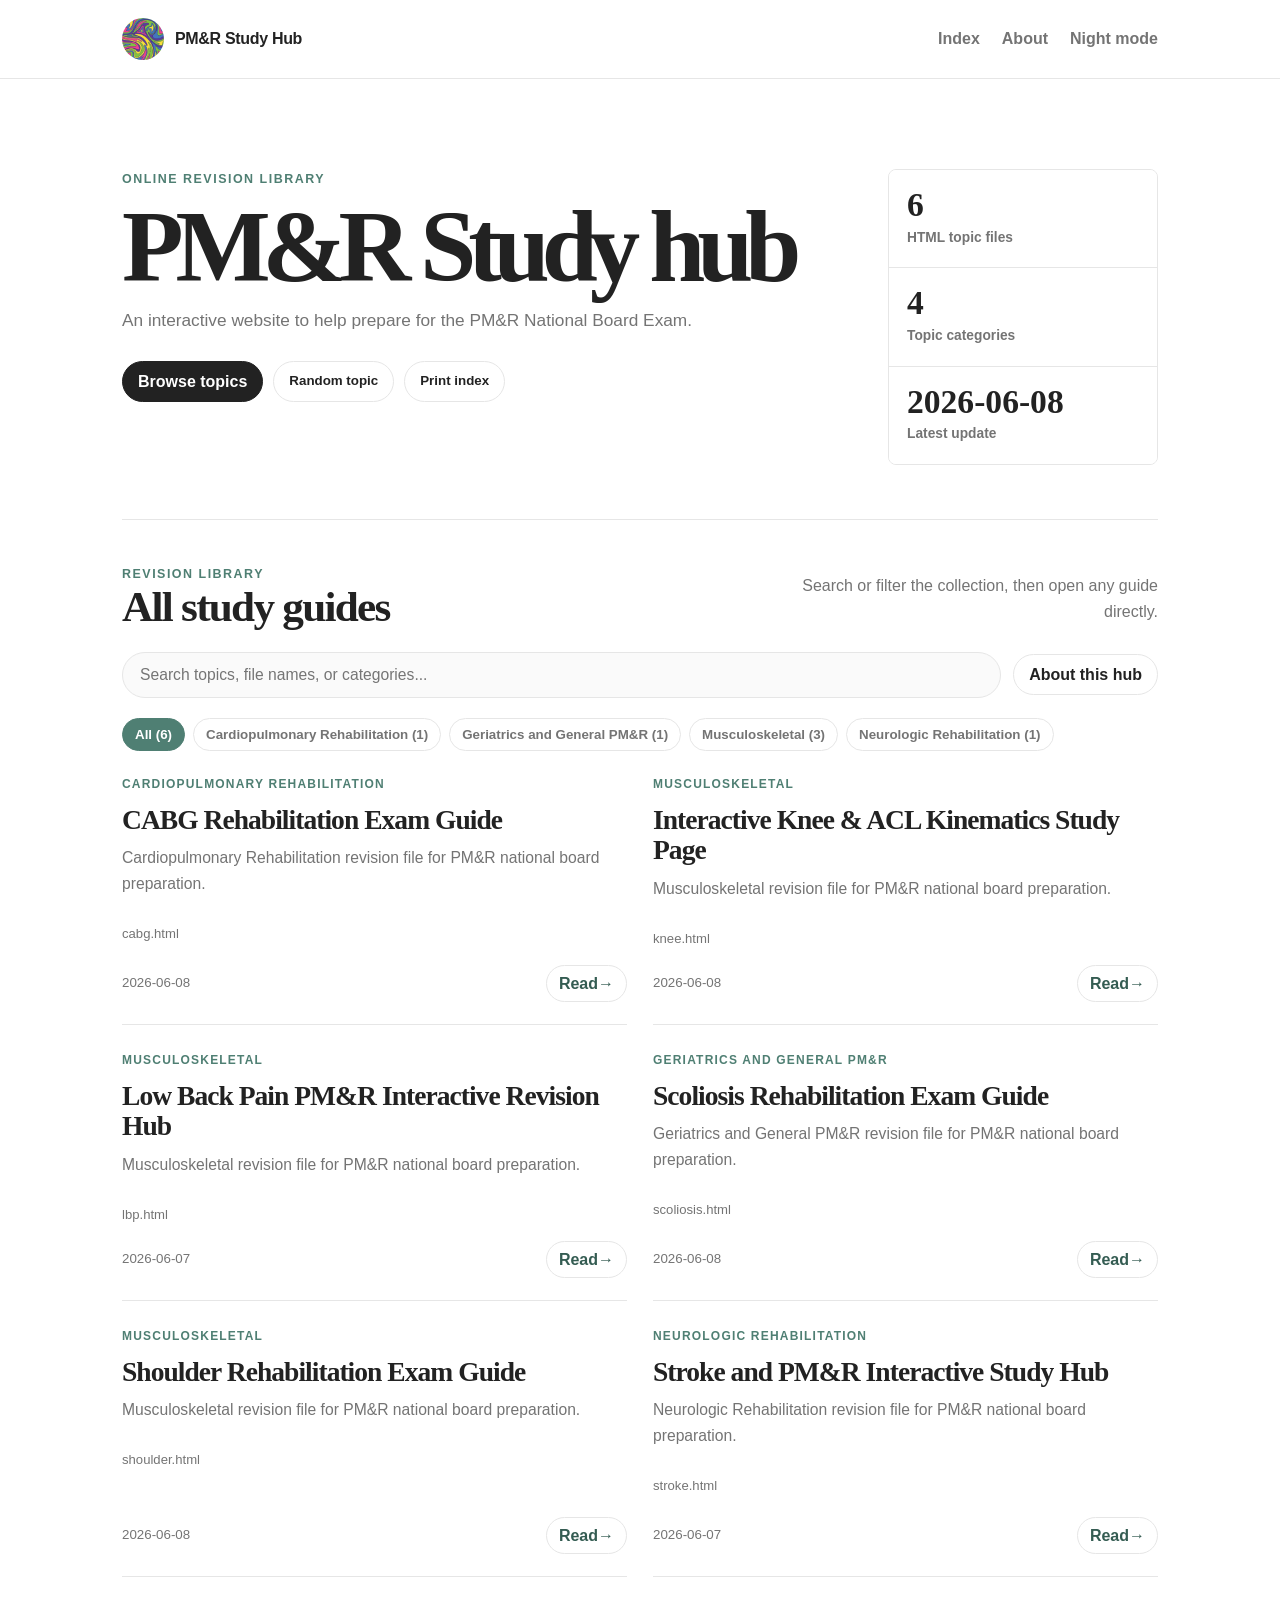
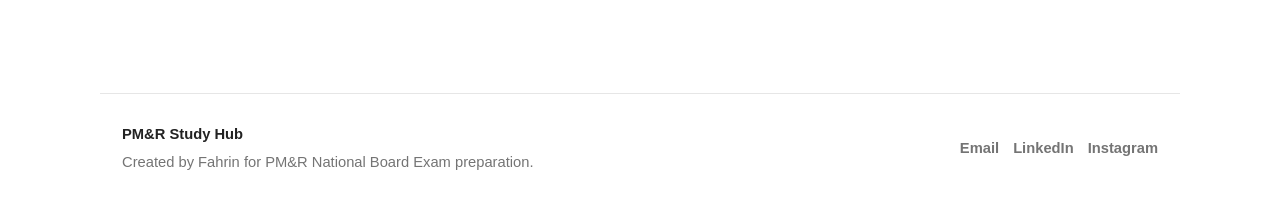
<file: index.html>
<!doctype html>
<html lang="en" data-theme="light">
<head>
  <meta charset="utf-8">
  <meta name="viewport" content="width=device-width, initial-scale=1">
  <title>PM&R Study Hub</title>
  <link rel="stylesheet" href="assets/style.css">
  <link rel="icon" href="assets/favicon.ico" sizes="any">
<link rel="icon" type="image/png" href="assets/favicon.png">
<link rel="apple-touch-icon" href="assets/apple-touch-icon.png">
  <script defer src="assets/topics.js"></script>
  <script defer src="assets/app.js"></script>
</head>
<body>
  <header class="site-header">
    <nav class="nav">
      <a class="brand" href="index.html">
       <span class="logo image-logo">
  <img src="assets/site-icon.png" alt="" aria-hidden="true">
</span>
        <span>PM&R Study Hub</span>
      </a>
      <div class="nav-links">
        <a href="index.html">Index</a>
        <a href="about.html">About</a>
        <button class="icon-button" id="themeBtn" type="button">Night mode</button>
      </div>
    </nav>
  </header>

  <main class="container">
    <section class="hero">
      <div class="hero-card">
        <div class="kicker">Online Revision Library</div>
        <h1>PM&R Study hub</h1>
        <p>An interactive website to help prepare for the PM&R National Board Exam.</p>
        <div class="hero-actions">
          <a class="primary-button" href="#topics">Browse topics</a>
          <button class="secondary-button" id="randomBtn" type="button">Random topic</button>
          <button class="secondary-button" id="printBtn" type="button">Print index</button>
        </div>
      </div>

      <aside class="stats-panel panel" aria-label="Library summary">
        <div class="stat">
          <div class="stat-value" id="topicCount">0</div>
          <div class="stat-label">HTML topic files</div>
        </div>
        <div class="stat">
          <div class="stat-value" id="categoryCount">0</div>
          <div class="stat-label">Topic categories</div>
        </div>
        <div class="stat">
          <div class="stat-value" id="lastUpdated">-</div>
          <div class="stat-label">Latest update</div>
        </div>
      </aside>
    </section>

    <section id="topics" class="topics-section">
      <div class="section-heading">
        <div>
          <p class="eyebrow">Revision library</p>
          <h2>All study guides</h2>
        </div>
        <p class="section-note">Search or filter the collection, then open any guide directly.</p>
      </div>

      <div class="toolbar">
        <input class="search" id="searchInput" type="search" placeholder="Search topics, file names, or categories..." autocomplete="off">
        <a class="secondary-button" href="about.html">About this hub</a>
      </div>

      <div class="category-tabs" id="categoryTabs" aria-label="Topic categories"></div>

      <div class="empty" id="emptyState" style="display: none;">
        No matching topic found. Try another keyword or rebuild the index after adding files.
      </div>

      <div class="grid" id="topicGrid"></div>
    </section>
  </main>

 <footer class="footer site-footer">
  <div class="footer-inner">
    <div>
      <strong>PM&R Study Hub</strong>
      <p>Created by Fahrin for PM&R National Board Exam preparation.</p>
    </div>

    <div class="footer-links" aria-label="Contact links">
      <a href="mailto:fahrin.andiwijaya@outlook.com">Email</a>
      <a href="https://uk.linkedin.com/in/fahrin-andiwijaya-b76a451b0" target="_blank" rel="noopener noreferrer">LinkedIn</a>
      <a href="https://www.instagram.com/fahrinandi/" target="_blank" rel="noopener noreferrer">Instagram</a>
    </div>
  </div>
</footer>
</body>
</html>
</file>
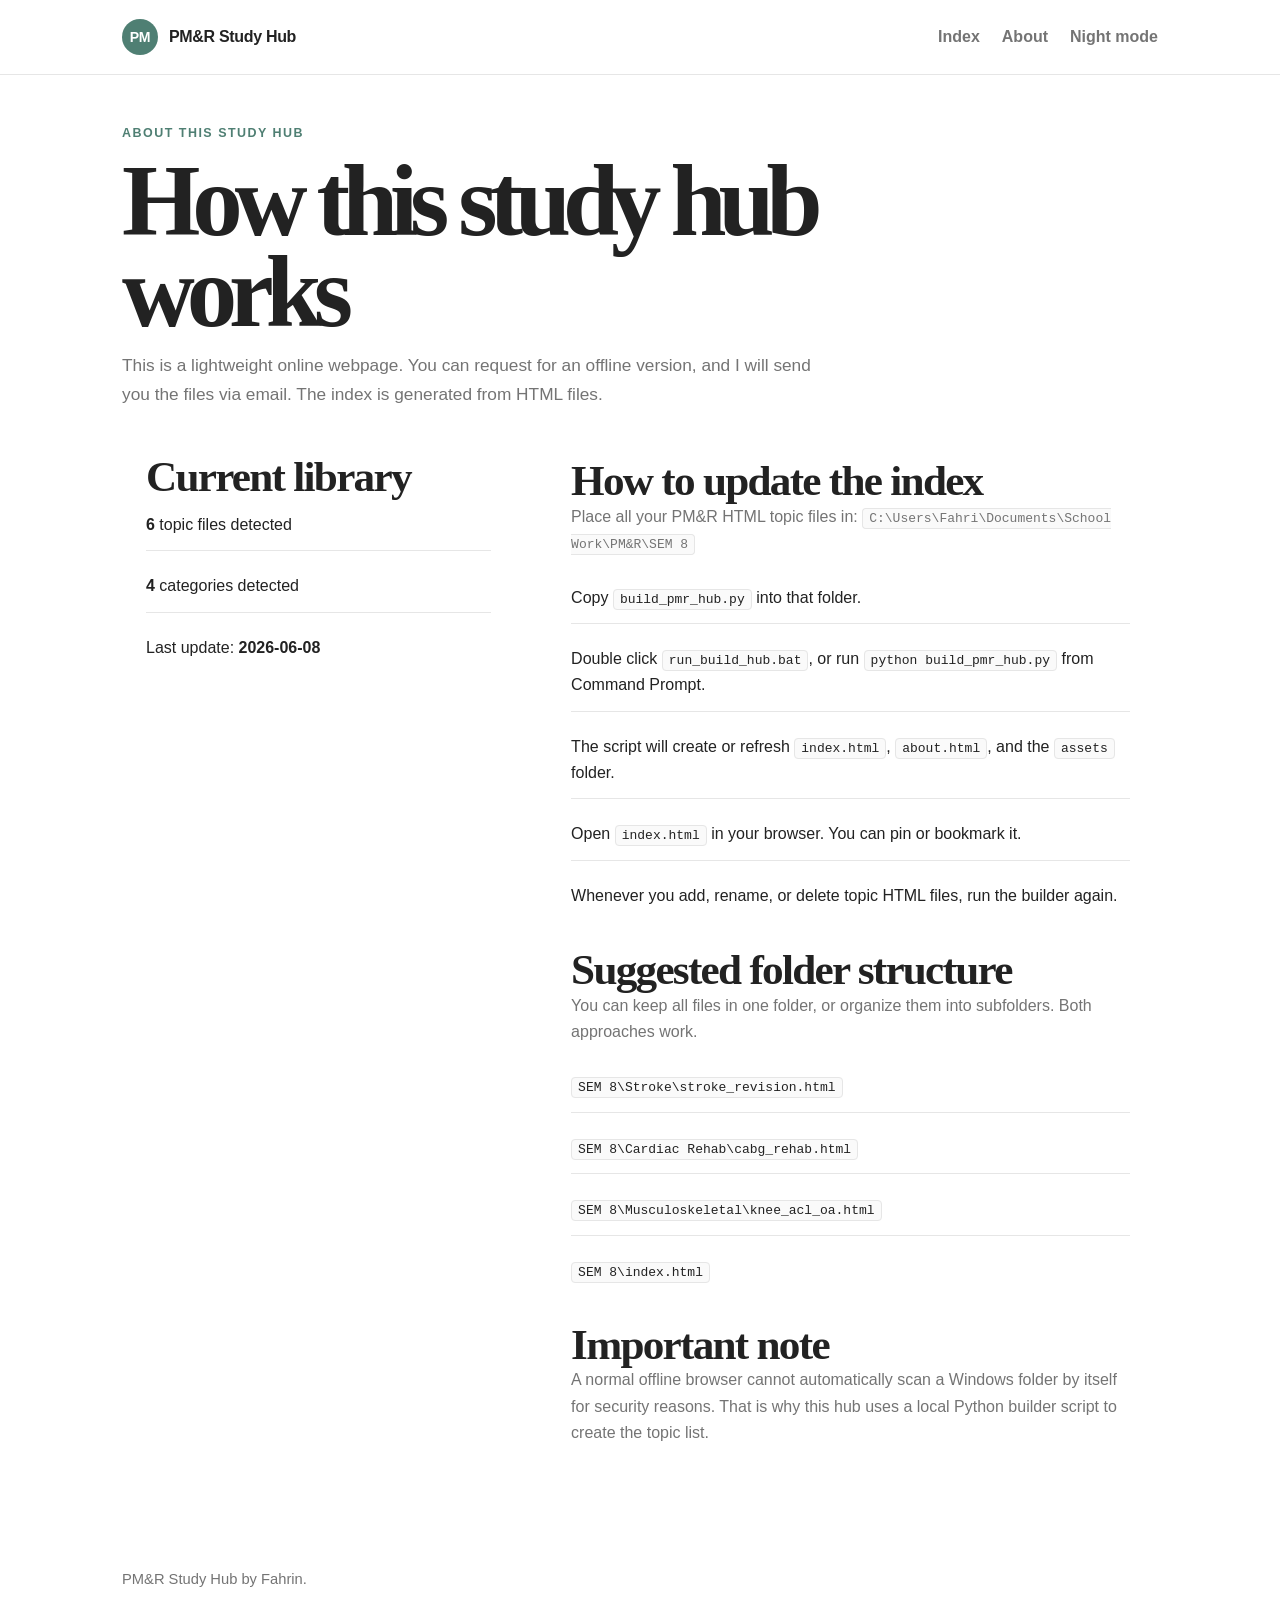
<file: about.html>
<!doctype html>
<html lang="en" data-theme="light">
<head>
  <meta charset="utf-8">
  <meta name="viewport" content="width=device-width, initial-scale=1">
  <title>About - PM&R Study Hub by Fahrin</title>
  <link rel="stylesheet" href="assets/style.css">
  <script defer src="assets/topics.js"></script>
  <script defer src="assets/app.js"></script>
</head>
<body>
  <header class="site-header">
    <nav class="nav">
      <a class="brand" href="index.html">
        <span class="logo">PM</span>
        <span>PM&R Study Hub</span>
      </a>
      <div class="nav-links">
        <a href="index.html">Index</a>
        <a href="about.html">About</a>
        <button class="icon-button" id="themeBtn" type="button">Night mode</button>
      </div>
    </nav>
  </header>

  <main class="container">
    <section class="hero-card">
      <div class="kicker">About this study hub</div>
      <h1>How this study hub works</h1>
      <p>
        This is a lightweight online webpage. You can request for an offline version, and I will send you the files via email.
        The index is generated from HTML files.
      </p>
    </section>

    <section class="about-layout" style="margin-top: 22px;">
      <aside class="panel" style="padding: 24px;">
        <h2>Current library</h2>
        <ul class="list">
          <li><strong id="topicCount">0</strong> topic files detected</li>
          <li><strong id="categoryCount">0</strong> categories detected</li>
          <li>Last update: <strong id="lastUpdated">-</strong></li>
        </ul>
      </aside>

      <article class="panel" style="padding: 28px;">
        <h2>How to update the index</h2>
        <p>
          Place all your PM&R HTML topic files in:
          <code>C:\Users\Fahri\Documents\School Work\PM&R\SEM 8</code>
        </p>

        <ul class="list">
          <li>Copy <code>build_pmr_hub.py</code> into that folder.</li>
          <li>Double click <code>run_build_hub.bat</code>, or run <code>python build_pmr_hub.py</code> from Command Prompt.</li>
          <li>The script will create or refresh <code>index.html</code>, <code>about.html</code>, and the <code>assets</code> folder.</li>
          <li>Open <code>index.html</code> in your browser. You can pin or bookmark it.</li>
          <li>Whenever you add, rename, or delete topic HTML files, run the builder again.</li>
        </ul>

        <h2 style="margin-top: 26px;">Suggested folder structure</h2>
        <p>You can keep all files in one folder, or organize them into subfolders. Both approaches work.</p>
        <ul class="list">
          <li><code>SEM 8\Stroke\stroke_revision.html</code></li>
          <li><code>SEM 8\Cardiac Rehab\cabg_rehab.html</code></li>
          <li><code>SEM 8\Musculoskeletal\knee_acl_oa.html</code></li>
          <li><code>SEM 8\index.html</code></li>
        </ul>

        <h2 style="margin-top: 26px;">Important note</h2>
        <p>
          A normal offline browser cannot automatically scan a Windows folder by itself for security reasons.
          That is why this hub uses a local Python builder script to create the topic list.
        </p>
      </article>
    </section>
  </main>

  <footer class="footer">
    PM&R Study Hub by Fahrin.
  </footer>
</body>
</html>
</file>
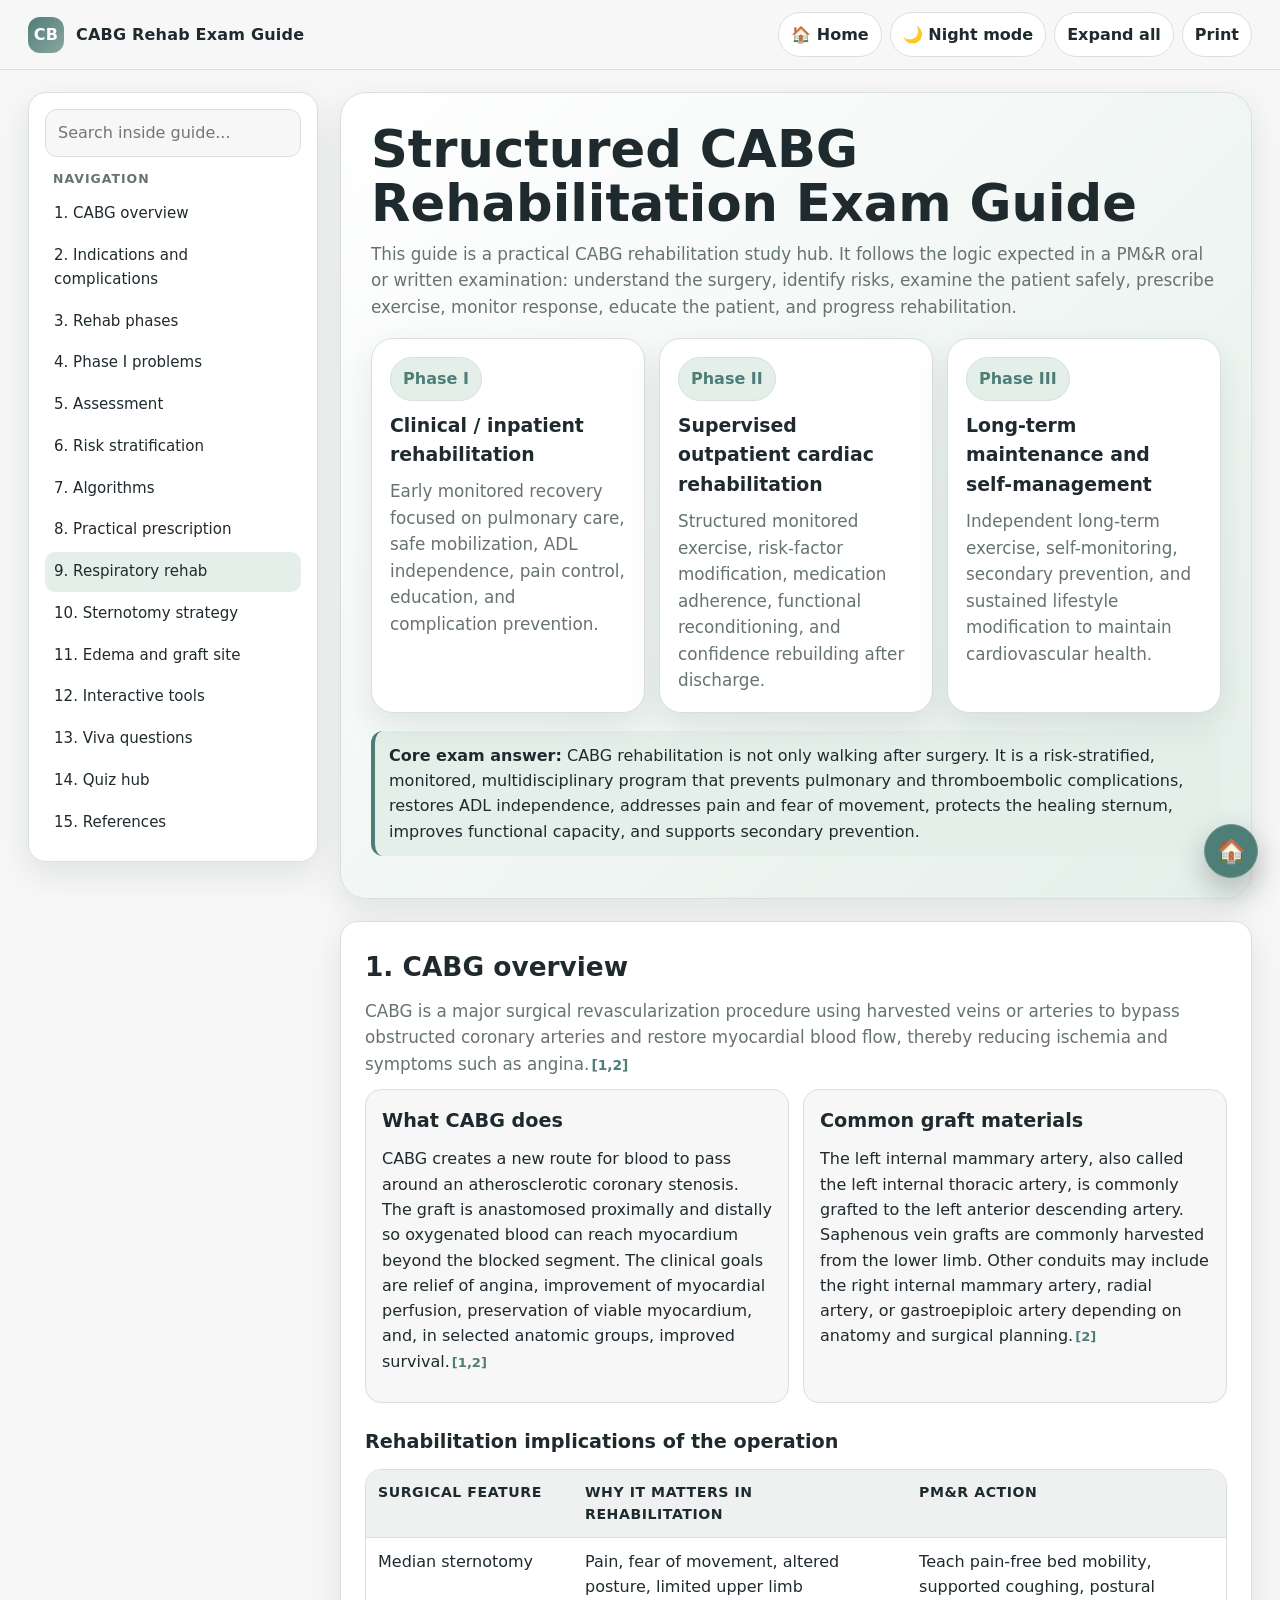
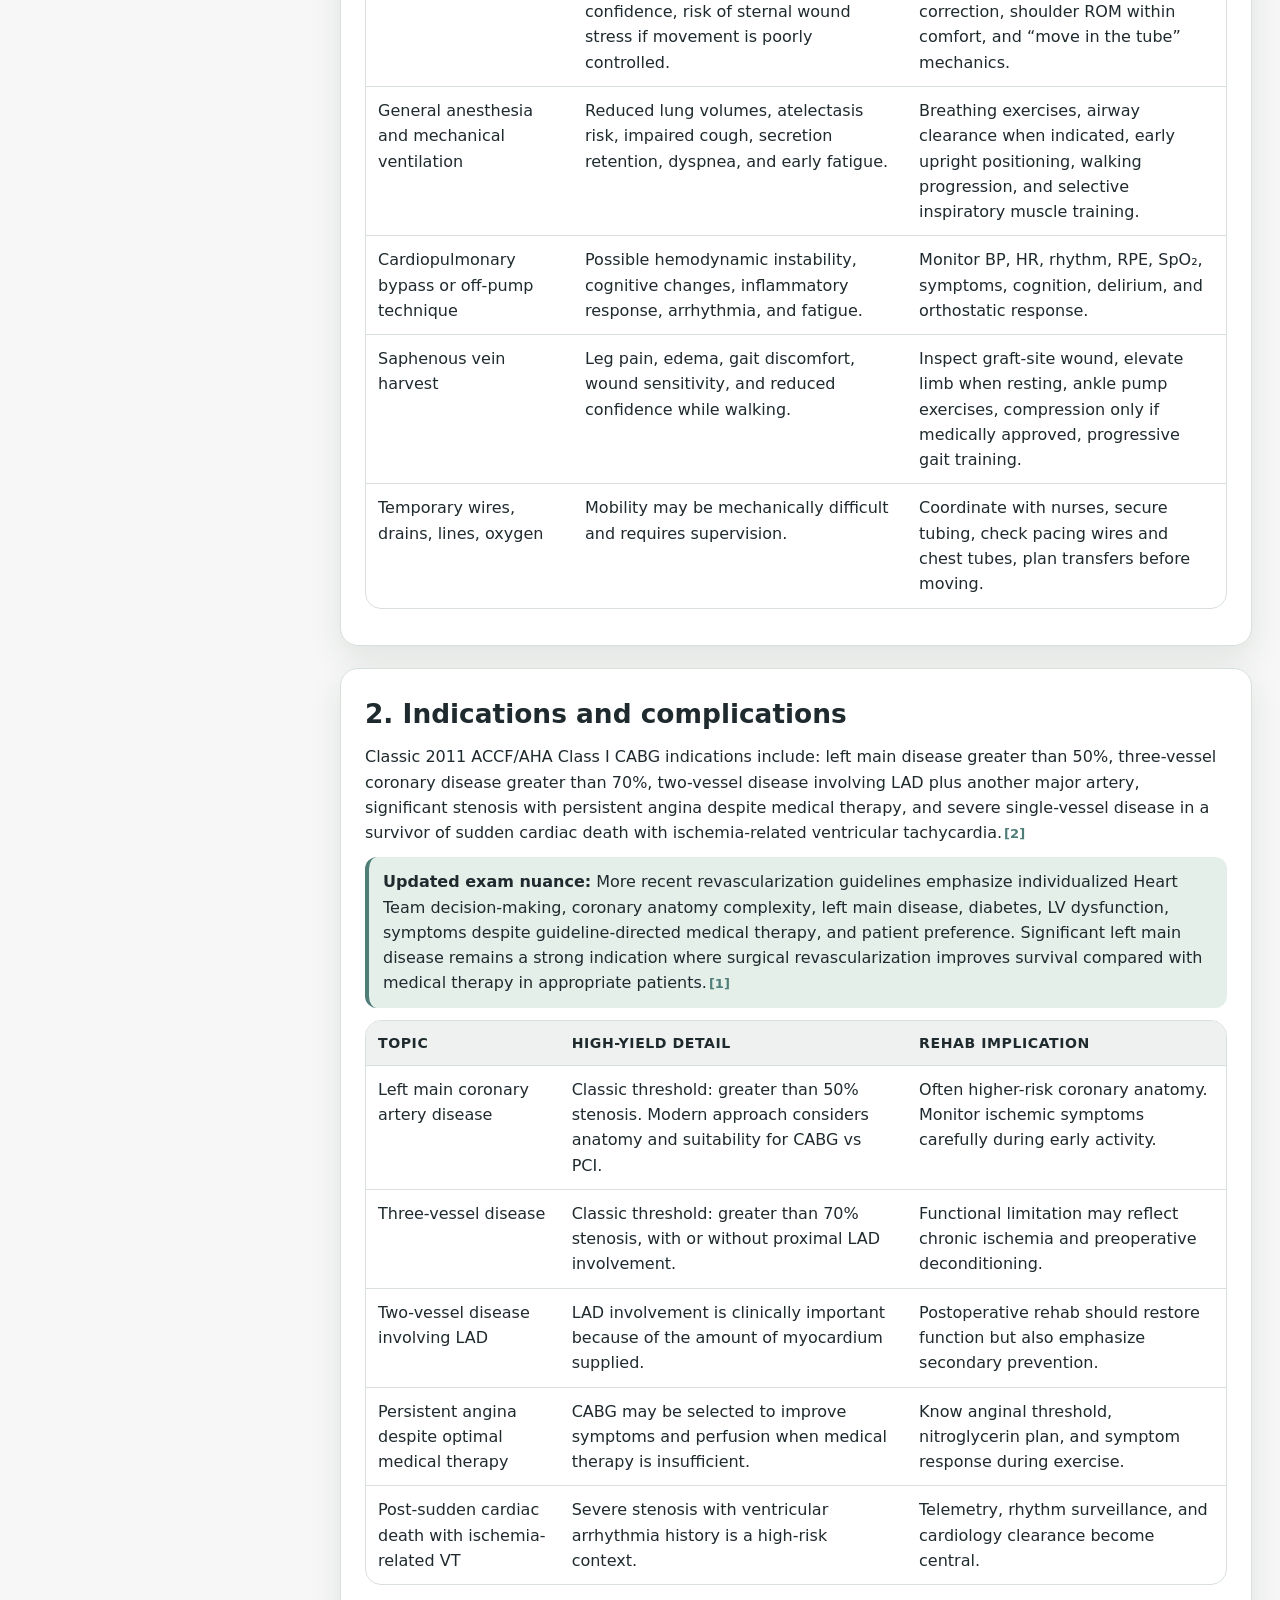
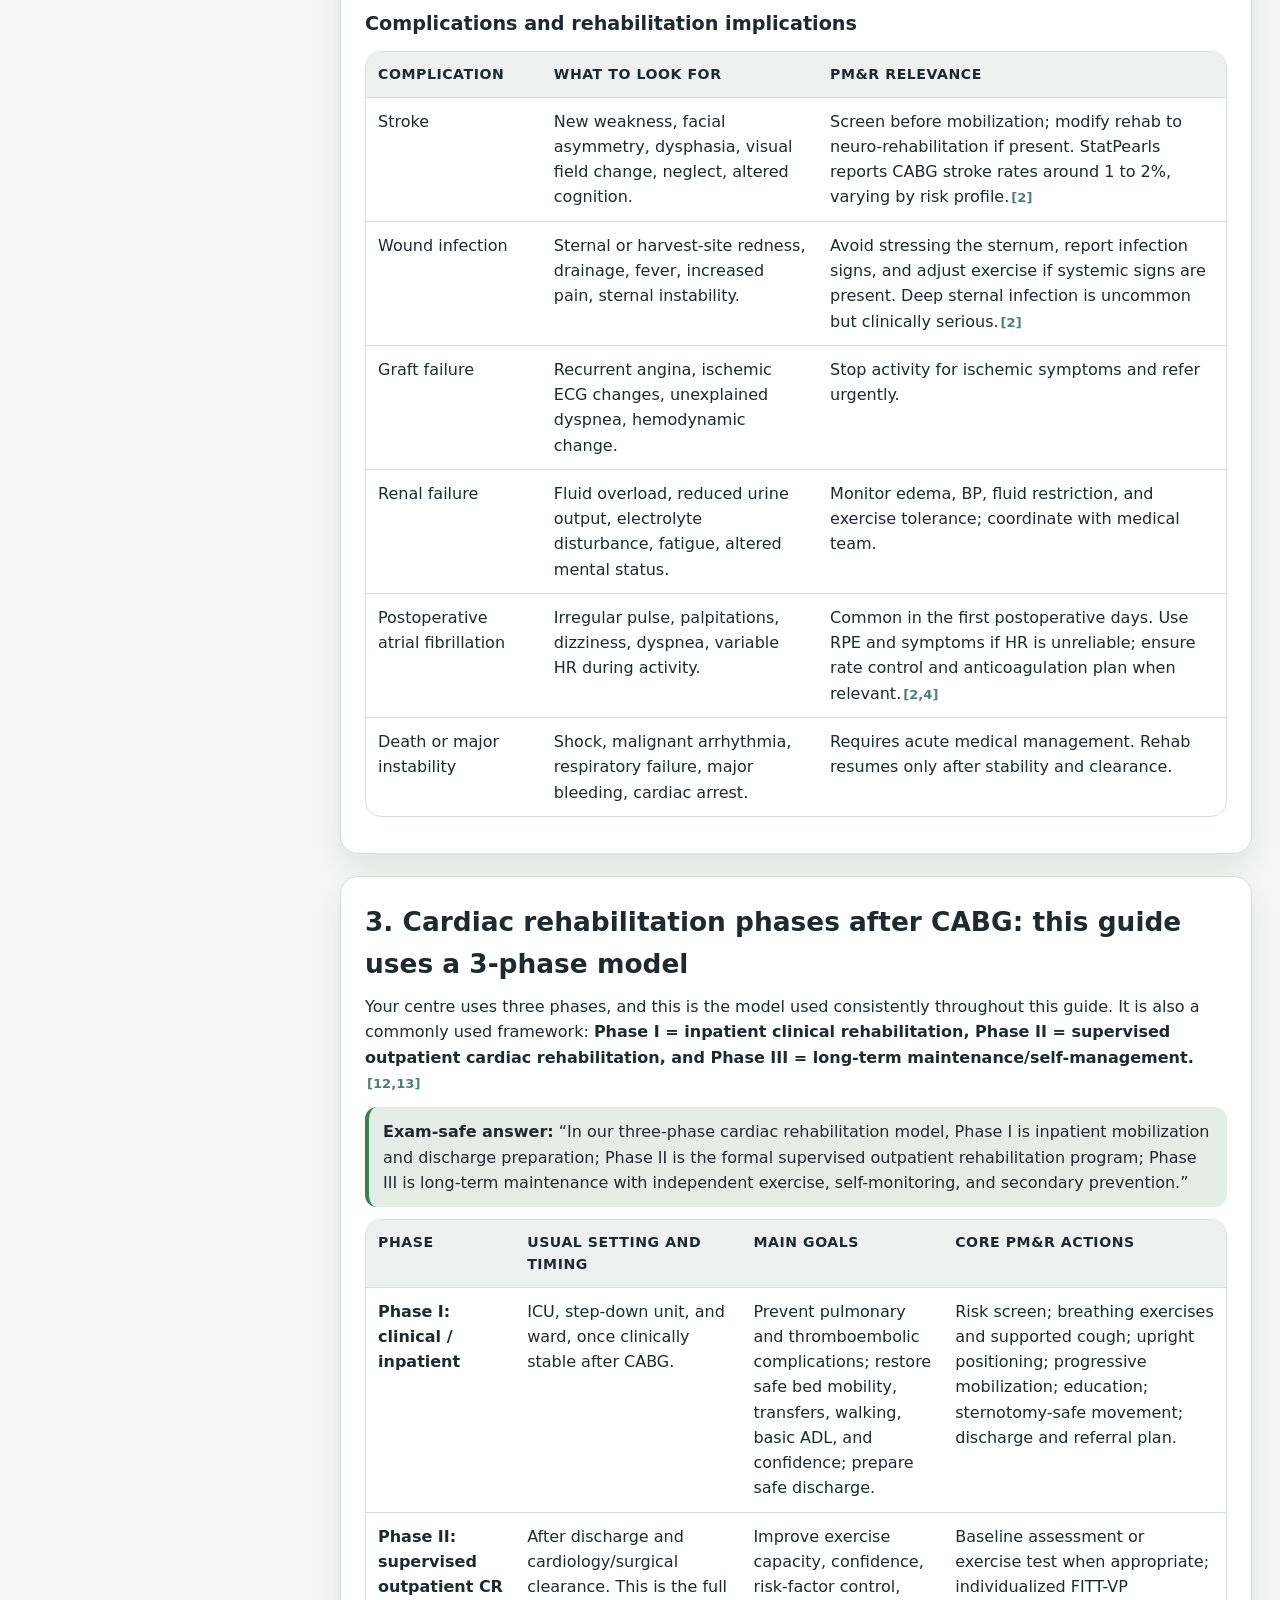
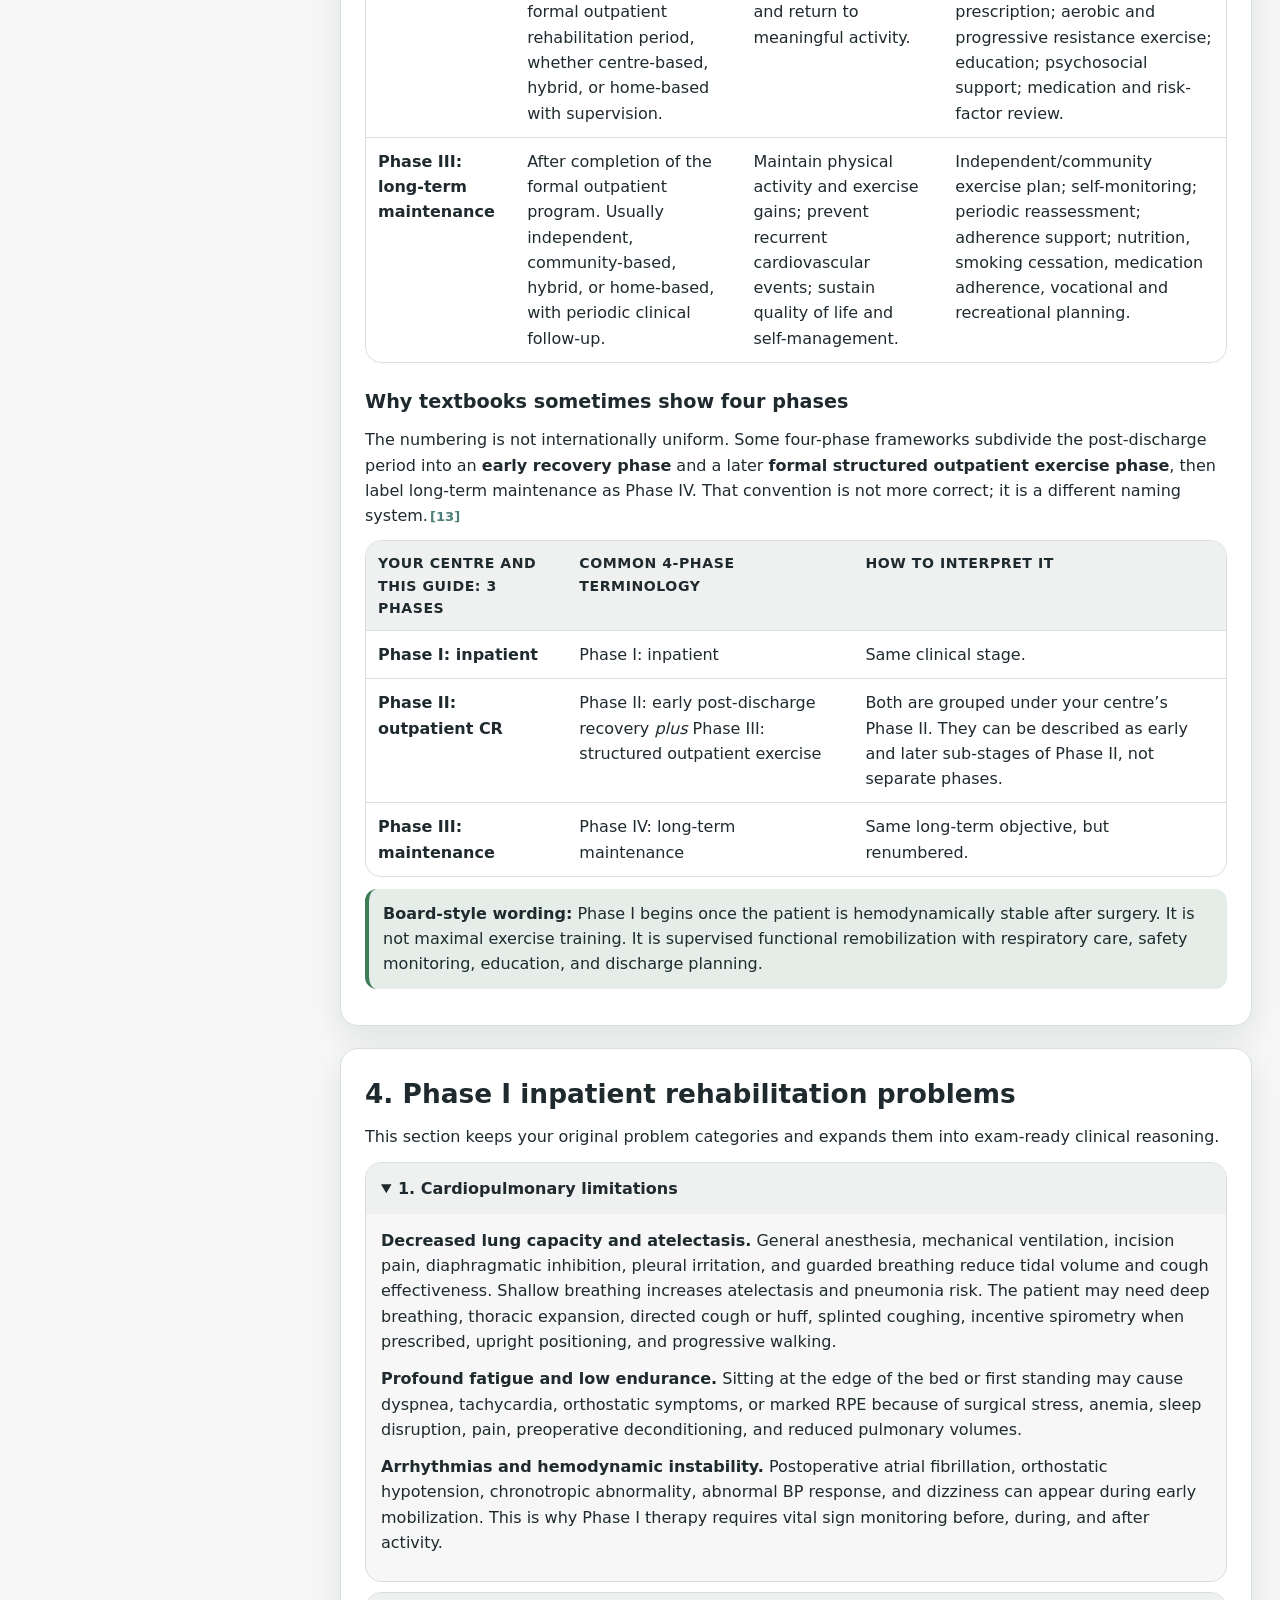
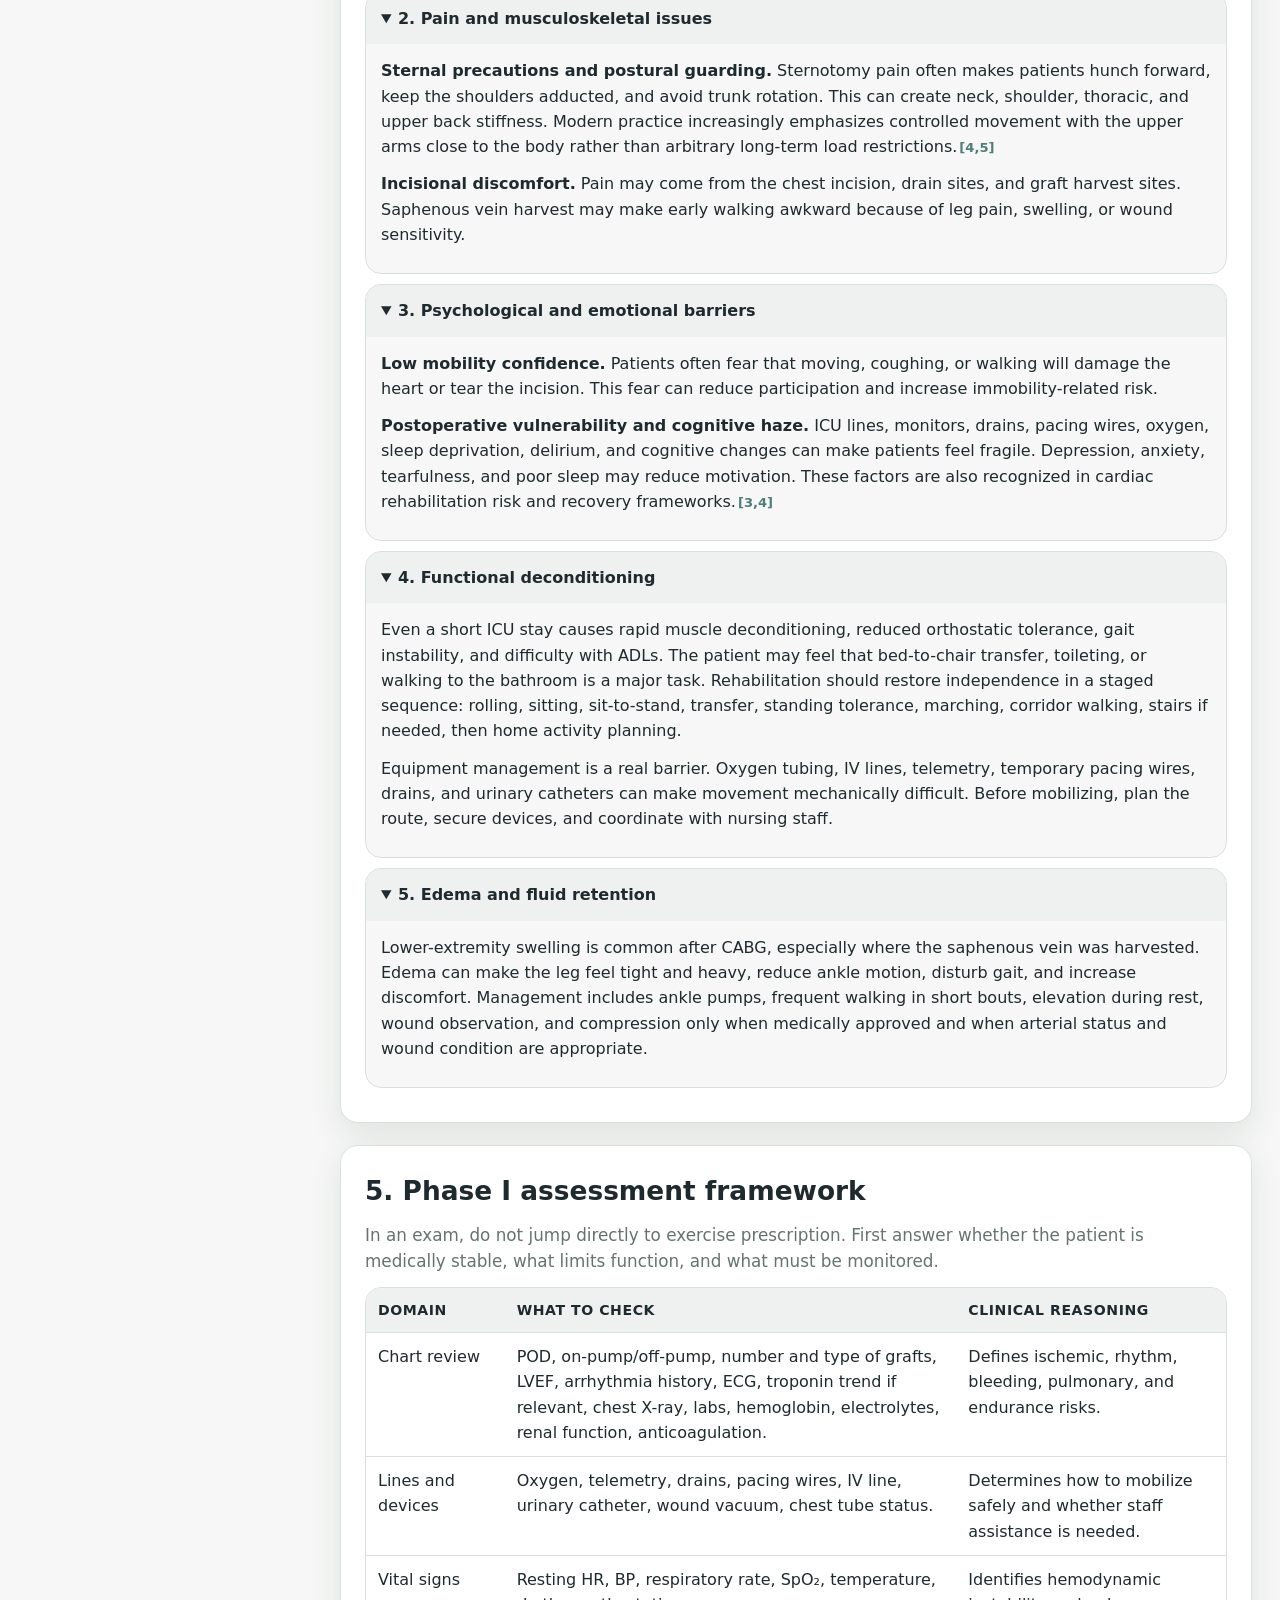
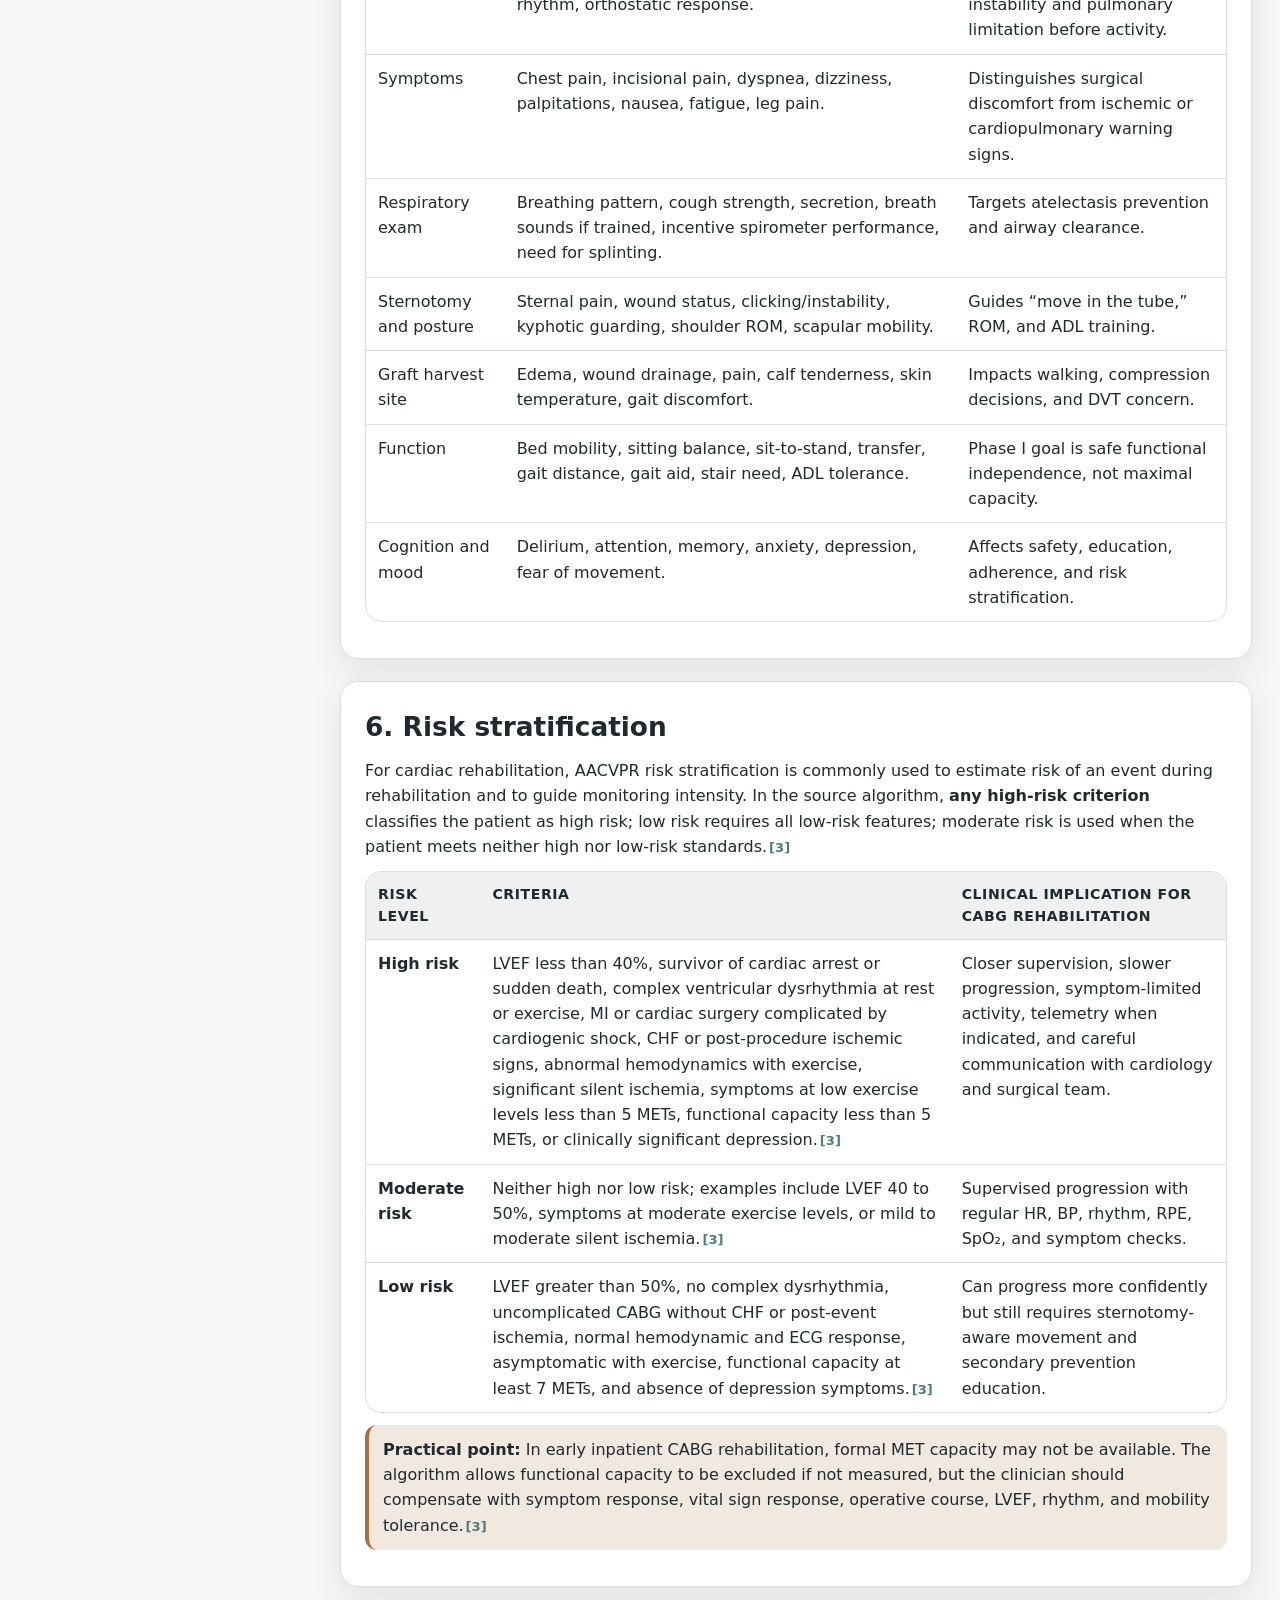
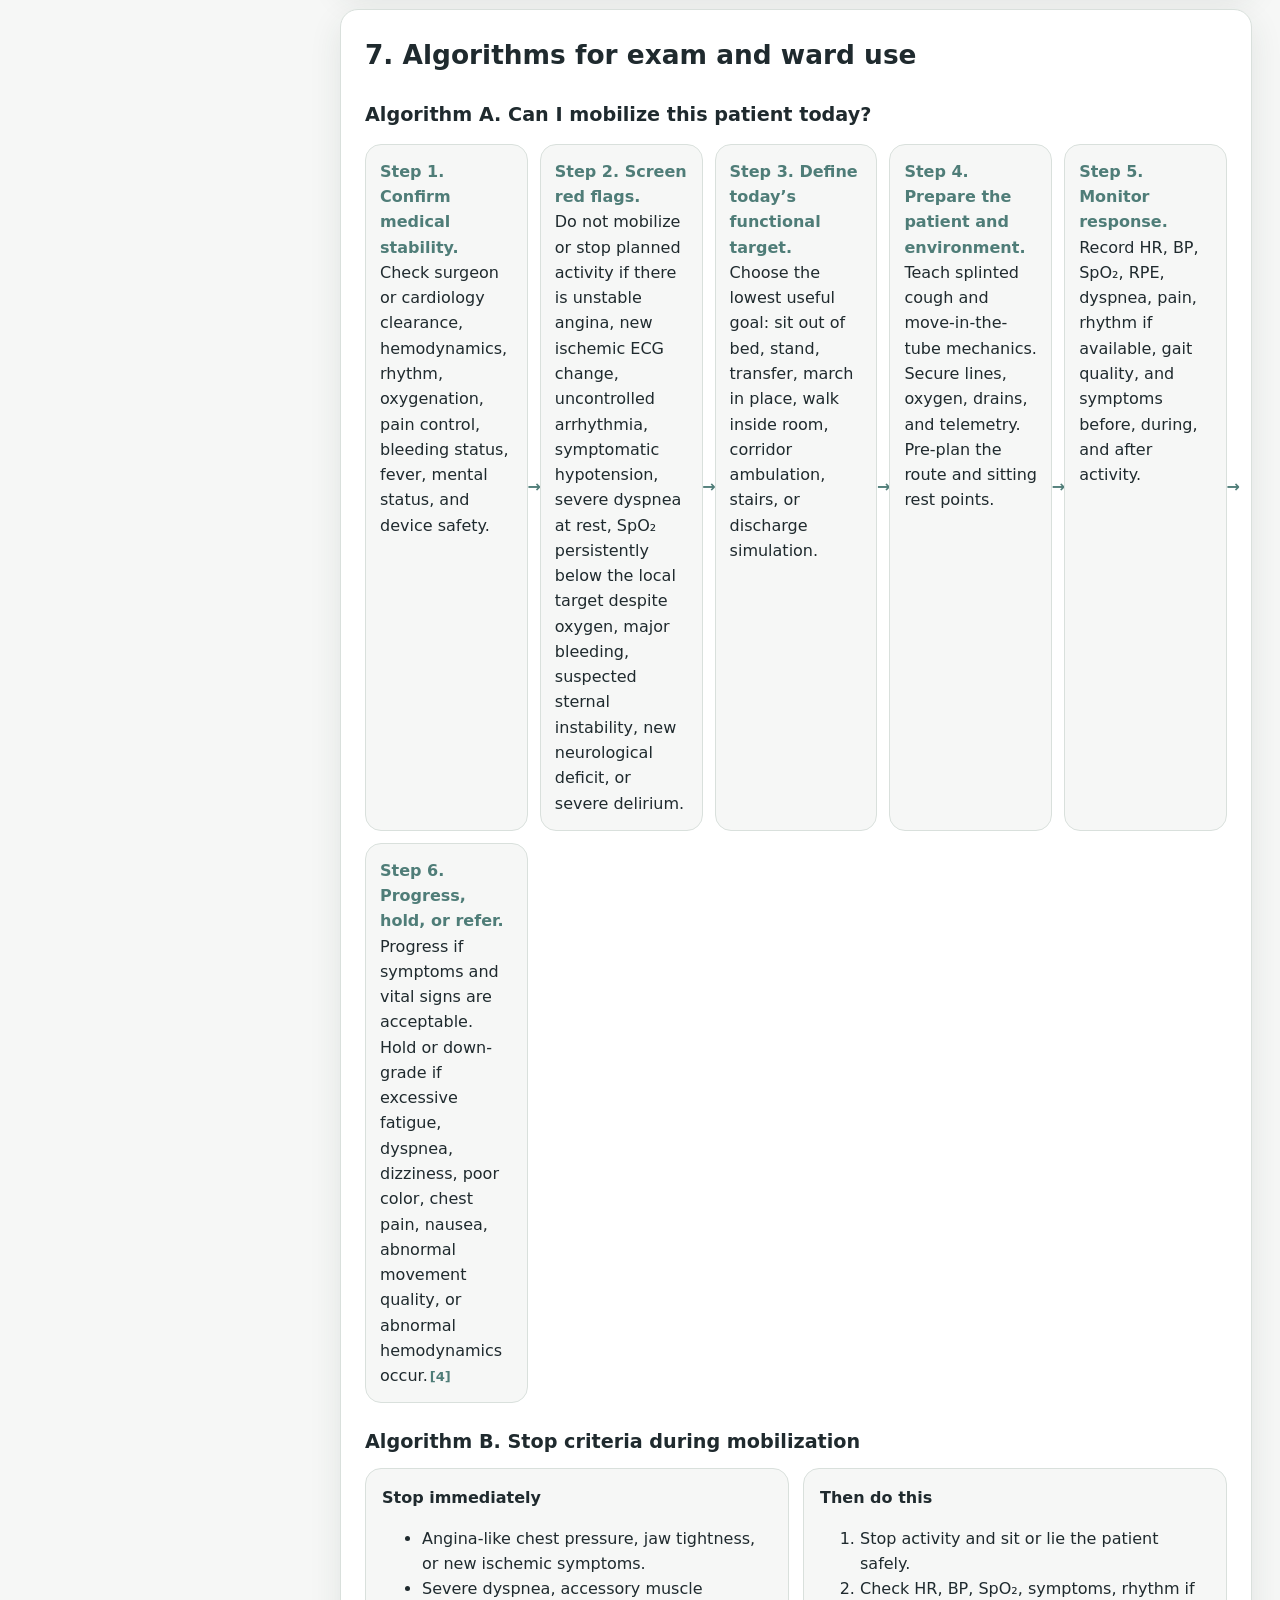
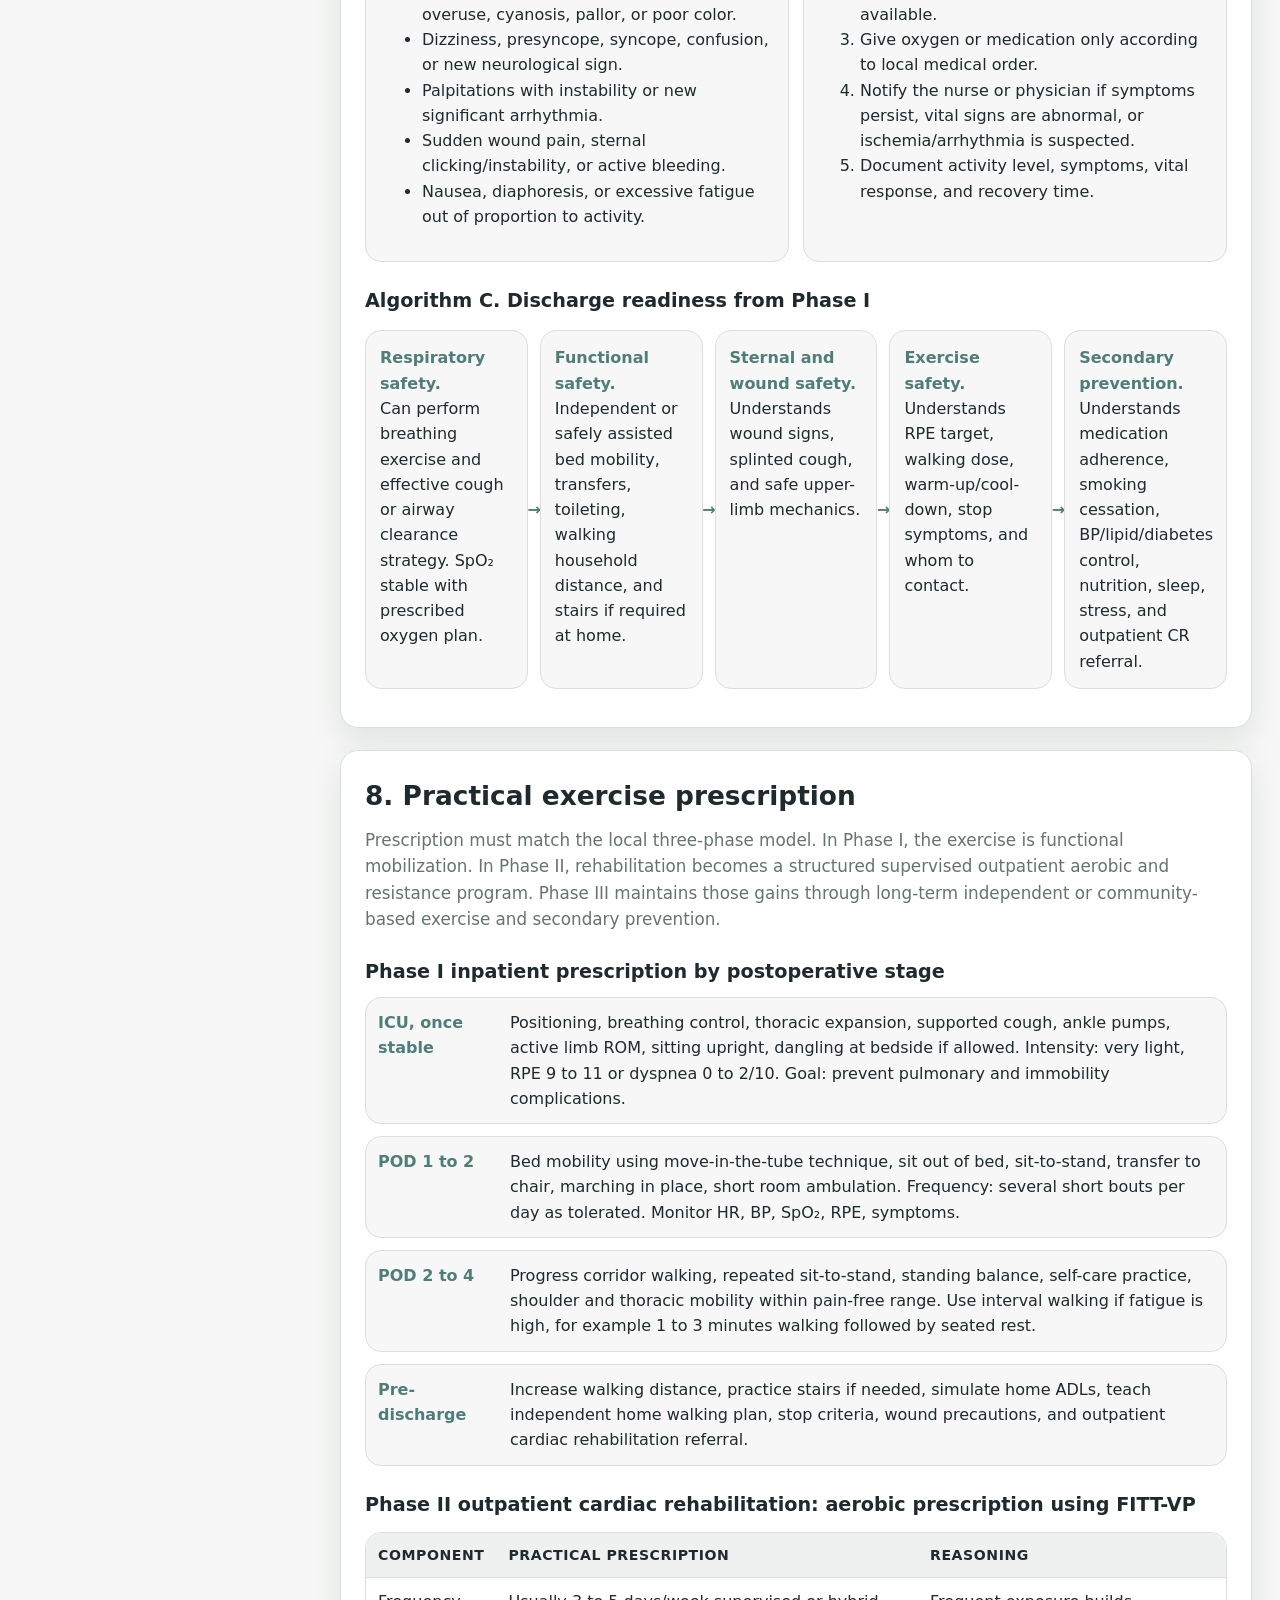
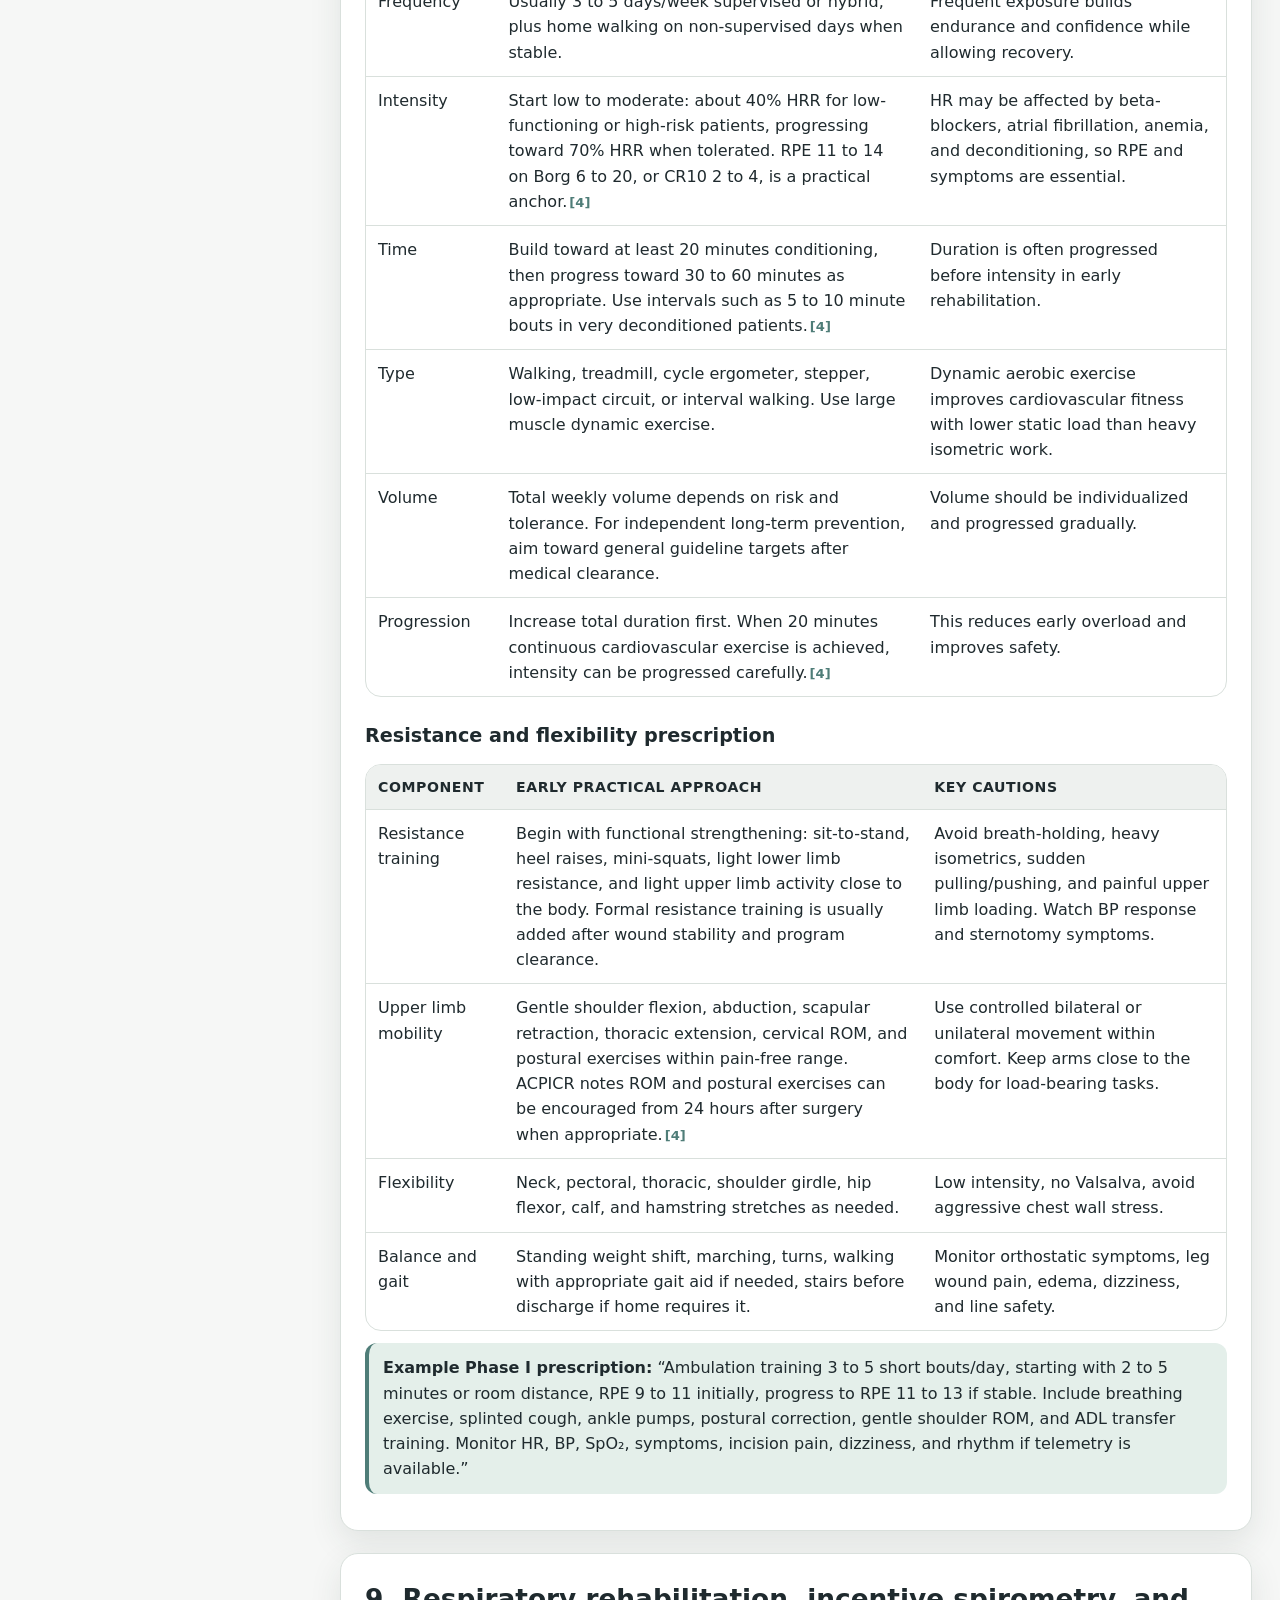
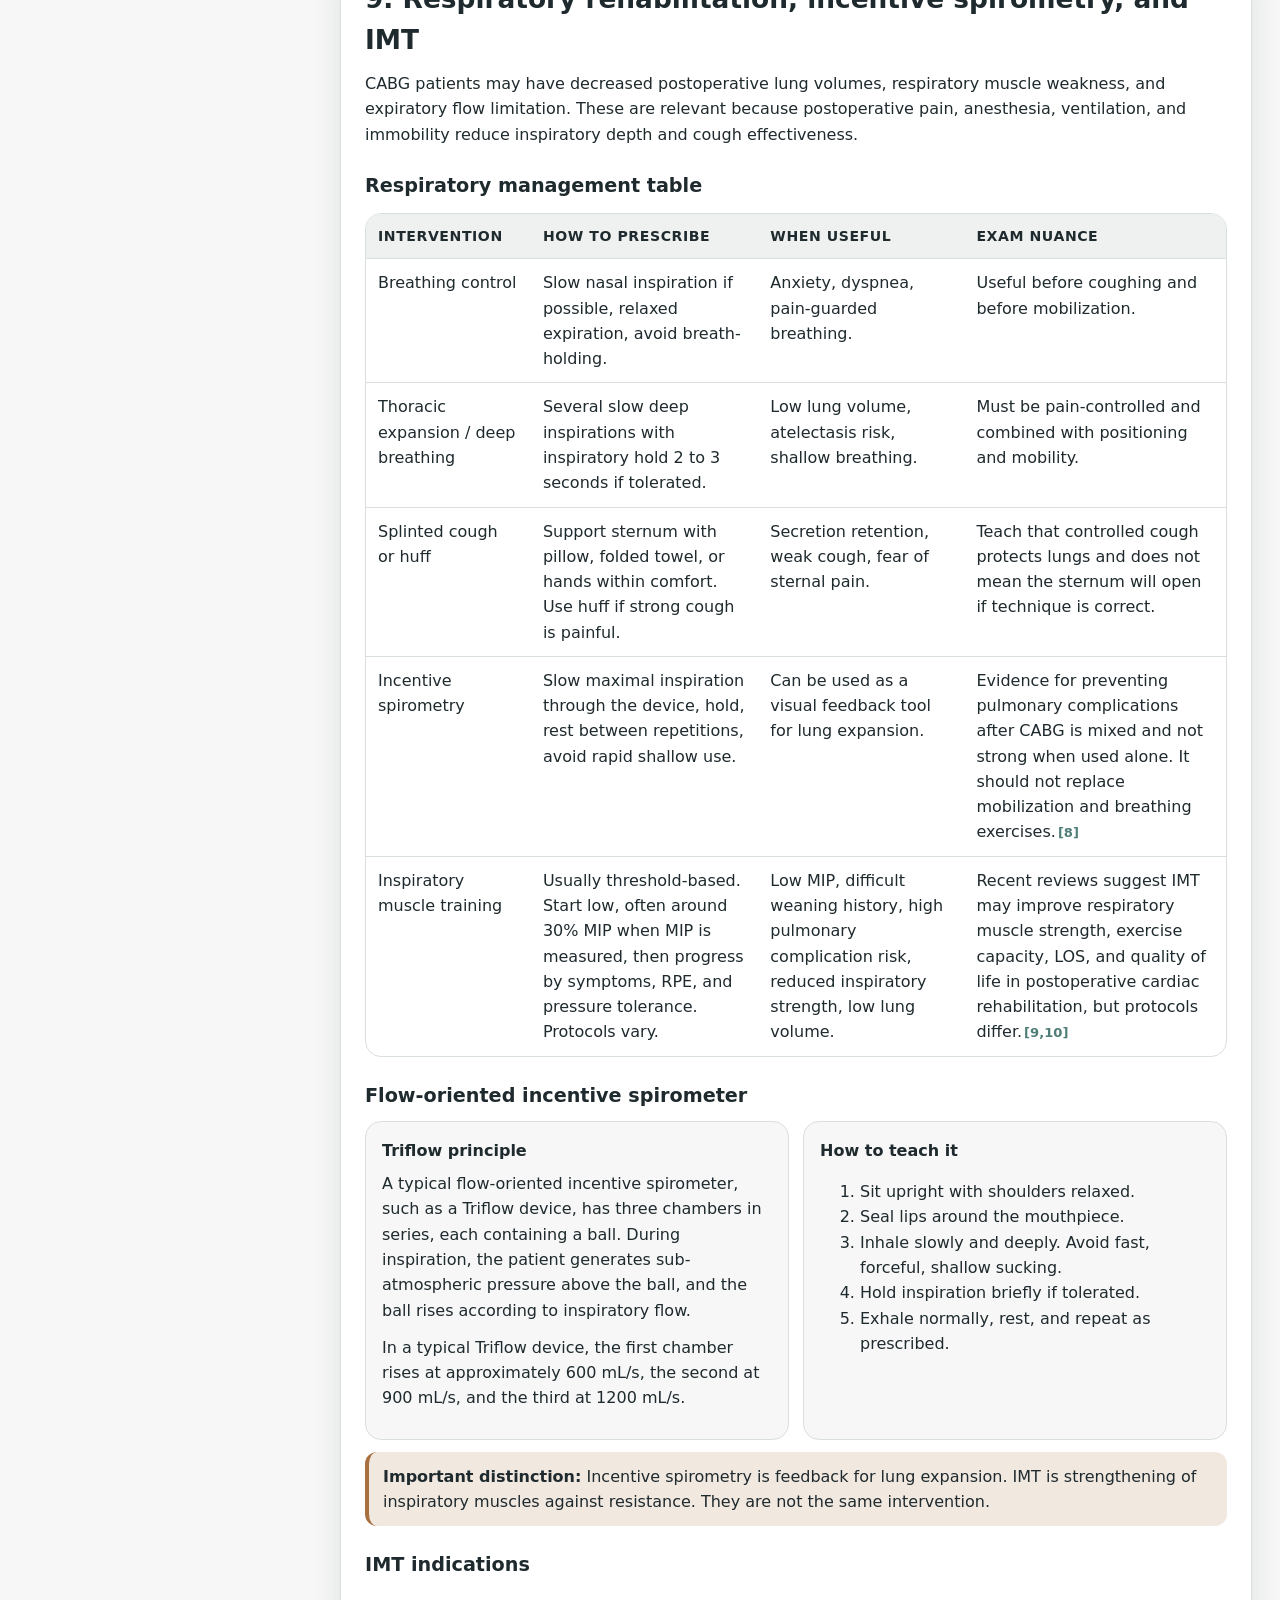
<file: cabg_v2.html>
<!DOCTYPE html>

<html data-theme="light" lang="en">
<head>
<meta charset="utf-8"/>
<meta content="width=device-width, initial-scale=1.0" name="viewport"/>
<title>CABG Rehabilitation Exam Guide</title>
<style>
:root{
  --bg:#f6f7f6;
  --panel:#ffffff;
  --panel2:#eef1ef;
  --ink:#1f2a2e;
  --muted:#66736f;
  --accent:#4f7d78;
  --accent2:#8aa89f;
  --accent3:#e4efea;
  --warn:#a86f3f;
  --danger:#9b4141;
  --success:#3e7b57;
  --line:#d9e0dc;
  --shadow:0 12px 32px rgba(38,54,47,.10);
  --radius:18px;
  --code:#203032;
}
html[data-theme="dark"]{
  --bg:#111715;
  --panel:#18201d;
  --panel2:#222c28;
  --ink:#edf2ee;
  --muted:#adbab4;
  --accent:#8fc8bb;
  --accent2:#5a8179;
  --accent3:#283a34;
  --warn:#e0b475;
  --danger:#e08d8d;
  --success:#91cfaa;
  --line:#34413c;
  --shadow:0 12px 32px rgba(0,0,0,.30);
  --code:#d8fff5;
}
*{box-sizing:border-box}
html{scroll-behavior:smooth}
body{margin:0;background:var(--bg);color:var(--ink);font-family:Inter,ui-sans-serif,system-ui,-apple-system,BlinkMacSystemFont,"Segoe UI",sans-serif;line-height:1.58}
a{color:var(--accent);text-decoration:none} a:hover{text-decoration:underline}
.topbar{position:sticky;top:0;z-index:20;background:color-mix(in srgb,var(--bg) 85%,transparent);backdrop-filter:blur(12px);border-bottom:1px solid var(--line)}
.topbar-inner{max-width:1260px;margin:auto;padding:12px 18px;display:flex;gap:12px;align-items:center;justify-content:space-between}
.brand{display:flex;gap:12px;align-items:center;font-weight:800;letter-spacing:.2px}.brand .logo{width:36px;height:36px;border-radius:12px;background:linear-gradient(135deg,var(--accent),var(--accent2));display:grid;place-items:center;color:#fff;font-weight:900}.toolbar{display:flex;gap:8px;flex-wrap:wrap}
button,.btn{border:1px solid var(--line);background:var(--panel);color:var(--ink);border-radius:999px;padding:9px 12px;cursor:pointer;font:inherit;font-weight:650;box-shadow:none}button:hover,.btn:hover{border-color:var(--accent);text-decoration:none}.btn-primary,.primary-btn{background:var(--accent);color:#fff;border-color:var(--accent)}
.layout{max-width:1260px;margin:0 auto;display:grid;grid-template-columns:290px 1fr;gap:22px;padding:22px 18px 70px;min-height:0}
aside{position:sticky;top:72px;align-self:start;max-height:calc(100vh - 90px);overflow:auto;background:var(--panel);border:1px solid var(--line);border-radius:var(--radius);box-shadow:var(--shadow);padding:16px}
.search{margin:0 0 12px}.search input,input,select,textarea{width:100%;border:1px solid var(--line);background:var(--bg);color:var(--ink);border-radius:12px;padding:10px 12px;font:inherit}
.nav-label{font-size:.78rem;color:var(--muted);text-transform:uppercase;letter-spacing:.08em;margin:4px 8px 6px;font-weight:800}nav a{display:block;padding:8px 9px;border-radius:10px;color:var(--ink);font-size:.94rem;margin:2px 0}nav a:hover{background:var(--accent3);text-decoration:none}
main{min-width:0;max-width:none;width:auto;padding:0}.hero{background:linear-gradient(135deg,var(--panel),var(--accent3));border:1px solid var(--line);border-radius:26px;box-shadow:var(--shadow);padding:30px;margin:0 0 22px}.hero h2{font-size:clamp(2rem,4vw,3.35rem);line-height:1.05;margin:0 0 10px;color:var(--ink)}.hero p{max-width:950px;color:var(--muted);font-size:1.05rem}
.meta{display:flex;gap:8px;flex-wrap:wrap;margin-top:16px}.pill{display:inline-flex;gap:6px;align-items:center;border:1px solid var(--line);background:color-mix(in srgb,var(--panel) 82%,var(--accent3));padding:7px 10px;border-radius:999px;font-size:.88rem;color:var(--ink)}
section.card{background:var(--panel);border:1px solid var(--line);border-radius:var(--radius);box-shadow:var(--shadow);padding:24px;margin:0 0 22px}section.card h2{font-size:1.65rem;margin:0 0 10px;color:var(--ink)}h3{font-size:1.2rem;margin:24px 0 10px;color:var(--ink)}h4{margin:18px 0 8px;color:var(--ink)}p{margin:0 0 12px}.lead{font-size:1.05rem;color:var(--muted)}
.grid{display:grid;gap:14px}.grid.two{grid-template-columns:repeat(2,minmax(0,1fr))}.grid.three{grid-template-columns:repeat(3,minmax(0,1fr))}.mini-card{background:var(--bg);border:1px solid var(--line);border-radius:16px;padding:16px}.mini-card h3,.mini-card h4{margin-top:0}
.table-wrap{overflow:auto;border:1px solid var(--line);border-radius:16px;margin:12px 0;background:var(--panel)}table{width:100%;border-collapse:collapse;min-width:680px}th,td{padding:11px 12px;border-bottom:1px solid var(--line);vertical-align:top;text-align:left}th{background:var(--panel2);font-size:.88rem;text-transform:uppercase;letter-spacing:.04em;color:var(--ink)}tr:last-child td{border-bottom:0}
.note{border-left:4px solid var(--accent);background:var(--accent3);padding:12px 14px;border-radius:12px;margin:12px 0;color:var(--ink)}.warning{border-left-color:var(--warn);background:color-mix(in srgb,var(--warn) 16%,var(--panel))}.danger{border-left-color:var(--danger);background:color-mix(in srgb,var(--danger) 14%,var(--panel))}.success{border-left-color:var(--success);background:color-mix(in srgb,var(--success) 14%,var(--panel))}
.details,details{border:1px solid var(--line);background:var(--bg);border-radius:16px;margin:10px 0;overflow:hidden}.details summary,summary{cursor:pointer;padding:13px 15px;font-weight:800;background:color-mix(in srgb,var(--panel2) 80%,transparent);color:var(--ink)}.details summary::-webkit-details-marker{display:none}.details .content,details .inside{padding:14px 15px}
.tag{display:inline-block;background:var(--accent3);border:1px solid var(--line);border-radius:999px;padding:2px 7px;font-size:.78rem;margin:2px;color:var(--ink)}.citation{font-weight:700;color:var(--accent);font-size:.82em;white-space:nowrap;vertical-align:baseline;padding-left:2px}.source-note{font-size:.86rem;color:var(--muted)}
.algorithm{display:grid;grid-template-columns:repeat(5,minmax(120px,1fr));gap:12px;align-items:stretch;margin:14px 0}.step{position:relative;background:var(--bg);border:1px solid var(--line);border-radius:16px;padding:14px;min-height:112px}.step::after{content:"→";position:absolute;right:-14px;top:50%;transform:translateY(-50%);color:var(--accent);font-weight:900;margin:0}.step:last-child::after{content:""}.step strong{color:var(--accent)}
.split{display:grid;grid-template-columns:1.1fr .9fr;gap:16px}.tool{border:1px solid var(--line);background:var(--bg);border-radius:16px;padding:16px;margin:12px 0}.tool h3{margin-top:0}.result{padding:12px 14px;border:1px solid var(--line);background:var(--panel);border-radius:12px;margin-top:10px;min-height:46px}.checkbox-grid{display:grid;grid-template-columns:repeat(2,minmax(0,1fr));gap:8px}label.check{display:flex;gap:9px;align-items:flex-start;background:var(--panel);border:1px solid var(--line);border-radius:12px;padding:9px;font-size:.92rem}label.check input{width:auto;margin-top:4px}
.quiz-question{border:1px solid var(--line);border-radius:15px;background:var(--bg);padding:16px;margin:12px 0}.quiz-question p{font-weight:700;color:var(--ink)}.quiz-question label{display:block;padding:7px 8px;margin:4px 0;border-radius:10px;background:var(--panel);border:1px solid var(--line);cursor:pointer}.quiz-feedback{font-weight:700;margin-top:8px}.correct{color:var(--success)}.incorrect{color:var(--danger)}
.kpi{display:grid;grid-template-columns:repeat(4,minmax(0,1fr));gap:12px;margin:18px 0}.kpi.three{grid-template-columns:repeat(3,minmax(0,1fr))}.kpi div{background:var(--bg);border:1px solid var(--line);border-radius:16px;padding:14px}.kpi strong{display:block;font-size:1.1rem;color:var(--accent)}.phase-cards{display:grid;grid-template-columns:repeat(3,minmax(0,1fr));gap:14px;margin:18px 0}.phase-card{background:var(--panel);border:1px solid var(--line);border-radius:22px;padding:18px;box-shadow:var(--shadow)}.phase-card .phase-badge{display:inline-flex;align-items:center;justify-content:center;min-width:92px;padding:8px 12px;border-radius:999px;background:var(--accent3);border:1px solid var(--line);color:var(--accent);font-weight:800;margin-bottom:10px}.phase-card h3{margin:0 0 8px;font-size:1.18rem}.phase-card p{margin:0;color:var(--muted)}.timeline{display:grid;gap:12px}.day{display:grid;grid-template-columns:120px 1fr;gap:12px;border:1px solid var(--line);background:var(--bg);border-radius:16px;padding:12px}.day strong{color:var(--accent)}.hidden{display:none!important}.print-only{display:none}
.home-link{display:inline-flex;gap:6px;align-items:center}.home-fab{position:fixed;right:22px;bottom:22px;width:54px;height:54px;border-radius:999px;background:var(--accent);color:#fff;display:grid;place-items:center;text-decoration:none;font-size:1.45rem;box-shadow:0 12px 30px rgba(0,0,0,.24);z-index:9999;border:1px solid color-mix(in srgb,var(--accent) 82%,#fff);transition:transform .15s ease,filter .15s ease}.home-fab:hover{text-decoration:none;transform:translateY(-2px);filter:brightness(.95)}.home-fab:focus-visible,.home-link:focus-visible{outline:3px solid color-mix(in srgb,var(--accent) 35%,transparent);outline-offset:3px}
@media(max-width:980px){.layout{grid-template-columns:1fr}aside{position:static;max-height:none}.grid.two,.grid.three,.split,.kpi,.phase-cards,.checkbox-grid{grid-template-columns:1fr}.algorithm{grid-template-columns:1fr}.step::after{content:"↓";right:auto;left:50%;top:auto;bottom:-20px;transform:translateX(-50%)}.day{grid-template-columns:1fr}.hero h2{font-size:1.9rem}table{min-width:640px}}
@media print{.topbar,aside,.toolbar,.home-fab,.backtop,.no-print{display:none!important}.layout{display:block;padding:0}.card,.hero{box-shadow:none;break-inside:avoid}.print-only{display:block}body{background:#fff;color:#000}.card,.hero{border-color:#bbb}}
</style>
</head>
<body><div class="topbar"><div class="topbar-inner"><div class="brand"><span class="logo">CB</span><span>CABG Rehab Exam Guide</span></div><div class="toolbar"><a aria-label="Back to homepage" class="btn home-link" href="/studyrehab/" title="Back to homepage">🏠 Home</a><button aria-label="Toggle night mode" id="themeBtn" onclick="toggleTheme()" type="button">🌙 Night mode</button><button id="expandBtn" onclick="toggleAllDetails()" type="button">Expand all</button><button onclick="window.print()" type="button">Print</button></div></div></div>
<div class="layout">
<aside class="">


<div class="search">
<input id="searchBox" oninput="filterSections()" placeholder="Search inside guide..."/>
</div>
<div class="nav-label">Navigation</div><nav>
<a href="#overview">1. CABG overview</a>
<a href="#indications">2. Indications and complications</a>
<a href="#phases">3. Rehab phases</a>
<a href="#phase1-problems">4. Phase I problems</a>
<a href="#assessment">5. Assessment</a>
<a href="#risk">6. Risk stratification</a>
<a href="#algorithms">7. Algorithms</a>
<a href="#prescription">8. Practical prescription</a>
<a href="#respiratory">9. Respiratory rehab</a>
<a href="#sternum">10. Sternotomy strategy</a>
<a href="#edema">11. Edema and graft site</a>
<a href="#tools">12. Interactive tools</a>
<a href="#viva">13. Viva questions</a>
<a href="#quiz">14. Quiz hub</a>
<a href="#references">15. References</a>
</nav>
</aside>
<main>
<div class="hero searchable" id="top">
<h2>Structured CABG Rehabilitation Exam Guide</h2>
<p>This guide is a practical CABG rehabilitation study hub. It follows the logic expected in a PM&amp;R oral or written examination: understand the surgery, identify risks, examine the patient safely, prescribe exercise, monitor response, educate the patient, and progress rehabilitation.</p>
<div class="phase-cards">
<div class="phase-card">
<div class="phase-badge">Phase I</div>
<h3>Clinical / inpatient rehabilitation</h3>
<p>Early monitored recovery focused on pulmonary care, safe mobilization, ADL independence, pain control, education, and complication prevention.</p>
</div>
<div class="phase-card">
<div class="phase-badge">Phase II</div>
<h3>Supervised outpatient cardiac rehabilitation</h3>
<p>Structured monitored exercise, risk-factor modification, medication adherence, functional reconditioning, and confidence rebuilding after discharge.</p>
</div>
<div class="phase-card">
<div class="phase-badge">Phase III</div>
<h3>Long-term maintenance and self-management</h3>
<p>Independent long-term exercise, self-monitoring, secondary prevention, and sustained lifestyle modification to maintain cardiovascular health.</p>
</div>
</div>
<div class="note">
<strong>Core exam answer:</strong> CABG rehabilitation is not only walking after surgery. It is a risk-stratified, monitored, multidisciplinary program that prevents pulmonary and thromboembolic complications, restores ADL independence, addresses pain and fear of movement, protects the healing sternum, improves functional capacity, and supports secondary prevention.
      </div>
</div>
<section class="card searchable" id="overview">
<h2>1. CABG overview</h2>
<p class="lead">CABG is a major surgical revascularization procedure using harvested veins or arteries to bypass obstructed coronary arteries and restore myocardial blood flow, thereby reducing ischemia and symptoms such as angina.<span class="citation">[1,2]</span></p>
<div class="grid two">
<div class="mini-card">
<h3>What CABG does</h3>
<p>CABG creates a new route for blood to pass around an atherosclerotic coronary stenosis. The graft is anastomosed proximally and distally so oxygenated blood can reach myocardium beyond the blocked segment. The clinical goals are relief of angina, improvement of myocardial perfusion, preservation of viable myocardium, and, in selected anatomic groups, improved survival.<span class="citation">[1,2]</span></p>
</div>
<div class="mini-card">
<h3>Common graft materials</h3>
<p>The left internal mammary artery, also called the left internal thoracic artery, is commonly grafted to the left anterior descending artery. Saphenous vein grafts are commonly harvested from the lower limb. Other conduits may include the right internal mammary artery, radial artery, or gastroepiploic artery depending on anatomy and surgical planning.<span class="citation">[2]</span></p>
</div>
</div>
<h3>Rehabilitation implications of the operation</h3>
<div class="table-wrap">
<table>
<thead><tr><th>Surgical feature</th><th>Why it matters in rehabilitation</th><th>PM&amp;R action</th></tr></thead>
<tbody>
<tr><td>Median sternotomy</td><td>Pain, fear of movement, altered posture, limited upper limb confidence, risk of sternal wound stress if movement is poorly controlled.</td><td>Teach pain-free bed mobility, supported coughing, postural correction, shoulder ROM within comfort, and “move in the tube” mechanics.</td></tr>
<tr><td>General anesthesia and mechanical ventilation</td><td>Reduced lung volumes, atelectasis risk, impaired cough, secretion retention, dyspnea, and early fatigue.</td><td>Breathing exercises, airway clearance when indicated, early upright positioning, walking progression, and selective inspiratory muscle training.</td></tr>
<tr><td>Cardiopulmonary bypass or off-pump technique</td><td>Possible hemodynamic instability, cognitive changes, inflammatory response, arrhythmia, and fatigue.</td><td>Monitor BP, HR, rhythm, RPE, SpO₂, symptoms, cognition, delirium, and orthostatic response.</td></tr>
<tr><td>Saphenous vein harvest</td><td>Leg pain, edema, gait discomfort, wound sensitivity, and reduced confidence while walking.</td><td>Inspect graft-site wound, elevate limb when resting, ankle pump exercises, compression only if medically approved, progressive gait training.</td></tr>
<tr><td>Temporary wires, drains, lines, oxygen</td><td>Mobility may be mechanically difficult and requires supervision.</td><td>Coordinate with nurses, secure tubing, check pacing wires and chest tubes, plan transfers before moving.</td></tr>
</tbody>
</table>
</div>
</section>
<section class="card searchable" id="indications">
<h2>2. Indications and complications</h2>
<p>Classic 2011 ACCF/AHA Class I CABG indications include: left main disease greater than 50%, three-vessel coronary disease greater than 70%, two-vessel disease involving LAD plus another major artery, significant stenosis with persistent angina despite medical therapy, and severe single-vessel disease in a survivor of sudden cardiac death with ischemia-related ventricular tachycardia.<span class="citation">[2]</span></p>
<div class="note">
<strong>Updated exam nuance:</strong> More recent revascularization guidelines emphasize individualized Heart Team decision-making, coronary anatomy complexity, left main disease, diabetes, LV dysfunction, symptoms despite guideline-directed medical therapy, and patient preference. Significant left main disease remains a strong indication where surgical revascularization improves survival compared with medical therapy in appropriate patients.<span class="citation">[1]</span>
</div>
<div class="table-wrap">
<table>
<thead><tr><th>Topic</th><th>High-yield detail</th><th>Rehab implication</th></tr></thead>
<tbody>
<tr><td>Left main coronary artery disease</td><td>Classic threshold: greater than 50% stenosis. Modern approach considers anatomy and suitability for CABG vs PCI.</td><td>Often higher-risk coronary anatomy. Monitor ischemic symptoms carefully during early activity.</td></tr>
<tr><td>Three-vessel disease</td><td>Classic threshold: greater than 70% stenosis, with or without proximal LAD involvement.</td><td>Functional limitation may reflect chronic ischemia and preoperative deconditioning.</td></tr>
<tr><td>Two-vessel disease involving LAD</td><td>LAD involvement is clinically important because of the amount of myocardium supplied.</td><td>Postoperative rehab should restore function but also emphasize secondary prevention.</td></tr>
<tr><td>Persistent angina despite optimal medical therapy</td><td>CABG may be selected to improve symptoms and perfusion when medical therapy is insufficient.</td><td>Know anginal threshold, nitroglycerin plan, and symptom response during exercise.</td></tr>
<tr><td>Post-sudden cardiac death with ischemia-related VT</td><td>Severe stenosis with ventricular arrhythmia history is a high-risk context.</td><td>Telemetry, rhythm surveillance, and cardiology clearance become central.</td></tr>
</tbody>
</table>
</div>
<h3>Complications and rehabilitation implications</h3>
<div class="table-wrap">
<table>
<thead><tr><th>Complication</th><th>What to look for</th><th>PM&amp;R relevance</th></tr></thead>
<tbody>
<tr><td>Stroke</td><td>New weakness, facial asymmetry, dysphasia, visual field change, neglect, altered cognition.</td><td>Screen before mobilization; modify rehab to neuro-rehabilitation if present. StatPearls reports CABG stroke rates around 1 to 2%, varying by risk profile.<span class="citation">[2]</span></td></tr>
<tr><td>Wound infection</td><td>Sternal or harvest-site redness, drainage, fever, increased pain, sternal instability.</td><td>Avoid stressing the sternum, report infection signs, and adjust exercise if systemic signs are present. Deep sternal infection is uncommon but clinically serious.<span class="citation">[2]</span></td></tr>
<tr><td>Graft failure</td><td>Recurrent angina, ischemic ECG changes, unexplained dyspnea, hemodynamic change.</td><td>Stop activity for ischemic symptoms and refer urgently.</td></tr>
<tr><td>Renal failure</td><td>Fluid overload, reduced urine output, electrolyte disturbance, fatigue, altered mental status.</td><td>Monitor edema, BP, fluid restriction, and exercise tolerance; coordinate with medical team.</td></tr>
<tr><td>Postoperative atrial fibrillation</td><td>Irregular pulse, palpitations, dizziness, dyspnea, variable HR during activity.</td><td>Common in the first postoperative days. Use RPE and symptoms if HR is unreliable; ensure rate control and anticoagulation plan when relevant.<span class="citation">[2,4]</span></td></tr>
<tr><td>Death or major instability</td><td>Shock, malignant arrhythmia, respiratory failure, major bleeding, cardiac arrest.</td><td>Requires acute medical management. Rehab resumes only after stability and clearance.</td></tr>
</tbody>
</table>
</div>
</section>
<section class="card searchable" id="phases">
<h2>3. Cardiac rehabilitation phases after CABG: this guide uses a 3-phase model</h2>
<p>Your centre uses three phases, and this is the model used consistently throughout this guide. It is also a commonly used framework: <strong>Phase I = inpatient clinical rehabilitation, Phase II = supervised outpatient cardiac rehabilitation, and Phase III = long-term maintenance/self-management.</strong><span class="citation">[12,13]</span></p>
<div class="note success">
<strong>Exam-safe answer:</strong> “In our three-phase cardiac rehabilitation model, Phase I is inpatient mobilization and discharge preparation; Phase II is the formal supervised outpatient rehabilitation program; Phase III is long-term maintenance with independent exercise, self-monitoring, and secondary prevention.”
      </div>
<div class="table-wrap">
<table>
<thead><tr><th>Phase</th><th>Usual setting and timing</th><th>Main goals</th><th>Core PM&amp;R actions</th></tr></thead>
<tbody>
<tr><td><strong>Phase I: clinical / inpatient</strong></td><td>ICU, step-down unit, and ward, once clinically stable after CABG.</td><td>Prevent pulmonary and thromboembolic complications; restore safe bed mobility, transfers, walking, basic ADL, and confidence; prepare safe discharge.</td><td>Risk screen; breathing exercises and supported cough; upright positioning; progressive mobilization; education; sternotomy-safe movement; discharge and referral plan.</td></tr>
<tr><td><strong>Phase II: supervised outpatient CR</strong></td><td>After discharge and cardiology/surgical clearance. This is the full formal outpatient rehabilitation period, whether centre-based, hybrid, or home-based with supervision.</td><td>Improve exercise capacity, confidence, risk-factor control, and return to meaningful activity.</td><td>Baseline assessment or exercise test when appropriate; individualized FITT-VP prescription; aerobic and progressive resistance exercise; education; psychosocial support; medication and risk-factor review.</td></tr>
<tr><td><strong>Phase III: long-term maintenance</strong></td><td>After completion of the formal outpatient program. Usually independent, community-based, hybrid, or home-based, with periodic clinical follow-up.</td><td>Maintain physical activity and exercise gains; prevent recurrent cardiovascular events; sustain quality of life and self-management.</td><td>Independent/community exercise plan; self-monitoring; periodic reassessment; adherence support; nutrition, smoking cessation, medication adherence, vocational and recreational planning.</td></tr>
</tbody>
</table>
</div>
<h3>Why textbooks sometimes show four phases</h3>
<p>The numbering is not internationally uniform. Some four-phase frameworks subdivide the post-discharge period into an <strong>early recovery phase</strong> and a later <strong>formal structured outpatient exercise phase</strong>, then label long-term maintenance as Phase IV. That convention is not more correct; it is a different naming system.<span class="citation">[13]</span></p>
<div class="table-wrap">
<table>
<thead><tr><th>Your centre and this guide: 3 phases</th><th>Common 4-phase terminology</th><th>How to interpret it</th></tr></thead>
<tbody>
<tr><td><strong>Phase I: inpatient</strong></td><td>Phase I: inpatient</td><td>Same clinical stage.</td></tr>
<tr><td><strong>Phase II: outpatient CR</strong></td><td>Phase II: early post-discharge recovery <em>plus</em> Phase III: structured outpatient exercise</td><td>Both are grouped under your centre’s Phase II. They can be described as early and later sub-stages of Phase II, not separate phases.</td></tr>
<tr><td><strong>Phase III: maintenance</strong></td><td>Phase IV: long-term maintenance</td><td>Same long-term objective, but renumbered.</td></tr>
</tbody>
</table>
</div>
<div class="note success">
<strong>Board-style wording:</strong> Phase I begins once the patient is hemodynamically stable after surgery. It is not maximal exercise training. It is supervised functional remobilization with respiratory care, safety monitoring, education, and discharge planning.
      </div>
</section>
<section class="card searchable" id="phase1-problems">
<h2>4. Phase I inpatient rehabilitation problems</h2>
<p>This section keeps your original problem categories and expands them into exam-ready clinical reasoning.</p>
<details class="details" open="">
<summary>1. Cardiopulmonary limitations</summary>
<div class="content">
<p><strong>Decreased lung capacity and atelectasis.</strong> General anesthesia, mechanical ventilation, incision pain, diaphragmatic inhibition, pleural irritation, and guarded breathing reduce tidal volume and cough effectiveness. Shallow breathing increases atelectasis and pneumonia risk. The patient may need deep breathing, thoracic expansion, directed cough or huff, splinted coughing, incentive spirometry when prescribed, upright positioning, and progressive walking.</p>
<p><strong>Profound fatigue and low endurance.</strong> Sitting at the edge of the bed or first standing may cause dyspnea, tachycardia, orthostatic symptoms, or marked RPE because of surgical stress, anemia, sleep disruption, pain, preoperative deconditioning, and reduced pulmonary volumes.</p>
<p><strong>Arrhythmias and hemodynamic instability.</strong> Postoperative atrial fibrillation, orthostatic hypotension, chronotropic abnormality, abnormal BP response, and dizziness can appear during early mobilization. This is why Phase I therapy requires vital sign monitoring before, during, and after activity.</p>
</div>
</details>
<details class="details" open="">
<summary>2. Pain and musculoskeletal issues</summary>
<div class="content">
<p><strong>Sternal precautions and postural guarding.</strong> Sternotomy pain often makes patients hunch forward, keep the shoulders adducted, and avoid trunk rotation. This can create neck, shoulder, thoracic, and upper back stiffness. Modern practice increasingly emphasizes controlled movement with the upper arms close to the body rather than arbitrary long-term load restrictions.<span class="citation">[4,5]</span></p>
<p><strong>Incisional discomfort.</strong> Pain may come from the chest incision, drain sites, and graft harvest sites. Saphenous vein harvest may make early walking awkward because of leg pain, swelling, or wound sensitivity.</p>
</div>
</details>
<details class="details" open="">
<summary>3. Psychological and emotional barriers</summary>
<div class="content">
<p><strong>Low mobility confidence.</strong> Patients often fear that moving, coughing, or walking will damage the heart or tear the incision. This fear can reduce participation and increase immobility-related risk.</p>
<p><strong>Postoperative vulnerability and cognitive haze.</strong> ICU lines, monitors, drains, pacing wires, oxygen, sleep deprivation, delirium, and cognitive changes can make patients feel fragile. Depression, anxiety, tearfulness, and poor sleep may reduce motivation. These factors are also recognized in cardiac rehabilitation risk and recovery frameworks.<span class="citation">[3,4]</span></p>
</div>
</details>
<details class="details" open="">
<summary>4. Functional deconditioning</summary>
<div class="content">
<p>Even a short ICU stay causes rapid muscle deconditioning, reduced orthostatic tolerance, gait instability, and difficulty with ADLs. The patient may feel that bed-to-chair transfer, toileting, or walking to the bathroom is a major task. Rehabilitation should restore independence in a staged sequence: rolling, sitting, sit-to-stand, transfer, standing tolerance, marching, corridor walking, stairs if needed, then home activity planning.</p>
<p>Equipment management is a real barrier. Oxygen tubing, IV lines, telemetry, temporary pacing wires, drains, and urinary catheters can make movement mechanically difficult. Before mobilizing, plan the route, secure devices, and coordinate with nursing staff.</p>
</div>
</details>
<details class="details" open="">
<summary>5. Edema and fluid retention</summary>
<div class="content">
<p>Lower-extremity swelling is common after CABG, especially where the saphenous vein was harvested. Edema can make the leg feel tight and heavy, reduce ankle motion, disturb gait, and increase discomfort. Management includes ankle pumps, frequent walking in short bouts, elevation during rest, wound observation, and compression only when medically approved and when arterial status and wound condition are appropriate.</p>
</div>
</details>
</section>
<section class="card searchable" id="assessment">
<h2>5. Phase I assessment framework</h2>
<p class="lead">In an exam, do not jump directly to exercise prescription. First answer whether the patient is medically stable, what limits function, and what must be monitored.</p>
<div class="table-wrap">
<table>
<thead><tr><th>Domain</th><th>What to check</th><th>Clinical reasoning</th></tr></thead>
<tbody>
<tr><td>Chart review</td><td>POD, on-pump/off-pump, number and type of grafts, LVEF, arrhythmia history, ECG, troponin trend if relevant, chest X-ray, labs, hemoglobin, electrolytes, renal function, anticoagulation.</td><td>Defines ischemic, rhythm, bleeding, pulmonary, and endurance risks.</td></tr>
<tr><td>Lines and devices</td><td>Oxygen, telemetry, drains, pacing wires, IV line, urinary catheter, wound vacuum, chest tube status.</td><td>Determines how to mobilize safely and whether staff assistance is needed.</td></tr>
<tr><td>Vital signs</td><td>Resting HR, BP, respiratory rate, SpO₂, temperature, rhythm, orthostatic response.</td><td>Identifies hemodynamic instability and pulmonary limitation before activity.</td></tr>
<tr><td>Symptoms</td><td>Chest pain, incisional pain, dyspnea, dizziness, palpitations, nausea, fatigue, leg pain.</td><td>Distinguishes surgical discomfort from ischemic or cardiopulmonary warning signs.</td></tr>
<tr><td>Respiratory exam</td><td>Breathing pattern, cough strength, secretion, breath sounds if trained, incentive spirometer performance, need for splinting.</td><td>Targets atelectasis prevention and airway clearance.</td></tr>
<tr><td>Sternotomy and posture</td><td>Sternal pain, wound status, clicking/instability, kyphotic guarding, shoulder ROM, scapular mobility.</td><td>Guides “move in the tube,” ROM, and ADL training.</td></tr>
<tr><td>Graft harvest site</td><td>Edema, wound drainage, pain, calf tenderness, skin temperature, gait discomfort.</td><td>Impacts walking, compression decisions, and DVT concern.</td></tr>
<tr><td>Function</td><td>Bed mobility, sitting balance, sit-to-stand, transfer, gait distance, gait aid, stair need, ADL tolerance.</td><td>Phase I goal is safe functional independence, not maximal capacity.</td></tr>
<tr><td>Cognition and mood</td><td>Delirium, attention, memory, anxiety, depression, fear of movement.</td><td>Affects safety, education, adherence, and risk stratification.</td></tr>
</tbody>
</table>
</div>
</section>
<section class="card searchable" id="risk">
<h2>6. Risk stratification</h2>
<p>For cardiac rehabilitation, AACVPR risk stratification is commonly used to estimate risk of an event during rehabilitation and to guide monitoring intensity. In the source algorithm, <strong>any high-risk criterion</strong> classifies the patient as high risk; low risk requires all low-risk features; moderate risk is used when the patient meets neither high nor low-risk standards.<span class="citation">[3]</span></p>
<div class="table-wrap">
<table>
<thead><tr><th>Risk level</th><th>Criteria</th><th>Clinical implication for CABG rehabilitation</th></tr></thead>
<tbody>
<tr><td><strong>High risk</strong></td><td>LVEF less than 40%, survivor of cardiac arrest or sudden death, complex ventricular dysrhythmia at rest or exercise, MI or cardiac surgery complicated by cardiogenic shock, CHF or post-procedure ischemic signs, abnormal hemodynamics with exercise, significant silent ischemia, symptoms at low exercise levels less than 5 METs, functional capacity less than 5 METs, or clinically significant depression.<span class="citation">[3]</span></td><td>Closer supervision, slower progression, symptom-limited activity, telemetry when indicated, and careful communication with cardiology and surgical team.</td></tr>
<tr><td><strong>Moderate risk</strong></td><td>Neither high nor low risk; examples include LVEF 40 to 50%, symptoms at moderate exercise levels, or mild to moderate silent ischemia.<span class="citation">[3]</span></td><td>Supervised progression with regular HR, BP, rhythm, RPE, SpO₂, and symptom checks.</td></tr>
<tr><td><strong>Low risk</strong></td><td>LVEF greater than 50%, no complex dysrhythmia, uncomplicated CABG without CHF or post-event ischemia, normal hemodynamic and ECG response, asymptomatic with exercise, functional capacity at least 7 METs, and absence of depression symptoms.<span class="citation">[3]</span></td><td>Can progress more confidently but still requires sternotomy-aware movement and secondary prevention education.</td></tr>
</tbody>
</table>
</div>
<div class="note warning">
<strong>Practical point:</strong> In early inpatient CABG rehabilitation, formal MET capacity may not be available. The algorithm allows functional capacity to be excluded if not measured, but the clinician should compensate with symptom response, vital sign response, operative course, LVEF, rhythm, and mobility tolerance.<span class="citation">[3]</span>
</div>
</section>
<section class="card searchable" id="algorithms">
<h2>7. Algorithms for exam and ward use</h2>
<h3>Algorithm A. Can I mobilize this patient today?</h3>
<div class="algorithm">
<div class="step"><strong>Step 1. Confirm medical stability.</strong><br/>Check surgeon or cardiology clearance, hemodynamics, rhythm, oxygenation, pain control, bleeding status, fever, mental status, and device safety.</div>
<div class="step"><strong>Step 2. Screen red flags.</strong><br/>Do not mobilize or stop planned activity if there is unstable angina, new ischemic ECG change, uncontrolled arrhythmia, symptomatic hypotension, severe dyspnea at rest, SpO₂ persistently below the local target despite oxygen, major bleeding, suspected sternal instability, new neurological deficit, or severe delirium.</div>
<div class="step"><strong>Step 3. Define today’s functional target.</strong><br/>Choose the lowest useful goal: sit out of bed, stand, transfer, march in place, walk inside room, corridor ambulation, stairs, or discharge simulation.</div>
<div class="step"><strong>Step 4. Prepare the patient and environment.</strong><br/>Teach splinted cough and move-in-the-tube mechanics. Secure lines, oxygen, drains, and telemetry. Pre-plan the route and sitting rest points.</div>
<div class="step"><strong>Step 5. Monitor response.</strong><br/>Record HR, BP, SpO₂, RPE, dyspnea, pain, rhythm if available, gait quality, and symptoms before, during, and after activity.</div>
<div class="step"><strong>Step 6. Progress, hold, or refer.</strong><br/>Progress if symptoms and vital signs are acceptable. Hold or down-grade if excessive fatigue, dyspnea, dizziness, poor color, chest pain, nausea, abnormal movement quality, or abnormal hemodynamics occur.<span class="citation">[4]</span></div>
</div>
<h3>Algorithm B. Stop criteria during mobilization</h3>
<div class="grid two">
<div class="mini-card">
<h4>Stop immediately</h4>
<ul>
<li>Angina-like chest pressure, jaw tightness, or new ischemic symptoms.</li>
<li>Severe dyspnea, accessory muscle overuse, cyanosis, pallor, or poor color.</li>
<li>Dizziness, presyncope, syncope, confusion, or new neurological sign.</li>
<li>Palpitations with instability or new significant arrhythmia.</li>
<li>Sudden wound pain, sternal clicking/instability, or active bleeding.</li>
<li>Nausea, diaphoresis, or excessive fatigue out of proportion to activity.</li>
</ul>
</div>
<div class="mini-card">
<h4>Then do this</h4>
<ol>
<li>Stop activity and sit or lie the patient safely.</li>
<li>Check HR, BP, SpO₂, symptoms, rhythm if available.</li>
<li>Give oxygen or medication only according to local medical order.</li>
<li>Notify the nurse or physician if symptoms persist, vital signs are abnormal, or ischemia/arrhythmia is suspected.</li>
<li>Document activity level, symptoms, vital response, and recovery time.</li>
</ol>
</div>
</div>
<h3>Algorithm C. Discharge readiness from Phase I</h3>
<div class="algorithm">
<div class="step"><strong>Respiratory safety.</strong><br/>Can perform breathing exercise and effective cough or airway clearance strategy. SpO₂ stable with prescribed oxygen plan.</div>
<div class="step"><strong>Functional safety.</strong><br/>Independent or safely assisted bed mobility, transfers, toileting, walking household distance, and stairs if required at home.</div>
<div class="step"><strong>Sternal and wound safety.</strong><br/>Understands wound signs, splinted cough, and safe upper-limb mechanics.</div>
<div class="step"><strong>Exercise safety.</strong><br/>Understands RPE target, walking dose, warm-up/cool-down, stop symptoms, and whom to contact.</div>
<div class="step"><strong>Secondary prevention.</strong><br/>Understands medication adherence, smoking cessation, BP/lipid/diabetes control, nutrition, sleep, stress, and outpatient CR referral.</div>
</div>
</section>
<section class="card searchable" id="prescription">
<h2>8. Practical exercise prescription</h2>
<p class="lead">Prescription must match the local three-phase model. In Phase I, the exercise is functional mobilization. In Phase II, rehabilitation becomes a structured supervised outpatient aerobic and resistance program. Phase III maintains those gains through long-term independent or community-based exercise and secondary prevention.</p>
<h3>Phase I inpatient prescription by postoperative stage</h3>
<div class="timeline">
<div class="day"><strong>ICU, once stable</strong><div>Positioning, breathing control, thoracic expansion, supported cough, ankle pumps, active limb ROM, sitting upright, dangling at bedside if allowed. Intensity: very light, RPE 9 to 11 or dyspnea 0 to 2/10. Goal: prevent pulmonary and immobility complications.</div></div>
<div class="day"><strong>POD 1 to 2</strong><div>Bed mobility using move-in-the-tube technique, sit out of bed, sit-to-stand, transfer to chair, marching in place, short room ambulation. Frequency: several short bouts per day as tolerated. Monitor HR, BP, SpO₂, RPE, symptoms.</div></div>
<div class="day"><strong>POD 2 to 4</strong><div>Progress corridor walking, repeated sit-to-stand, standing balance, self-care practice, shoulder and thoracic mobility within pain-free range. Use interval walking if fatigue is high, for example 1 to 3 minutes walking followed by seated rest.</div></div>
<div class="day"><strong>Pre-discharge</strong><div>Increase walking distance, practice stairs if needed, simulate home ADLs, teach independent home walking plan, stop criteria, wound precautions, and outpatient cardiac rehabilitation referral.</div></div>
</div>
<h3>Phase II outpatient cardiac rehabilitation: aerobic prescription using FITT-VP</h3>
<div class="table-wrap">
<table>
<thead><tr><th>Component</th><th>Practical prescription</th><th>Reasoning</th></tr></thead>
<tbody>
<tr><td>Frequency</td><td>Usually 3 to 5 days/week supervised or hybrid, plus home walking on non-supervised days when stable.</td><td>Frequent exposure builds endurance and confidence while allowing recovery.</td></tr>
<tr><td>Intensity</td><td>Start low to moderate: about 40% HRR for low-functioning or high-risk patients, progressing toward 70% HRR when tolerated. RPE 11 to 14 on Borg 6 to 20, or CR10 2 to 4, is a practical anchor.<span class="citation">[4]</span></td><td>HR may be affected by beta-blockers, atrial fibrillation, anemia, and deconditioning, so RPE and symptoms are essential.</td></tr>
<tr><td>Time</td><td>Build toward at least 20 minutes conditioning, then progress toward 30 to 60 minutes as appropriate. Use intervals such as 5 to 10 minute bouts in very deconditioned patients.<span class="citation">[4]</span></td><td>Duration is often progressed before intensity in early rehabilitation.</td></tr>
<tr><td>Type</td><td>Walking, treadmill, cycle ergometer, stepper, low-impact circuit, or interval walking. Use large muscle dynamic exercise.</td><td>Dynamic aerobic exercise improves cardiovascular fitness with lower static load than heavy isometric work.</td></tr>
<tr><td>Volume</td><td>Total weekly volume depends on risk and tolerance. For independent long-term prevention, aim toward general guideline targets after medical clearance.</td><td>Volume should be individualized and progressed gradually.</td></tr>
<tr><td>Progression</td><td>Increase total duration first. When 20 minutes continuous cardiovascular exercise is achieved, intensity can be progressed carefully.<span class="citation">[4]</span></td><td>This reduces early overload and improves safety.</td></tr>
</tbody>
</table>
</div>
<h3>Resistance and flexibility prescription</h3>
<div class="table-wrap">
<table>
<thead><tr><th>Component</th><th>Early practical approach</th><th>Key cautions</th></tr></thead>
<tbody>
<tr><td>Resistance training</td><td>Begin with functional strengthening: sit-to-stand, heel raises, mini-squats, light lower limb resistance, and light upper limb activity close to the body. Formal resistance training is usually added after wound stability and program clearance.</td><td>Avoid breath-holding, heavy isometrics, sudden pulling/pushing, and painful upper limb loading. Watch BP response and sternotomy symptoms.</td></tr>
<tr><td>Upper limb mobility</td><td>Gentle shoulder flexion, abduction, scapular retraction, thoracic extension, cervical ROM, and postural exercises within pain-free range. ACPICR notes ROM and postural exercises can be encouraged from 24 hours after surgery when appropriate.<span class="citation">[4]</span></td><td>Use controlled bilateral or unilateral movement within comfort. Keep arms close to the body for load-bearing tasks.</td></tr>
<tr><td>Flexibility</td><td>Neck, pectoral, thoracic, shoulder girdle, hip flexor, calf, and hamstring stretches as needed.</td><td>Low intensity, no Valsalva, avoid aggressive chest wall stress.</td></tr>
<tr><td>Balance and gait</td><td>Standing weight shift, marching, turns, walking with appropriate gait aid if needed, stairs before discharge if home requires it.</td><td>Monitor orthostatic symptoms, leg wound pain, edema, dizziness, and line safety.</td></tr>
</tbody>
</table>
</div>
<div class="note">
<strong>Example Phase I prescription:</strong> “Ambulation training 3 to 5 short bouts/day, starting with 2 to 5 minutes or room distance, RPE 9 to 11 initially, progress to RPE 11 to 13 if stable. Include breathing exercise, splinted cough, ankle pumps, postural correction, gentle shoulder ROM, and ADL transfer training. Monitor HR, BP, SpO₂, symptoms, incision pain, dizziness, and rhythm if telemetry is available.”
      </div>
</section>
<section class="card searchable" id="respiratory">
<h2>9. Respiratory rehabilitation, incentive spirometry, and IMT</h2>
<p>CABG patients may have decreased postoperative lung volumes, respiratory muscle weakness, and expiratory flow limitation. These are relevant because postoperative pain, anesthesia, ventilation, and immobility reduce inspiratory depth and cough effectiveness.</p>
<h3>Respiratory management table</h3>
<div class="table-wrap">
<table>
<thead><tr><th>Intervention</th><th>How to prescribe</th><th>When useful</th><th>Exam nuance</th></tr></thead>
<tbody>
<tr><td>Breathing control</td><td>Slow nasal inspiration if possible, relaxed expiration, avoid breath-holding.</td><td>Anxiety, dyspnea, pain-guarded breathing.</td><td>Useful before coughing and before mobilization.</td></tr>
<tr><td>Thoracic expansion / deep breathing</td><td>Several slow deep inspirations with inspiratory hold 2 to 3 seconds if tolerated.</td><td>Low lung volume, atelectasis risk, shallow breathing.</td><td>Must be pain-controlled and combined with positioning and mobility.</td></tr>
<tr><td>Splinted cough or huff</td><td>Support sternum with pillow, folded towel, or hands within comfort. Use huff if strong cough is painful.</td><td>Secretion retention, weak cough, fear of sternal pain.</td><td>Teach that controlled cough protects lungs and does not mean the sternum will open if technique is correct.</td></tr>
<tr><td>Incentive spirometry</td><td>Slow maximal inspiration through the device, hold, rest between repetitions, avoid rapid shallow use.</td><td>Can be used as a visual feedback tool for lung expansion.</td><td>Evidence for preventing pulmonary complications after CABG is mixed and not strong when used alone. It should not replace mobilization and breathing exercises.<span class="citation">[8]</span></td></tr>
<tr><td>Inspiratory muscle training</td><td>Usually threshold-based. Start low, often around 30% MIP when MIP is measured, then progress by symptoms, RPE, and pressure tolerance. Protocols vary.</td><td>Low MIP, difficult weaning history, high pulmonary complication risk, reduced inspiratory strength, low lung volume.</td><td>Recent reviews suggest IMT may improve respiratory muscle strength, exercise capacity, LOS, and quality of life in postoperative cardiac rehabilitation, but protocols differ.<span class="citation">[9,10]</span></td></tr>
</tbody>
</table>
</div>
<h3>Flow-oriented incentive spirometer</h3>
<div class="grid two">
<div class="mini-card">
<h4>Triflow principle</h4>
<p>A typical flow-oriented incentive spirometer, such as a Triflow device, has three chambers in series, each containing a ball. During inspiration, the patient generates sub-atmospheric pressure above the ball, and the ball rises according to inspiratory flow.</p>
<p>In a typical Triflow device, the first chamber rises at approximately 600 mL/s, the second at 900 mL/s, and the third at 1200 mL/s.</p>
</div>
<div class="mini-card">
<h4>How to teach it</h4>
<ol>
<li>Sit upright with shoulders relaxed.</li>
<li>Seal lips around the mouthpiece.</li>
<li>Inhale slowly and deeply. Avoid fast, forceful, shallow sucking.</li>
<li>Hold inspiration briefly if tolerated.</li>
<li>Exhale normally, rest, and repeat as prescribed.</li>
</ol>
</div>
</div>
<div class="note warning">
<strong>Important distinction:</strong> Incentive spirometry is feedback for lung expansion. IMT is strengthening of inspiratory muscles against resistance. They are not the same intervention.
      </div>
<h3>IMT indications</h3>
<ul>
<li><strong>Respiratory muscle weakness:</strong> low MIP, difficult weaning, shallow breathing, poor inspiratory endurance.</li>
<li><strong>Decreased postoperative lung volume:</strong> atelectasis risk, low inspiratory capacity, reduced chest expansion from pain or guarding.</li>
<li><strong>Limitation of expiratory flow or secretion clearance:</strong> indirect benefit through improved inspiratory depth, cough preparation, and ventilation distribution.</li>
</ul>
</section>
<section class="card searchable" id="sternum">
<h2>10. Sternotomy strategy: from strict precautions to “move in the tube”</h2>
<p>Traditional sternal precautions often restrict pushing, pulling, lifting, reaching, and weight-bearing through the arms. These restrictions can produce fear, postural guarding, and neck or shoulder stiffness. Modern approaches increasingly focus on controlled movement rather than blanket restriction.</p>
<div class="grid two">
<div class="mini-card">
<h3>Traditional precautions</h3>
<ul>
<li>Avoid forceful pushing or pulling.</li>
<li>Avoid heavy lifting.</li>
<li>Avoid unilateral loaded reaching far from the body.</li>
<li>Use a pillow or splinting for cough.</li>
<li>Log-roll or move carefully during bed mobility.</li>
</ul>
<p class="source-note">These are still used in some hospitals and should follow local surgical protocol.</p>
</div>
<div class="mini-card">
<h3>Move in the tube</h3>
<ul>
<li>Keep the upper arms close to the trunk during loaded movement.</li>
<li>Use symmetrical, pain-free movements when possible.</li>
<li>Avoid long lever arms away from the chest.</li>
<li>Resume ADLs within pain-free limits and wound safety.</li>
<li>Teach confidence rather than fear of movement.</li>
</ul>
<p class="source-note">This approach is supported by clinical literature and is cited in ACPICR 2023 heart surgery considerations.<span class="citation">[4,5,6]</span></p>
</div>
</div>
<div class="table-wrap">
<table>
<thead><tr><th>Task</th><th>Practical cue</th><th>Reasoning</th></tr></thead>
<tbody>
<tr><td>Supine to sitting</td><td>Roll to side, keep elbows near trunk, use legs and trunk, avoid strong one-arm pulling.</td><td>Reduces sternal torque and pain.</td></tr>
<tr><td>Sit-to-stand</td><td>Scoot forward, feet under knees, lean forward, push lightly with arms close if permitted, emphasize legs.</td><td>Promotes independence without excessive arm load.</td></tr>
<tr><td>Coughing</td><td>Support the sternum with pillow or arms close to chest.</td><td>Improves cough confidence and secretion clearance.</td></tr>
<tr><td>Reaching</td><td>Reach within comfort, avoid sudden weighted reaching far behind or far laterally.</td><td>Protects wound and prevents guarding.</td></tr>
<tr><td>Walking aid</td><td>Use only if needed. Fit correctly. Avoid heavy leaning through arms.</td><td>Assist balance without making upper limbs the main weight-bearing source.</td></tr>
</tbody>
</table>
</div>
</section>
<section class="card searchable" id="edema">
<h2>11. Edema and graft-site management</h2>
<p>Lower limb edema after CABG is common, particularly on the side of saphenous vein harvest. Edema can limit ankle mobility, alter gait, and increase pain. It must be distinguished from infection, DVT, heart failure, and renal-related fluid overload.</p>
<div class="table-wrap">
<table>
<thead><tr><th>Finding</th><th>Likely issue</th><th>Action</th></tr></thead>
<tbody>
<tr><td>Bilateral pitting edema, dyspnea, weight gain</td><td>Fluid overload or heart failure pattern</td><td>Notify medical team, monitor SpO₂ and exertional tolerance, adjust activity intensity.</td></tr>
<tr><td>Unilateral graft-leg swelling with wound discomfort</td><td>Harvest-site edema and local tissue trauma</td><td>Elevation during rest, ankle pumps, gentle walking, wound observation, compression if approved.</td></tr>
<tr><td>Calf pain, marked unilateral swelling, warmth</td><td>Possible DVT</td><td>Do not massage. Refer for medical evaluation according to local pathway.</td></tr>
<tr><td>Redness, drainage, fever, increasing wound pain</td><td>Possible wound infection</td><td>Report promptly. Modify exercise if systemic infection suspected.</td></tr>
<tr><td>Leg heaviness during walking</td><td>Edema-related gait limitation</td><td>Shorter walking bouts, ankle mobility, seated rest, limb elevation after session.</td></tr>
</tbody>
</table>
</div>
<div class="note">
<strong>Practical prescription:</strong> ankle pumps 10 to 20 repetitions hourly while awake, short walking bouts several times per day, limb elevation when resting, and daily graft-site inspection. Compression should be individualized and cleared by the treating team.
      </div>
</section>
<section class="card searchable" id="tools">
<h2>12. Interactive tools</h2>
<div class="split">
<div>
<div class="tool">
<h3>AACVPR-style risk stratifier</h3>
<p>Select any criteria present. This is a study tool, not a replacement for clinical judgment.</p>
<h4>High-risk criteria</h4>
<div class="checkbox-grid" id="highCriteria">
<label class="check"><input type="checkbox"/> LVEF less than 40%</label>
<label class="check"><input type="checkbox"/> Survivor of cardiac arrest or sudden death</label>
<label class="check"><input type="checkbox"/> Complex ventricular dysrhythmia</label>
<label class="check"><input type="checkbox"/> Cardiogenic shock, CHF, or post-procedure ischemia</label>
<label class="check"><input type="checkbox"/> Abnormal hemodynamics with exercise</label>
<label class="check"><input type="checkbox"/> Silent ischemia ST depression 2 mm or more</label>
<label class="check"><input type="checkbox"/> Symptoms at low exercise level, less than 5 METs</label>
<label class="check"><input type="checkbox"/> Functional capacity less than 5 METs</label>
<label class="check"><input type="checkbox"/> Clinically significant depression</label>
</div>
<h4>Low-risk criteria, all should be true</h4>
<div class="checkbox-grid" id="lowCriteria">
<label class="check"><input type="checkbox"/> LVEF greater than 50%</label>
<label class="check"><input type="checkbox"/> No complex dysrhythmia</label>
<label class="check"><input type="checkbox"/> Uncomplicated CABG</label>
<label class="check"><input type="checkbox"/> No CHF or post-event ischemic signs</label>
<label class="check"><input type="checkbox"/> Normal hemodynamic and ECG response</label>
<label class="check"><input type="checkbox"/> Asymptomatic with exercise or recovery</label>
<label class="check"><input type="checkbox"/> Functional capacity at least 7 METs</label>
<label class="check"><input type="checkbox"/> No clinical depression symptoms</label>
</div>
<button class="primary-btn" onclick="stratifyRisk()">Calculate risk</button>
<div class="result" id="riskResult">Result will appear here.</div>
</div>
<div class="tool">
<h3>Target HRR calculator</h3>
<p>Use measured peak HR from exercise testing when available. If unavailable, age-predicted HRmax is only a rough estimate and can be inaccurate after CABG medications.</p>
<div class="grid two">
<label>Age <input id="age" type="number" value="60"/></label>
<label>Resting HR <input id="restHR" type="number" value="70"/></label>
<label>Peak or max HR, optional <input id="maxHR" placeholder="leave blank to estimate" type="number"/></label>
<label>Intensity range <select id="intensityRange"><option value="40-70">40 to 70% HRR</option><option value="40-50">40 to 50% HRR</option><option value="50-60">50 to 60% HRR</option><option value="60-70">60 to 70% HRR</option></select></label>
</div>
<button class="primary-btn" onclick="calcHRR()">Calculate target HR</button>
<div class="result" id="hrrResult">Target HR will appear here.</div>
</div>
</div>
<div>
<div class="tool">
<h3>Phase I readiness checklist</h3>
<p>Use this to decide whether to proceed, downgrade, or hold mobilization.</p>
<div id="readyList">
<label class="check"><input type="checkbox"/> Hemodynamically stable at rest</label>
<label class="check"><input type="checkbox"/> Rhythm acceptable or monitored</label>
<label class="check"><input type="checkbox"/> SpO₂ stable with current oxygen plan</label>
<label class="check"><input type="checkbox"/> Pain controlled enough to breathe and move</label>
<label class="check"><input type="checkbox"/> No active bleeding or uncontrolled drain issue</label>
<label class="check"><input type="checkbox"/> Wound and sternum appear safe for planned task</label>
<label class="check"><input type="checkbox"/> Lines and devices can be secured</label>
<label class="check"><input type="checkbox"/> Patient can follow basic instructions or has adequate assistance</label>
</div>
<button class="primary-btn" onclick="checkReadiness()">Check readiness</button>
<div class="result" id="readyResult">Readiness result will appear here.</div>
</div>
<div class="tool">
<h3>Quick prescription generator</h3>
<div class="grid two">
<label>Phase <select id="phaseSelect"><option>Phase I clinical / inpatient</option><option>Phase II supervised outpatient CR</option><option>Phase III long-term maintenance</option></select></label>
<label>Risk <select id="riskSelect"><option>High</option><option>Moderate</option><option>Low</option></select></label>
<label>Main limiter <select id="limiterSelect"><option>Fatigue</option><option>Dyspnea</option><option>Sternal pain</option><option>Leg edema</option><option>Fear of movement</option></select></label>
<label>Current function <select id="functionSelect"><option>Bed to chair only</option><option>Room ambulation</option><option>Corridor walking</option><option>Stair practice needed</option></select></label>
</div>
<button class="primary-btn" onclick="generatePrescription()">Generate</button>
<div class="result" id="prescResult">Prescription will appear here.</div>
</div>
</div>
</div>
</section>
<section class="card searchable" id="viva">
<h2>13. Viva questions and concise answers</h2>
<details class="details" open=""><summary>What is the main goal of Phase I cardiac rehabilitation after CABG?</summary><div class="content">To safely remobilize the patient, prevent pulmonary and thromboembolic complications, restore basic ADL independence, educate on sternotomy-safe movement and home activity, and prepare referral to outpatient cardiac rehabilitation.</div></details>
<details class="details"><summary>Why does atelectasis occur after CABG?</summary><div class="content">Because general anesthesia, mechanical ventilation, postoperative pain, diaphragmatic inhibition, pleural irritation, supine positioning, and reduced mobility reduce tidal volume and cough effectiveness. This promotes basal lung collapse and secretion retention.</div></details>
<details class="details"><summary>How do you prescribe walking in Phase I?</summary><div class="content">Use short, frequent, symptom-limited bouts. Start with bed-to-chair, standing, room ambulation, then corridor walking. Monitor HR, BP, SpO₂, RPE, dyspnea, pain, rhythm, dizziness, and wound symptoms. Progress duration and distance before intensity.</div></details>
<details class="details"><summary>What is the difference between incentive spirometry and IMT?</summary><div class="content">Incentive spirometry provides visual feedback for deep inspiration and lung expansion. IMT strengthens inspiratory muscles by breathing against a threshold or resistive load, ideally prescribed using measured MIP.</div></details>
<details class="details"><summary>What is “move in the tube”?</summary><div class="content">It is a sternotomy movement strategy that keeps the upper arms close to the body during loaded movement to reduce excessive sternal stress while allowing functional ADLs within pain-free limits.</div></details>
<details class="details"><summary>What makes a post-CABG patient high risk in cardiac rehabilitation?</summary><div class="content">Examples include LVEF less than 40%, complex ventricular arrhythmias, cardiac arrest survivor, cardiogenic shock or CHF, post-procedure ischemia, abnormal hemodynamics, symptoms at low exercise level, functional capacity less than 5 METs, or clinically significant depression.</div></details>
<details class="details"><summary>How do beta-blockers affect exercise prescription?</summary><div class="content">They reduce heart rate response, so HR alone may underestimate effort. Combine HR with RPE, dyspnea score, BP response, rhythm, symptoms, and functional tolerance.</div></details>
<details class="details"><summary>When should mobilization be stopped?</summary><div class="content">Stop for angina-like symptoms, severe dyspnea, dizziness, presyncope, abnormal pallor or cyanosis, significant arrhythmia, symptomatic hypotension, new neurological sign, sternal instability, active bleeding, severe fatigue, nausea, or concerning vital sign response.</div></details>
<details class="details"><summary>What should be included in discharge education?</summary><div class="content">Walking plan, RPE target, warm-up and cool-down, stop symptoms, wound care signs, sternal movement strategy, coughing technique, medication adherence, risk factor control, nutrition, smoking cessation, sleep, psychosocial support, and outpatient cardiac rehabilitation referral.</div></details>
</section>
<section class="card searchable" id="quiz">
<h2>14. Quiz hub</h2>
<p>Answer the questions, then check your score. These questions focus on board-style reasoning.</p>
<div id="quizBox"></div>
<button class="primary-btn" onclick="gradeQuiz()">Check answers</button>
<div class="result" id="quizScore">Score will appear here.</div>
</section>
<section class="card searchable" id="references">
<h2>15. References and sources</h2>
<ol>
<li>Lawton, J.S., Tamis-Holland, J.E., Bangalore, S., et al. (2022) ‘2021 ACC/AHA/SCAI Guideline for Coronary Artery Revascularization’, <em>Circulation</em>, 145, e18-e114. DOI: 10.1161/CIR.0000000000001038. Available at: <a href="https://www.ahajournals.org/doi/10.1161/CIR.0000000000001038" target="_blank">AHA Journals</a>.</li>
<li>Bachar, B.J. and Manna, B. (2023) ‘Coronary Artery Bypass Graft’, <em>StatPearls</em>. Treasure Island: StatPearls Publishing. Available at: <a href="https://www.ncbi.nlm.nih.gov/books/NBK507836/" target="_blank">NCBI Bookshelf</a>.</li>
<li>American Association of Cardiovascular and Pulmonary Rehabilitation (2012) <em>AACVPR Stratification Algorithm for Risk of Event</em>. Available at: <a href="https://registry.dev.aacvpr.org/Documents/AACVPR%20Risk%20Stratification%20Algorithm_June2012.pdf" target="_blank">AACVPR PDF</a>.</li>
<li>Association of Chartered Physiotherapists in Cardiovascular Rehabilitation (2023) <em>Standards for Physical Activity and Exercise in the Cardiovascular Population</em>, 4th edn. Available at: <a href="https://www.acpicr.com/data/Page_Downloads/ACPICR2023StandardsReaderlayout.pdf" target="_blank">ACPICR Standards</a>.</li>
<li>Adams, J., Lotshaw, A., Exum, E., et al. (2016) ‘An alternative approach to prescribing sternal precautions after median sternotomy, Keep Your Move in the Tube’, <em>Proceedings (Baylor University Medical Center)</em>, 29(1), pp. 97-100. DOI: 10.1080/08998280.2016.11929379.</li>
<li>Gach, R., Triano, H., Patel, K., et al. (2021) ‘Keep Your Move in the Tube safely increases discharge home for cardiac surgery patients’, <em>PM&amp;R</em>. PubMed PMID: 33527697.</li>
<li>Ennis, S., Lobley, G., Worrall, S. and Evans, B. (2018) ‘Early initiation of post-sternotomy cardiac rehabilitation exercise training and its effect on functional capacity’, <em>Journal of Thoracic Disease</em>. Available at: <a href="https://pmc.ncbi.nlm.nih.gov/articles/PMC5875596/" target="_blank">PMC</a>.</li>
<li>Freitas, E.R.F.S., Soares, B.G.O., Cardoso, J.R. and Atallah, Á.N. (2012) ‘Incentive spirometry for preventing pulmonary complications after coronary artery bypass graft’, <em>Cochrane Database of Systematic Reviews</em>. Available at: <a href="https://pmc.ncbi.nlm.nih.gov/articles/PMC8094624/" target="_blank">PMC</a>.</li>
<li>Cordeiro, A.L.L., et al. (2023) ‘Inspiratory muscle training in patients in the postoperative period of cardiac surgery: systematic review’, <em>Annals of Rehabilitation Medicine</em>. Available at: <a href="https://www.e-arm.org/journal/view.php?number=4311" target="_blank">Annals of Rehabilitation Medicine</a>.</li>
<li>Inspiratory Muscle Training in Phase 1 and 2 Postoperative Cardiac Rehabilitation (2024). PubMed PMID: 38624192.</li>
<li>Tessler, J., Ahmed, I. and Bordoni, B. (updated 2025) ‘Cardiac Rehabilitation’, <em>StatPearls</em>. Describes a three-phase framework: clinical/inpatient, outpatient cardiac rehabilitation, and post-cardiac-rehabilitation long-term maintenance. Available at: <a href="https://www.ncbi.nlm.nih.gov/books/NBK537196/" target="_blank">NCBI Bookshelf</a>.</li>
<li>Servey, J.T. and Stephens, M. (2018) ‘Cardiac rehabilitation: a class 1 recommendation’, <em>Cleveland Clinic Journal of Medicine</em>, 85(7), pp. 551–558. States that cardiac rehabilitation is traditionally described in three phases and that phase nomenclature is not uniform. Available at: <a href="https://www.ccjm.org/content/85/7/551" target="_blank">Cleveland Clinic Journal of Medicine</a>.</li>
<li>User-provided source: <em>CABG.docx</em>, uploaded in this chat. This guide incorporates CABG definition, graft materials, indications, complications, Phase I rehabilitation problems, incentive spirometry, and IMT indications from the uploaded source material.</li>
</ol>
<div class="note warning">
<strong>Use in clinical practice:</strong> This guide is for study and clinical reasoning support. Apply local hospital protocols, surgeon-specific restrictions, and current patient status before prescribing exercise.
      </div>
</section>
</main>
</div>
<a aria-label="Back to homepage" class="home-fab no-print" href="/studyrehab/" title="Back to homepage">🏠</a>
<script>
  const quiz = [
    {q:"A post-CABG patient has LVEF 35% but no symptoms during short walking. What is the AACVPR risk level?", opts:["Low risk","Moderate risk","High risk","Cannot be stratified"], ans:2, exp:"LVEF less than 40% is a high-risk criterion."},
    {q:"In Phase I CABG rehabilitation, what should usually be progressed first?", opts:["Heavy upper limb resistance","Duration and frequency of low-level activity","Maximal HR intensity","Plyometric activity"], ans:1, exp:"Early progression emphasizes short, frequent, symptom-limited activity and duration before intensity."},
    {q:"Which symptom should make you stop ambulation immediately?", opts:["Mild incisional tightness at stable intensity","Leg heaviness from edema without instability","Jaw tightness with sweating","RPE 11 during corridor walking"], ans:2, exp:"Jaw tightness can be an ischemic equivalent and should trigger stopping and reassessment."},
    {q:"The Triflow incentive spirometer raises the second ball at approximately what inspiratory flow?", opts:["300 mL/s","600 mL/s","900 mL/s","1500 mL/s"], ans:2, exp:"The chamber thresholds are 600, 900, and 1200 mL/s for the first, second, and third chambers."},
    {q:"Which statement best distinguishes IMT from incentive spirometry?", opts:["IMT is only passive lung expansion","IMT strengthens inspiratory muscles against load","Incentive spirometry is resistance training","They are identical techniques"], ans:1, exp:"IMT is respiratory muscle training, while incentive spirometry is visual feedback for deep inspiration."},
    {q:"A patient avoids coughing because he fears the sternum will open. What is the best rehab response?", opts:["Tell him not to cough for six weeks","Teach splinted cough and explain why secretion clearance matters","Give only lower limb strengthening","Avoid all mobilization"], ans:1, exp:"Splinted cough improves confidence and lung clearance while respecting sternotomy pain."},
    {q:"Which finding suggests possible DVT rather than simple harvest-site edema?", opts:["Mild bilateral ankle swelling","Unilateral calf pain with warmth and marked swelling","Leg heaviness that improves with elevation","Bruising near incision only"], ans:1, exp:"Unilateral painful warm swelling should prompt medical evaluation for DVT."},
    {q:"Why is RPE important after CABG?", opts:["HR is always normal after CABG","Beta-blockers, AF, anemia, and deconditioning can alter HR response","RPE replaces all vital sign monitoring","RPE is only used in athletes"], ans:1, exp:"RPE complements HR and symptoms when HR response is altered."},
    {q:"What is the key cue in move-in-the-tube strategy?", opts:["Keep upper arms close to trunk during loaded movement","Avoid all shoulder ROM","Use only one arm to push strongly","Keep elbows maximally abducted"], ans:0, exp:"Keeping the upper arms close reduces excessive sternal stress during functional tasks."},
    {q:"Which is the best Phase I goal before discharge?", opts:["Maximal exercise test in all patients","Safe household ambulation and ADL plan with stop criteria","Heavy resistance training","Running gait assessment"], ans:1, exp:"Phase I emphasizes safe function, education, and outpatient CR transition."}
  ];
  function initQuiz(){
    const box=document.getElementById('quizBox');
    box.innerHTML = quiz.map((item,i)=>`<div class="quiz-question"><p>${i+1}. ${item.q}</p>${item.opts.map((o,j)=>`<label><input type="radio" name="q${i}" value="${j}"> ${o}</label>`).join('')}<div class="quiz-feedback" id="fb${i}"></div></div>`).join('');
  }
  function gradeQuiz(){
    let score=0;
    quiz.forEach((item,i)=>{
      const checked=document.querySelector(`input[name="q${i}"]:checked`);
      const fb=document.getElementById(`fb${i}`);
      if(!checked){fb.textContent='Not answered. '+item.exp; fb.className='quiz-feedback incorrect'; return;}
      if(Number(checked.value)===item.ans){score++; fb.textContent='Correct. '+item.exp; fb.className='quiz-feedback correct';}
      else{fb.textContent='Incorrect. '+item.exp; fb.className='quiz-feedback incorrect';}
    });
    document.getElementById('quizScore').innerHTML=`Score: <strong>${score}/${quiz.length}</strong>. Review the feedback under each question.`;
  }
  function updateThemeButton(){
    const btn=document.getElementById('themeBtn');
    if(btn){btn.textContent=document.documentElement.getAttribute('data-theme')==='dark'?'☀️ Light mode':'🌙 Night mode';}
  }
  function toggleTheme(){
    const current=document.documentElement.getAttribute('data-theme');
    const next=current==='dark'?'light':'dark';
    document.documentElement.setAttribute('data-theme',next);
    localStorage.setItem('cabgTheme',next);
    updateThemeButton();
  }
  let allDetailsOpen=false;
  function toggleAllDetails(){
    allDetailsOpen=!allDetailsOpen;
    document.querySelectorAll('details').forEach(d=>d.open=allDetailsOpen);
    const b=document.getElementById('expandBtn');
    if(b){b.textContent=allDetailsOpen?'Collapse all':'Expand all';}
  }
  function filterSections(){
    const q=document.getElementById('searchBox').value.toLowerCase().trim();
    document.querySelectorAll('.searchable').forEach(sec=>{
      const text=sec.innerText.toLowerCase();
      sec.classList.toggle('hidden', q && !text.includes(q));
    });
  }
  function stratifyRisk(){
    const high=[...document.querySelectorAll('#highCriteria input')].some(x=>x.checked);
    const lows=[...document.querySelectorAll('#lowCriteria input')];
    const allLow=lows.every(x=>x.checked);
    const res=document.getElementById('riskResult');
    if(high){res.innerHTML='<strong style="color:var(--danger)">High risk.</strong> Any high-risk criterion is enough. Use closer monitoring, slower progression, and coordinate with cardiology or surgical team.'; return;}
    if(allLow){res.innerHTML='<strong style="color:var(--success)">Low risk.</strong> All low-risk criteria are present. Progression may be more confident, while still respecting sternotomy and symptoms.'; return;}
    res.innerHTML='<strong style="color:var(--warning)">Moderate risk or incomplete data.</strong> Patient meets neither high nor fully low-risk standards. Use supervised, gradual progression and monitor carefully.';
  }
  function calcHRR(){
    const age=Number(document.getElementById('age').value);
    const rest=Number(document.getElementById('restHR').value);
    const maxInput=Number(document.getElementById('maxHR').value);
    const max=maxInput || (220-age);
    const [low,high]=document.getElementById('intensityRange').value.split('-').map(Number);
    if(!age || !rest || !max || max<=rest){document.getElementById('hrrResult').textContent='Please enter valid values. Peak or max HR must be higher than resting HR.';return;}
    const hrr=max-rest;
    const lowHR=Math.round(rest + hrr*(low/100));
    const highHR=Math.round(rest + hrr*(high/100));
    document.getElementById('hrrResult').innerHTML=`Estimated target HR: <strong>${lowHR} to ${highHR} bpm</strong> using ${low}-${high}% HRR. Pair this with RPE, dyspnea, BP, rhythm, SpO₂, and symptoms, especially if the patient uses beta-blockers or has atrial fibrillation.`;
  }
  function checkReadiness(){
    const items=[...document.querySelectorAll('#readyList input')];
    const checked=items.filter(x=>x.checked).length;
    const res=document.getElementById('readyResult');
    if(checked===items.length){res.innerHTML='<strong style="color:var(--success)">Proceed with planned activity.</strong> Continue monitoring before, during, and after.';}
    else if(checked>=5){res.innerHTML='<strong style="color:var(--warning)">Proceed with caution or downgrade.</strong> Consider lower task intensity, more assistance, or medical clarification.';}
    else{res.innerHTML='<strong style="color:var(--danger)">Hold or reassess.</strong> Too many safety items are unchecked. Clarify medical stability and device safety first.';}
  }
  function generatePrescription(){
    const phase=document.getElementById('phaseSelect').value;
    const risk=document.getElementById('riskSelect').value;
    const limiter=document.getElementById('limiterSelect').value;
    const func=document.getElementById('functionSelect').value;
    let text='';
    if(phase==='Phase I clinical / inpatient'){
      text=`${phase}, ${risk.toLowerCase()} risk, limiter: ${limiter}. Start with ${func.toLowerCase()} level training. Prescribe 3 to 5 short bouts/day, RPE 9 to 11 initially and up to 11 to 13 if stable. Include breathing control, thoracic expansion, splinted cough, ankle pumps, posture, gentle shoulder ROM, and move-in-the-tube transfer practice. Monitor HR, BP, SpO₂, RPE, dyspnea, pain, dizziness, rhythm if available, wound response, and recovery time.`;
    }else if(phase==='Phase II supervised outpatient CR'){
      text=`${phase}, ${risk.toLowerCase()} risk. Begin supervised aerobic exercise 3 days/week with home walking as tolerated. Use 40% HRR or RPE 11 for high-risk or deconditioned patients, progressing toward 70% HRR or RPE 14 only after stable duration. Start 10 to 20 minutes conditioning using intervals if needed. Add light resistance after clearance and wound stability. Address ${limiter.toLowerCase()} specifically. This includes both early post-discharge recovery and formal structured outpatient exercise, which some four-phase systems split into two labels.`;
    }else{
      text=`${phase}, ${risk.toLowerCase()} risk. Continue aerobic training 3 to 5 days/week, progress toward 30 to 60 minutes/session, add resistance 2 to 3 days/week as cleared, and focus on long-term secondary prevention, self-monitoring, and periodic medical follow-up. Monitor symptoms and adjust if ${limiter.toLowerCase()} limits adherence.`;
    }
    document.getElementById('prescResult').textContent=text;
  }
  (function(){
    const saved=localStorage.getItem('cabgTheme');
    if(saved){document.documentElement.setAttribute('data-theme',saved)}
    initQuiz();
    updateThemeButton();
    const tocLinks=document.querySelectorAll('nav a');
    const sections=Array.from(document.querySelectorAll('main section[id]'));
    if('IntersectionObserver' in window){
      const observer=new IntersectionObserver(entries=>{
        entries.forEach(e=>{if(e.isIntersecting){
          tocLinks.forEach(a=>a.style.background='');
          const active=document.querySelector(`nav a[href="#${e.target.id}"]`);
          if(active) active.style.background='var(--accent3)';
        }});
      },{rootMargin:'-20% 0px -70% 0px'});
      sections.forEach(s=>observer.observe(s));
    }
  })();
</script>
</body>
</html>
</file>
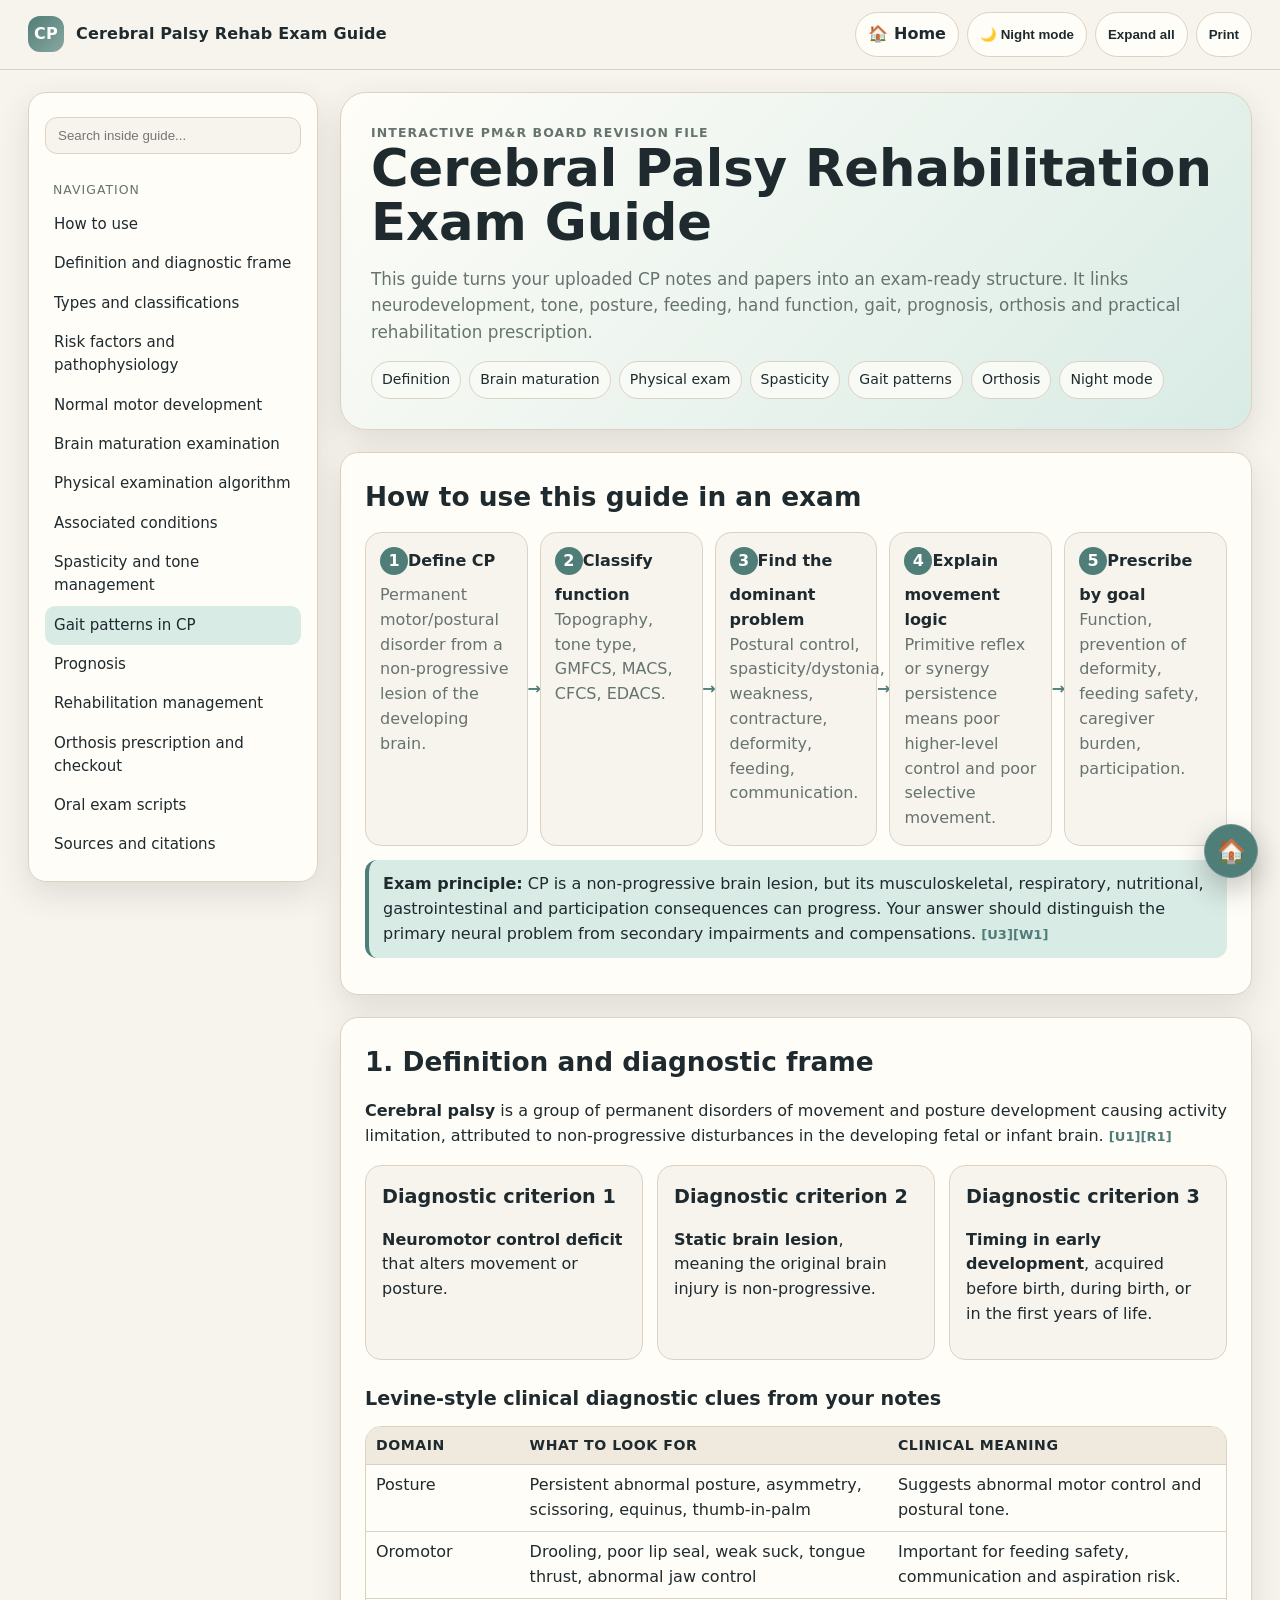
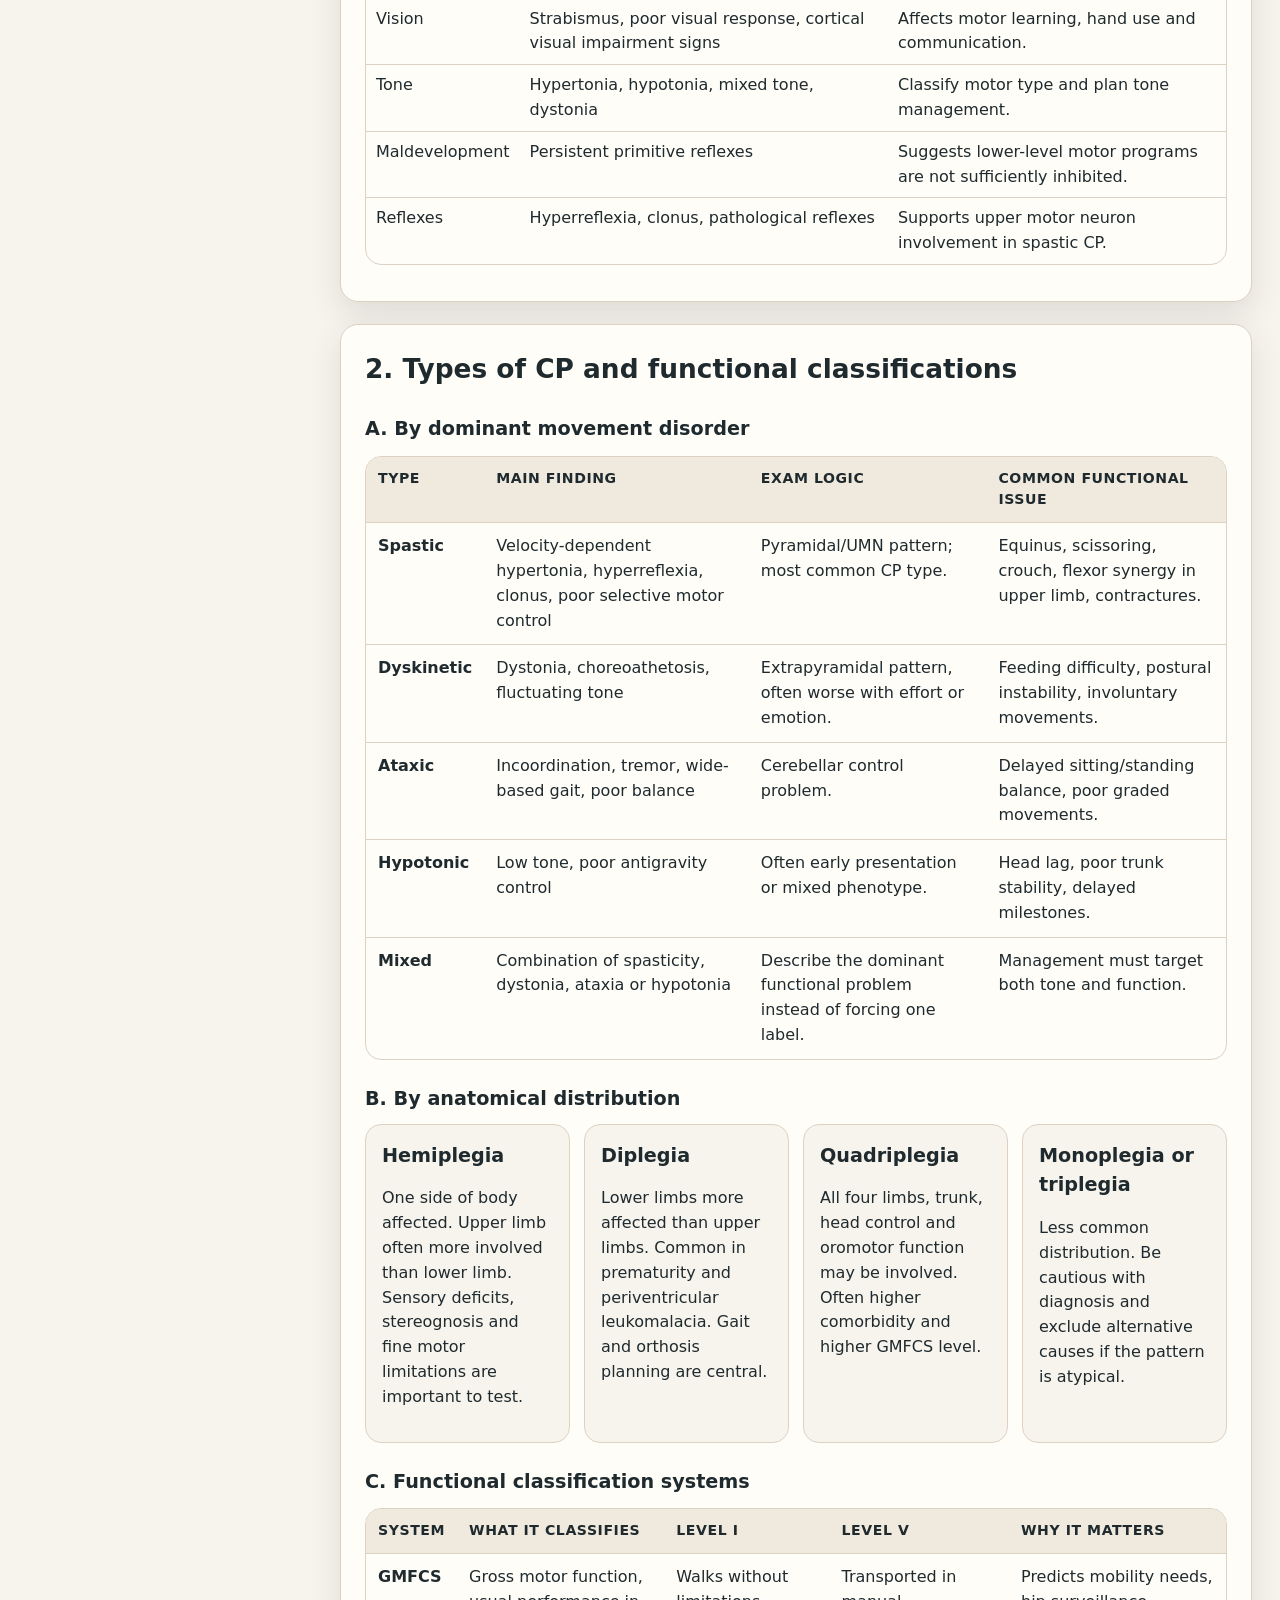
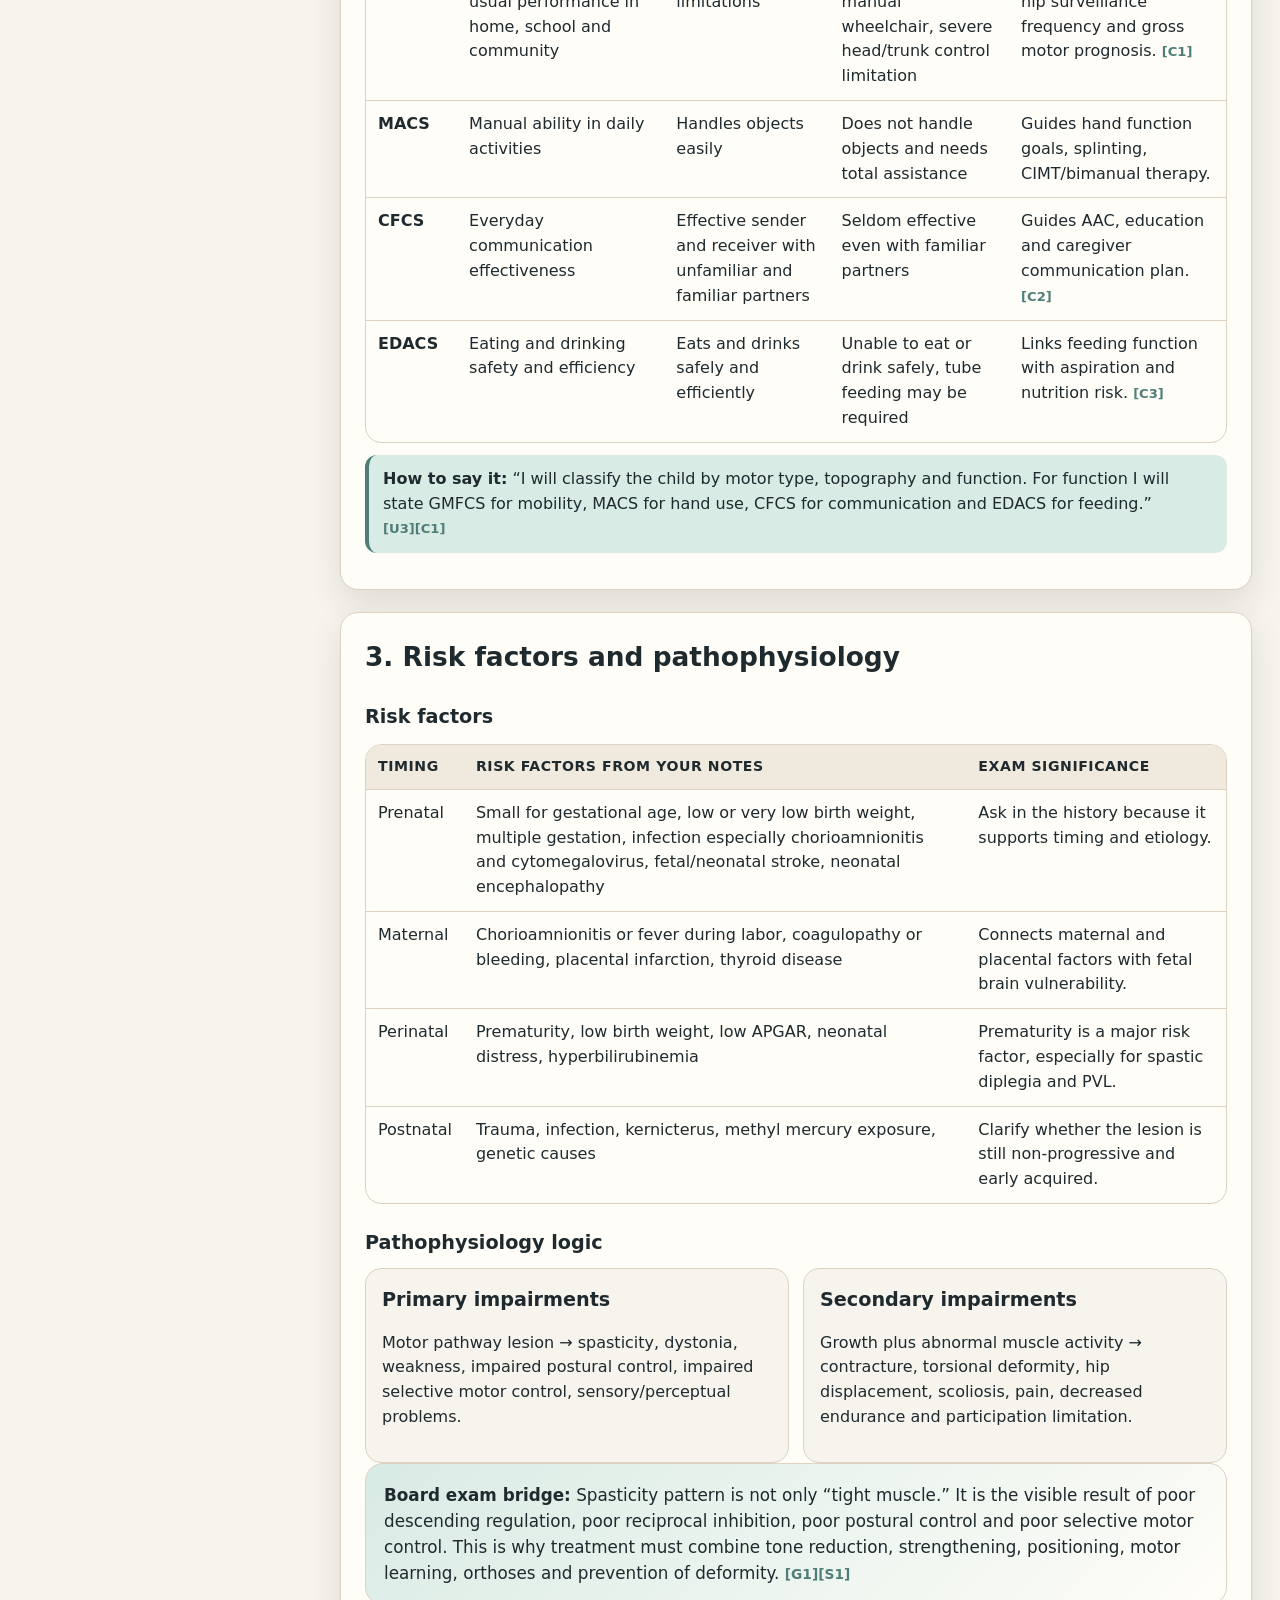
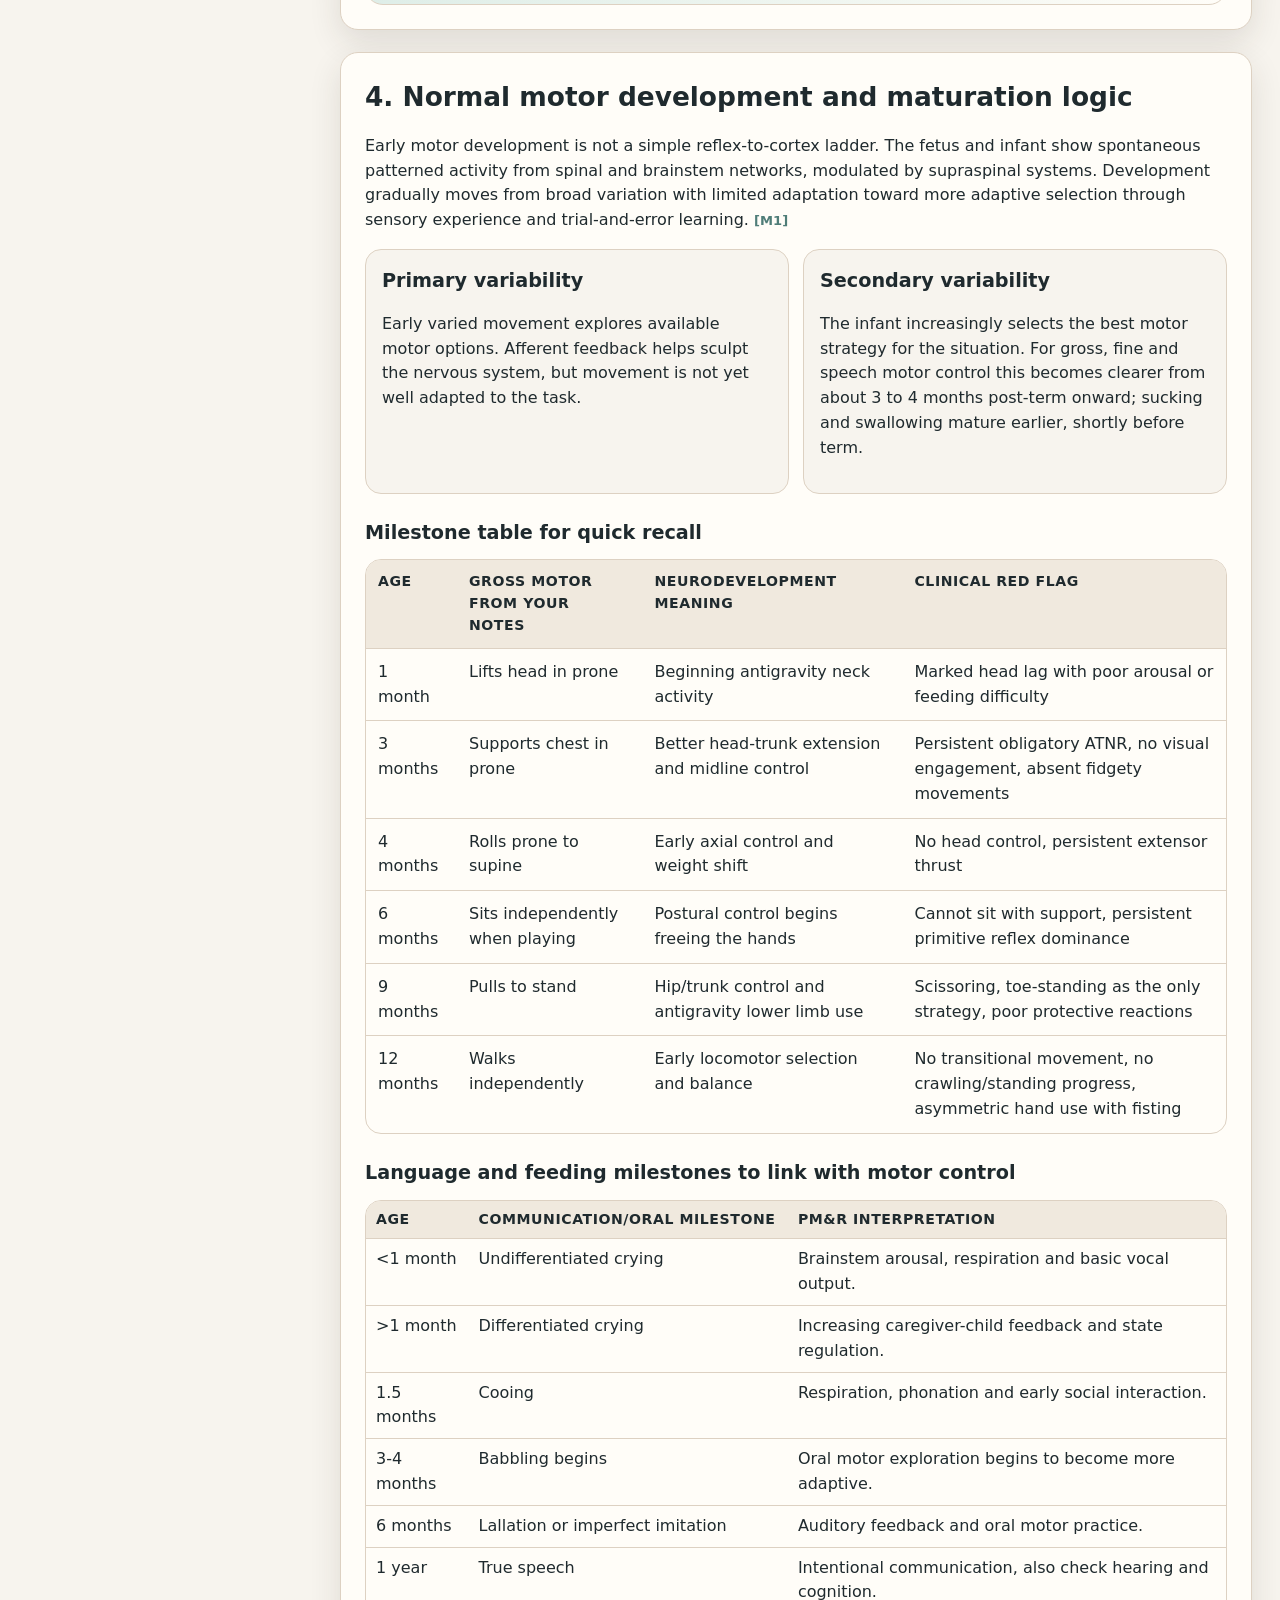
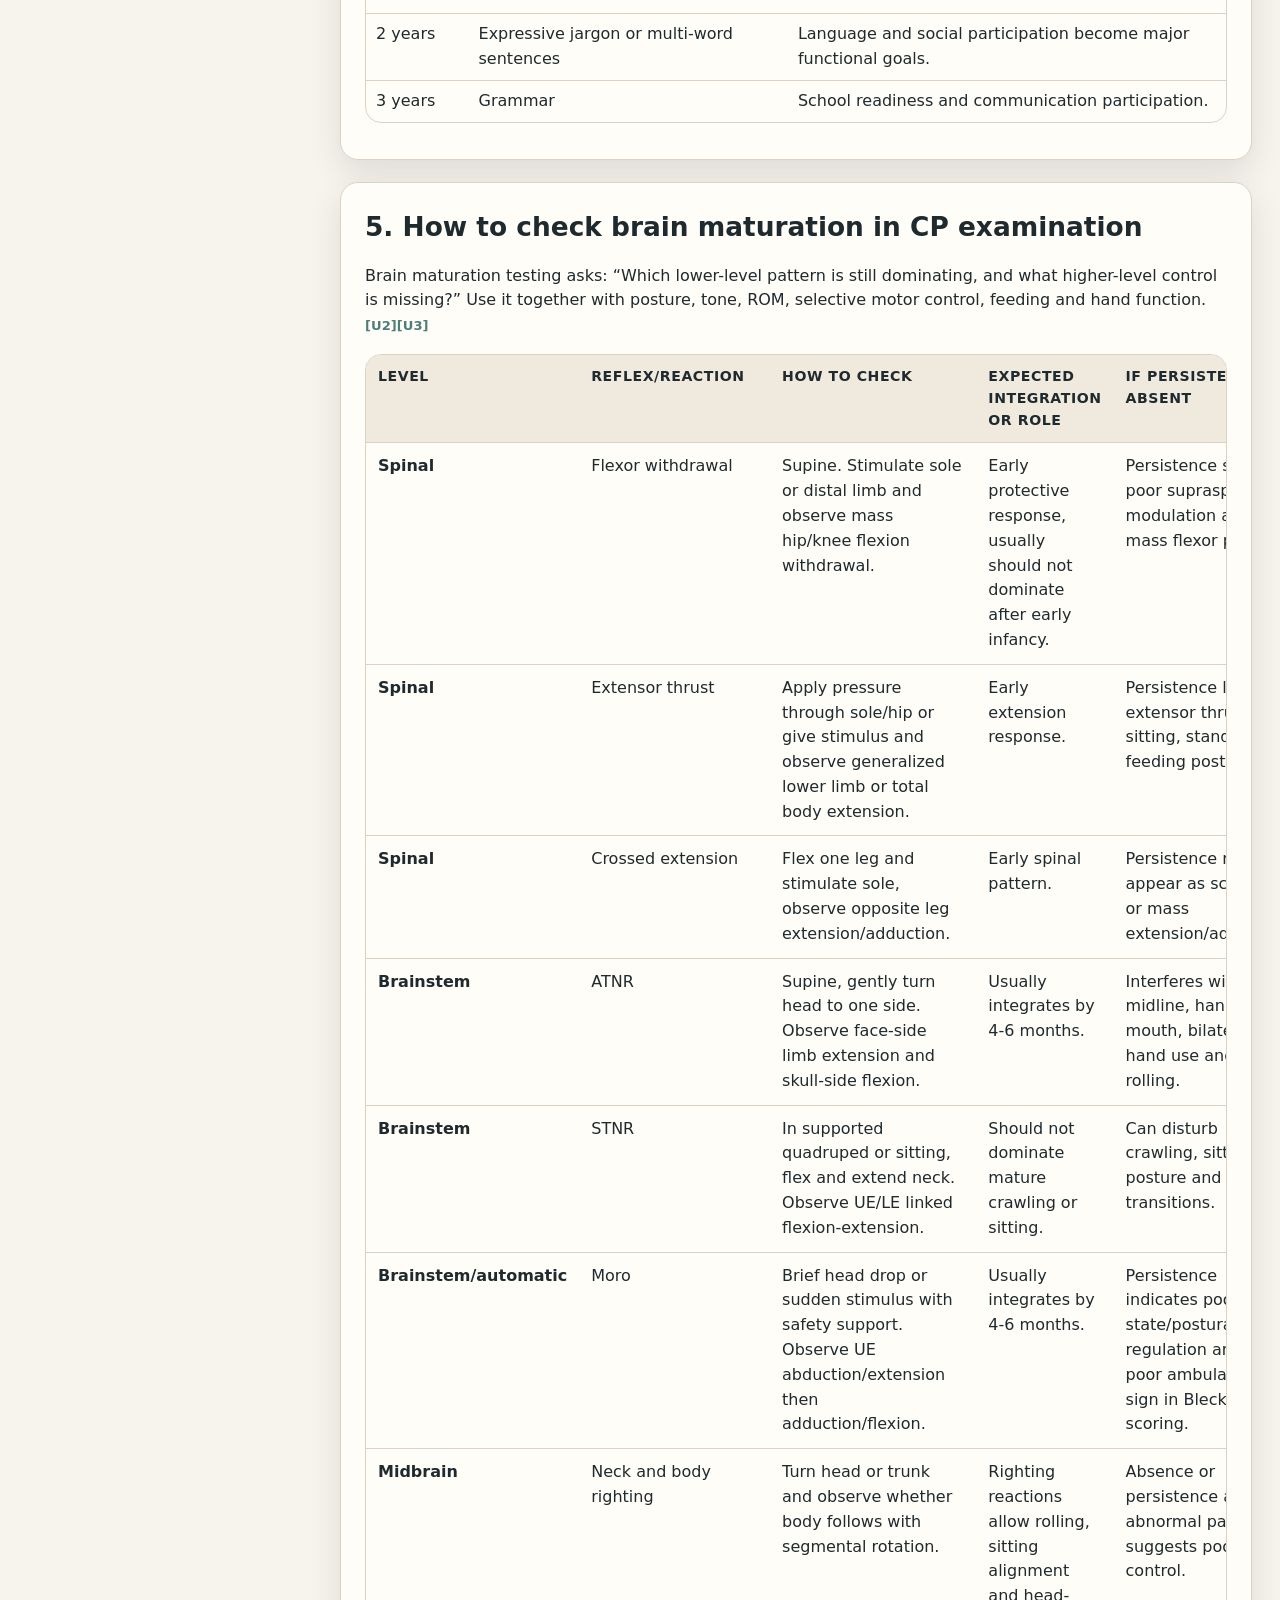
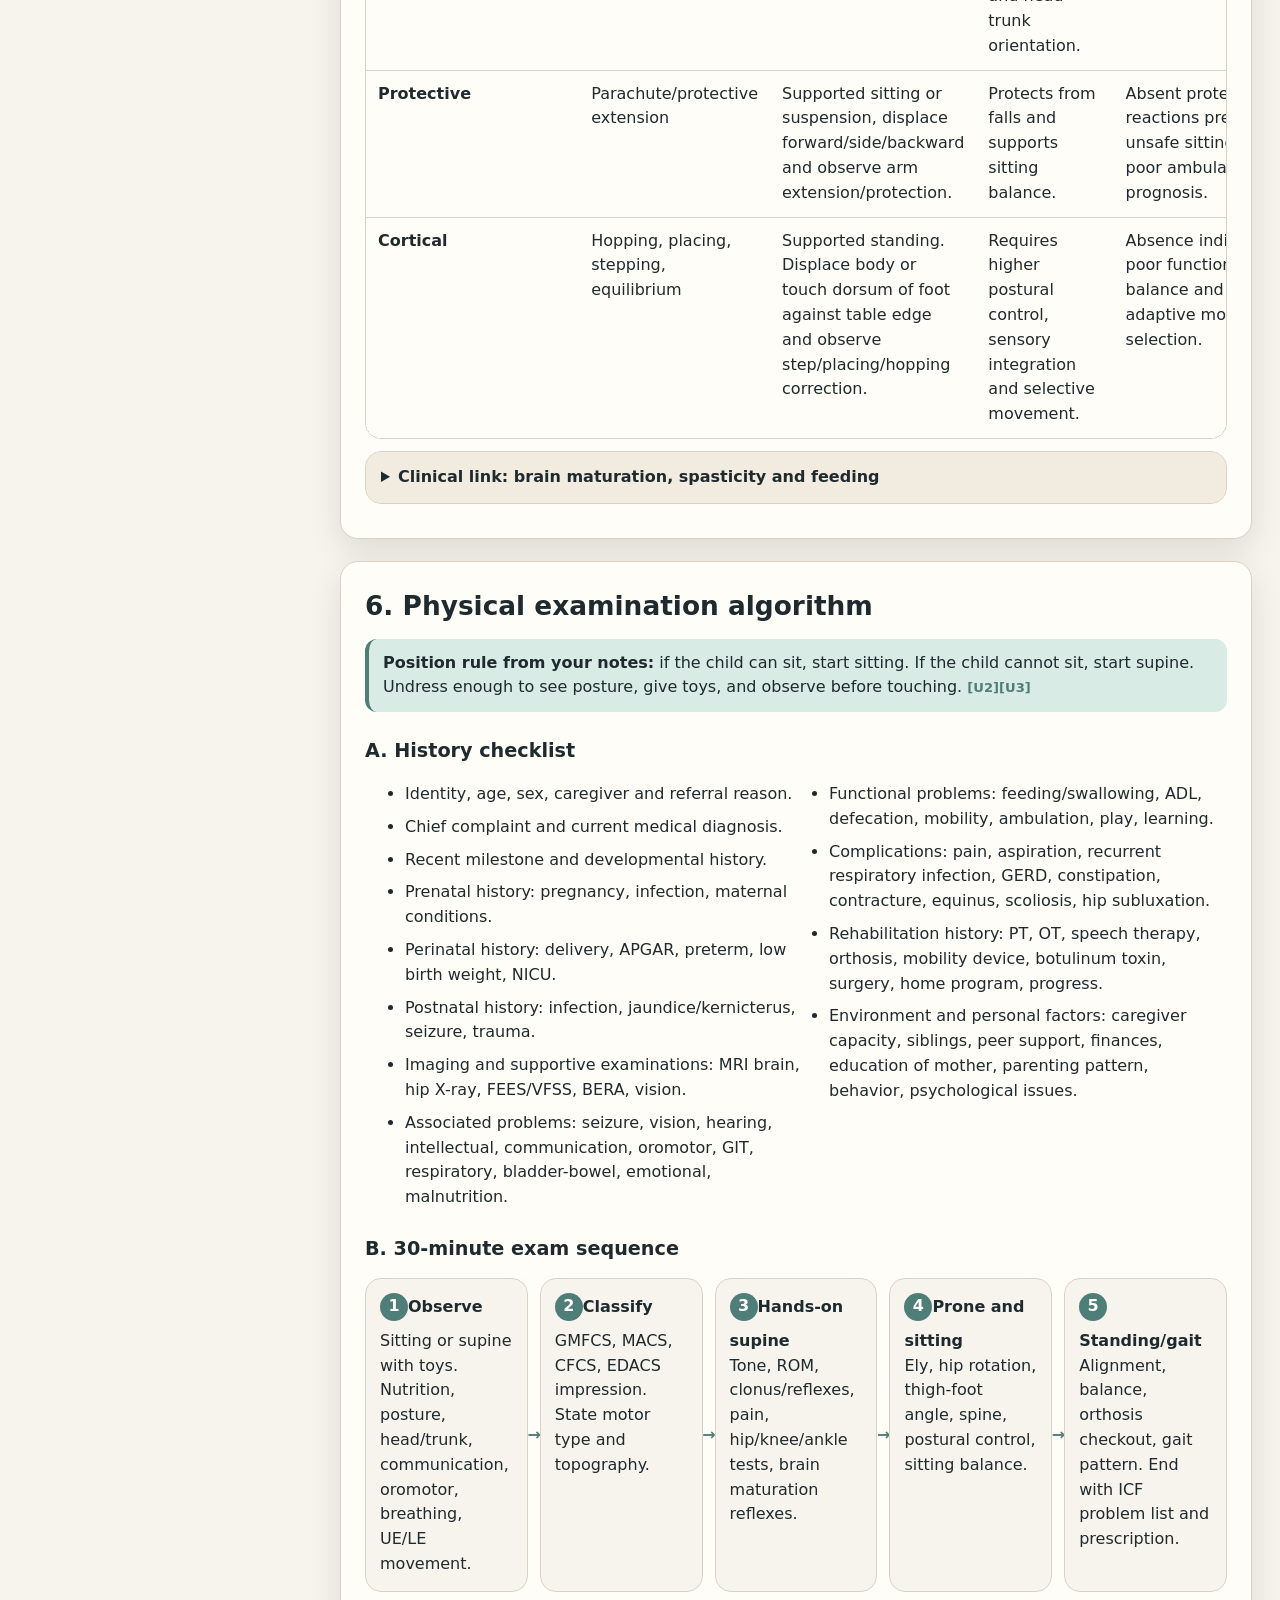
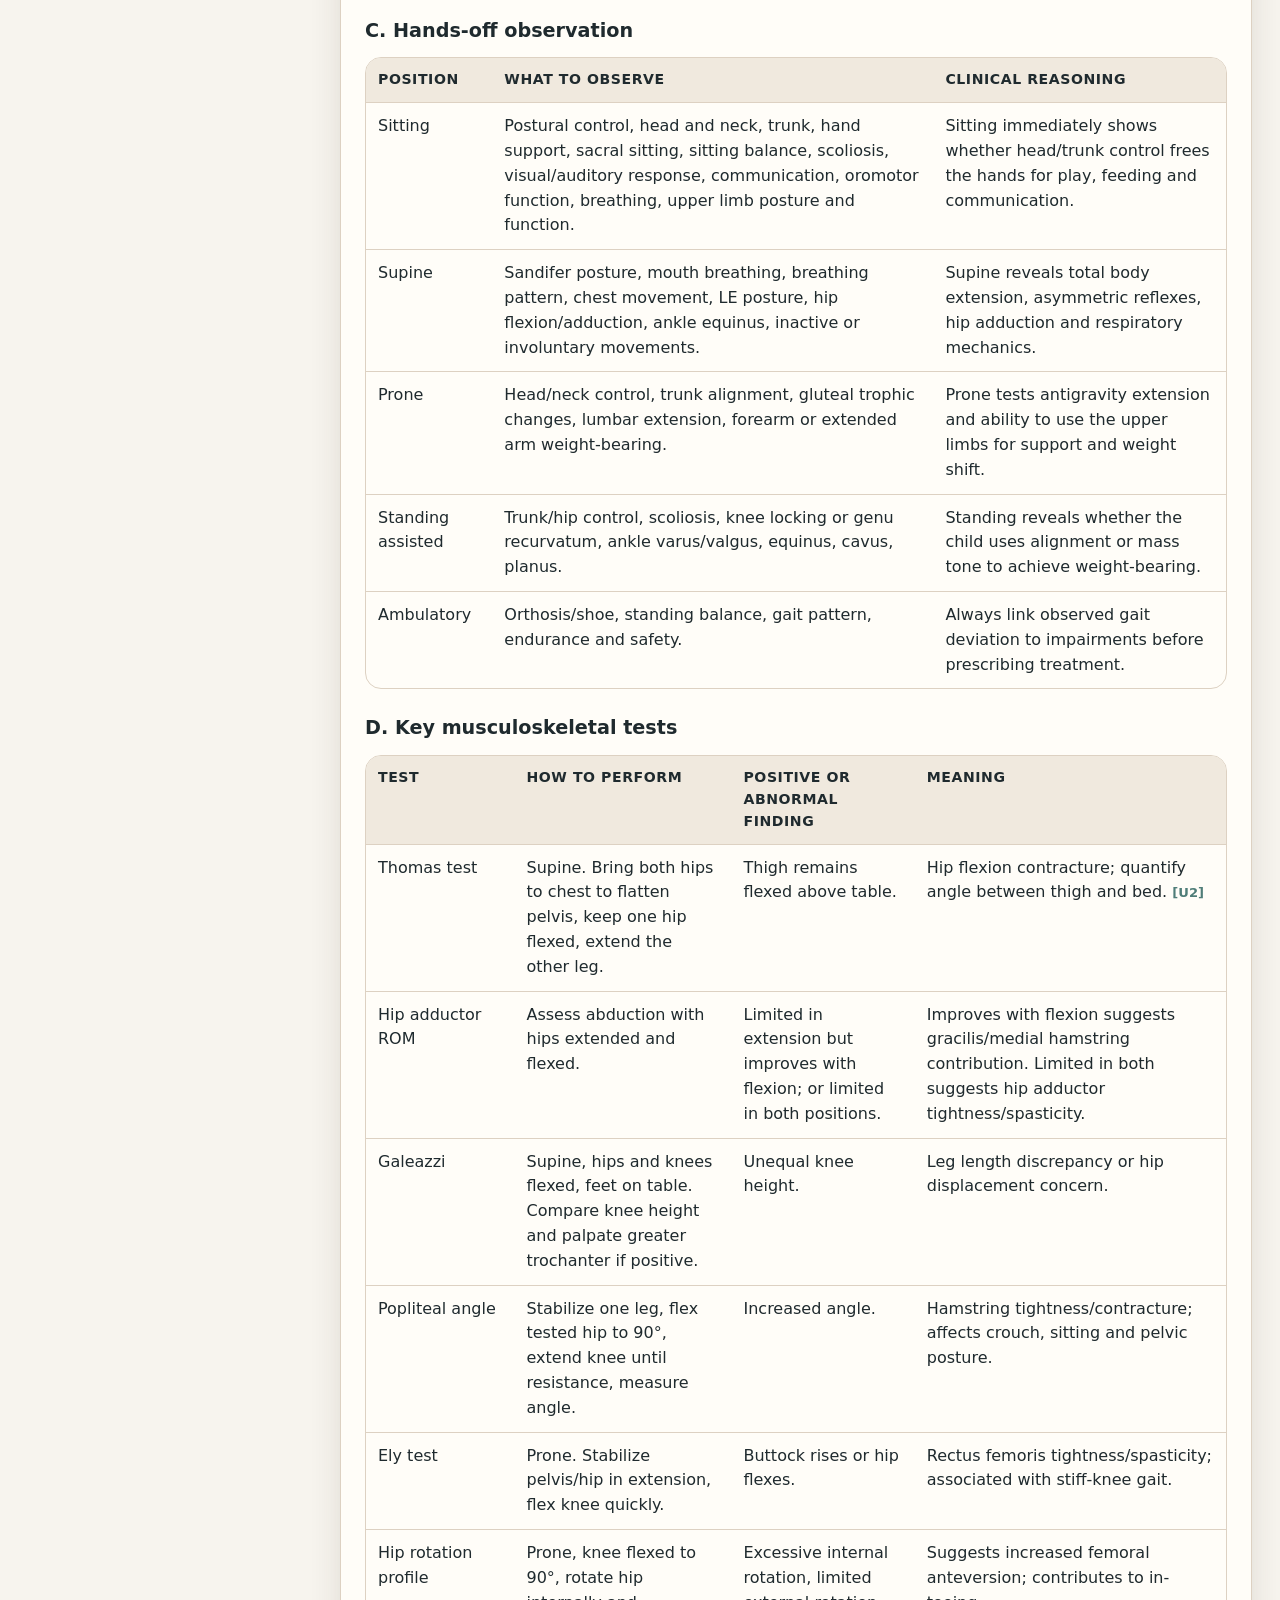
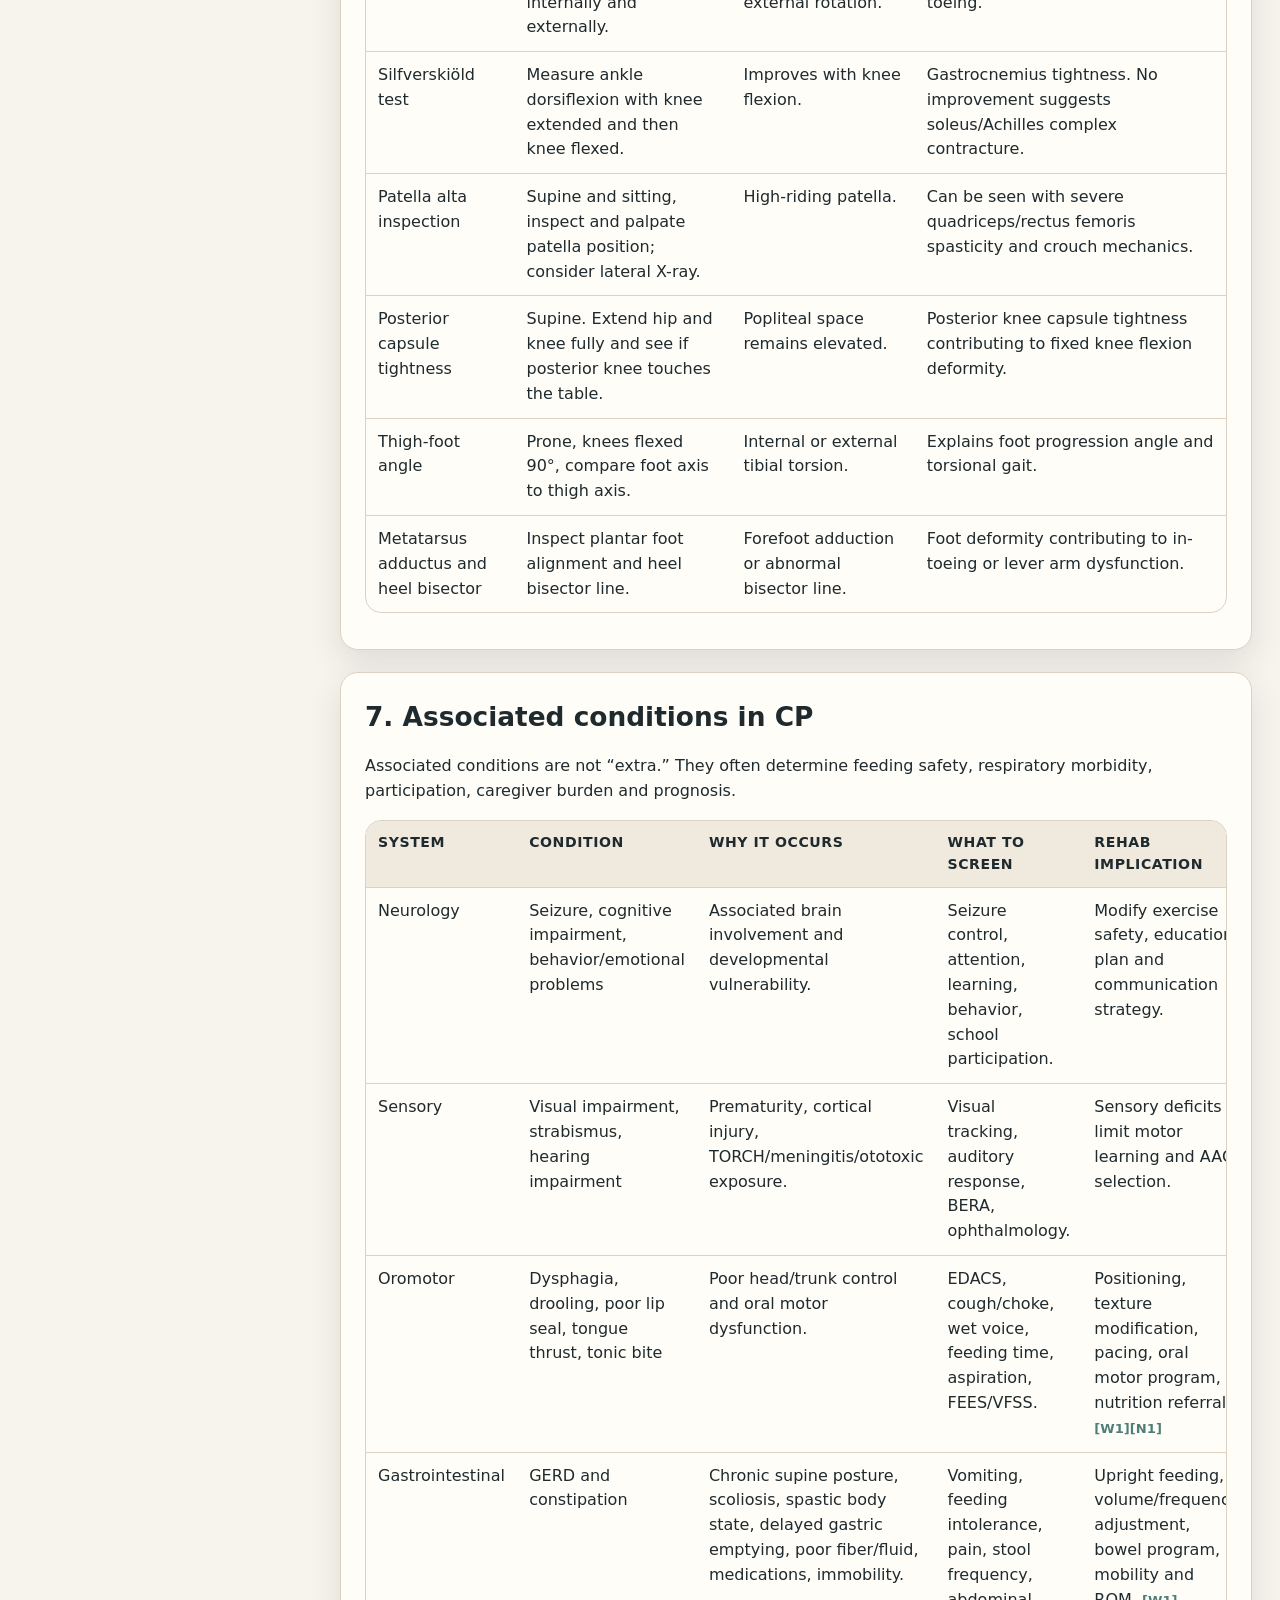
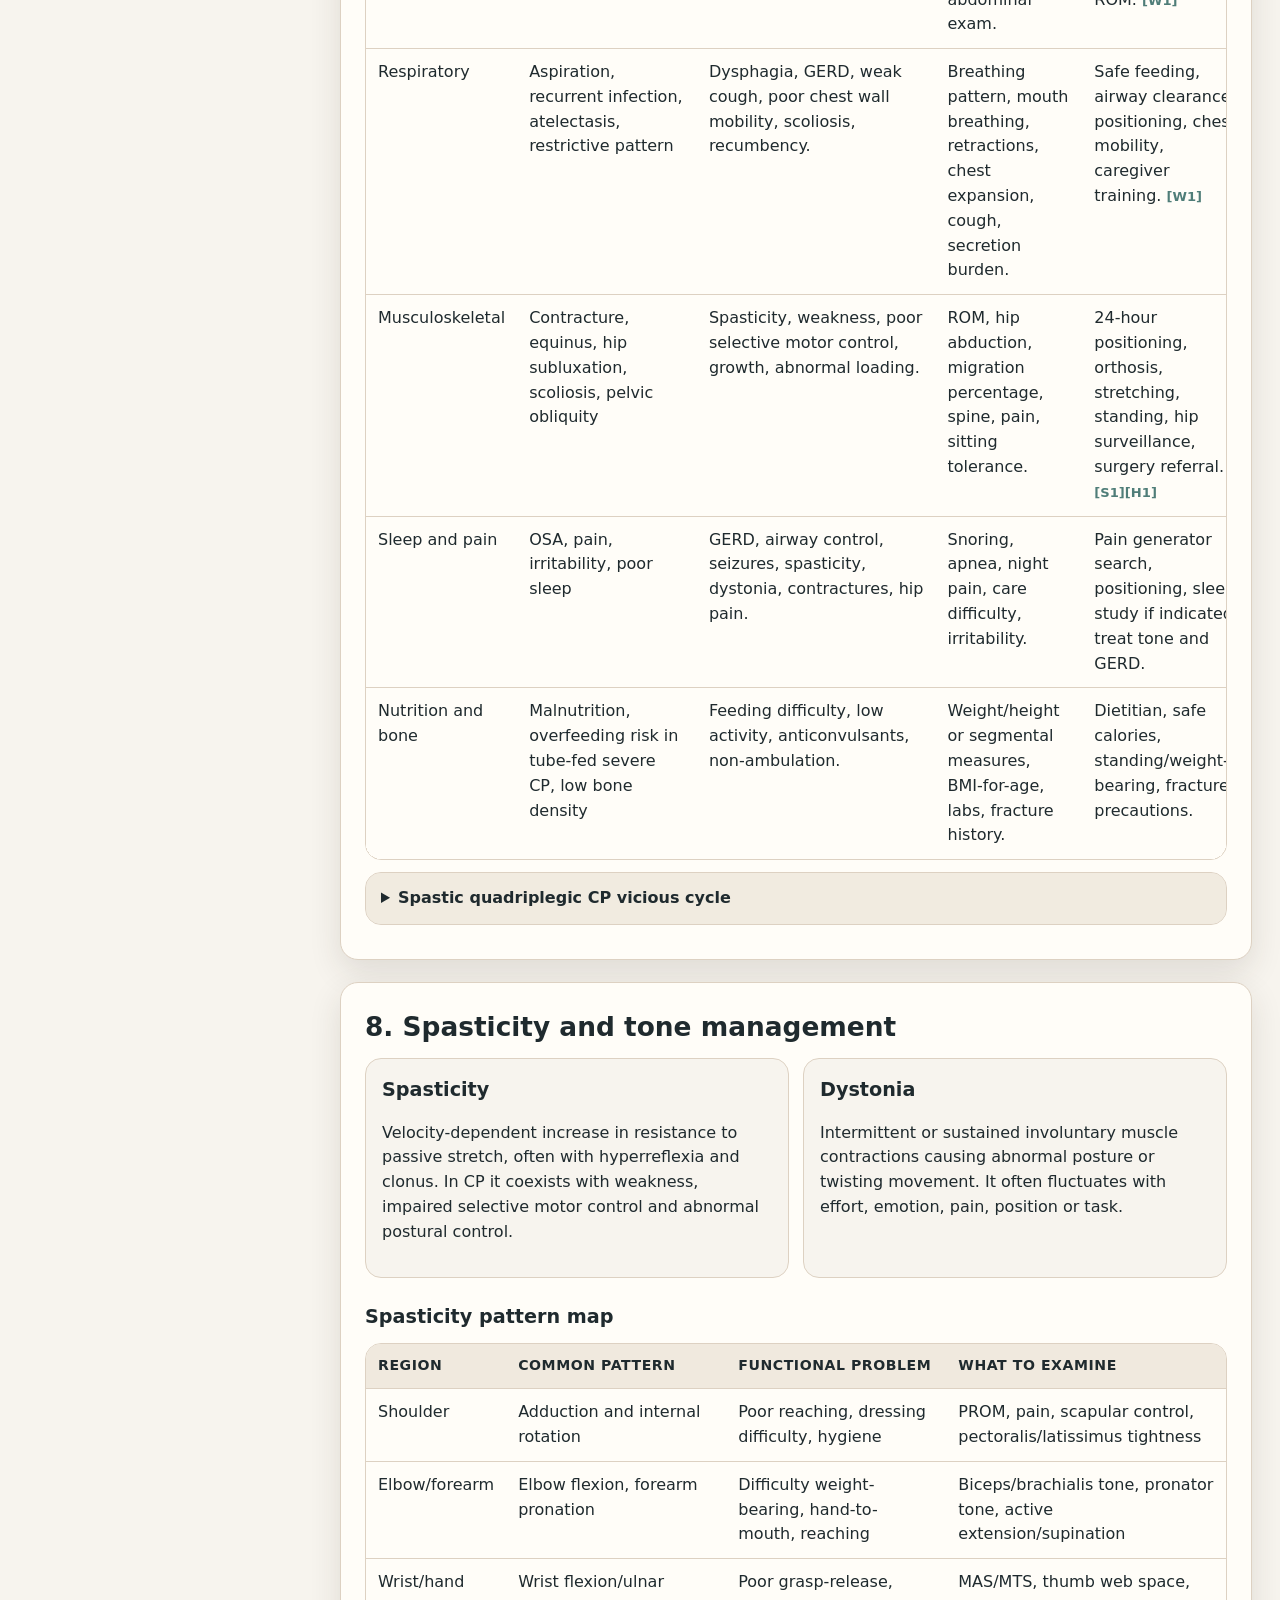
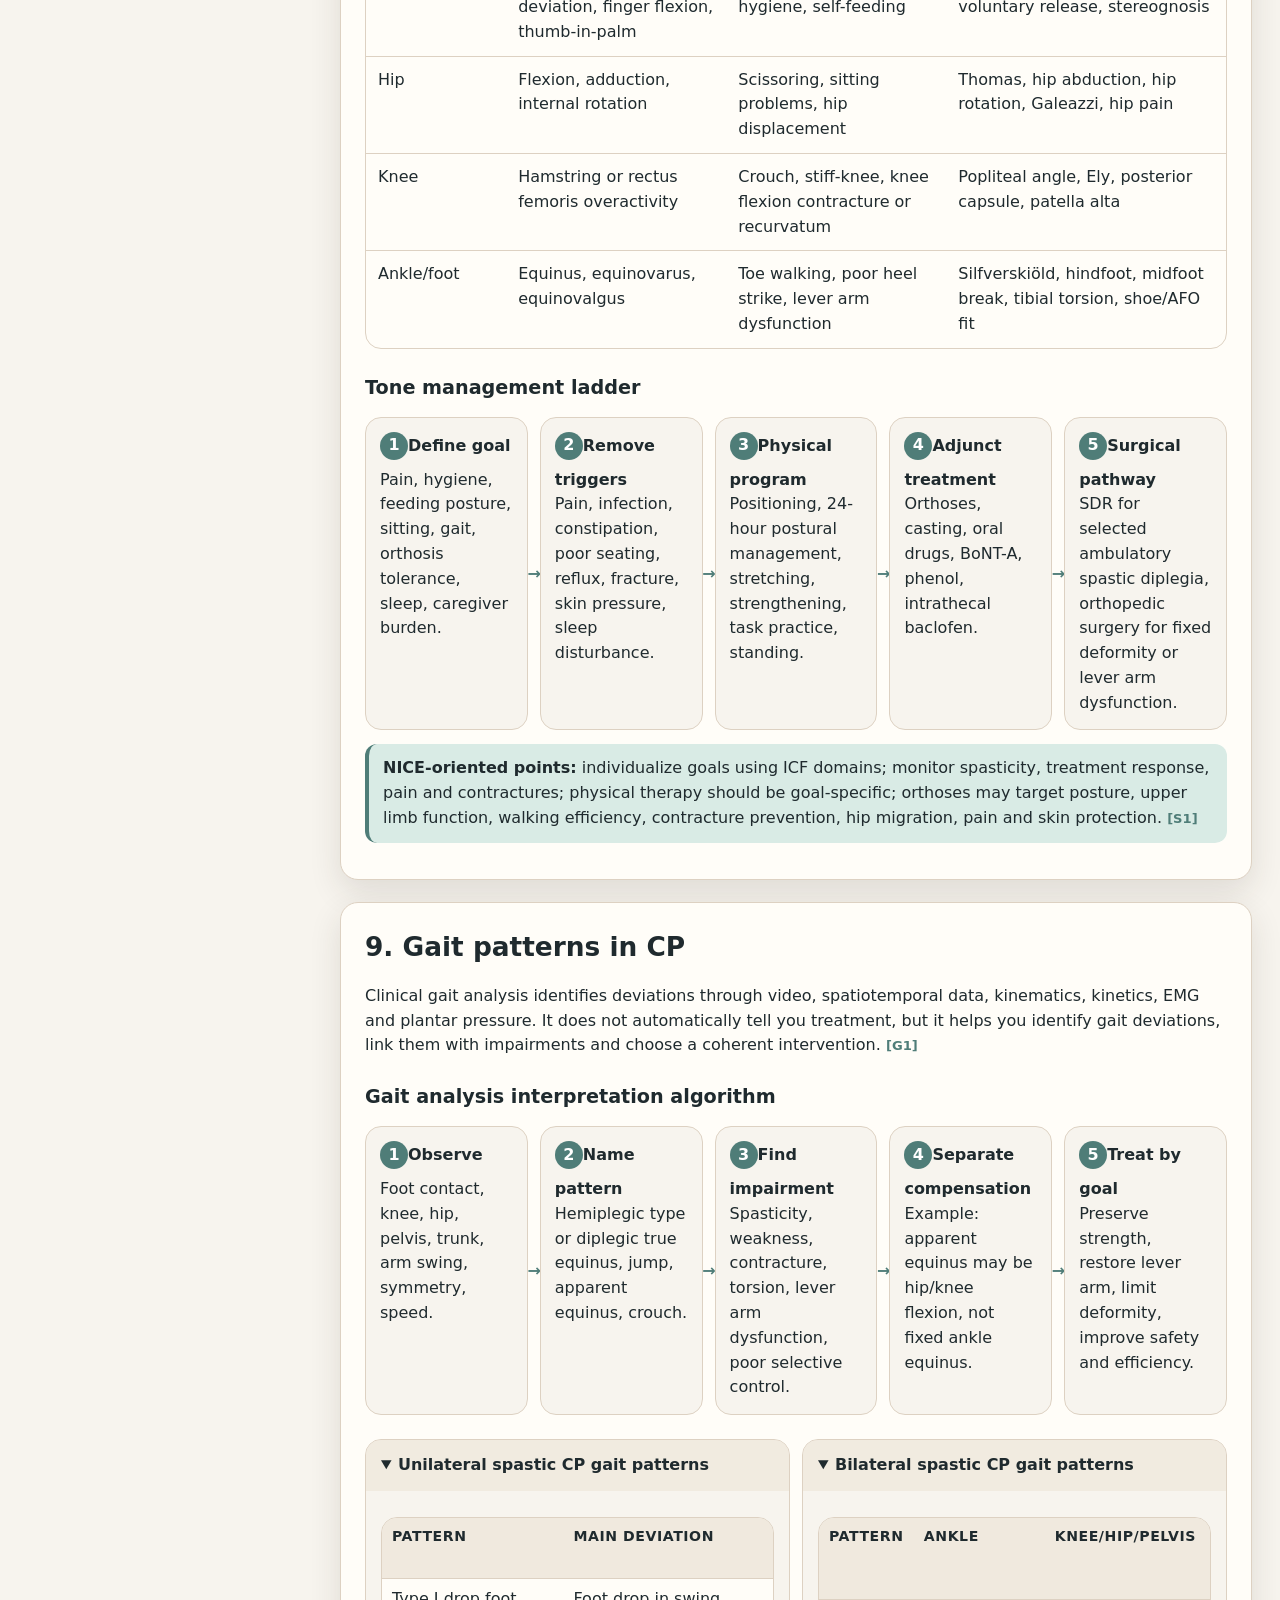
<file: cerebral palsy.html>
<!doctype html>
<html lang="en" data-theme="light">
<head>
<meta charset="utf-8" />
<meta name="viewport" content="width=device-width, initial-scale=1" />
<title>Cerebral Palsy Rehabilitation Exam Guide</title>
<style>
:root{
  --bg:#f7f4ee; --panel:#fffdf8; --panel2:#f0e9de; --ink:#1f2a2e; --muted:#66736f;
  --accent:#4f7d78; --accent2:#8aa89f; --accent3:#d9ebe5; --warn:#a86f3f; --danger:#9b4141;
  --line:#ddd1c2; --shadow:0 12px 32px rgba(52,43,33,.12); --radius:18px;
  --code:#203032;
}
html[data-theme="dark"]{
  --bg:#101716; --panel:#16201f; --panel2:#202c2a; --ink:#edf2ee; --muted:#aab9b3;
  --accent:#8fc8bb; --accent2:#5a8179; --accent3:#263c38; --warn:#e0b475; --danger:#e08d8d;
  --line:#31413d; --shadow:0 12px 32px rgba(0,0,0,.3); --code:#d8fff5;
}
*{box-sizing:border-box}
html{scroll-behavior:smooth}
body{margin:0;background:var(--bg);color:var(--ink);font-family:Inter, ui-sans-serif, system-ui, -apple-system, BlinkMacSystemFont, "Segoe UI", sans-serif;line-height:1.55}
a{color:var(--accent);text-decoration:none} a:hover{text-decoration:underline}
.topbar{position:sticky;top:0;z-index:20;background:color-mix(in srgb,var(--bg) 85%,transparent);backdrop-filter:blur(12px);border-bottom:1px solid var(--line)}
.topbar-inner{max-width:1260px;margin:auto;padding:12px 18px;display:flex;gap:12px;align-items:center;justify-content:space-between}
.brand{display:flex;gap:12px;align-items:center;font-weight:800;letter-spacing:.2px}.brand .logo{width:36px;height:36px;border-radius:12px;background:linear-gradient(135deg,var(--accent),var(--accent2));display:grid;place-items:center;color:white;font-weight:900}.toolbar{display:flex;gap:8px;flex-wrap:wrap}
button,.btn{border:1px solid var(--line);background:var(--panel);color:var(--ink);border-radius:999px;padding:9px 12px;cursor:pointer;font-weight:650;box-shadow:none}button:hover,.btn:hover{border-color:var(--accent);text-decoration:none}.btn-primary{background:var(--accent);color:#fff;border-color:var(--accent)}
.layout{max-width:1260px;margin:0 auto;display:grid;grid-template-columns:290px 1fr;gap:22px;padding:22px 18px 70px}
aside{position:sticky;top:72px;align-self:start;max-height:calc(100vh - 90px);overflow:auto;background:var(--panel);border:1px solid var(--line);border-radius:var(--radius);box-shadow:var(--shadow);padding:16px}
.search{width:100%;border:1px solid var(--line);background:var(--bg);color:var(--ink);border-radius:12px;padding:10px 12px;margin:8px 0 12px}nav a{display:block;padding:8px 9px;border-radius:10px;color:var(--ink);font-size:.94rem}nav a:hover{background:var(--accent3);text-decoration:none}.nav-label{font-size:.78rem;color:var(--muted);text-transform:uppercase;letter-spacing:.08em;margin:14px 8px 6px}
main{min-width:0}.hero{background:linear-gradient(135deg,var(--panel),var(--accent3));border:1px solid var(--line);border-radius:26px;box-shadow:var(--shadow);padding:30px;margin-bottom:22px}.hero h1{font-size:clamp(2rem,4vw,3.6rem);line-height:1.05;margin:0 0 10px}.hero p{max-width:950px;color:var(--muted);font-size:1.05rem}.pillrow{display:flex;gap:8px;flex-wrap:wrap;margin-top:16px}.pill{display:inline-flex;gap:6px;align-items:center;border:1px solid var(--line);background:color-mix(in srgb,var(--panel) 82%,var(--accent3));padding:7px 10px;border-radius:999px;font-size:.88rem;color:var(--ink)}
.section{background:var(--panel);border:1px solid var(--line);border-radius:var(--radius);box-shadow:var(--shadow);padding:24px;margin:0 0 22px}.section h2{font-size:1.65rem;margin:0 0 10px}.section h3{font-size:1.2rem;margin:24px 0 10px}.section h4{margin:18px 0 8px}.muted{color:var(--muted)}.lead{font-size:1.05rem;color:var(--muted)}.grid{display:grid;gap:14px}.grid.two{grid-template-columns:repeat(2,minmax(0,1fr))}.grid.three{grid-template-columns:repeat(3,minmax(0,1fr))}.grid.four{grid-template-columns:repeat(4,minmax(0,1fr))}.card{background:var(--bg);border:1px solid var(--line);border-radius:16px;padding:16px}.card h3,.card h4{margin-top:0}.mini{font-size:.9rem}.note{border-left:4px solid var(--accent);background:var(--accent3);padding:12px 14px;border-radius:12px;margin:12px 0}.warning{border-left-color:var(--warn);background:color-mix(in srgb,var(--warn) 16%,var(--panel));}.danger{border-left-color:var(--danger);background:color-mix(in srgb,var(--danger) 14%,var(--panel));}
.table-wrap{overflow:auto;border:1px solid var(--line);border-radius:16px;margin:12px 0;background:var(--panel)}table{width:100%;border-collapse:collapse;min-width:680px}th,td{padding:11px 12px;border-bottom:1px solid var(--line);vertical-align:top;text-align:left}th{background:var(--panel2);font-size:.88rem;text-transform:uppercase;letter-spacing:.04em}tr:last-child td{border-bottom:0}.compact th,.compact td{padding:8px 10px}.nowrap{white-space:nowrap}
.flow{display:grid;grid-template-columns:repeat(5,minmax(120px,1fr));gap:12px;align-items:stretch;margin:14px 0}.flow .step{position:relative;background:var(--bg);border:1px solid var(--line);border-radius:16px;padding:14px;min-height:112px}.flow .step:after{content:"→";position:absolute;right:-14px;top:50%;transform:translateY(-50%);color:var(--accent);font-weight:900}.flow .step:last-child:after{content:""}.stepnum{display:inline-grid;place-items:center;width:28px;height:28px;border-radius:50%;background:var(--accent);color:white;font-weight:800;margin-bottom:8px}.tag{display:inline-block;background:var(--accent3);border:1px solid var(--line);border-radius:999px;padding:2px 7px;font-size:.78rem;margin:2px}.cite{font-weight:700;color:var(--accent);font-size:.82em;white-space:nowrap}.keyline{display:flex;gap:8px;align-items:flex-start;margin:8px 0}.keyline b{min-width:120px}.kbd{font-family:ui-monospace, SFMono-Regular, Menlo, Monaco, Consolas, monospace;background:var(--panel2);border:1px solid var(--line);border-radius:7px;padding:2px 6px;color:var(--code)}
details{border:1px solid var(--line);background:var(--bg);border-radius:16px;margin:10px 0;overflow:hidden}summary{cursor:pointer;padding:13px 15px;font-weight:800;background:color-mix(in srgb,var(--panel2) 80%,transparent)}details .inside{padding:14px 15px}.accordion-grid{display:grid;grid-template-columns:repeat(2,minmax(0,1fr));gap:12px}
.rx{border-left:4px solid var(--accent);background:var(--bg);border-radius:14px;padding:14px;margin:10px 0}.rx h4{margin-top:0}.rx ul{margin-bottom:0}.source-list li{margin-bottom:8px}.smallcaps{font-size:.78rem;text-transform:uppercase;letter-spacing:.09em;color:var(--muted);font-weight:800}.callout{font-size:1.05rem;background:linear-gradient(135deg,var(--accent3),var(--panel));border:1px solid var(--line);border-radius:18px;padding:18px}.checklist{columns:2;column-gap:26px}.checklist li{break-inside:avoid;margin:0 0 8px}.quiz .answer{display:none}.quiz.revealed .answer{display:block}.hidden{display:none!important}.print-only{display:none}

.home-link{display:inline-flex;gap:6px;align-items:center}.home-fab{position:fixed;right:22px;bottom:22px;width:54px;height:54px;border-radius:999px;background:var(--accent);color:#fff;display:grid;place-items:center;text-decoration:none;font-size:1.45rem;box-shadow:0 12px 30px rgba(0,0,0,.24);z-index:9999;border:1px solid color-mix(in srgb,var(--accent) 82%,#fff);transition:transform .15s ease,filter .15s ease}.home-fab:hover{text-decoration:none;transform:translateY(-2px);filter:brightness(.95)}.home-fab:focus-visible,.home-link:focus-visible{outline:3px solid color-mix(in srgb,var(--accent) 35%,transparent);outline-offset:3px}
@media(max-width:980px){.layout{grid-template-columns:1fr}aside{position:static;max-height:none}.grid.two,.grid.three,.grid.four,.accordion-grid{grid-template-columns:1fr}.flow{grid-template-columns:1fr}.flow .step:after{content:"↓";right:auto;left:50%;top:auto;bottom:-20px;transform:translateX(-50%)}}
@media print{.topbar,aside,.toolbar,.no-print,.home-fab{display:none!important}.layout{display:block;padding:0}.section,.hero{box-shadow:none;break-inside:avoid}.print-only{display:block}body{background:#fff;color:#000}.card,.section,.hero{border-color:#bbb}}
</style>
</head>
<body>
<div class="topbar">
  <div class="topbar-inner">
    <div class="brand"><span class="logo">CP</span><span>Cerebral Palsy Rehab Exam Guide</span></div>
    <div class="toolbar">
      <a class="btn home-link" href="/studyrehab/" title="Back to homepage" aria-label="Back to homepage">🏠 Home</a>
      <button id="themeBtn" aria-label="Toggle night mode">🌙 Night mode</button>
      <button id="expandBtn">Expand all</button>
      <button onclick="window.print()">Print</button>
    </div>
  </div>
</div>
<div class="layout">
  <aside>
    <input class="search" id="searchBox" placeholder="Search inside guide..." />
    <div class="nav-label">Navigation</div>
    <nav id="toc">
      <a href="#how-to-use">How to use</a>
      <a href="#definition">Definition and diagnostic frame</a>
      <a href="#types">Types and classifications</a>
      <a href="#risk">Risk factors and pathophysiology</a>
      <a href="#motor-development">Normal motor development</a>
      <a href="#brain-maturation">Brain maturation examination</a>
      <a href="#exam">Physical examination algorithm</a>
      <a href="#associated">Associated conditions</a>
      <a href="#spasticity">Spasticity and tone management</a>
      <a href="#gait">Gait patterns in CP</a>
      <a href="#prognosis">Prognosis</a>
      <a href="#management">Rehabilitation management</a>
      <a href="#orthosis">Orthosis prescription and checkout</a>
      <a href="#exam-script">Oral exam scripts</a>
      <a href="#sources">Sources and citations</a>
    </nav>
  </aside>
  <main>
    <header class="hero" id="top">
      <div class="smallcaps">Interactive PM&R board revision file</div>
      <h1>Cerebral Palsy Rehabilitation Exam Guide</h1>
      <p>This guide turns your uploaded CP notes and papers into an exam-ready structure. It links neurodevelopment, tone, posture, feeding, hand function, gait, prognosis, orthosis and practical rehabilitation prescription.</p>
      <div class="pillrow">
        <span class="pill">Definition</span><span class="pill">Brain maturation</span><span class="pill">Physical exam</span><span class="pill">Spasticity</span><span class="pill">Gait patterns</span><span class="pill">Orthosis</span><span class="pill">Night mode</span>
      </div>
    </header>

    <section class="section" id="how-to-use" data-title="How to use this guide">
      <h2>How to use this guide in an exam</h2>
      <div class="flow">
        <div class="step"><span class="stepnum">1</span><b>Define CP</b><br><span class="muted">Permanent motor/postural disorder from a non-progressive lesion of the developing brain.</span></div>
        <div class="step"><span class="stepnum">2</span><b>Classify function</b><br><span class="muted">Topography, tone type, GMFCS, MACS, CFCS, EDACS.</span></div>
        <div class="step"><span class="stepnum">3</span><b>Find the dominant problem</b><br><span class="muted">Postural control, spasticity/dystonia, weakness, contracture, deformity, feeding, communication.</span></div>
        <div class="step"><span class="stepnum">4</span><b>Explain movement logic</b><br><span class="muted">Primitive reflex or synergy persistence means poor higher-level control and poor selective movement.</span></div>
        <div class="step"><span class="stepnum">5</span><b>Prescribe by goal</b><br><span class="muted">Function, prevention of deformity, feeding safety, caregiver burden, participation.</span></div>
      </div>
      <div class="note"><b>Exam principle:</b> CP is a non-progressive brain lesion, but its musculoskeletal, respiratory, nutritional, gastrointestinal and participation consequences can progress. Your answer should distinguish the primary neural problem from secondary impairments and compensations. <span class="cite">[U3][W1]</span></div>
    </section>

    <section class="section" id="definition" data-title="Definition and diagnostic frame">
      <h2>1. Definition and diagnostic frame</h2>
      <p><b>Cerebral palsy</b> is a group of permanent disorders of movement and posture development causing activity limitation, attributed to non-progressive disturbances in the developing fetal or infant brain. <span class="cite">[U1][R1]</span></p>
      <div class="grid three">
        <div class="card"><h3>Diagnostic criterion 1</h3><p><b>Neuromotor control deficit</b> that alters movement or posture.</p></div>
        <div class="card"><h3>Diagnostic criterion 2</h3><p><b>Static brain lesion</b>, meaning the original brain injury is non-progressive.</p></div>
        <div class="card"><h3>Diagnostic criterion 3</h3><p><b>Timing in early development</b>, acquired before birth, during birth, or in the first years of life.</p></div>
      </div>
      <h3>Levine-style clinical diagnostic clues from your notes</h3>
      <div class="table-wrap"><table class="compact">
        <tr><th>Domain</th><th>What to look for</th><th>Clinical meaning</th></tr>
        <tr><td>Posture</td><td>Persistent abnormal posture, asymmetry, scissoring, equinus, thumb-in-palm</td><td>Suggests abnormal motor control and postural tone.</td></tr>
        <tr><td>Oromotor</td><td>Drooling, poor lip seal, weak suck, tongue thrust, abnormal jaw control</td><td>Important for feeding safety, communication and aspiration risk.</td></tr>
        <tr><td>Vision</td><td>Strabismus, poor visual response, cortical visual impairment signs</td><td>Affects motor learning, hand use and communication.</td></tr>
        <tr><td>Tone</td><td>Hypertonia, hypotonia, mixed tone, dystonia</td><td>Classify motor type and plan tone management.</td></tr>
        <tr><td>Maldevelopment</td><td>Persistent primitive reflexes</td><td>Suggests lower-level motor programs are not sufficiently inhibited.</td></tr>
        <tr><td>Reflexes</td><td>Hyperreflexia, clonus, pathological reflexes</td><td>Supports upper motor neuron involvement in spastic CP.</td></tr>
      </table></div>
    </section>

    <section class="section" id="types" data-title="Types and classifications">
      <h2>2. Types of CP and functional classifications</h2>
      <h3>A. By dominant movement disorder</h3>
      <div class="table-wrap"><table>
        <tr><th>Type</th><th>Main finding</th><th>Exam logic</th><th>Common functional issue</th></tr>
        <tr><td><b>Spastic</b></td><td>Velocity-dependent hypertonia, hyperreflexia, clonus, poor selective motor control</td><td>Pyramidal/UMN pattern; most common CP type.</td><td>Equinus, scissoring, crouch, flexor synergy in upper limb, contractures.</td></tr>
        <tr><td><b>Dyskinetic</b></td><td>Dystonia, choreoathetosis, fluctuating tone</td><td>Extrapyramidal pattern, often worse with effort or emotion.</td><td>Feeding difficulty, postural instability, involuntary movements.</td></tr>
        <tr><td><b>Ataxic</b></td><td>Incoordination, tremor, wide-based gait, poor balance</td><td>Cerebellar control problem.</td><td>Delayed sitting/standing balance, poor graded movements.</td></tr>
        <tr><td><b>Hypotonic</b></td><td>Low tone, poor antigravity control</td><td>Often early presentation or mixed phenotype.</td><td>Head lag, poor trunk stability, delayed milestones.</td></tr>
        <tr><td><b>Mixed</b></td><td>Combination of spasticity, dystonia, ataxia or hypotonia</td><td>Describe the dominant functional problem instead of forcing one label.</td><td>Management must target both tone and function.</td></tr>
      </table></div>
      <h3>B. By anatomical distribution</h3>
      <div class="grid four">
        <div class="card"><h3>Hemiplegia</h3><p>One side of body affected. Upper limb often more involved than lower limb. Sensory deficits, stereognosis and fine motor limitations are important to test.</p></div>
        <div class="card"><h3>Diplegia</h3><p>Lower limbs more affected than upper limbs. Common in prematurity and periventricular leukomalacia. Gait and orthosis planning are central.</p></div>
        <div class="card"><h3>Quadriplegia</h3><p>All four limbs, trunk, head control and oromotor function may be involved. Often higher comorbidity and higher GMFCS level.</p></div>
        <div class="card"><h3>Monoplegia or triplegia</h3><p>Less common distribution. Be cautious with diagnosis and exclude alternative causes if the pattern is atypical.</p></div>
      </div>
      <h3>C. Functional classification systems</h3>
      <div class="table-wrap"><table>
        <tr><th>System</th><th>What it classifies</th><th>Level I</th><th>Level V</th><th>Why it matters</th></tr>
        <tr><td><b>GMFCS</b></td><td>Gross motor function, usual performance in home, school and community</td><td>Walks without limitations</td><td>Transported in manual wheelchair, severe head/trunk control limitation</td><td>Predicts mobility needs, hip surveillance frequency and gross motor prognosis. <span class="cite">[C1]</span></td></tr>
        <tr><td><b>MACS</b></td><td>Manual ability in daily activities</td><td>Handles objects easily</td><td>Does not handle objects and needs total assistance</td><td>Guides hand function goals, splinting, CIMT/bimanual therapy.</td></tr>
        <tr><td><b>CFCS</b></td><td>Everyday communication effectiveness</td><td>Effective sender and receiver with unfamiliar and familiar partners</td><td>Seldom effective even with familiar partners</td><td>Guides AAC, education and caregiver communication plan. <span class="cite">[C2]</span></td></tr>
        <tr><td><b>EDACS</b></td><td>Eating and drinking safety and efficiency</td><td>Eats and drinks safely and efficiently</td><td>Unable to eat or drink safely, tube feeding may be required</td><td>Links feeding function with aspiration and nutrition risk. <span class="cite">[C3]</span></td></tr>
      </table></div>
      <div class="note"><b>How to say it:</b> “I will classify the child by motor type, topography and function. For function I will state GMFCS for mobility, MACS for hand use, CFCS for communication and EDACS for feeding.” <span class="cite">[U3][C1]</span></div>
    </section>

    <section class="section" id="risk" data-title="Risk factors and pathophysiology">
      <h2>3. Risk factors and pathophysiology</h2>
      <h3>Risk factors</h3>
      <div class="table-wrap"><table>
        <tr><th>Timing</th><th>Risk factors from your notes</th><th>Exam significance</th></tr>
        <tr><td>Prenatal</td><td>Small for gestational age, low or very low birth weight, multiple gestation, infection especially chorioamnionitis and cytomegalovirus, fetal/neonatal stroke, neonatal encephalopathy</td><td>Ask in the history because it supports timing and etiology.</td></tr>
        <tr><td>Maternal</td><td>Chorioamnionitis or fever during labor, coagulopathy or bleeding, placental infarction, thyroid disease</td><td>Connects maternal and placental factors with fetal brain vulnerability.</td></tr>
        <tr><td>Perinatal</td><td>Prematurity, low birth weight, low APGAR, neonatal distress, hyperbilirubinemia</td><td>Prematurity is a major risk factor, especially for spastic diplegia and PVL.</td></tr>
        <tr><td>Postnatal</td><td>Trauma, infection, kernicterus, methyl mercury exposure, genetic causes</td><td>Clarify whether the lesion is still non-progressive and early acquired.</td></tr>
      </table></div>
      <h3>Pathophysiology logic</h3>
      <div class="grid two">
        <div class="card"><h3>Primary impairments</h3><p>Motor pathway lesion → spasticity, dystonia, weakness, impaired postural control, impaired selective motor control, sensory/perceptual problems.</p></div>
        <div class="card"><h3>Secondary impairments</h3><p>Growth plus abnormal muscle activity → contracture, torsional deformity, hip displacement, scoliosis, pain, decreased endurance and participation limitation.</p></div>
      </div>
      <div class="callout"><b>Board exam bridge:</b> Spasticity pattern is not only “tight muscle.” It is the visible result of poor descending regulation, poor reciprocal inhibition, poor postural control and poor selective motor control. This is why treatment must combine tone reduction, strengthening, positioning, motor learning, orthoses and prevention of deformity. <span class="cite">[G1][S1]</span></div>
    </section>

    <section class="section" id="motor-development" data-title="Normal motor development">
      <h2>4. Normal motor development and maturation logic</h2>
      <p>Early motor development is not a simple reflex-to-cortex ladder. The fetus and infant show spontaneous patterned activity from spinal and brainstem networks, modulated by supraspinal systems. Development gradually moves from broad variation with limited adaptation toward more adaptive selection through sensory experience and trial-and-error learning. <span class="cite">[M1]</span></p>
      <div class="grid two">
        <div class="card"><h3>Primary variability</h3><p>Early varied movement explores available motor options. Afferent feedback helps sculpt the nervous system, but movement is not yet well adapted to the task.</p></div>
        <div class="card"><h3>Secondary variability</h3><p>The infant increasingly selects the best motor strategy for the situation. For gross, fine and speech motor control this becomes clearer from about 3 to 4 months post-term onward; sucking and swallowing mature earlier, shortly before term.</p></div>
      </div>
      <h3>Milestone table for quick recall</h3>
      <div class="table-wrap"><table>
        <tr><th>Age</th><th>Gross motor from your notes</th><th>Neurodevelopment meaning</th><th>Clinical red flag</th></tr>
        <tr><td>1 month</td><td>Lifts head in prone</td><td>Beginning antigravity neck activity</td><td>Marked head lag with poor arousal or feeding difficulty</td></tr>
        <tr><td>3 months</td><td>Supports chest in prone</td><td>Better head-trunk extension and midline control</td><td>Persistent obligatory ATNR, no visual engagement, absent fidgety movements</td></tr>
        <tr><td>4 months</td><td>Rolls prone to supine</td><td>Early axial control and weight shift</td><td>No head control, persistent extensor thrust</td></tr>
        <tr><td>6 months</td><td>Sits independently when playing</td><td>Postural control begins freeing the hands</td><td>Cannot sit with support, persistent primitive reflex dominance</td></tr>
        <tr><td>9 months</td><td>Pulls to stand</td><td>Hip/trunk control and antigravity lower limb use</td><td>Scissoring, toe-standing as the only strategy, poor protective reactions</td></tr>
        <tr><td>12 months</td><td>Walks independently</td><td>Early locomotor selection and balance</td><td>No transitional movement, no crawling/standing progress, asymmetric hand use with fisting</td></tr>
      </table></div>
      <h3>Language and feeding milestones to link with motor control</h3>
      <div class="table-wrap"><table class="compact">
        <tr><th>Age</th><th>Communication/oral milestone</th><th>PM&R interpretation</th></tr>
        <tr><td>&lt;1 month</td><td>Undifferentiated crying</td><td>Brainstem arousal, respiration and basic vocal output.</td></tr>
        <tr><td>&gt;1 month</td><td>Differentiated crying</td><td>Increasing caregiver-child feedback and state regulation.</td></tr>
        <tr><td>1.5 months</td><td>Cooing</td><td>Respiration, phonation and early social interaction.</td></tr>
        <tr><td>3-4 months</td><td>Babbling begins</td><td>Oral motor exploration begins to become more adaptive.</td></tr>
        <tr><td>6 months</td><td>Lallation or imperfect imitation</td><td>Auditory feedback and oral motor practice.</td></tr>
        <tr><td>1 year</td><td>True speech</td><td>Intentional communication, also check hearing and cognition.</td></tr>
        <tr><td>2 years</td><td>Expressive jargon or multi-word sentences</td><td>Language and social participation become major functional goals.</td></tr>
        <tr><td>3 years</td><td>Grammar</td><td>School readiness and communication participation.</td></tr>
      </table></div>
    </section>

    <section class="section" id="brain-maturation" data-title="Brain maturation examination">
      <h2>5. How to check brain maturation in CP examination</h2>
      <p>Brain maturation testing asks: “Which lower-level pattern is still dominating, and what higher-level control is missing?” Use it together with posture, tone, ROM, selective motor control, feeding and hand function. <span class="cite">[U2][U3]</span></p>
      <div class="table-wrap"><table>
        <tr><th>Level</th><th>Reflex/reaction</th><th>How to check</th><th>Expected integration or role</th><th>If persistent or absent</th></tr>
        <tr><td><b>Spinal</b></td><td>Flexor withdrawal</td><td>Supine. Stimulate sole or distal limb and observe mass hip/knee flexion withdrawal.</td><td>Early protective response, usually should not dominate after early infancy.</td><td>Persistence suggests poor supraspinal modulation and mass flexor pattern.</td></tr>
        <tr><td><b>Spinal</b></td><td>Extensor thrust</td><td>Apply pressure through sole/hip or give stimulus and observe generalized lower limb or total body extension.</td><td>Early extension response.</td><td>Persistence links to extensor thrust in sitting, standing and feeding posture.</td></tr>
        <tr><td><b>Spinal</b></td><td>Crossed extension</td><td>Flex one leg and stimulate sole, observe opposite leg extension/adduction.</td><td>Early spinal pattern.</td><td>Persistence may appear as scissoring or mass extension/adduction.</td></tr>
        <tr><td><b>Brainstem</b></td><td>ATNR</td><td>Supine, gently turn head to one side. Observe face-side limb extension and skull-side flexion.</td><td>Usually integrates by 4-6 months.</td><td>Interferes with midline, hand-to-mouth, bilateral hand use and rolling.</td></tr>
        <tr><td><b>Brainstem</b></td><td>STNR</td><td>In supported quadruped or sitting, flex and extend neck. Observe UE/LE linked flexion-extension.</td><td>Should not dominate mature crawling or sitting.</td><td>Can disturb crawling, sitting posture and transitions.</td></tr>
        <tr><td><b>Brainstem/automatic</b></td><td>Moro</td><td>Brief head drop or sudden stimulus with safety support. Observe UE abduction/extension then adduction/flexion.</td><td>Usually integrates by 4-6 months.</td><td>Persistence indicates poor state/postural regulation and is a poor ambulation sign in Bleck-style scoring.</td></tr>
        <tr><td><b>Midbrain</b></td><td>Neck and body righting</td><td>Turn head or trunk and observe whether body follows with segmental rotation.</td><td>Righting reactions allow rolling, sitting alignment and head-trunk orientation.</td><td>Absence or persistence as an abnormal pattern suggests poor axial control.</td></tr>
        <tr><td><b>Protective</b></td><td>Parachute/protective extension</td><td>Supported sitting or suspension, displace forward/side/backward and observe arm extension/protection.</td><td>Protects from falls and supports sitting balance.</td><td>Absent protective reactions predict unsafe sitting and poor ambulation prognosis.</td></tr>
        <tr><td><b>Cortical</b></td><td>Hopping, placing, stepping, equilibrium</td><td>Supported standing. Displace body or touch dorsum of foot against table edge and observe step/placing/hopping correction.</td><td>Requires higher postural control, sensory integration and selective movement.</td><td>Absence indicates poor functional balance and poor adaptive motor selection.</td></tr>
      </table></div>
      <details><summary>Clinical link: brain maturation, spasticity and feeding</summary><div class="inside">
        <p><b>Extensor thrust</b> can appear as total body extension in supine, prone, sitting and feeding. During feeding it may cause neck extension, poor jaw stability, poor tongue control and increased aspiration risk.</p>
        <p><b>ATNR persistence</b> interferes with midline hand use. When the head turns, the arm posture changes, making hand-to-mouth, toy manipulation and self-feeding difficult.</p>
        <p><b>Poor righting/protective reaction</b> means the child cannot stabilize the head and trunk. The hands are then used for support instead of exploration, feeding or fine motor play.</p>
      </div></details>
    </section>

    <section class="section" id="exam" data-title="Physical examination algorithm">
      <h2>6. Physical examination algorithm</h2>
      <div class="note"><b>Position rule from your notes:</b> if the child can sit, start sitting. If the child cannot sit, start supine. Undress enough to see posture, give toys, and observe before touching. <span class="cite">[U2][U3]</span></div>
      <h3>A. History checklist</h3>
      <ul class="checklist">
        <li>Identity, age, sex, caregiver and referral reason.</li>
        <li>Chief complaint and current medical diagnosis.</li>
        <li>Recent milestone and developmental history.</li>
        <li>Prenatal history: pregnancy, infection, maternal conditions.</li>
        <li>Perinatal history: delivery, APGAR, preterm, low birth weight, NICU.</li>
        <li>Postnatal history: infection, jaundice/kernicterus, seizure, trauma.</li>
        <li>Imaging and supportive examinations: MRI brain, hip X-ray, FEES/VFSS, BERA, vision.</li>
        <li>Associated problems: seizure, vision, hearing, intellectual, communication, oromotor, GIT, respiratory, bladder-bowel, emotional, malnutrition.</li>
        <li>Functional problems: feeding/swallowing, ADL, defecation, mobility, ambulation, play, learning.</li>
        <li>Complications: pain, aspiration, recurrent respiratory infection, GERD, constipation, contracture, equinus, scoliosis, hip subluxation.</li>
        <li>Rehabilitation history: PT, OT, speech therapy, orthosis, mobility device, botulinum toxin, surgery, home program, progress.</li>
        <li>Environment and personal factors: caregiver capacity, siblings, peer support, finances, education of mother, parenting pattern, behavior, psychological issues.</li>
      </ul>
      <h3>B. 30-minute exam sequence</h3>
      <div class="flow">
        <div class="step"><span class="stepnum">1</span><b>Observe</b><br>Sitting or supine with toys. Nutrition, posture, head/trunk, communication, oromotor, breathing, UE/LE movement.</div>
        <div class="step"><span class="stepnum">2</span><b>Classify</b><br>GMFCS, MACS, CFCS, EDACS impression. State motor type and topography.</div>
        <div class="step"><span class="stepnum">3</span><b>Hands-on supine</b><br>Tone, ROM, clonus/reflexes, pain, hip/knee/ankle tests, brain maturation reflexes.</div>
        <div class="step"><span class="stepnum">4</span><b>Prone and sitting</b><br>Ely, hip rotation, thigh-foot angle, spine, postural control, sitting balance.</div>
        <div class="step"><span class="stepnum">5</span><b>Standing/gait</b><br>Alignment, balance, orthosis checkout, gait pattern. End with ICF problem list and prescription.</div>
      </div>
      <h3>C. Hands-off observation</h3>
      <div class="table-wrap"><table>
        <tr><th>Position</th><th>What to observe</th><th>Clinical reasoning</th></tr>
        <tr><td>Sitting</td><td>Postural control, head and neck, trunk, hand support, sacral sitting, sitting balance, scoliosis, visual/auditory response, communication, oromotor function, breathing, upper limb posture and function.</td><td>Sitting immediately shows whether head/trunk control frees the hands for play, feeding and communication.</td></tr>
        <tr><td>Supine</td><td>Sandifer posture, mouth breathing, breathing pattern, chest movement, LE posture, hip flexion/adduction, ankle equinus, inactive or involuntary movements.</td><td>Supine reveals total body extension, asymmetric reflexes, hip adduction and respiratory mechanics.</td></tr>
        <tr><td>Prone</td><td>Head/neck control, trunk alignment, gluteal trophic changes, lumbar extension, forearm or extended arm weight-bearing.</td><td>Prone tests antigravity extension and ability to use the upper limbs for support and weight shift.</td></tr>
        <tr><td>Standing assisted</td><td>Trunk/hip control, scoliosis, knee locking or genu recurvatum, ankle varus/valgus, equinus, cavus, planus.</td><td>Standing reveals whether the child uses alignment or mass tone to achieve weight-bearing.</td></tr>
        <tr><td>Ambulatory</td><td>Orthosis/shoe, standing balance, gait pattern, endurance and safety.</td><td>Always link observed gait deviation to impairments before prescribing treatment.</td></tr>
      </table></div>
      <h3>D. Key musculoskeletal tests</h3>
      <div class="table-wrap"><table>
        <tr><th>Test</th><th>How to perform</th><th>Positive or abnormal finding</th><th>Meaning</th></tr>
        <tr><td>Thomas test</td><td>Supine. Bring both hips to chest to flatten pelvis, keep one hip flexed, extend the other leg.</td><td>Thigh remains flexed above table.</td><td>Hip flexion contracture; quantify angle between thigh and bed. <span class="cite">[U2]</span></td></tr>
        <tr><td>Hip adductor ROM</td><td>Assess abduction with hips extended and flexed.</td><td>Limited in extension but improves with flexion; or limited in both positions.</td><td>Improves with flexion suggests gracilis/medial hamstring contribution. Limited in both suggests hip adductor tightness/spasticity.</td></tr>
        <tr><td>Galeazzi</td><td>Supine, hips and knees flexed, feet on table. Compare knee height and palpate greater trochanter if positive.</td><td>Unequal knee height.</td><td>Leg length discrepancy or hip displacement concern.</td></tr>
        <tr><td>Popliteal angle</td><td>Stabilize one leg, flex tested hip to 90°, extend knee until resistance, measure angle.</td><td>Increased angle.</td><td>Hamstring tightness/contracture; affects crouch, sitting and pelvic posture.</td></tr>
        <tr><td>Ely test</td><td>Prone. Stabilize pelvis/hip in extension, flex knee quickly.</td><td>Buttock rises or hip flexes.</td><td>Rectus femoris tightness/spasticity; associated with stiff-knee gait.</td></tr>
        <tr><td>Hip rotation profile</td><td>Prone, knee flexed to 90°, rotate hip internally and externally.</td><td>Excessive internal rotation, limited external rotation.</td><td>Suggests increased femoral anteversion; contributes to in-toeing.</td></tr>
        <tr><td>Silfverskiöld test</td><td>Measure ankle dorsiflexion with knee extended and then knee flexed.</td><td>Improves with knee flexion.</td><td>Gastrocnemius tightness. No improvement suggests soleus/Achilles complex contracture.</td></tr>
        <tr><td>Patella alta inspection</td><td>Supine and sitting, inspect and palpate patella position; consider lateral X-ray.</td><td>High-riding patella.</td><td>Can be seen with severe quadriceps/rectus femoris spasticity and crouch mechanics.</td></tr>
        <tr><td>Posterior capsule tightness</td><td>Supine. Extend hip and knee fully and see if posterior knee touches the table.</td><td>Popliteal space remains elevated.</td><td>Posterior knee capsule tightness contributing to fixed knee flexion deformity.</td></tr>
        <tr><td>Thigh-foot angle</td><td>Prone, knees flexed 90°, compare foot axis to thigh axis.</td><td>Internal or external tibial torsion.</td><td>Explains foot progression angle and torsional gait.</td></tr>
        <tr><td>Metatarsus adductus and heel bisector</td><td>Inspect plantar foot alignment and heel bisector line.</td><td>Forefoot adduction or abnormal bisector line.</td><td>Foot deformity contributing to in-toeing or lever arm dysfunction.</td></tr>
      </table></div>
    </section>

    <section class="section" id="associated" data-title="Associated conditions">
      <h2>7. Associated conditions in CP</h2>
      <p>Associated conditions are not “extra.” They often determine feeding safety, respiratory morbidity, participation, caregiver burden and prognosis.</p>
      <div class="table-wrap"><table>
        <tr><th>System</th><th>Condition</th><th>Why it occurs</th><th>What to screen</th><th>Rehab implication</th></tr>
        <tr><td>Neurology</td><td>Seizure, cognitive impairment, behavior/emotional problems</td><td>Associated brain involvement and developmental vulnerability.</td><td>Seizure control, attention, learning, behavior, school participation.</td><td>Modify exercise safety, education plan and communication strategy.</td></tr>
        <tr><td>Sensory</td><td>Visual impairment, strabismus, hearing impairment</td><td>Prematurity, cortical injury, TORCH/meningitis/ototoxic exposure.</td><td>Visual tracking, auditory response, BERA, ophthalmology.</td><td>Sensory deficits limit motor learning and AAC selection.</td></tr>
        <tr><td>Oromotor</td><td>Dysphagia, drooling, poor lip seal, tongue thrust, tonic bite</td><td>Poor head/trunk control and oral motor dysfunction.</td><td>EDACS, cough/choke, wet voice, feeding time, aspiration, FEES/VFSS.</td><td>Positioning, texture modification, pacing, oral motor program, nutrition referral. <span class="cite">[W1][N1]</span></td></tr>
        <tr><td>Gastrointestinal</td><td>GERD and constipation</td><td>Chronic supine posture, scoliosis, spastic body state, delayed gastric emptying, poor fiber/fluid, medications, immobility.</td><td>Vomiting, feeding intolerance, pain, stool frequency, abdominal exam.</td><td>Upright feeding, volume/frequency adjustment, bowel program, mobility and ROM. <span class="cite">[W1]</span></td></tr>
        <tr><td>Respiratory</td><td>Aspiration, recurrent infection, atelectasis, restrictive pattern</td><td>Dysphagia, GERD, weak cough, poor chest wall mobility, scoliosis, recumbency.</td><td>Breathing pattern, mouth breathing, retractions, chest expansion, cough, secretion burden.</td><td>Safe feeding, airway clearance, positioning, chest mobility, caregiver training. <span class="cite">[W1]</span></td></tr>
        <tr><td>Musculoskeletal</td><td>Contracture, equinus, hip subluxation, scoliosis, pelvic obliquity</td><td>Spasticity, weakness, poor selective motor control, growth, abnormal loading.</td><td>ROM, hip abduction, migration percentage, spine, pain, sitting tolerance.</td><td>24-hour positioning, orthosis, stretching, standing, hip surveillance, surgery referral. <span class="cite">[S1][H1]</span></td></tr>
        <tr><td>Sleep and pain</td><td>OSA, pain, irritability, poor sleep</td><td>GERD, airway control, seizures, spasticity, dystonia, contractures, hip pain.</td><td>Snoring, apnea, night pain, care difficulty, irritability.</td><td>Pain generator search, positioning, sleep study if indicated, treat tone and GERD.</td></tr>
        <tr><td>Nutrition and bone</td><td>Malnutrition, overfeeding risk in tube-fed severe CP, low bone density</td><td>Feeding difficulty, low activity, anticonvulsants, non-ambulation.</td><td>Weight/height or segmental measures, BMI-for-age, labs, fracture history.</td><td>Dietitian, safe calories, standing/weight-bearing, fracture precautions.</td></tr>
      </table></div>
      <details><summary>Spastic quadriplegic CP vicious cycle</summary><div class="inside">
        <p>Weak and inactive postural muscles of neck and trunk can lead to compensation with shoulder elevation, scapular adduction/internal rotation, cervical extension and total body extension. This pattern restricts diaphragmatic mechanics, limits head-midline control, impairs feeding posture and promotes secondary consequences such as dysphagia, GERD, drooling, respiratory disease, constipation, hip subluxation, scoliosis, pain, sleep disorder and sensory processing difficulties. <span class="cite">[W1]</span></p>
      </div></details>
    </section>

    <section class="section" id="spasticity" data-title="Spasticity and tone management">
      <h2>8. Spasticity and tone management</h2>
      <div class="grid two">
        <div class="card"><h3>Spasticity</h3><p>Velocity-dependent increase in resistance to passive stretch, often with hyperreflexia and clonus. In CP it coexists with weakness, impaired selective motor control and abnormal postural control.</p></div>
        <div class="card"><h3>Dystonia</h3><p>Intermittent or sustained involuntary muscle contractions causing abnormal posture or twisting movement. It often fluctuates with effort, emotion, pain, position or task.</p></div>
      </div>
      <h3>Spasticity pattern map</h3>
      <div class="table-wrap"><table>
        <tr><th>Region</th><th>Common pattern</th><th>Functional problem</th><th>What to examine</th></tr>
        <tr><td>Shoulder</td><td>Adduction and internal rotation</td><td>Poor reaching, dressing difficulty, hygiene</td><td>PROM, pain, scapular control, pectoralis/latissimus tightness</td></tr>
        <tr><td>Elbow/forearm</td><td>Elbow flexion, forearm pronation</td><td>Difficulty weight-bearing, hand-to-mouth, reaching</td><td>Biceps/brachialis tone, pronator tone, active extension/supination</td></tr>
        <tr><td>Wrist/hand</td><td>Wrist flexion/ulnar deviation, finger flexion, thumb-in-palm</td><td>Poor grasp-release, hygiene, self-feeding</td><td>MAS/MTS, thumb web space, voluntary release, stereognosis</td></tr>
        <tr><td>Hip</td><td>Flexion, adduction, internal rotation</td><td>Scissoring, sitting problems, hip displacement</td><td>Thomas, hip abduction, hip rotation, Galeazzi, hip pain</td></tr>
        <tr><td>Knee</td><td>Hamstring or rectus femoris overactivity</td><td>Crouch, stiff-knee, knee flexion contracture or recurvatum</td><td>Popliteal angle, Ely, posterior capsule, patella alta</td></tr>
        <tr><td>Ankle/foot</td><td>Equinus, equinovarus, equinovalgus</td><td>Toe walking, poor heel strike, lever arm dysfunction</td><td>Silfverskiöld, hindfoot, midfoot break, tibial torsion, shoe/AFO fit</td></tr>
      </table></div>
      <h3>Tone management ladder</h3>
      <div class="flow">
        <div class="step"><span class="stepnum">1</span><b>Define goal</b><br>Pain, hygiene, feeding posture, sitting, gait, orthosis tolerance, sleep, caregiver burden.</div>
        <div class="step"><span class="stepnum">2</span><b>Remove triggers</b><br>Pain, infection, constipation, poor seating, reflux, fracture, skin pressure, sleep disturbance.</div>
        <div class="step"><span class="stepnum">3</span><b>Physical program</b><br>Positioning, 24-hour postural management, stretching, strengthening, task practice, standing.</div>
        <div class="step"><span class="stepnum">4</span><b>Adjunct treatment</b><br>Orthoses, casting, oral drugs, BoNT-A, phenol, intrathecal baclofen.</div>
        <div class="step"><span class="stepnum">5</span><b>Surgical pathway</b><br>SDR for selected ambulatory spastic diplegia, orthopedic surgery for fixed deformity or lever arm dysfunction.</div>
      </div>
      <div class="note"><b>NICE-oriented points:</b> individualize goals using ICF domains; monitor spasticity, treatment response, pain and contractures; physical therapy should be goal-specific; orthoses may target posture, upper limb function, walking efficiency, contracture prevention, hip migration, pain and skin protection. <span class="cite">[S1]</span></div>
    </section>

    <section class="section" id="gait" data-title="Gait patterns in cerebral palsy">
      <h2>9. Gait patterns in CP</h2>
      <p>Clinical gait analysis identifies deviations through video, spatiotemporal data, kinematics, kinetics, EMG and plantar pressure. It does not automatically tell you treatment, but it helps you identify gait deviations, link them with impairments and choose a coherent intervention. <span class="cite">[G1]</span></p>
      <h3>Gait analysis interpretation algorithm</h3>
      <div class="flow">
        <div class="step"><span class="stepnum">1</span><b>Observe</b><br>Foot contact, knee, hip, pelvis, trunk, arm swing, symmetry, speed.</div>
        <div class="step"><span class="stepnum">2</span><b>Name pattern</b><br>Hemiplegic type or diplegic true equinus, jump, apparent equinus, crouch.</div>
        <div class="step"><span class="stepnum">3</span><b>Find impairment</b><br>Spasticity, weakness, contracture, torsion, lever arm dysfunction, poor selective control.</div>
        <div class="step"><span class="stepnum">4</span><b>Separate compensation</b><br>Example: apparent equinus may be hip/knee flexion, not fixed ankle equinus.</div>
        <div class="step"><span class="stepnum">5</span><b>Treat by goal</b><br>Preserve strength, restore lever arm, limit deformity, improve safety and efficiency.</div>
      </div>
      <div class="accordion-grid">
        <details open><summary>Unilateral spastic CP gait patterns</summary><div class="inside">
          <div class="table-wrap"><table class="compact">
            <tr><th>Pattern</th><th>Main deviation</th><th>Likely impairment</th><th>Typical orthotic/rehab idea</th></tr>
            <tr><td>Type I drop foot</td><td>Foot drop in swing, absent first rocker</td><td>Dorsiflexor weakness or reduced selective control, relative plantarflexor overactivity</td><td>Hinged or posterior leaf/suitable AFO, dorsiflexor strengthening, gait training.</td></tr>
            <tr><td>Type II true equinus</td><td>Drop foot in swing plus plantarflexion in stance</td><td>Gastrosoleus overactivity or contracture</td><td>AFO with plantarflexion control, stretching/casting/BoNT-A if dynamic.</td></tr>
            <tr><td>Type IIb equinus/recurvatum</td><td>Equinus with knee hyperextension</td><td>Plantarflexor overactivity drives tibia posteriorly</td><td>Control equinus and knee recurvatum; avoid worsening knee mechanics.</td></tr>
            <tr><td>Type III jump knee</td><td>Equinus plus limited knee flexion in swing, hip flexion, lumbar lordosis</td><td>Gastrosoleus, hamstring/rectus femoris or hip flexor involvement</td><td>Assess rectus femoris, hamstrings, psoas, AFO and possible focal tone management.</td></tr>
            <tr><td>Type IV proximal involvement</td><td>Equinus plus pelvic rotation, hip flexion/adduction/internal rotation</td><td>More severe distal-to-proximal impairment, torsion and lever arm issues</td><td>May need multilevel management, solid AFO/GRAFO, surgery consideration.</td></tr>
          </table></div>
        </div></details>
        <details open><summary>Bilateral spastic CP gait patterns</summary><div class="inside">
          <div class="table-wrap"><table class="compact">
            <tr><th>Pattern</th><th>Ankle</th><th>Knee/hip/pelvis</th><th>Exam clue</th><th>Typical management concept</th></tr>
            <tr><td>True equinus</td><td>Plantarflexion throughout stance</td><td>Hips/knees relatively extended</td><td>Differentiate from apparent equinus and recurvatum-masked equinus</td><td>Gastrocnemius management, AFO, avoid overlengthening Achilles.</td></tr>
            <tr><td>Jump gait</td><td>Equinus</td><td>Knee and hip flexion, anterior pelvic tilt, lumbar lordosis</td><td>Often hamstrings, rectus femoris, psoas and gastroc involvement</td><td>Hinged/solid AFO depending knee control, focal tone management, multilevel planning.</td></tr>
            <tr><td>Apparent equinus</td><td>Normal dorsiflexion range</td><td>Excessive hip and knee flexion makes child look toe-walking</td><td>Ankle is not the main problem</td><td>Treat hip/knee flexion drivers, not just Achilles.</td></tr>
            <tr><td>Crouch gait</td><td>Excessive dorsiflexion</td><td>Excessive knee and hip flexion</td><td>Weak plantarflexors, hamstring/hip flexor issues, lever arm dysfunction</td><td>GRAFO if good passive ROM, strengthen extensors, consider lever arm restoration.</td></tr>
          </table></div>
        </div></details>
      </div>
      <h3>Single-joint deviation quick map</h3>
      <div class="table-wrap"><table class="compact">
        <tr><th>Observed deviation</th><th>Probable impairment</th><th>Do not miss</th></tr>
        <tr><td>Internal foot progression</td><td>Femoral anteversion, internal hip rotation, reduced external tibial torsion, foot deformity, pelvic protraction</td><td>Check hip rotation, thigh-foot angle and foot shape before deciding treatment.</td></tr>
        <tr><td>External foot progression</td><td>External tibial torsion, foot deformity, hip external rotation, pelvic retraction</td><td>Separate tibial torsion from compensation.</td></tr>
        <tr><td>Absent ankle first rocker</td><td>Dorsiflexor weakness or poor selective control, plantarflexor overactivity/contracture</td><td>Look at initial contact and swing clearance.</td></tr>
        <tr><td>Early plantarflexion in stance</td><td>Plantarflexor overactivity</td><td>Can cause premature knee extension or recurvatum.</td></tr>
        <tr><td>Excessive ankle dorsiflexion in stance</td><td>Soleus weakness or overlengthening</td><td>Often contributes to crouch.</td></tr>
        <tr><td>Reduced knee extension in midstance</td><td>Hamstring contracture/overactivity, fixed knee flexion, hip/knee extensor weakness, plantarflexor weakness</td><td>Consider multiple contributors before hamstring lengthening.</td></tr>
        <tr><td>Reduced or delayed knee flexion in swing</td><td>Rectus femoris overactivity, stiff-knee gait, reduced push-off</td><td>Ely test and EMG timing if available.</td></tr>
      </table></div>
    </section>

    <section class="section" id="prognosis" data-title="Prognosis">
      <h2>10. Prognosis</h2>
      <p>Prognosis in CP is functional. State prognosis for walking, hand function, communication, feeding, participation and complications. Do not give walking prognosis from age alone.</p>
      <h3>A. Walking prognosis</h3>
      <div class="grid two">
        <div class="card"><h3>Good signs</h3><ul><li>Independent sitting before about 2 years is generally favorable.</li><li>Crawling on hands and knees by about 1.5 to 2.5 years is favorable.</li><li>Progress toward walking before 4 years is favorable.</li><li>Hemiplegic and diplegic patterns generally have better ambulation potential than severe quadriplegic patterns.</li></ul></div>
        <div class="card"><h3>Poor signs</h3><ul><li>No independent sitting by 4 years suggests poor walking prognosis.</li><li>Persistent primitive reflexes after 12 months are poor prognostic signs.</li><li>GMFCS IV-V, poor head control, absent protective reactions and severe hip/trunk involvement worsen prognosis.</li></ul></div>
      </div>
      <h3>B. Primitive reflex walking prognosis score from your notes</h3>
      <div class="table-wrap"><table class="compact">
        <tr><th>After age 12 months</th><th>Score rule</th></tr>
        <tr><td>Moro present</td><td>+1</td></tr>
        <tr><td>Extensor thrust present</td><td>+1</td></tr>
        <tr><td>ATNR present</td><td>+1</td></tr>
        <tr><td>STNR present</td><td>+1</td></tr>
        <tr><td>Neck righting abnormal/persistent</td><td>+1</td></tr>
        <tr><td>Parachute absent</td><td>+1</td></tr>
        <tr><td>Foot placement absent</td><td>+1</td></tr>
      </table></div>
      <div class="note"><b>Interpretation:</b> total score 0 = good; 1 = may walk; 2 or more = poor walking prognosis. Use as one component, not as the only decision. <span class="cite">[U3]</span></div>
      <h3>C. Communication and upper limb prognosis</h3>
      <div class="table-wrap"><table>
        <tr><th>Domain</th><th>Favorable sign</th><th>Why it matters</th></tr>
        <tr><td>Communication</td><td>Any reliable yes/no response, symbol recognition, adequate psychological testing access</td><td>Supports AAC, education and participation planning.</td></tr>
        <tr><td>Upper limb</td><td>Can cross midline, use the limb laterally, has stereognosis</td><td>Suggests better functional hand potential and better response to task-oriented therapy.</td></tr>
      </table></div>
    </section>

    <section class="section" id="management" data-title="Rehabilitation management">
      <h2>11. Rehabilitation management</h2>
      <h3>A. Global management algorithm</h3>
      <div class="flow">
        <div class="step"><span class="stepnum">1</span><b>Set ICF diagnosis</b><br>Body structure/function, activity, participation, environment.</div>
        <div class="step"><span class="stepnum">2</span><b>Prioritize risk</b><br>Feeding safety, aspiration, pain, seizure, hip, respiratory, nutrition.</div>
        <div class="step"><span class="stepnum">3</span><b>Prescribe therapy</b><br>PT/OT/ST with goals, dose, home program and caregiver training.</div>
        <div class="step"><span class="stepnum">4</span><b>Add devices</b><br>Orthosis, seating, standing frame, mobility aid, AAC.</div>
        <div class="step"><span class="stepnum">5</span><b>Review</b><br>Progress, tolerance, skin, sleep, family burden, complications.</div>
      </div>
      <h3>B. Practical prescriptions</h3>
      <div class="rx"><h4>Postural control and mobility</h4><ul><li><b>Goal:</b> improve head, trunk and hip control; reduce total body extension or sacral sitting; prepare for sitting, standing, transfers or gait.</li><li><b>Intervention:</b> developmental handling, task-specific transitions, sitting balance, prone or forearm support, supported standing, reaching in midline.</li><li><b>Dose:</b> PT 2-5 sessions/week depending severity and access, plus caregiver home program daily in short repeated blocks.</li><li><b>Home cue:</b> “position before movement.” Align pelvis and trunk before asking for hand or oral function.</li></ul></div>
      <div class="rx"><h4>Stretching and contracture prevention</h4><ul><li><b>Targets:</b> hip flexors/adductors, hamstrings, gastrosoleus, rectus femoris, wrist/finger flexors, thumb adductors based on exam.</li><li><b>Dose:</b> daily low-load prolonged stretch, combined with positioning, splints or serial casting if needed.</li><li><b>Principle:</b> stretch is not enough if spasticity, weakness and postural control are not addressed.</li></ul></div>
      <div class="rx"><h4>Strengthening and motor control</h4><ul><li><b>Targets:</b> antigravity trunk extensors/flexors, hip abductors/extensors, knee extensors, ankle dorsiflexors or plantarflexors as indicated.</li><li><b>Dose:</b> progressive strengthening for at least 6-8 weeks, 2-3 days/week for structured training, embedded in play and function daily.</li><li><b>Safety:</b> monitor fatigue, pain, seizure control, osteoporosis/fracture risk, respiratory compromise and aspiration risk.</li></ul></div>
      <div class="rx"><h4>Standing program</h4><ul><li><b>Indication:</b> GMFCS III-V with limited independent standing, prevention of hip/knee/ankle contracture, bone and bowel support, caregiver transfer goals.</li><li><b>Dose:</b> build toward around 45-60 minutes/day or accumulated daily standing if tolerated, with good hip-knee-ankle alignment.</li><li><b>Device:</b> standing frame, parapodium/back slab, KAFO/HKAFO or supported standing system depending trunk and hip control.</li></ul></div>
      <div class="rx"><h4>Feeding and swallowing</h4><ul><li><b>Screen:</b> EDACS, cough/choke, wet voice, recurrent chest infection, feeding duration, weight gain, caregiver stress.</li><li><b>Position:</b> upright stable sitting, pelvis supported, head midline, slight chin tuck if appropriate, avoid uncontrolled neck extension.</li><li><b>Intervention:</b> texture modification, pacing, spoon placement, lip/jaw/tongue facilitation, oral hygiene, FEES/VFSS if aspiration concern, nutrition consult or tube feeding when unsafe or insufficient intake.</li></ul></div>
      <div class="rx"><h4>Respiratory and secretion management</h4><ul><li><b>Assess:</b> breathing pattern, chest expansion, retractions, cough strength, secretion retention, aspiration risk, scoliosis and GERD.</li><li><b>Intervention:</b> positioning, chest mobility, airway clearance, assisted cough, suction if needed, caregiver training, coordinate with nutrition/feeding plan.</li><li><b>Avoid:</b> aggressive techniques without checking contraindications such as severe reflux, unstable cardiorespiratory status, fracture risk or poor tolerance.</li></ul></div>
      <div class="rx"><h4>Communication and participation</h4><ul><li><b>Assess:</b> hearing, vision, attention, receptive/expressive language, phonation, resonance and articulation.</li><li><b>Intervention:</b> call-response technique, play-based interaction, AAC for children above 3 years or earlier if needed, school/community participation plan.</li></ul></div>
      <div class="rx"><h4>Hand function and ADL</h4><ul><li><b>Assess:</b> MACS, thumb-in-palm, wrist/finger position, active grasp-release, bimanual use, sensation/stereognosis.</li><li><b>Intervention:</b> stretching, thumb/wrist splinting, task-oriented practice, bimanual training, CIMT for appropriate hemiparetic children, play-based ADL practice.</li></ul></div>
      <div class="rx"><h4>Pain and caregiver burden</h4><ul><li><b>Look for:</b> hip dislocation, constipation, GERD, dystonia/spasm, fracture, skin pressure, dental pain, post-operative pain.</li><li><b>Intervention:</b> treat generator, positioning, stretching, analgesia with pediatric team, modalities when appropriate, caregiver handling education.</li></ul></div>
      <h3>C. Multidisciplinary team</h3>
      <p>Core team usually includes PM&R physician, developmental pediatrician or pediatric neurologist, orthopedic surgeon, physiotherapist, occupational therapist, speech-language therapist, orthotist, nutritionist, psychologist, nurse, social worker and educators. The family is part of the treatment team. <span class="cite">[N1][S1]</span></p>
    </section>

    <section class="section" id="orthosis" data-title="Orthosis prescription and checkout">
      <h2>12. Orthosis prescription and checkout</h2>
      <p>Orthoses should be prescribed by goal. State the joint, biomechanical aim, wearing schedule, footwear, follow-up and red flags for removal. <span class="cite">[S1][U3]</span></p>
      <h3>A. Lower limb orthosis decision table</h3>
      <div class="table-wrap"><table>
        <tr><th>Problem</th><th>Orthosis option</th><th>Biomechanical aim</th><th>Important cautions</th></tr>
        <tr><td>Dynamic equinus with good knee/hip control</td><td>Hinged AFO with plantarflexion stop</td><td>Allow dorsiflexion while blocking plantarflexion, improve heel strike and tibial progression.</td><td>Needs adequate selective control and no severe crouch.</td></tr>
        <tr><td>Equinus with poor knee/hip control</td><td>Solid AFO</td><td>Control ankle position and improve stance stability.</td><td>May limit stairs or sit-to-stand in milder children.</td></tr>
        <tr><td>Crouch gait with good passive hip/knee ROM</td><td>Ground reaction AFO or floor reaction AFO</td><td>Use ground reaction force to create external knee extension moment.</td><td>Not appropriate with fixed knee/hip flexion contracture or poor foot alignment unless corrected.</td></tr>
        <tr><td>Foot valgus/varus or mild foot instability</td><td>SMO/FO, shoe insert, UCBL-type insert</td><td>Improve foot alignment and subtalar/midfoot control.</td><td>Does not prevent true equinus if it does not control the ankle.</td></tr>
        <tr><td>Standing in GMFCS IV-V</td><td>Solid AFO, KAFO, HKAFO, standing frame, parapodium</td><td>Alignment, prolonged weight-bearing, contracture prevention, caregiver assistance.</td><td>Check hip stability, skin, pain, tolerance and caregiver ability.</td></tr>
        <tr><td>Seating scoliosis/kyphosis</td><td>Trunk orthosis or seating system</td><td>Improve sitting, comfort, hand use, feeding and respiratory mechanics.</td><td>Not all curves are corrected; goal may be sitting function rather than curve correction.</td></tr>
      </table></div>
      <h3>B. Upper limb orthosis</h3>
      <div class="table-wrap"><table class="compact">
        <tr><th>Problem</th><th>Orthosis</th><th>Goal</th></tr>
        <tr><td>Wrist/finger flexion deformity</td><td>Rigid wrist-hand orthosis</td><td>Maintain position, prevent contracture, improve hygiene and possible function.</td></tr>
        <tr><td>Thumb-in-palm</td><td>Thumb abduction splint, dynamic if function is possible</td><td>Open web space, improve grasp-release and hygiene.</td></tr>
        <tr><td>Elbow flexion posture</td><td>Elbow gaiter or extension splint</td><td>Maintain extension for function, hygiene or contracture prevention.</td></tr>
      </table></div>
      <h3>C. AFO and shoe checkout checklist from your notes</h3>
      <ul class="checklist">
        <li>Is the orthosis consistent with the prescription and treatment goal?</li>
        <li>Can the child wear and remove it safely with caregiver help?</li>
        <li>Is the shoe appropriate, comfortable and wide/deep enough?</li>
        <li>Does the shoe sole provide adequate grip?</li>
        <li>Is the metatarsophalangeal flexion line positioned correctly?</li>
        <li>Is shoe length about 1 cm longer than the foot?</li>
        <li>Does the heel counter adequately control the heel?</li>
        <li>Is the toe box comfortable and not compressing toes?</li>
        <li>Is there enough room for the AFO or insert without excessive pressure?</li>
        <li>Is ankle alignment corrected so foot and shank are well approximated?</li>
        <li>Does the child have neutral shank alignment and appropriate upright position?</li>
        <li>Are both uprights placed along the midline of the leg?</li>
        <li>Are the uprights long enough and not impinging at the knee?</li>
        <li>Are cuffs and bands at the correct width, height and tightness?</li>
        <li>Is pressure avoided over fibular head, malleoli, navicular and metatarsal heads?</li>
        <li>After standing/walking, check skin redness, pain, sleep disturbance and functional improvement.</li>
      </ul>
      <div class="warning note"><b>Removal rule:</b> remove the orthosis and reassess if pain persists despite repositioning, strap adjustment or pressure relief. Review fit at every contact. <span class="cite">[S1]</span></div>
    </section>

    <section class="section" id="exam-script" data-title="Oral exam scripts">
      <h2>13. Oral exam scripts</h2>
      <details open><summary>One-minute CP case opening</summary><div class="inside"><p>“This child has a non-progressive developmental brain disorder causing abnormal movement and posture. I will classify the CP by motor type, topography and function using GMFCS, MACS, CFCS and EDACS. My examination will start with observation in the most functional position, then assess postural control, communication, oromotor and respiratory function, tone, ROM, primitive reflexes, musculoskeletal deformity, standing and gait or mobility. My rehab plan will target function and participation while preventing aspiration, hip displacement, scoliosis, contracture, pain and caregiver burden.”</p></div></details>
      <details><summary>How to explain spasticity pattern</summary><div class="inside"><p>“The spastic posture is not only tightness. It reflects impaired descending control and poor selective motor control, so the child uses mass synergy instead of isolated movement. I need to differentiate dynamic spasticity from fixed contracture and bony deformity, because dynamic tone may respond to therapy, orthosis, casting or BoNT-A, while fixed deformity may require orthopedic management.”</p></div></details>
      <details><summary>How to explain feeding in severe CP</summary><div class="inside"><p>“Feeding is a posture-dependent motor task. Poor head and trunk control, cervical extension, jaw instability, tongue thrust and poor respiratory coordination can cause inefficient and unsafe swallowing. I will assess EDACS level, feeding duration, cough or choking, recurrent chest infection and nutrition, then optimize positioning, texture, pacing, oral motor control and consider FEES/VFSS and nutrition support.”</p></div></details>
      <details><summary>How to explain gait pattern</summary><div class="inside"><p>“I will not prescribe only from the gait appearance. I will identify the pattern, then link it to impairments such as spasticity, weakness, contracture, torsion and lever arm dysfunction. For example, apparent equinus can be caused by hip and knee flexion despite normal ankle dorsiflexion, so Achilles treatment alone would be wrong.”</p></div></details>
    </section>

    <section class="section" id="sources" data-title="Sources and citations">
      <h2>Sources and citations</h2>
      <p>The labels below are used throughout the guide. User-uploaded notes are marked U. Papers and guidelines are marked by topic.</p>
      <ol class="source-list">
        <li><b>[U1]</b> User uploaded file: <i>Cerebral Palsy.docx</i>. Definition, criteria, risk factors, pathophysiology pointers and source list.</li>
        <li><b>[U2]</b> User uploaded file: <i>CP EXAMINATION.pdf</i>. History, hands-off and hands-on examination sequence, special tests and posture/gait observation.</li>
        <li><b>[U3]</b> User uploaded file: <i>CP HOPE.pdf</i>. Detailed examination checklist, ICF framework, prognosis notes, rehabilitation goals, practical programs and orthosis checkout.</li>
        <li><b>[R1]</b> Rosenbaum P, Paneth N, Leviton A, et al. A report: the definition and classification of cerebral palsy. <i>Dev Med Child Neurol Suppl</i>. 2007;109:8-14.</li>
        <li><b>[M1]</b> Hadders-Algra M. Early human motor development: From variation to the ability to vary and adapt. <i>Neuroscience and Biobehavioral Reviews</i>. 2018;90:411-427. DOI: 10.1016/j.neubiorev.2018.05.009.</li>
        <li><b>[G1]</b> Armand S, Decoulon G, Bonnefoy-Mazure A. Gait analysis in children with cerebral palsy. <i>EFORT Open Reviews</i>. 2016;1:448-460. DOI: 10.1302/2058-5241.1.000052.</li>
        <li><b>[W1]</b> Wahyuni LK. Multisystem compensations and consequences in spastic quadriplegic cerebral palsy children. <i>Frontiers in Neurology</i>. 2023;13:1076316. DOI: 10.3389/fneur.2022.1076316.</li>
        <li><b>[N1]</b> NICE Guideline NG62. Cerebral palsy in under 25s: assessment and management. Last reviewed 19 September 2024.</li>
        <li><b>[S1]</b> NICE Guideline CG145. Spasticity in under 19s: management. Recommendations include physical therapy, orthoses, hip monitoring, oral drugs, botulinum toxin, intrathecal baclofen and selective dorsal rhizotomy selection.</li>
        <li><b>[H1]</b> AACPDM Care Pathway. Hip surveillance in cerebral palsy. Surveillance frequency depends on age, GMFCS level, gait type, migration percentage and progression.</li>
        <li><b>[C1]</b> CanChild. Gross Motor Function Classification System Expanded and Revised, GMFCS E&R.</li>
        <li><b>[C2]</b> Communication Function Classification System, CFCS. Everyday communication performance classification for people with CP.</li>
        <li><b>[C3]</b> EDACS. Eating and Drinking Ability Classification System for individuals with CP.</li>
      </ol>
      <div class="note"><b>Clinical caution:</b> This is a study and exam guide. For patient care, adapt prescriptions to age, GMFCS level, goals, comorbidities, surgical history, local protocols, caregiver capacity and safety screening.</div>
    </section>
  </main>
</div>
<a class="home-fab no-print" href="/studyrehab/" title="Back to homepage" aria-label="Back to homepage">🏠</a>

<script>
const root = document.documentElement;
const themeBtn = document.getElementById('themeBtn');
const savedTheme = localStorage.getItem('cp-theme');
if(savedTheme){ root.setAttribute('data-theme', savedTheme); themeBtn.textContent = savedTheme === 'dark' ? '☀️ Light mode' : '🌙 Night mode'; }
themeBtn.addEventListener('click',()=>{const next = root.getAttribute('data-theme') === 'dark' ? 'light':'dark'; root.setAttribute('data-theme',next); localStorage.setItem('cp-theme',next); themeBtn.textContent = next === 'dark' ? '☀️ Light mode' : '🌙 Night mode';});
const expandBtn = document.getElementById('expandBtn');
let expanded = false;
expandBtn.addEventListener('click',()=>{expanded = !expanded; document.querySelectorAll('details').forEach(d=>d.open=expanded); expandBtn.textContent = expanded ? 'Collapse all':'Expand all';});
const searchBox = document.getElementById('searchBox');
searchBox.addEventListener('input',()=>{const q = searchBox.value.trim().toLowerCase(); document.querySelectorAll('main .section').forEach(sec=>{const txt = sec.textContent.toLowerCase(); sec.classList.toggle('hidden', q && !txt.includes(q));});});
const tocLinks = document.querySelectorAll('#toc a');
const sections = Array.from(document.querySelectorAll('main .section'));
const observer = new IntersectionObserver(entries=>{entries.forEach(e=>{if(e.isIntersecting){tocLinks.forEach(a=>a.style.background=''); const a=document.querySelector(`#toc a[href="#${e.target.id}"]`); if(a) a.style.background='var(--accent3)';}})}, {rootMargin:'-20% 0px -70% 0px'});
sections.forEach(s=>observer.observe(s));
</script>
</body>
</html>
</file>
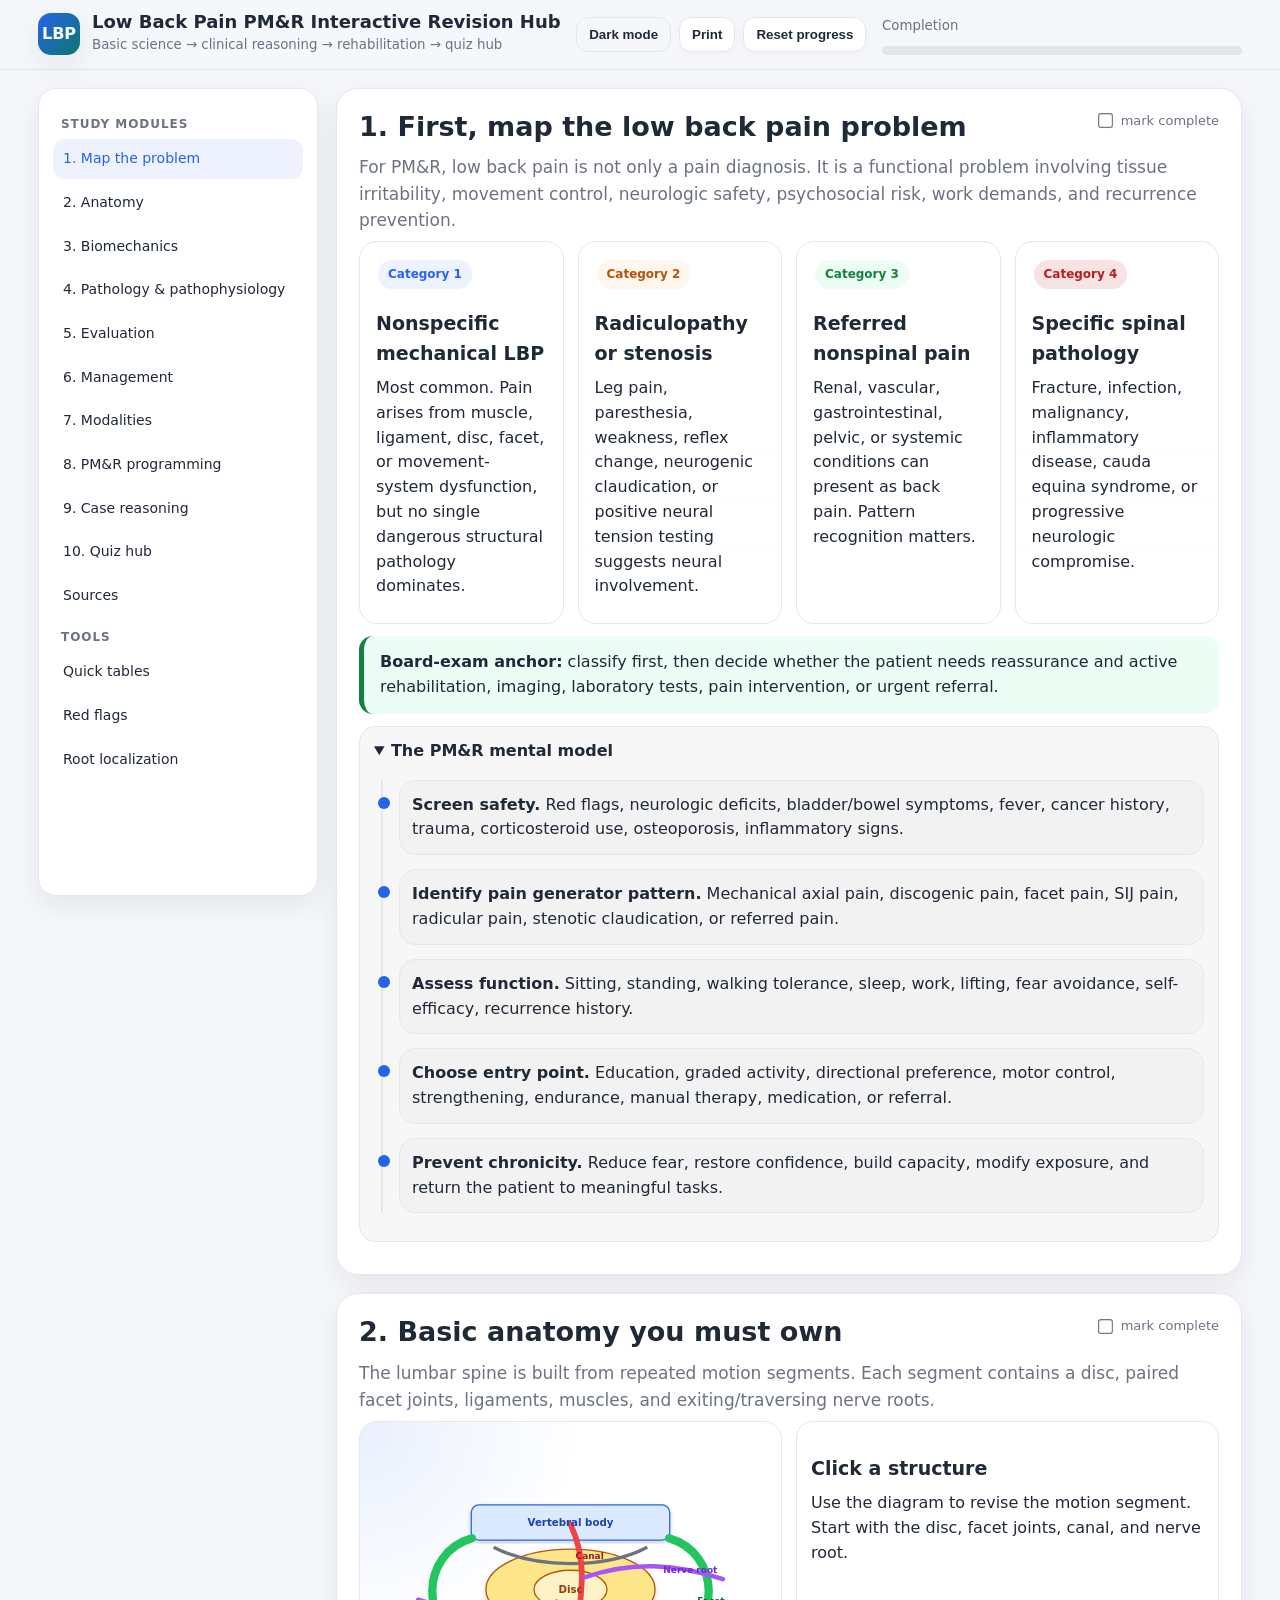
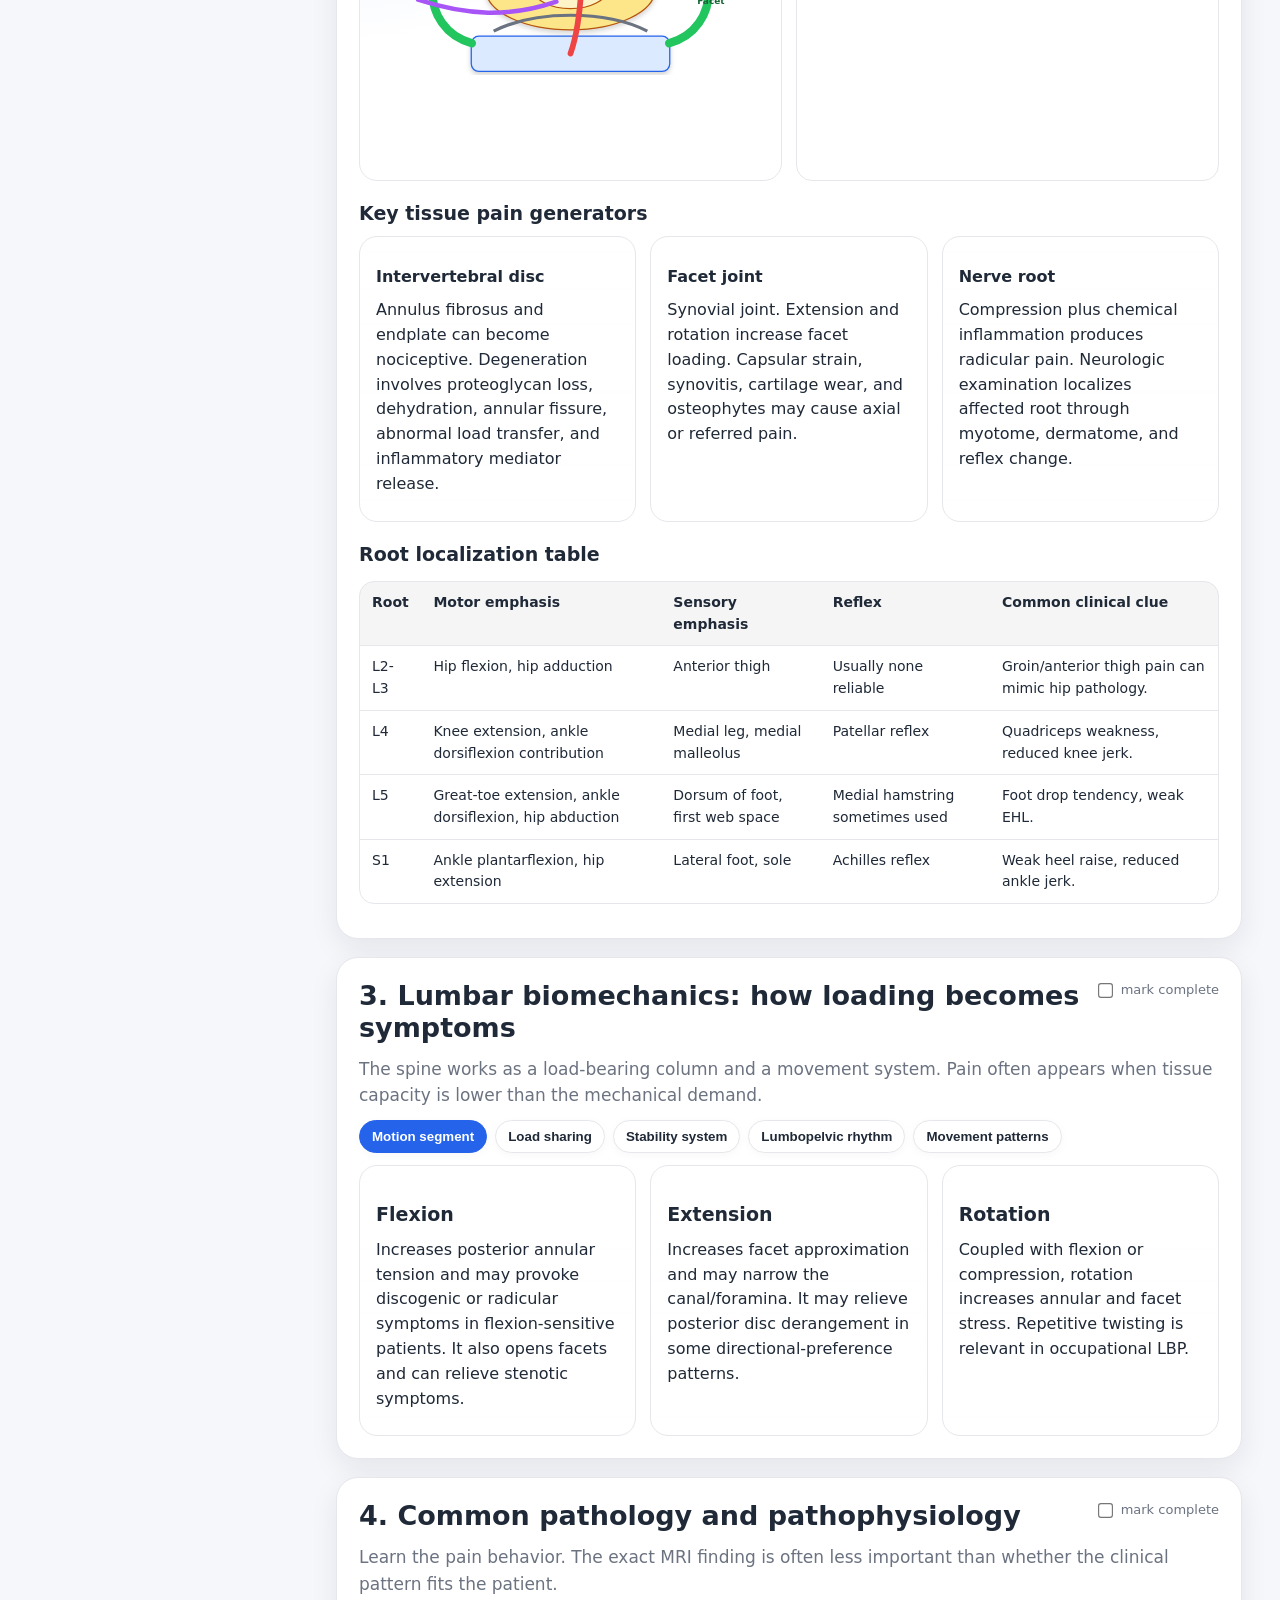
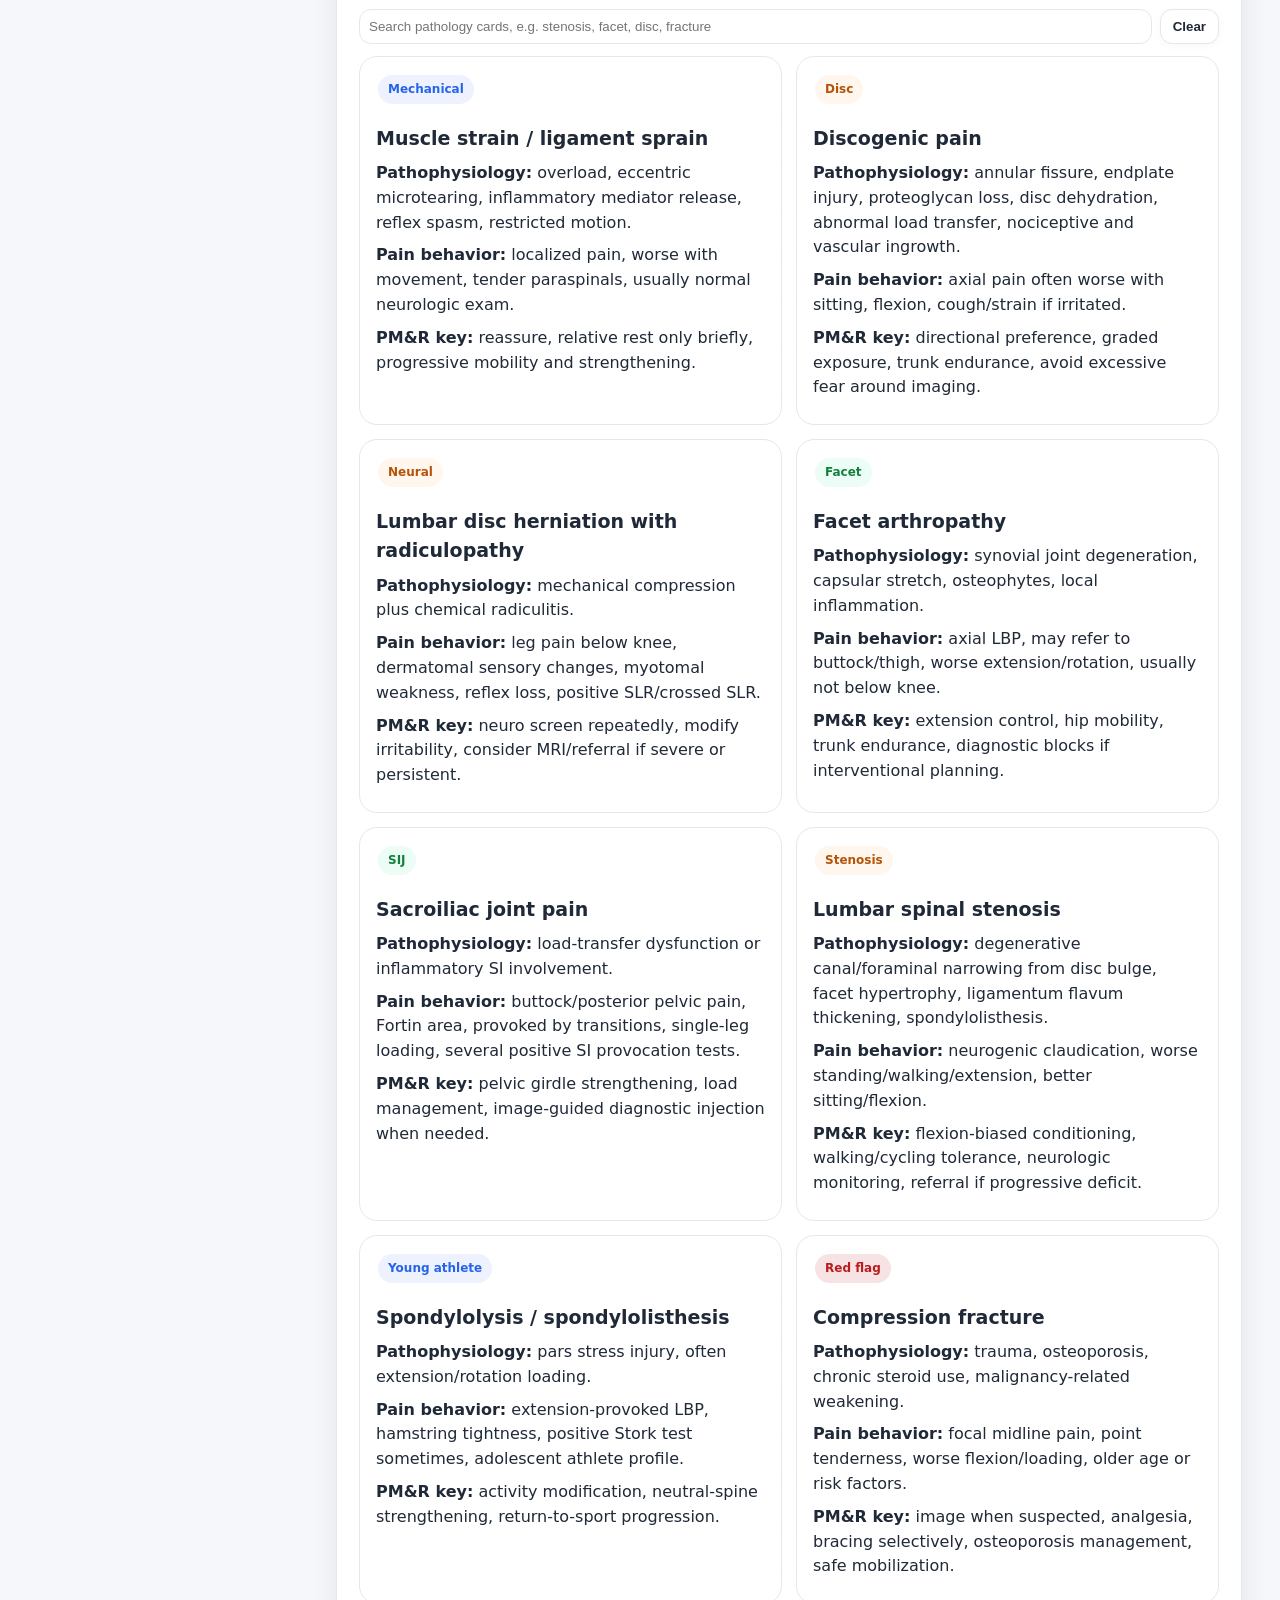
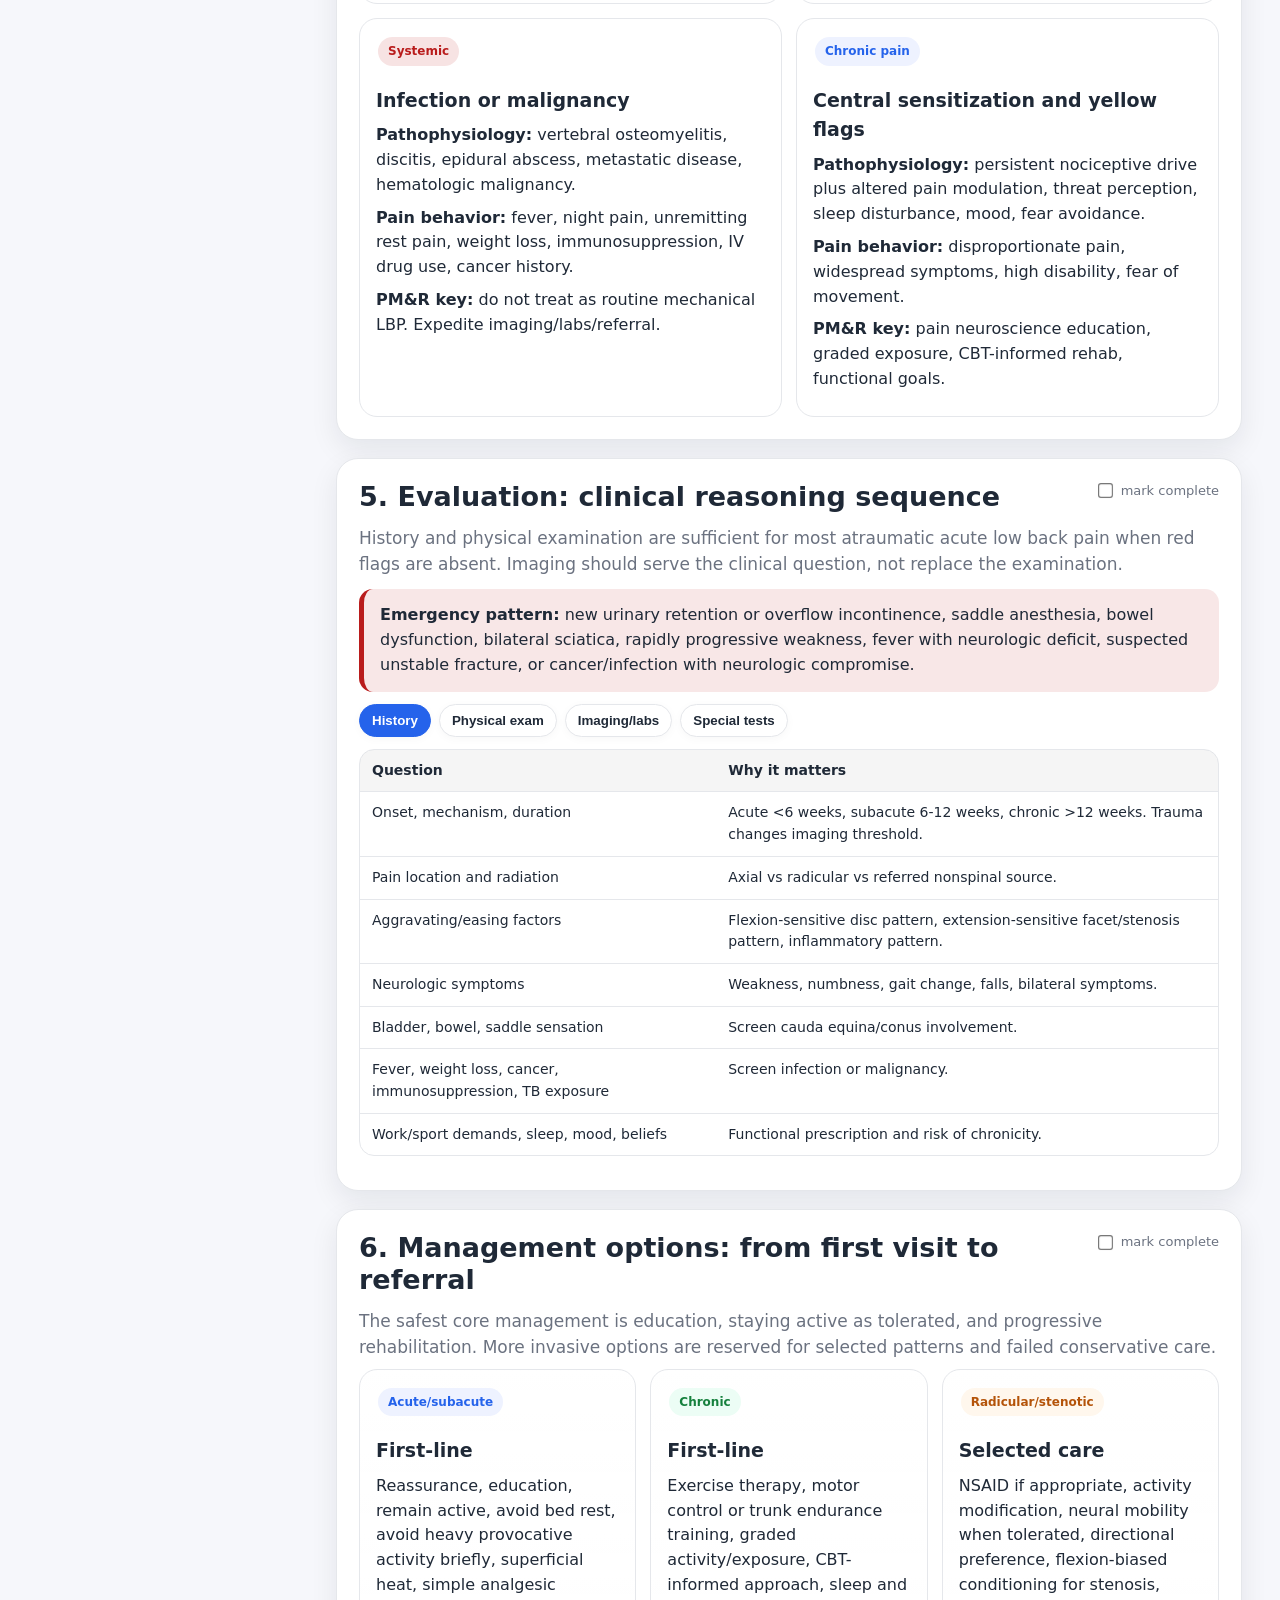
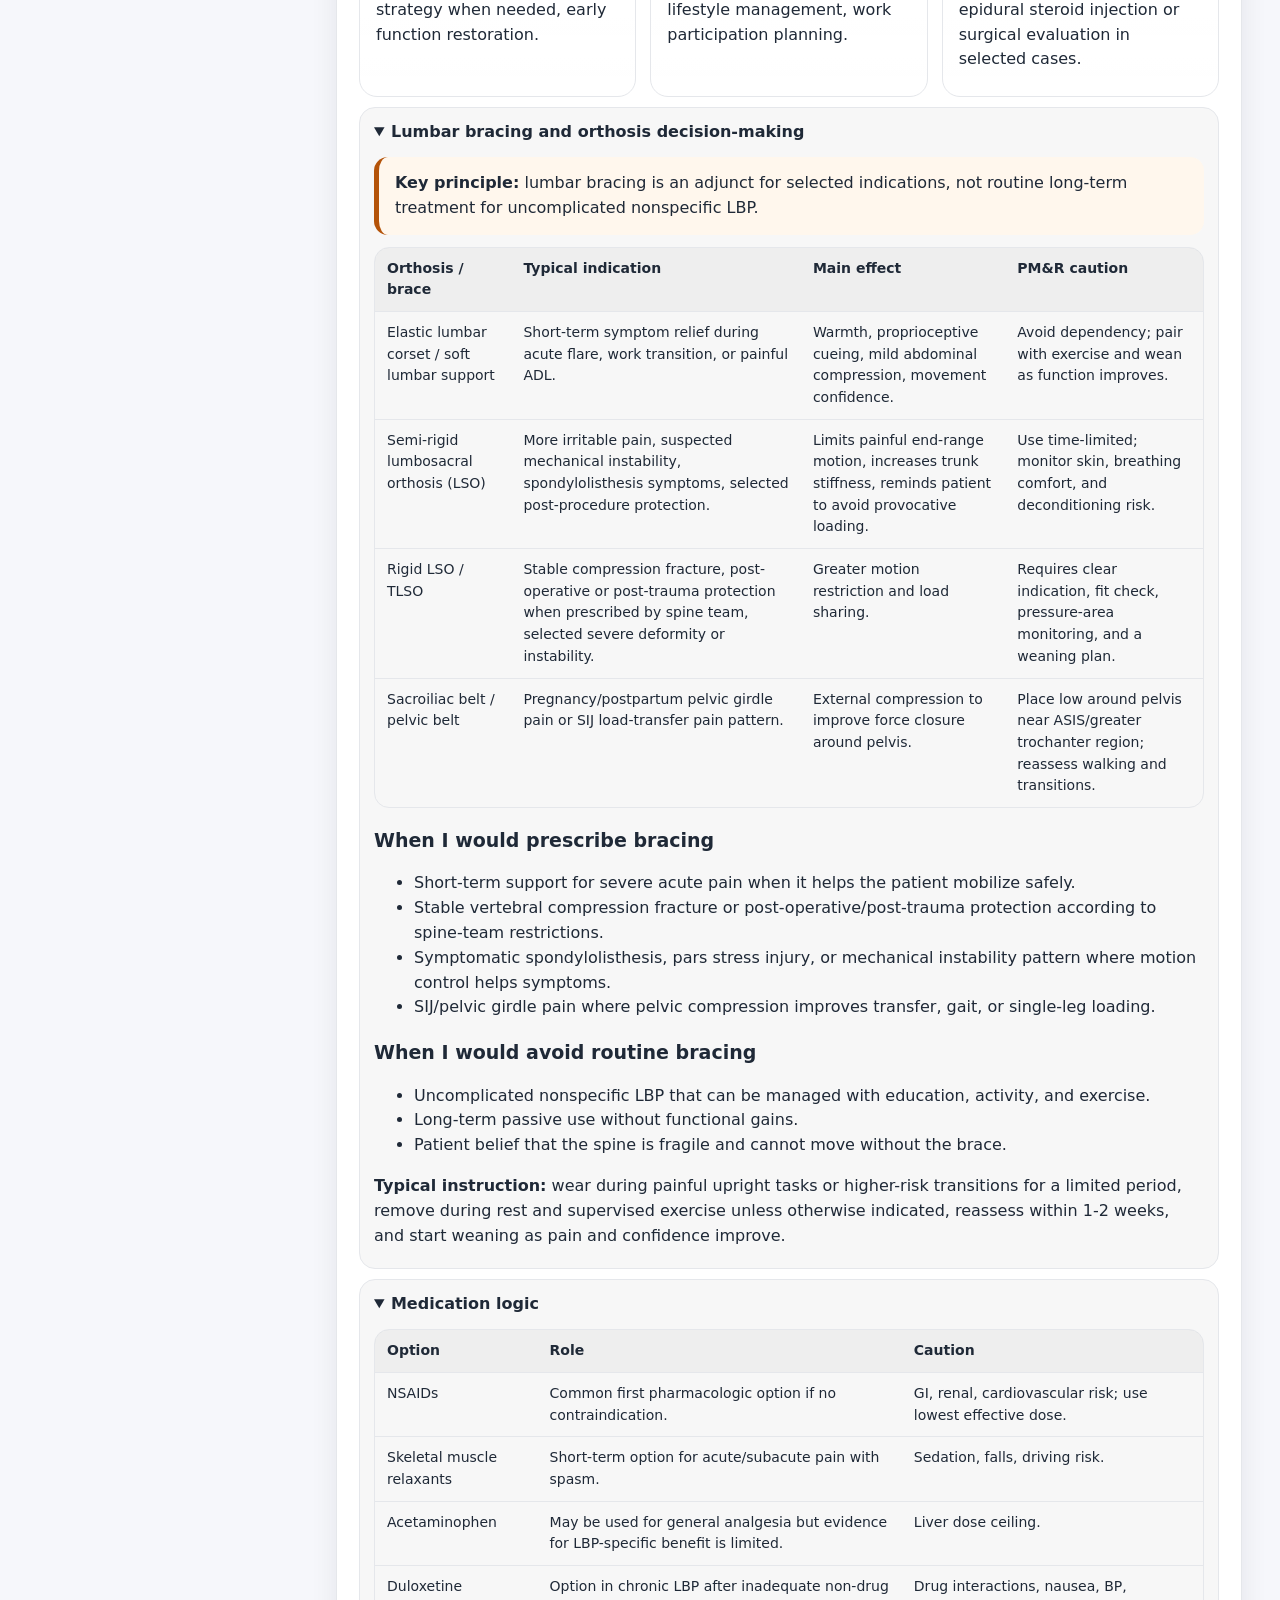
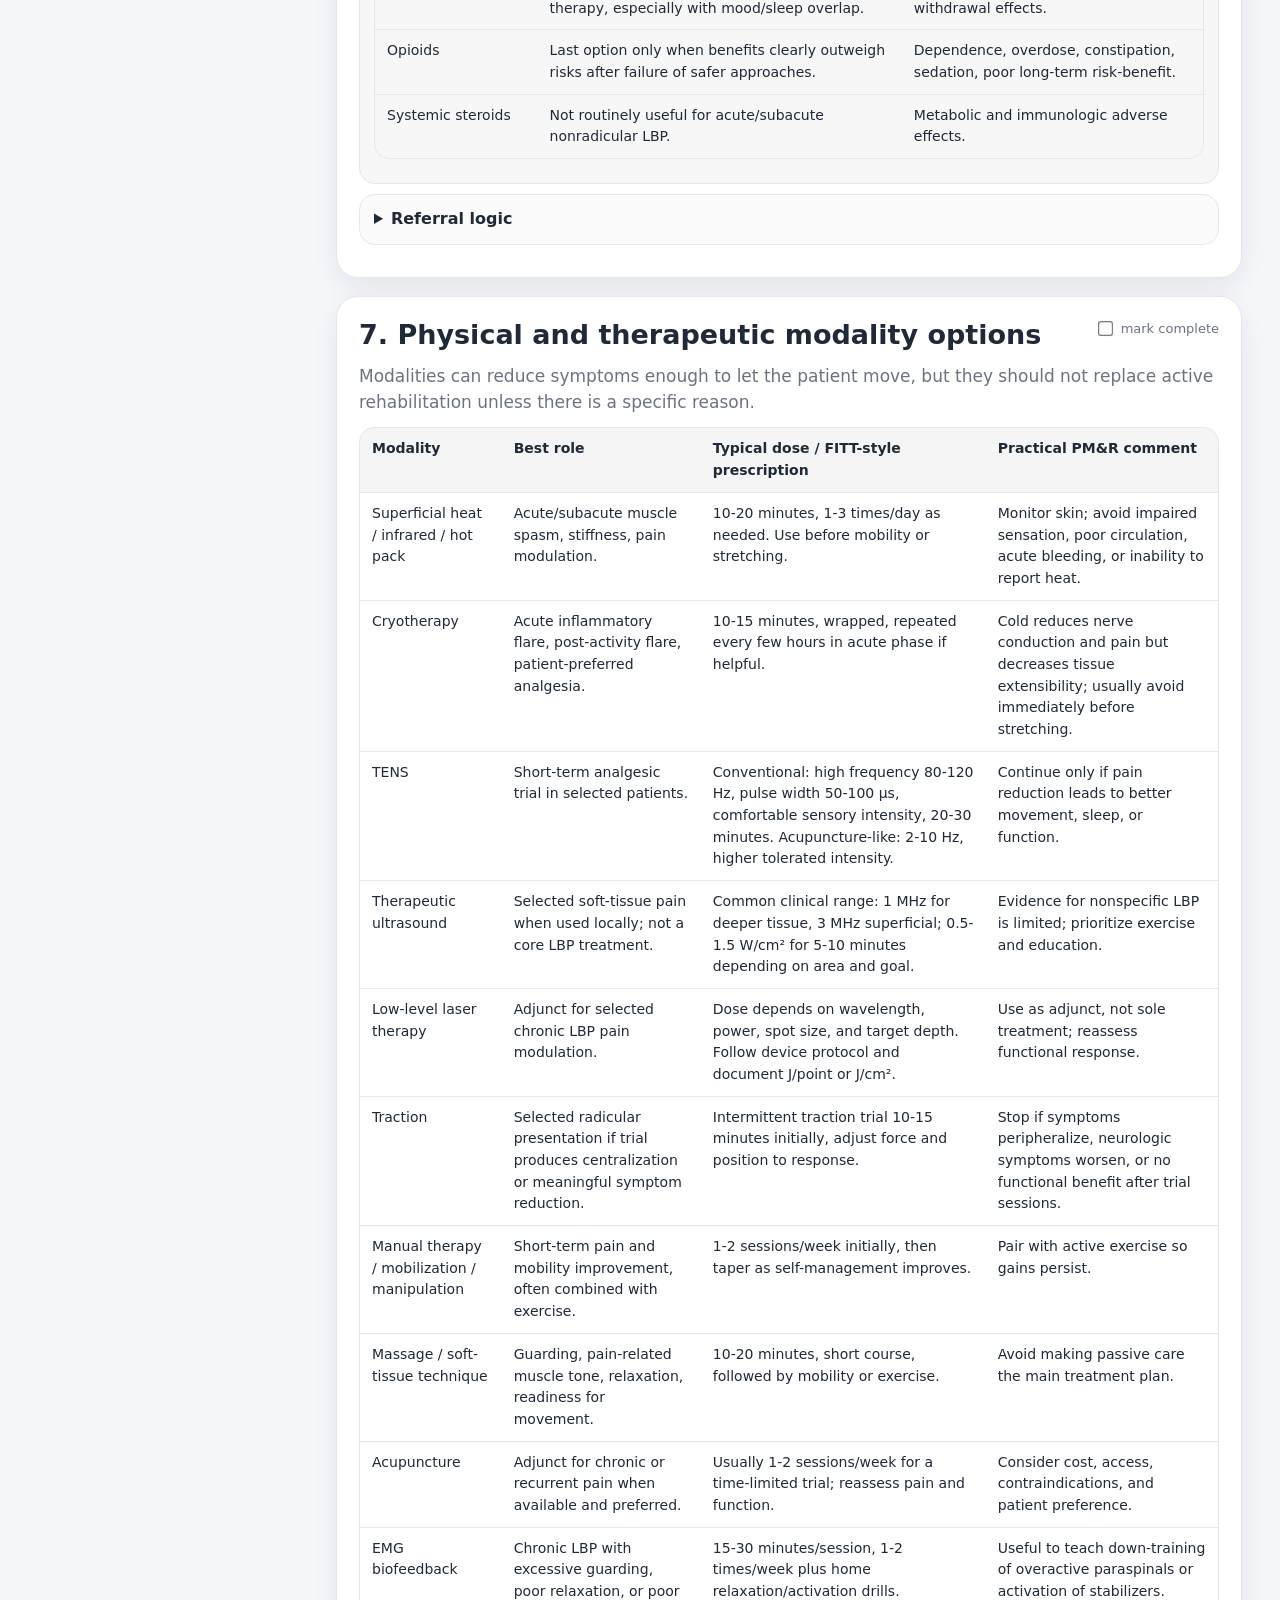
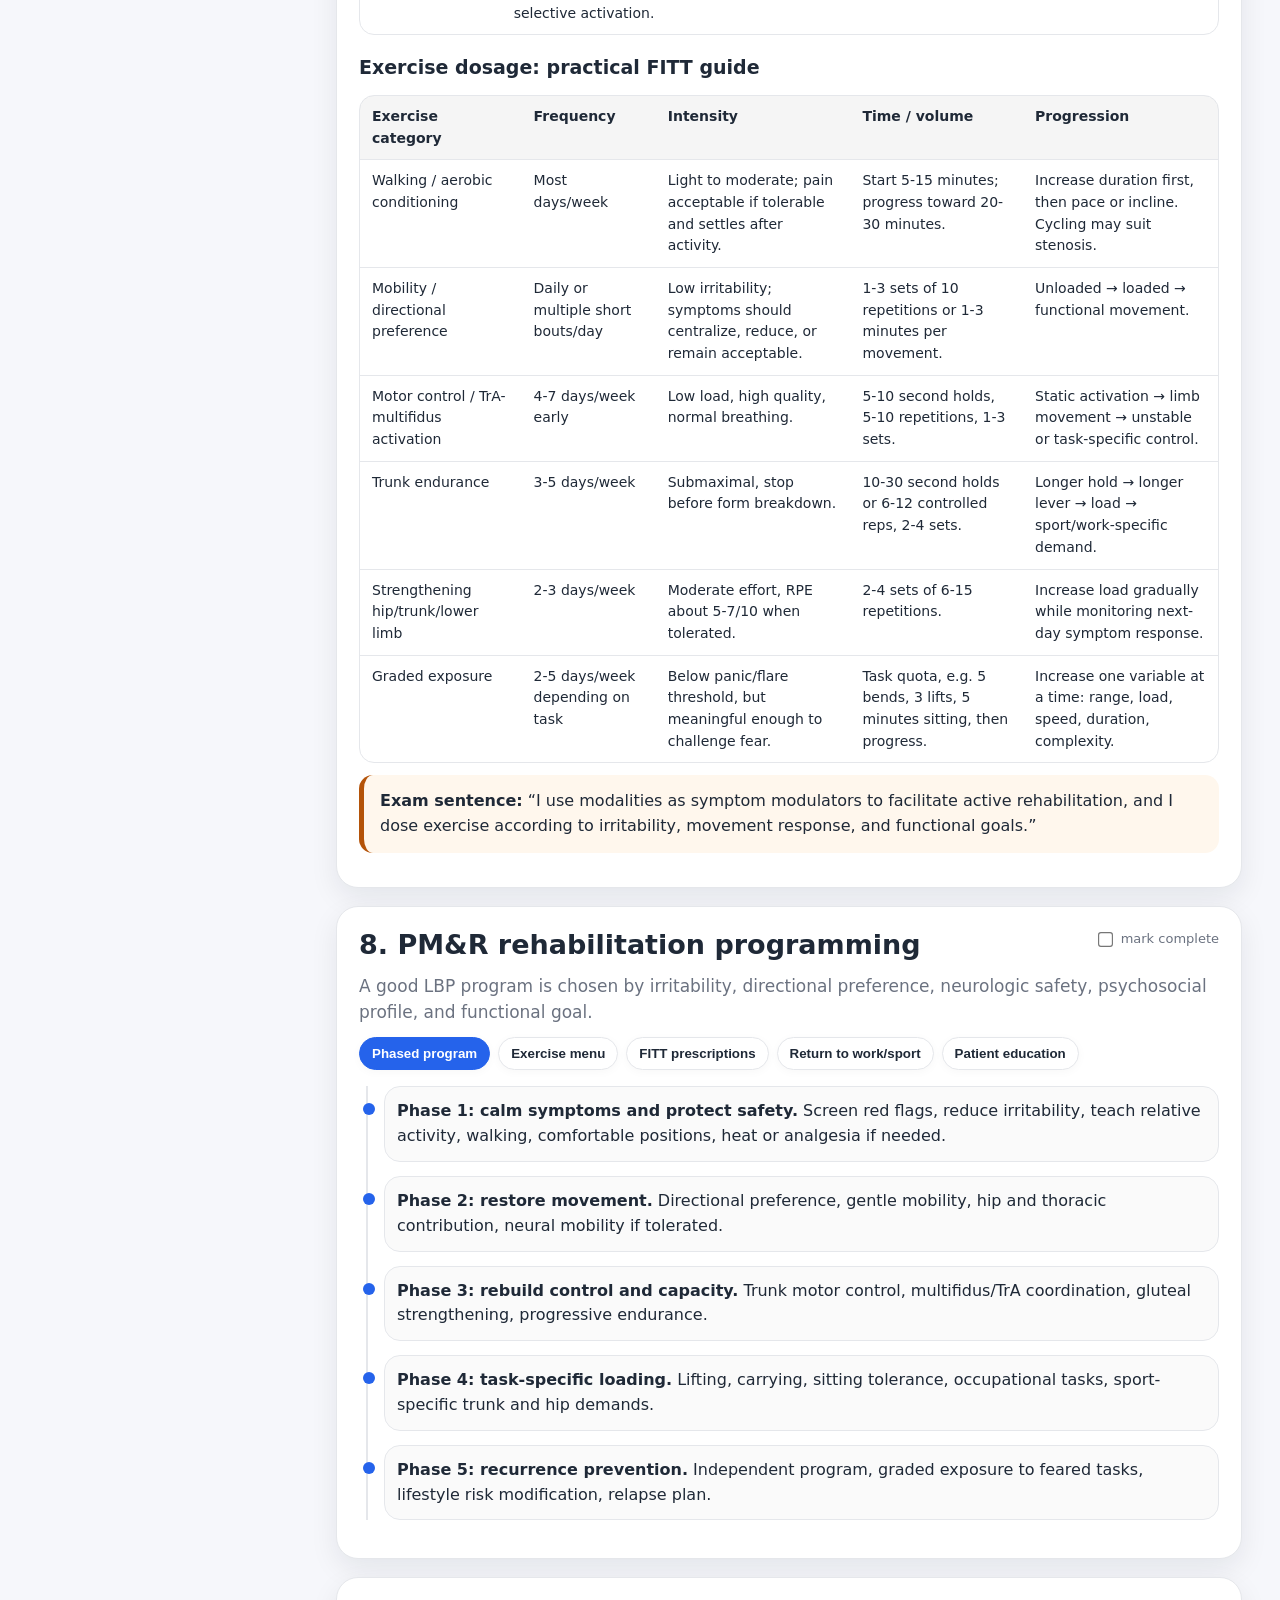
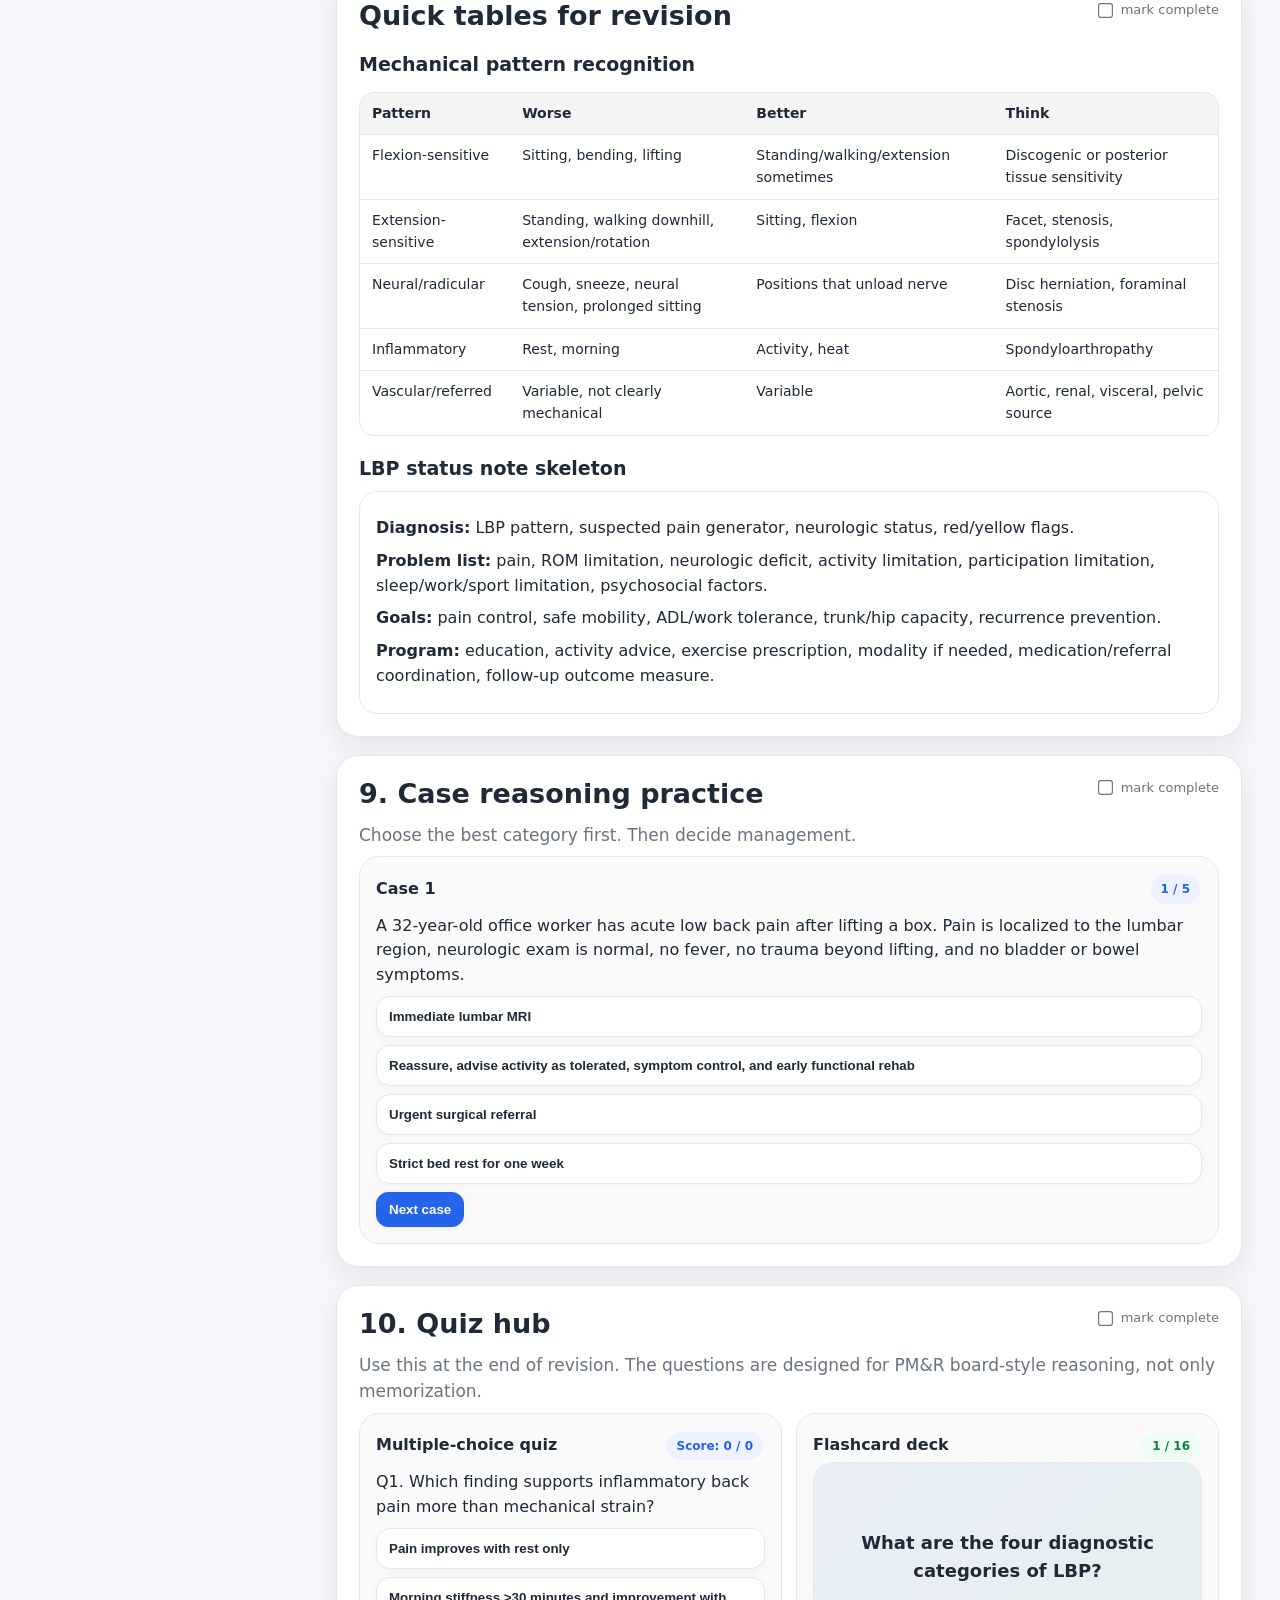
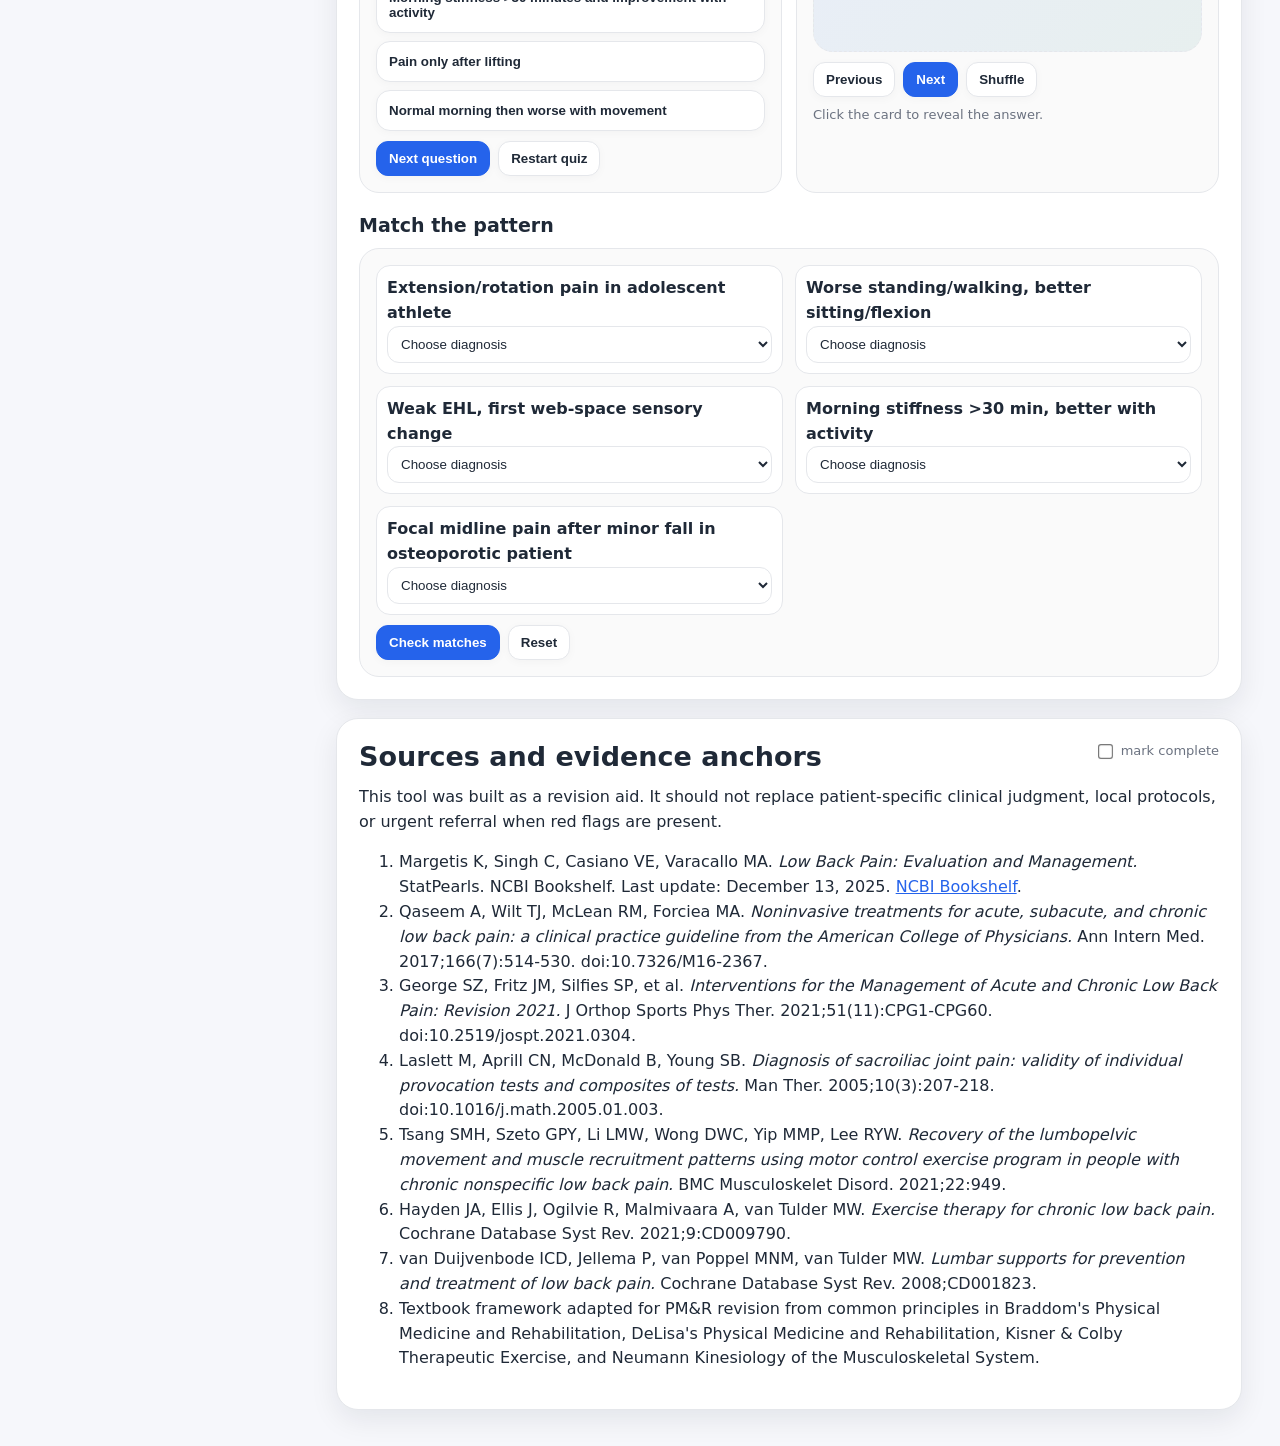
<file: lbp.html>
<!DOCTYPE html>
<html lang="en">
<head>
<meta charset="UTF-8" />
<meta name="viewport" content="width=device-width, initial-scale=1.0" />
<title>Low Back Pain PM&R Interactive Revision Hub</title>
<style>
  :root{
    --bg:#f6f7fb; --card:#ffffff; --ink:#1f2937; --muted:#6b7280; --line:#e5e7eb;
    --accent:#2563eb; --accent2:#0f766e; --warn:#b45309; --danger:#b91c1c; --ok:#15803d;
    --soft:#eef2ff; --soft2:#ecfdf5; --soft3:#fff7ed; --shadow:0 10px 28px rgba(15,23,42,.08);
  }
  [data-theme="dark"]{
    --bg:#0b1020; --card:#121a2b; --ink:#e5e7eb; --muted:#9ca3af; --line:#263244;
    --accent:#60a5fa; --accent2:#2dd4bf; --warn:#f59e0b; --danger:#f87171; --ok:#4ade80;
    --soft:#172554; --soft2:#064e3b; --soft3:#431407; --shadow:0 10px 28px rgba(0,0,0,.35);
  }
  *{box-sizing:border-box}
  body{margin:0;background:var(--bg);color:var(--ink);font-family:Inter,ui-sans-serif,system-ui,-apple-system,BlinkMacSystemFont,"Segoe UI",Roboto,Arial,sans-serif;line-height:1.55}
  a{color:var(--accent)}
  header{position:sticky;top:0;z-index:30;background:rgba(246,247,251,.92);backdrop-filter:blur(12px);border-bottom:1px solid var(--line)}
  [data-theme="dark"] header{background:rgba(11,16,32,.92)}
  .topbar{display:flex;gap:14px;align-items:center;justify-content:space-between;max-width:1240px;margin:auto;padding:12px 18px}
  .brand{display:flex;gap:12px;align-items:center}
  .logo{width:42px;height:42px;border-radius:13px;background:linear-gradient(135deg,var(--accent),var(--accent2));display:grid;place-items:center;color:#fff;font-weight:900;box-shadow:var(--shadow)}
  .brand h1{font-size:18px;line-height:1.1;margin:0}.brand small{color:var(--muted)}
  .toolbar{display:flex;gap:8px;align-items:center;flex-wrap:wrap;justify-content:flex-end}
  button,.btn{border:1px solid var(--line);background:var(--card);color:var(--ink);border-radius:12px;padding:9px 12px;cursor:pointer;font-weight:650;box-shadow:0 2px 10px rgba(0,0,0,.03)}
  button:hover,.btn:hover{border-color:var(--accent);transform:translateY(-1px)}
  button.primary{background:var(--accent);color:white;border-color:var(--accent)}
  button.ghost{background:transparent;box-shadow:none}
  .layout{max-width:1240px;margin:0 auto;display:grid;grid-template-columns:280px minmax(0,1fr);gap:18px;padding:18px}
  nav{position:sticky;top:76px;height:calc(100vh - 92px);overflow:auto;background:var(--card);border:1px solid var(--line);border-radius:18px;padding:14px;box-shadow:var(--shadow)}
  nav a{display:block;text-decoration:none;color:var(--ink);padding:9px 10px;border-radius:12px;margin:4px 0;font-size:14px}
  nav a:hover, nav a.active{background:var(--soft);color:var(--accent)}
  .navtitle{font-weight:850;font-size:12px;text-transform:uppercase;letter-spacing:.08em;color:var(--muted);margin:12px 8px 6px}
  main{min-width:0}
  section{background:var(--card);border:1px solid var(--line);border-radius:22px;padding:22px;margin-bottom:18px;box-shadow:var(--shadow)}
  h2{margin:0 0 12px;font-size:27px;line-height:1.18} h3{margin:18px 0 8px;font-size:19px} h4{margin:12px 0 8px;font-size:16px}
  p{margin:8px 0}.muted{color:var(--muted)} .small{font-size:13px}.tiny{font-size:12px}.lead{font-size:17px;color:var(--muted)}
  .grid{display:grid;gap:14px}.grid.two{grid-template-columns:repeat(2,minmax(0,1fr))}.grid.three{grid-template-columns:repeat(3,minmax(0,1fr))}.grid.four{grid-template-columns:repeat(4,minmax(0,1fr))}
  .card{background:linear-gradient(180deg,rgba(255,255,255,.03),rgba(0,0,0,0));border:1px solid var(--line);border-radius:18px;padding:16px}
  .pill{display:inline-flex;align-items:center;gap:6px;border-radius:999px;border:1px solid var(--line);padding:4px 9px;font-size:12px;font-weight:750;margin:2px;background:var(--card)}
  .pill.blue{background:var(--soft);color:var(--accent);border-color:transparent}.pill.green{background:var(--soft2);color:var(--ok);border-color:transparent}.pill.orange{background:var(--soft3);color:var(--warn);border-color:transparent}.pill.red{background:rgba(185,28,28,.12);color:var(--danger);border-color:transparent}
  .callout{border-left:5px solid var(--accent);background:var(--soft);padding:14px 16px;border-radius:14px;margin:12px 0}.callout.warn{border-color:var(--warn);background:var(--soft3)}.callout.danger{border-color:var(--danger);background:rgba(185,28,28,.10)}.callout.ok{border-color:var(--ok);background:var(--soft2)}
  details{border:1px solid var(--line);border-radius:16px;padding:12px 14px;background:rgba(127,127,127,.03);margin:10px 0}summary{cursor:pointer;font-weight:800}details[open]{background:rgba(127,127,127,.06)}
  table{width:100%;border-collapse:separate;border-spacing:0;overflow:hidden;border:1px solid var(--line);border-radius:15px;margin:12px 0;font-size:14px}th,td{padding:10px 12px;border-bottom:1px solid var(--line);vertical-align:top}th{text-align:left;background:rgba(127,127,127,.08)}tr:last-child td{border-bottom:none}
  .progresswrap{height:9px;background:rgba(127,127,127,.16);border-radius:999px;overflow:hidden;margin-top:8px}.progressbar{height:100%;width:0%;background:linear-gradient(90deg,var(--accent),var(--accent2));transition:width .25s}
  .module-check{float:right;display:inline-flex;align-items:center;gap:6px;font-size:13px;color:var(--muted)}
  .module-check input{transform:scale(1.15)}
  .svgbox{background:radial-gradient(circle at top left,rgba(37,99,235,.10),transparent 40%),var(--card);border:1px solid var(--line);border-radius:18px;padding:12px;min-height:360px;display:flex;align-items:center;justify-content:center;overflow:hidden}
  svg text{font-family:inherit}.hotspot{cursor:pointer;transition:opacity .2s,transform .2s}.hotspot:hover{opacity:.75}.tooltipbox{border:1px solid var(--line);border-radius:16px;padding:14px;background:var(--card);min-height:152px}
  .tabs{display:flex;flex-wrap:wrap;gap:8px;margin:12px 0}.tab{padding:8px 12px;border-radius:999px;border:1px solid var(--line);background:var(--card);cursor:pointer;font-weight:750}.tab.active{background:var(--accent);color:#fff;border-color:var(--accent)}.tabpane{display:none}.tabpane.active{display:block}
  .flashcard{min-height:190px;display:grid;place-items:center;text-align:center;border:1px dashed var(--line);border-radius:20px;padding:24px;background:linear-gradient(135deg,rgba(37,99,235,.08),rgba(15,118,110,.08));cursor:pointer;font-size:18px;font-weight:800}.flashcard .answer{display:none;font-weight:650;font-size:16px;color:var(--muted)}.flashcard.flipped .question{display:none}.flashcard.flipped .answer{display:block}
  .quizbox{border:1px solid var(--line);border-radius:20px;padding:16px;background:rgba(127,127,127,.04)}.option{display:block;width:100%;text-align:left;margin:8px 0;padding:12px;border-radius:14px;border:1px solid var(--line);background:var(--card);font-weight:600}.option.correct{border-color:var(--ok);background:var(--soft2)}.option.wrong{border-color:var(--danger);background:rgba(185,28,28,.10)}.quizmeta{display:flex;gap:10px;flex-wrap:wrap;justify-content:space-between;align-items:center}.explain{border-radius:14px;padding:12px;margin-top:10px;background:var(--soft);display:none}
  .matchgrid{display:grid;grid-template-columns:repeat(2,minmax(0,1fr));gap:12px}.matchitem{padding:10px;border:1px solid var(--line);border-radius:14px;background:var(--card)}select,input[type="text"]{border:1px solid var(--line);border-radius:12px;padding:9px;background:var(--card);color:var(--ink);width:100%}
  .timeline{position:relative;margin:16px 0;padding-left:25px}.timeline:before{content:"";position:absolute;left:7px;top:0;bottom:0;width:2px;background:var(--line)}.step{position:relative;margin:0 0 14px;background:rgba(127,127,127,.04);border:1px solid var(--line);border-radius:16px;padding:12px}.step:before{content:"";position:absolute;left:-22px;top:16px;width:12px;height:12px;border-radius:50%;background:var(--accent)}
  .kbd{border:1px solid var(--line);border-bottom-width:3px;border-radius:8px;padding:1px 6px;font-size:12px;background:rgba(127,127,127,.06)}
  .print-only{display:none}
  .searchbox{display:flex;gap:8px;margin:12px 0}.searchbox input{flex:1}.hidden-by-search{display:none!important}.highlight{outline:2px solid var(--accent);outline-offset:3px}
  @media(max-width:900px){.layout{grid-template-columns:1fr}nav{position:relative;top:0;height:auto}.grid.two,.grid.three,.grid.four,.matchgrid{grid-template-columns:1fr}.toolbar{justify-content:flex-start}.topbar{align-items:flex-start;flex-direction:column}}
  @media print{header,nav,.toolbar,.module-check,.tabs,.quizbox button,.searchbox{display:none!important}.layout{display:block;padding:0}section{box-shadow:none;break-inside:avoid}.print-only{display:block}}
</style>
</head>
<body>
<header>
  <div class="topbar">
    <div class="brand">
      <div class="logo">LBP</div>
      <div><h1>Low Back Pain PM&R Interactive Revision Hub</h1><small>Basic science → clinical reasoning → rehabilitation → quiz hub</small></div>
    </div>
    <div class="toolbar">
      <button id="themeBtn" class="ghost">Dark mode</button>
      <button onclick="window.print()">Print</button>
      <button id="resetProgress">Reset progress</button>
    </div>
    <div style="min-width:200px;flex:1;max-width:360px">
      <small class="muted">Completion</small>
      <div class="progresswrap"><div id="globalProgress" class="progressbar"></div></div>
    </div>
  </div>
</header>
<div class="layout">
<nav id="sideNav">
  <div class="navtitle">Study modules</div>
  <a href="#overview">1. Map the problem</a>
  <a href="#anatomy">2. Anatomy</a>
  <a href="#biomechanics">3. Biomechanics</a>
  <a href="#pathology">4. Pathology & pathophysiology</a>
  <a href="#evaluation">5. Evaluation</a>
  <a href="#management">6. Management</a>
  <a href="#modalities">7. Modalities</a>
  <a href="#programming">8. PM&R programming</a>
  <a href="#cases">9. Case reasoning</a>
  <a href="#quiz">10. Quiz hub</a>
  <a href="#sources">Sources</a>
  <div class="navtitle">Tools</div>
  <a href="#quicktables">Quick tables</a>
  <a href="#redflags">Red flags</a>
  <a href="#radiculopathy">Root localization</a>
</nav>
<main>
<section id="overview" data-module="overview">
  <label class="module-check"><input type="checkbox" class="completeBox" data-id="overview"> mark complete</label>
  <h2>1. First, map the low back pain problem</h2>
  <p class="lead">For PM&R, low back pain is not only a pain diagnosis. It is a functional problem involving tissue irritability, movement control, neurologic safety, psychosocial risk, work demands, and recurrence prevention.</p>
  <div class="grid four">
    <div class="card"><span class="pill blue">Category 1</span><h3>Nonspecific mechanical LBP</h3><p>Most common. Pain arises from muscle, ligament, disc, facet, or movement-system dysfunction, but no single dangerous structural pathology dominates.</p></div>
    <div class="card"><span class="pill orange">Category 2</span><h3>Radiculopathy or stenosis</h3><p>Leg pain, paresthesia, weakness, reflex change, neurogenic claudication, or positive neural tension testing suggests neural involvement.</p></div>
    <div class="card"><span class="pill green">Category 3</span><h3>Referred nonspinal pain</h3><p>Renal, vascular, gastrointestinal, pelvic, or systemic conditions can present as back pain. Pattern recognition matters.</p></div>
    <div class="card"><span class="pill red">Category 4</span><h3>Specific spinal pathology</h3><p>Fracture, infection, malignancy, inflammatory disease, cauda equina syndrome, or progressive neurologic compromise.</p></div>
  </div>
  <div class="callout ok"><strong>Board-exam anchor:</strong> classify first, then decide whether the patient needs reassurance and active rehabilitation, imaging, laboratory tests, pain intervention, or urgent referral.</div>
  <details open><summary>The PM&R mental model</summary>
    <div class="timeline">
      <div class="step"><strong>Screen safety.</strong> Red flags, neurologic deficits, bladder/bowel symptoms, fever, cancer history, trauma, corticosteroid use, osteoporosis, inflammatory signs.</div>
      <div class="step"><strong>Identify pain generator pattern.</strong> Mechanical axial pain, discogenic pain, facet pain, SIJ pain, radicular pain, stenotic claudication, or referred pain.</div>
      <div class="step"><strong>Assess function.</strong> Sitting, standing, walking tolerance, sleep, work, lifting, fear avoidance, self-efficacy, recurrence history.</div>
      <div class="step"><strong>Choose entry point.</strong> Education, graded activity, directional preference, motor control, strengthening, endurance, manual therapy, medication, or referral.</div>
      <div class="step"><strong>Prevent chronicity.</strong> Reduce fear, restore confidence, build capacity, modify exposure, and return the patient to meaningful tasks.</div>
    </div>
  </details>
</section>

<section id="anatomy" data-module="anatomy">
  <label class="module-check"><input type="checkbox" class="completeBox" data-id="anatomy"> mark complete</label>
  <h2>2. Basic anatomy you must own</h2>
  <p class="lead">The lumbar spine is built from repeated motion segments. Each segment contains a disc, paired facet joints, ligaments, muscles, and exiting/traversing nerve roots.</p>
  <div class="grid two">
    <div class="svgbox">
      <svg viewBox="0 0 620 420" width="100%" height="100%" role="img" aria-label="Interactive lumbar motion segment diagram">
        <defs>
          <filter id="shadow"><feDropShadow dx="0" dy="4" stdDeviation="4" flood-opacity="0.18"/></filter>
        </defs>
        <rect x="155" y="60" width="310" height="55" rx="12" fill="#dbeafe" stroke="#2563eb" stroke-width="2" class="hotspot" data-info="body" filter="url(#shadow)"/>
        <rect x="155" y="265" width="310" height="55" rx="12" fill="#dbeafe" stroke="#2563eb" stroke-width="2" class="hotspot" data-info="body" filter="url(#shadow)"/>
        <ellipse cx="310" cy="192" rx="132" ry="63" fill="#fde68a" stroke="#b45309" stroke-width="2" class="hotspot" data-info="disc" filter="url(#shadow)"/>
        <ellipse cx="310" cy="192" rx="57" ry="30" fill="#fef3c7" stroke="#b45309" stroke-width="2" class="hotspot" data-info="nucleus"/>
        <path d="M190 126 C255 160,365 160,430 126" fill="none" stroke="#6b7280" stroke-width="5" class="hotspot" data-info="ligament"/>
        <path d="M190 257 C255 224,365 224,430 257" fill="none" stroke="#6b7280" stroke-width="5" class="hotspot" data-info="ligament"/>
        <path d="M464 112 C545 135,548 253,464 276" fill="none" stroke="#22c55e" stroke-width="13" stroke-linecap="round" class="hotspot" data-info="facet"/>
        <path d="M156 112 C75 135,72 253,156 276" fill="none" stroke="#22c55e" stroke-width="13" stroke-linecap="round" class="hotspot" data-info="facet"/>
        <path d="M310 90 C326 125,330 155,327 189 C325 223,322 258,310 292" fill="none" stroke="#ef4444" stroke-width="9" stroke-linecap="round" class="hotspot" data-info="canal"/>
        <path d="M332 173 C405 148,472 151,548 176" fill="none" stroke="#a855f7" stroke-width="7" stroke-linecap="round" class="hotspot" data-info="nerve"/>
        <path d="M288 211 C215 236,148 233,72 208" fill="none" stroke="#a855f7" stroke-width="7" stroke-linecap="round" class="hotspot" data-info="nerve"/>
        <text x="310" y="93" text-anchor="middle" font-size="16" font-weight="800" fill="#1e40af">Vertebral body</text>
        <text x="310" y="198" text-anchor="middle" font-size="16" font-weight="800" fill="#92400e">Disc</text>
        <text x="508" y="214" font-size="14" font-weight="800" fill="#166534">Facet</text>
        <text x="455" y="166" font-size="14" font-weight="800" fill="#6d28d9">Nerve root</text>
        <text x="318" y="145" font-size="14" font-weight="800" fill="#991b1b">Canal</text>
      </svg>
    </div>
    <div class="tooltipbox" id="anatomyInfo">
      <h3>Click a structure</h3>
      <p>Use the diagram to revise the motion segment. Start with the disc, facet joints, canal, and nerve root.</p>
    </div>
  </div>
  <h3>Key tissue pain generators</h3>
  <div class="grid three">
    <div class="card"><h4>Intervertebral disc</h4><p>Annulus fibrosus and endplate can become nociceptive. Degeneration involves proteoglycan loss, dehydration, annular fissure, abnormal load transfer, and inflammatory mediator release.</p></div>
    <div class="card"><h4>Facet joint</h4><p>Synovial joint. Extension and rotation increase facet loading. Capsular strain, synovitis, cartilage wear, and osteophytes may cause axial or referred pain.</p></div>
    <div class="card"><h4>Nerve root</h4><p>Compression plus chemical inflammation produces radicular pain. Neurologic examination localizes affected root through myotome, dermatome, and reflex change.</p></div>
  </div>
  <div id="radiculopathy">
    <h3>Root localization table</h3>
    <table>
      <thead><tr><th>Root</th><th>Motor emphasis</th><th>Sensory emphasis</th><th>Reflex</th><th>Common clinical clue</th></tr></thead>
      <tbody>
        <tr><td>L2-L3</td><td>Hip flexion, hip adduction</td><td>Anterior thigh</td><td>Usually none reliable</td><td>Groin/anterior thigh pain can mimic hip pathology.</td></tr>
        <tr><td>L4</td><td>Knee extension, ankle dorsiflexion contribution</td><td>Medial leg, medial malleolus</td><td>Patellar reflex</td><td>Quadriceps weakness, reduced knee jerk.</td></tr>
        <tr><td>L5</td><td>Great-toe extension, ankle dorsiflexion, hip abduction</td><td>Dorsum of foot, first web space</td><td>Medial hamstring sometimes used</td><td>Foot drop tendency, weak EHL.</td></tr>
        <tr><td>S1</td><td>Ankle plantarflexion, hip extension</td><td>Lateral foot, sole</td><td>Achilles reflex</td><td>Weak heel raise, reduced ankle jerk.</td></tr>
      </tbody>
    </table>
  </div>
</section>

<section id="biomechanics" data-module="biomechanics">
  <label class="module-check"><input type="checkbox" class="completeBox" data-id="biomechanics"> mark complete</label>
  <h2>3. Lumbar biomechanics: how loading becomes symptoms</h2>
  <p class="lead">The spine works as a load-bearing column and a movement system. Pain often appears when tissue capacity is lower than the mechanical demand.</p>
  <div class="tabs" data-tabs="bioTabs">
    <button class="tab active" data-tab="motion">Motion segment</button>
    <button class="tab" data-tab="load">Load sharing</button>
    <button class="tab" data-tab="stability">Stability system</button>
    <button class="tab" data-tab="lpr">Lumbopelvic rhythm</button>
    <button class="tab" data-tab="movement">Movement patterns</button>
  </div>
  <div class="tabpane active" id="bioTabs-motion">
    <div class="grid three">
      <div class="card"><h3>Flexion</h3><p>Increases posterior annular tension and may provoke discogenic or radicular symptoms in flexion-sensitive patients. It also opens facets and can relieve stenotic symptoms.</p></div>
      <div class="card"><h3>Extension</h3><p>Increases facet approximation and may narrow the canal/foramina. It may relieve posterior disc derangement in some directional-preference patterns.</p></div>
      <div class="card"><h3>Rotation</h3><p>Coupled with flexion or compression, rotation increases annular and facet stress. Repetitive twisting is relevant in occupational LBP.</p></div>
    </div>
  </div>
  <div class="tabpane" id="bioTabs-load">
    <div class="callout"><strong>Disc-facet partnership:</strong> the disc resists compression and distributes load; facets resist shear and guide movement. Disc height loss can shift more load to posterior elements and alter foraminal size.</div>
    <table><thead><tr><th>Load situation</th><th>Likely structure stressed</th><th>Clinical consequence</th></tr></thead><tbody>
      <tr><td>Loaded flexion, repeated bending</td><td>Posterior annulus, paraspinals, posterior ligaments</td><td>Discogenic pain, strain, neural tension sensitivity.</td></tr>
      <tr><td>Extension with rotation</td><td>Facet joint, pars interarticularis</td><td>Facet pain, spondylolysis in young athletes.</td></tr>
      <tr><td>Prolonged sitting</td><td>Disc/endplate, passive posterior tissues</td><td>Flexion intolerance, deconditioning, movement fear.</td></tr>
      <tr><td>Standing/walking in lumbar extension</td><td>Facets, canal/foramina in stenosis</td><td>Neurogenic claudication, relief with sitting/flexion.</td></tr>
    </tbody></table>
  </div>
  <div class="tabpane" id="bioTabs-stability">
    <div class="grid three">
      <div class="card"><span class="pill blue">Passive subsystem</span><p>Vertebrae, discs, facets, ligaments. Provides structural limits and joint stiffness.</p></div>
      <div class="card"><span class="pill green">Active subsystem</span><p>Trunk and hip muscles: multifidus, transversus abdominis, erector spinae, quadratus lumborum, gluteals, diaphragm, pelvic floor.</p></div>
      <div class="card"><span class="pill orange">Neural subsystem</span><p>Motor control, proprioception, timing, threat perception, and anticipatory stabilization.</p></div>
    </div>
    <p>Motor control training is logical when the problem is not only weakness but poor timing, guarding, fear-based movement avoidance, or loss of segmental control.</p>
  </div>
  <div class="tabpane" id="bioTabs-lpr">
    <div class="callout"><strong>Lumbopelvic rhythm</strong> is the coordinated sagittal-plane movement between the lumbar spine, pelvis, and hips during forward bending and return to upright. Clinically, it answers this question: is the patient moving through the hips and pelvis, or are they overusing a painful lumbar segment?</div>
    <div class="grid three">
      <div class="card"><h3>Forward bending</h3><p>Normal movement uses both lumbar flexion and anterior pelvic rotation over the femoral heads. A practical teaching estimate is that full trunk flexion is roughly shared between lumbar flexion and hip/pelvic motion, with a larger total contribution from the hips/pelvis in end range.</p></div>
      <div class="card"><h3>Return from flexion</h3><p>The hip extensors and lumbar extensors reverse the movement. Poor gluteal control, hamstring guarding, or fear of movement may cause a jerky return, early lumbar extension, or painful lumbar hinging.</p></div>
      <div class="card"><h3>Clinical implication</h3><p>Reduced hip mobility, hamstring tightness, hip flexion contracture, weak gluteals, or poor hip-hinge skill can shift load toward the lumbar spine and perpetuate recurrent low back pain.</p></div>
    </div>
    <h3>How to observe it quickly</h3>
    <table><thead><tr><th>Observation</th><th>Possible interpretation</th><th>Rehabilitation cue</th></tr></thead><tbody>
      <tr><td>Excessive lumbar flexion with little pelvic rotation</td><td>Limited hip flexion, hamstring stiffness, poor hip-hinge strategy</td><td>Teach hip hinge, improve posterior-chain mobility, strengthen gluteals.</td></tr>
      <tr><td>Early painful lumbar extension during return</td><td>Lumbar extensor overdominance or weak hip extensors</td><td>Cue “push the floor away,” gluteal activation, graded deadlift pattern.</td></tr>
      <tr><td>Extension hinge at one lumbar level</td><td>Segmental movement-control impairment, facet/pars sensitivity</td><td>Neutral-spine control, abdominal bracing, hip mobility, avoid repeated provocative hinging early.</td></tr>
      <tr><td>Rigid guarded trunk with minimal lumbar and pelvic motion</td><td>High irritability, fear avoidance, protective guarding</td><td>Start with pain education, breathing, unloaded mobility, graded exposure.</td></tr>
    </tbody></table>
    <details><summary>Exam phrase to memorize</summary><p>“I assess lumbopelvic rhythm because low back pain may result from poor load sharing between the lumbar spine and hips. If hip motion or pelvic control is limited, the lumbar spine may compensate with excessive flexion, extension, or segmental hinging.”</p></details>
  </div>
  <div class="tabpane" id="bioTabs-movement">
    <details open><summary>Common maladaptive movement patterns</summary>
      <ul>
        <li><strong>Flexion dominant:</strong> repeated flexion with limited hip hinge, often provokes discogenic pattern.</li>
        <li><strong>Extension dominant:</strong> excessive lordosis/hinging at lower lumbar segments, often provokes facet or pars stress.</li>
        <li><strong>Rotation dominant:</strong> trunk twists rather than hip/thoracic contribution, relevant for sport and work.</li>
        <li><strong>Guarded movement:</strong> global stiffness due to pain threat, fear avoidance, or central sensitization.</li>
        <li><strong>Deconditioned pattern:</strong> low endurance and poor load tolerance after prolonged rest.</li>
      </ul>
    </details>
  </div>
</section>

<section id="pathology" data-module="pathology">
  <label class="module-check"><input type="checkbox" class="completeBox" data-id="pathology"> mark complete</label>
  <h2>4. Common pathology and pathophysiology</h2>
  <p class="lead">Learn the pain behavior. The exact MRI finding is often less important than whether the clinical pattern fits the patient.</p>
  <div class="searchbox"><input id="pathSearch" type="text" placeholder="Search pathology cards, e.g. stenosis, facet, disc, fracture"><button onclick="clearPathSearch()">Clear</button></div>
  <div class="grid two" id="pathCards">
    <div class="card path-card"><span class="pill blue">Mechanical</span><h3>Muscle strain / ligament sprain</h3><p><strong>Pathophysiology:</strong> overload, eccentric microtearing, inflammatory mediator release, reflex spasm, restricted motion.</p><p><strong>Pain behavior:</strong> localized pain, worse with movement, tender paraspinals, usually normal neurologic exam.</p><p><strong>PM&R key:</strong> reassure, relative rest only briefly, progressive mobility and strengthening.</p></div>
    <div class="card path-card"><span class="pill orange">Disc</span><h3>Discogenic pain</h3><p><strong>Pathophysiology:</strong> annular fissure, endplate injury, proteoglycan loss, disc dehydration, abnormal load transfer, nociceptive and vascular ingrowth.</p><p><strong>Pain behavior:</strong> axial pain often worse with sitting, flexion, cough/strain if irritated.</p><p><strong>PM&R key:</strong> directional preference, graded exposure, trunk endurance, avoid excessive fear around imaging.</p></div>
    <div class="card path-card"><span class="pill orange">Neural</span><h3>Lumbar disc herniation with radiculopathy</h3><p><strong>Pathophysiology:</strong> mechanical compression plus chemical radiculitis.</p><p><strong>Pain behavior:</strong> leg pain below knee, dermatomal sensory changes, myotomal weakness, reflex loss, positive SLR/crossed SLR.</p><p><strong>PM&R key:</strong> neuro screen repeatedly, modify irritability, consider MRI/referral if severe or persistent.</p></div>
    <div class="card path-card"><span class="pill green">Facet</span><h3>Facet arthropathy</h3><p><strong>Pathophysiology:</strong> synovial joint degeneration, capsular stretch, osteophytes, local inflammation.</p><p><strong>Pain behavior:</strong> axial LBP, may refer to buttock/thigh, worse extension/rotation, usually not below knee.</p><p><strong>PM&R key:</strong> extension control, hip mobility, trunk endurance, diagnostic blocks if interventional planning.</p></div>
    <div class="card path-card"><span class="pill green">SIJ</span><h3>Sacroiliac joint pain</h3><p><strong>Pathophysiology:</strong> load-transfer dysfunction or inflammatory SI involvement.</p><p><strong>Pain behavior:</strong> buttock/posterior pelvic pain, Fortin area, provoked by transitions, single-leg loading, several positive SI provocation tests.</p><p><strong>PM&R key:</strong> pelvic girdle strengthening, load management, image-guided diagnostic injection when needed.</p></div>
    <div class="card path-card"><span class="pill orange">Stenosis</span><h3>Lumbar spinal stenosis</h3><p><strong>Pathophysiology:</strong> degenerative canal/foraminal narrowing from disc bulge, facet hypertrophy, ligamentum flavum thickening, spondylolisthesis.</p><p><strong>Pain behavior:</strong> neurogenic claudication, worse standing/walking/extension, better sitting/flexion.</p><p><strong>PM&R key:</strong> flexion-biased conditioning, walking/cycling tolerance, neurologic monitoring, referral if progressive deficit.</p></div>
    <div class="card path-card"><span class="pill blue">Young athlete</span><h3>Spondylolysis / spondylolisthesis</h3><p><strong>Pathophysiology:</strong> pars stress injury, often extension/rotation loading.</p><p><strong>Pain behavior:</strong> extension-provoked LBP, hamstring tightness, positive Stork test sometimes, adolescent athlete profile.</p><p><strong>PM&R key:</strong> activity modification, neutral-spine strengthening, return-to-sport progression.</p></div>
    <div class="card path-card"><span class="pill red">Red flag</span><h3>Compression fracture</h3><p><strong>Pathophysiology:</strong> trauma, osteoporosis, chronic steroid use, malignancy-related weakening.</p><p><strong>Pain behavior:</strong> focal midline pain, point tenderness, worse flexion/loading, older age or risk factors.</p><p><strong>PM&R key:</strong> image when suspected, analgesia, bracing selectively, osteoporosis management, safe mobilization.</p></div>
    <div class="card path-card"><span class="pill red">Systemic</span><h3>Infection or malignancy</h3><p><strong>Pathophysiology:</strong> vertebral osteomyelitis, discitis, epidural abscess, metastatic disease, hematologic malignancy.</p><p><strong>Pain behavior:</strong> fever, night pain, unremitting rest pain, weight loss, immunosuppression, IV drug use, cancer history.</p><p><strong>PM&R key:</strong> do not treat as routine mechanical LBP. Expedite imaging/labs/referral.</p></div>
    <div class="card path-card"><span class="pill blue">Chronic pain</span><h3>Central sensitization and yellow flags</h3><p><strong>Pathophysiology:</strong> persistent nociceptive drive plus altered pain modulation, threat perception, sleep disturbance, mood, fear avoidance.</p><p><strong>Pain behavior:</strong> disproportionate pain, widespread symptoms, high disability, fear of movement.</p><p><strong>PM&R key:</strong> pain neuroscience education, graded exposure, CBT-informed rehab, functional goals.</p></div>
  </div>
</section>

<section id="evaluation" data-module="evaluation">
  <label class="module-check"><input type="checkbox" class="completeBox" data-id="evaluation"> mark complete</label>
  <h2>5. Evaluation: clinical reasoning sequence</h2>
  <p class="lead">History and physical examination are sufficient for most atraumatic acute low back pain when red flags are absent. Imaging should serve the clinical question, not replace the examination.</p>
  <div id="redflags" class="callout danger"><strong>Emergency pattern:</strong> new urinary retention or overflow incontinence, saddle anesthesia, bowel dysfunction, bilateral sciatica, rapidly progressive weakness, fever with neurologic deficit, suspected unstable fracture, or cancer/infection with neurologic compromise.</div>
  <div class="tabs" data-tabs="evalTabs">
    <button class="tab active" data-tab="history">History</button>
    <button class="tab" data-tab="exam">Physical exam</button>
    <button class="tab" data-tab="imaging">Imaging/labs</button>
    <button class="tab" data-tab="special">Special tests</button>
  </div>
  <div class="tabpane active" id="evalTabs-history">
    <table><thead><tr><th>Question</th><th>Why it matters</th></tr></thead><tbody>
      <tr><td>Onset, mechanism, duration</td><td>Acute &lt;6 weeks, subacute 6-12 weeks, chronic &gt;12 weeks. Trauma changes imaging threshold.</td></tr>
      <tr><td>Pain location and radiation</td><td>Axial vs radicular vs referred nonspinal source.</td></tr>
      <tr><td>Aggravating/easing factors</td><td>Flexion-sensitive disc pattern, extension-sensitive facet/stenosis pattern, inflammatory pattern.</td></tr>
      <tr><td>Neurologic symptoms</td><td>Weakness, numbness, gait change, falls, bilateral symptoms.</td></tr>
      <tr><td>Bladder, bowel, saddle sensation</td><td>Screen cauda equina/conus involvement.</td></tr>
      <tr><td>Fever, weight loss, cancer, immunosuppression, TB exposure</td><td>Screen infection or malignancy.</td></tr>
      <tr><td>Work/sport demands, sleep, mood, beliefs</td><td>Functional prescription and risk of chronicity.</td></tr>
    </tbody></table>
  </div>
  <div class="tabpane" id="evalTabs-exam">
    <div class="timeline">
      <div class="step"><strong>Observe:</strong> posture, list, scoliosis, gait, transfers, willingness to move, neurologic gait signs.</div>
      <div class="step"><strong>Screen neurologic safety:</strong> myotomes L2-S1, dermatomes, reflexes, upper motor neuron signs if indicated, perineal/sphincter screen if cauda equina suspected.</div>
      <div class="step"><strong>Check lumbar movement:</strong> flexion, extension, side glide/side bending, repeated movements, centralization/peripheralization.</div>
      <div class="step"><strong>Palpate and provoke:</strong> paraspinals, spinous process tenderness, SI region, hip screen, neural tension.</div>
      <div class="step"><strong>Functional tests:</strong> sit-to-stand, squat/hip hinge, walking tolerance, single-leg stance, lifting simulation when safe.</div>
    </div>
  </div>
  <div class="tabpane" id="evalTabs-imaging">
    <div class="grid two">
      <div class="card"><h3>Do not image immediately when...</h3><p>Atraumatic acute nonspecific LBP, no red flags, no progressive neurologic deficit, and symptoms fit a mechanical pattern.</p></div>
      <div class="card"><h3>Consider imaging when...</h3><p>Persistent symptoms beyond about 6 weeks despite adequate conservative care, progressive neurologic deficit, suspected infection, malignancy, fracture, inflammatory disease, or cauda equina syndrome.</p></div>
    </div>
    <table><thead><tr><th>Test</th><th>Use</th><th>PM&R caution</th></tr></thead><tbody>
      <tr><td>X-ray</td><td>Fracture, alignment, spondylolisthesis, structural deformity, bony disease.</td><td>Poor for discs and nerves; degenerative findings may be incidental.</td></tr>
      <tr><td>MRI</td><td>Nerve root, disc, canal, infection, malignancy, inflammatory pathology.</td><td>Interpret with clinical pattern because asymptomatic disc and facet changes are common.</td></tr>
      <tr><td>CT</td><td>Bony detail, fracture, pars defects, when MRI contraindicated.</td><td>Radiation burden; less useful for soft tissue than MRI.</td></tr>
      <tr><td>ESR/CRP/CBC/blood cultures</td><td>Suspected infection, inflammatory disease, malignancy clues.</td><td>Not routine for uncomplicated mechanical LBP.</td></tr>
      <tr><td>EMG/NCS</td><td>Radiculopathy vs plexopathy/peripheral neuropathy, especially when diagnosis is unclear or prior surgery exists.</td><td>Timing matters; acute radiculopathy may not yet show denervation.</td></tr>
    </tbody></table>
  </div>
  <div class="tabpane" id="evalTabs-special">
    <div class="callout"><strong>Rule:</strong> use special tests to support a clinical hypothesis, not as isolated diagnostic proof. Reproduce the patient’s familiar pain, compare sides, and combine tests into patterns.</div>
    <h3>Neural tension and radiculopathy tests</h3>
    <table><thead><tr><th>Test</th><th>Brief technique</th><th>Positive finding</th><th>Suggests</th><th>Limitation</th></tr></thead><tbody>
      <tr><td>Straight leg raise / Lasègue</td><td>Supine, passively raise straight leg.</td><td>Familiar radicular leg pain, often 30-70°.</td><td>L4-S1 nerve root irritation, commonly disc herniation.</td><td>Hamstring stretch alone is not positive.</td></tr>
      <tr><td>Crossed SLR</td><td>Raise the asymptomatic leg.</td><td>Contralateral symptomatic leg pain.</td><td>More specific for disc herniation.</td><td>Lower sensitivity.</td></tr>
      <tr><td>Slump test</td><td>Sitting spinal flexion, neck flexion, knee extension, ankle dorsiflexion; release neck to confirm neural response.</td><td>Neural symptoms modified by sensitizing/desensitizing position.</td><td>Neural mechanosensitivity.</td><td>Interpret with symptom quality and side-to-side comparison.</td></tr>
      <tr><td>Femoral nerve stretch / prone knee bend</td><td>Prone, flex knee; add hip extension if needed.</td><td>Anterior thigh pain or paresthesia.</td><td>Upper lumbar radiculopathy, usually L2-L4.</td><td>Can also provoke quadriceps tightness or hip pathology.</td></tr>
      <tr><td>Valsalva/cough/sneeze history</td><td>Ask whether cough, sneeze, or straining worsens leg pain.</td><td>Radicular pain reproduced.</td><td>Disc or canal pressure sensitivity.</td><td>Not diagnostic alone.</td></tr>
    </tbody></table>

    <h3>Sacroiliac joint pain provocation cluster</h3>
    <p class="small muted">Single SIJ tests are weak. A cluster is more useful, especially when 3 or more pain provocation tests reproduce the familiar pain.</p>
    <table><thead><tr><th>Test</th><th>Brief technique</th><th>Positive finding</th><th>Clinical note</th></tr></thead><tbody>
      <tr><td>Distraction / gapping</td><td>Supine, apply posterolateral force to both ASIS.</td><td>Familiar SI/buttock pain.</td><td>Stresses anterior SI ligaments.</td></tr>
      <tr><td>Compression</td><td>Side-lying, apply downward force through iliac crest.</td><td>Familiar SI/buttock pain.</td><td>Compresses SIJ.</td></tr>
      <tr><td>Thigh thrust / posterior shear</td><td>Supine, hip flexed to 90°, axial force through femur.</td><td>Familiar posterior pelvic pain.</td><td>Often one of the more useful SIJ provocation tests.</td></tr>
      <tr><td>Gaenslen test</td><td>Supine near table edge; one hip flexed, opposite hip extended.</td><td>Familiar SI pain.</td><td>Creates torsional stress across pelvis.</td></tr>
      <tr><td>Sacral thrust</td><td>Prone, apply anterior force through sacrum.</td><td>Familiar SI pain.</td><td>Compresses SIJ through sacrum.</td></tr>
      <tr><td>FABER / Patrick</td><td>Supine figure-four position; stabilize opposite pelvis and gently press flexed knee downward.</td><td>Posterior SI pain suggests SIJ; groin pain suggests hip.</td><td>Useful bridge test between hip and SIJ screening.</td></tr>
    </tbody></table>

    <h3>Hip and lumbopelvic contributors</h3>
    <table><thead><tr><th>Test</th><th>Brief technique</th><th>Positive finding</th><th>Why it matters in LBP</th></tr></thead><tbody>
      <tr><td>Thomas test</td><td>Supine at table edge, patient pulls one knee to chest while other leg hangs.</td><td>Opposite thigh cannot reach table or lumbar lordosis increases.</td><td>Hip flexion contracture or iliopsoas tightness can increase anterior pelvic tilt and lumbar extension load.</td></tr>
      <tr><td>Modified Thomas test</td><td>Same position, observe hip extension, knee angle, and thigh abduction.</td><td>Hip extension limit, knee extension tendency, or thigh abduction.</td><td>Helps differentiate iliopsoas, rectus femoris, and TFL/ITB contributions.</td></tr>
      <tr><td>Ely test</td><td>Prone, passively flex knee.</td><td>Pelvis lifts or anterior hip/thigh tightness.</td><td>Rectus femoris tightness may alter pelvic control and lumbar mechanics.</td></tr>
      <tr><td>Ober test</td><td>Side-lying, extend and adduct upper hip.</td><td>Thigh remains abducted/elevated.</td><td>TFL/ITB tightness may affect pelvic control and gait mechanics.</td></tr>
      <tr><td>Hamstring length / passive SLR angle</td><td>Supine, raise leg while keeping knee extended.</td><td>Limited range without neural symptoms.</td><td>May reduce pelvic rotation during forward bending and increase lumbar flexion demand.</td></tr>
      <tr><td>Hip screen: FADIR</td><td>Hip flexion, adduction, internal rotation.</td><td>Groin/anterior hip pain.</td><td>Hip impingement or intra-articular hip pain can mimic or perpetuate LBP.</td></tr>
      <tr><td>Hip screen: FABER</td><td>Figure-four position.</td><td>Groin pain or limited motion.</td><td>Groin pain points more toward hip; posterior pelvic pain points more toward SIJ.</td></tr>
      <tr><td>Trendelenburg / single-leg stance</td><td>Stand on one leg and observe pelvis.</td><td>Contralateral pelvic drop or trunk compensation.</td><td>Gluteus medius weakness can impair pelvic stability and increase lumbar compensation.</td></tr>
    </tbody></table>

    <h3>Lumbar segmental and loading tests</h3>
    <table><thead><tr><th>Test</th><th>Brief technique</th><th>Positive finding</th><th>Suggests</th></tr></thead><tbody>
      <tr><td>Repeated movement testing</td><td>Repeated flexion, extension, or side glide depending on presentation.</td><td>Centralization, peripheralization, or clear pain reduction.</td><td>Directional preference and treatment entry point.</td></tr>
      <tr><td>Prone instability test</td><td>Prone trunk on table, feet on floor; PA pressure to painful segment, then repeat with active leg lift.</td><td>Pain decreases when spinal extensors are activated.</td><td>Possible lumbar instability/motor-control subgroup.</td></tr>
      <tr><td>Passive lumbar extension test</td><td>Prone, lift both legs together to extend lumbar spine.</td><td>Low back pain, heaviness, or giving-way feeling.</td><td>Possible lumbar instability; interpret cautiously.</td></tr>
      <tr><td>Stork / single-leg hyperextension</td><td>Standing on one leg, extend lumbar spine.</td><td>Focal pain, especially in adolescent athlete.</td><td>Spondylolysis possibility, although test accuracy is limited.</td></tr>
      <tr><td>Quadrant / Kemp test</td><td>Extension, side bending, and rotation toward symptomatic side.</td><td>Axial local pain or leg symptoms.</td><td>Facet loading or foraminal narrowing; not specific alone.</td></tr>
      <tr><td>PA spring testing</td><td>Prone posterior-anterior pressure over spinous/transverse process.</td><td>Segmental pain or stiffness reproduction.</td><td>Mobility deficit or local pain provocation, not standalone diagnosis.</td></tr>
    </tbody></table>
  </div>
</section>

<section id="management" data-module="management">
  <label class="module-check"><input type="checkbox" class="completeBox" data-id="management"> mark complete</label>
  <h2>6. Management options: from first visit to referral</h2>
  <p class="lead">The safest core management is education, staying active as tolerated, and progressive rehabilitation. More invasive options are reserved for selected patterns and failed conservative care.</p>
  <div class="grid three">
    <div class="card"><span class="pill blue">Acute/subacute</span><h3>First-line</h3><p>Reassurance, education, remain active, avoid bed rest, avoid heavy provocative activity briefly, superficial heat, simple analgesic strategy when needed, early function restoration.</p></div>
    <div class="card"><span class="pill green">Chronic</span><h3>First-line</h3><p>Exercise therapy, motor control or trunk endurance training, graded activity/exposure, CBT-informed approach, sleep and lifestyle management, work participation planning.</p></div>
    <div class="card"><span class="pill orange">Radicular/stenotic</span><h3>Selected care</h3><p>NSAID if appropriate, activity modification, neural mobility when tolerated, directional preference, flexion-biased conditioning for stenosis, epidural steroid injection or surgical evaluation in selected cases.</p></div>
  </div>
  <details open><summary>Lumbar bracing and orthosis decision-making</summary>
    <div class="callout warn"><strong>Key principle:</strong> lumbar bracing is an adjunct for selected indications, not routine long-term treatment for uncomplicated nonspecific LBP.</div>
    <table><thead><tr><th>Orthosis / brace</th><th>Typical indication</th><th>Main effect</th><th>PM&R caution</th></tr></thead><tbody>
      <tr><td>Elastic lumbar corset / soft lumbar support</td><td>Short-term symptom relief during acute flare, work transition, or painful ADL.</td><td>Warmth, proprioceptive cueing, mild abdominal compression, movement confidence.</td><td>Avoid dependency; pair with exercise and wean as function improves.</td></tr>
      <tr><td>Semi-rigid lumbosacral orthosis (LSO)</td><td>More irritable pain, suspected mechanical instability, spondylolisthesis symptoms, selected post-procedure protection.</td><td>Limits painful end-range motion, increases trunk stiffness, reminds patient to avoid provocative loading.</td><td>Use time-limited; monitor skin, breathing comfort, and deconditioning risk.</td></tr>
      <tr><td>Rigid LSO / TLSO</td><td>Stable compression fracture, post-operative or post-trauma protection when prescribed by spine team, selected severe deformity or instability.</td><td>Greater motion restriction and load sharing.</td><td>Requires clear indication, fit check, pressure-area monitoring, and a weaning plan.</td></tr>
      <tr><td>Sacroiliac belt / pelvic belt</td><td>Pregnancy/postpartum pelvic girdle pain or SIJ load-transfer pain pattern.</td><td>External compression to improve force closure around pelvis.</td><td>Place low around pelvis near ASIS/greater trochanter region; reassess walking and transitions.</td></tr>
    </tbody></table>
    <h3>When I would prescribe bracing</h3>
    <ul>
      <li>Short-term support for severe acute pain when it helps the patient mobilize safely.</li>
      <li>Stable vertebral compression fracture or post-operative/post-trauma protection according to spine-team restrictions.</li>
      <li>Symptomatic spondylolisthesis, pars stress injury, or mechanical instability pattern where motion control helps symptoms.</li>
      <li>SIJ/pelvic girdle pain where pelvic compression improves transfer, gait, or single-leg loading.</li>
    </ul>
    <h3>When I would avoid routine bracing</h3>
    <ul>
      <li>Uncomplicated nonspecific LBP that can be managed with education, activity, and exercise.</li>
      <li>Long-term passive use without functional gains.</li>
      <li>Patient belief that the spine is fragile and cannot move without the brace.</li>
    </ul>
    <p><strong>Typical instruction:</strong> wear during painful upright tasks or higher-risk transitions for a limited period, remove during rest and supervised exercise unless otherwise indicated, reassess within 1-2 weeks, and start weaning as pain and confidence improve.</p>
  </details>
  <details open><summary>Medication logic</summary>
    <table><thead><tr><th>Option</th><th>Role</th><th>Caution</th></tr></thead><tbody>
      <tr><td>NSAIDs</td><td>Common first pharmacologic option if no contraindication.</td><td>GI, renal, cardiovascular risk; use lowest effective dose.</td></tr>
      <tr><td>Skeletal muscle relaxants</td><td>Short-term option for acute/subacute pain with spasm.</td><td>Sedation, falls, driving risk.</td></tr>
      <tr><td>Acetaminophen</td><td>May be used for general analgesia but evidence for LBP-specific benefit is limited.</td><td>Liver dose ceiling.</td></tr>
      <tr><td>Duloxetine</td><td>Option in chronic LBP after inadequate non-drug therapy, especially with mood/sleep overlap.</td><td>Drug interactions, nausea, BP, withdrawal effects.</td></tr>
      <tr><td>Opioids</td><td>Last option only when benefits clearly outweigh risks after failure of safer approaches.</td><td>Dependence, overdose, constipation, sedation, poor long-term risk-benefit.</td></tr>
      <tr><td>Systemic steroids</td><td>Not routinely useful for acute/subacute nonradicular LBP.</td><td>Metabolic and immunologic adverse effects.</td></tr>
    </tbody></table>
  </details>
  <details><summary>Referral logic</summary>
    <ul>
      <li><strong>Urgent surgical referral:</strong> cauda equina syndrome, progressive/severe neurologic deficit, suspected spinal infection with neurologic compromise, unstable fracture, malignancy with neurologic compromise.</li>
      <li><strong>Pain management referral:</strong> persistent function-limiting pain despite adequate conservative care, refractory radicular or stenotic symptoms, need for diagnostic or therapeutic injections.</li>
      <li><strong>Rheumatology:</strong> inflammatory back pain pattern, morning stiffness, sacroiliitis, systemic inflammatory features.</li>
      <li><strong>Psychology/behavioral health:</strong> high fear avoidance, catastrophizing, depression/anxiety, trauma history, disproportionate disability.</li>
    </ul>
  </details>
</section>

<section id="modalities" data-module="modalities">
  <label class="module-check"><input type="checkbox" class="completeBox" data-id="modalities"> mark complete</label>
  <h2>7. Physical and therapeutic modality options</h2>
  <p class="lead">Modalities can reduce symptoms enough to let the patient move, but they should not replace active rehabilitation unless there is a specific reason.</p>
  <table><thead><tr><th>Modality</th><th>Best role</th><th>Typical dose / FITT-style prescription</th><th>Practical PM&R comment</th></tr></thead><tbody>
    <tr><td>Superficial heat / infrared / hot pack</td><td>Acute/subacute muscle spasm, stiffness, pain modulation.</td><td>10-20 minutes, 1-3 times/day as needed. Use before mobility or stretching.</td><td>Monitor skin; avoid impaired sensation, poor circulation, acute bleeding, or inability to report heat.</td></tr>
    <tr><td>Cryotherapy</td><td>Acute inflammatory flare, post-activity flare, patient-preferred analgesia.</td><td>10-15 minutes, wrapped, repeated every few hours in acute phase if helpful.</td><td>Cold reduces nerve conduction and pain but decreases tissue extensibility; usually avoid immediately before stretching.</td></tr>
    <tr><td>TENS</td><td>Short-term analgesic trial in selected patients.</td><td>Conventional: high frequency 80-120 Hz, pulse width 50-100 μs, comfortable sensory intensity, 20-30 minutes. Acupuncture-like: 2-10 Hz, higher tolerated intensity.</td><td>Continue only if pain reduction leads to better movement, sleep, or function.</td></tr>
    <tr><td>Therapeutic ultrasound</td><td>Selected soft-tissue pain when used locally; not a core LBP treatment.</td><td>Common clinical range: 1 MHz for deeper tissue, 3 MHz superficial; 0.5-1.5 W/cm² for 5-10 minutes depending on area and goal.</td><td>Evidence for nonspecific LBP is limited; prioritize exercise and education.</td></tr>
    <tr><td>Low-level laser therapy</td><td>Adjunct for selected chronic LBP pain modulation.</td><td>Dose depends on wavelength, power, spot size, and target depth. Follow device protocol and document J/point or J/cm².</td><td>Use as adjunct, not sole treatment; reassess functional response.</td></tr>
    <tr><td>Traction</td><td>Selected radicular presentation if trial produces centralization or meaningful symptom reduction.</td><td>Intermittent traction trial 10-15 minutes initially, adjust force and position to response.</td><td>Stop if symptoms peripheralize, neurologic symptoms worsen, or no functional benefit after trial sessions.</td></tr>
    <tr><td>Manual therapy / mobilization / manipulation</td><td>Short-term pain and mobility improvement, often combined with exercise.</td><td>1-2 sessions/week initially, then taper as self-management improves.</td><td>Pair with active exercise so gains persist.</td></tr>
    <tr><td>Massage / soft-tissue technique</td><td>Guarding, pain-related muscle tone, relaxation, readiness for movement.</td><td>10-20 minutes, short course, followed by mobility or exercise.</td><td>Avoid making passive care the main treatment plan.</td></tr>
    <tr><td>Acupuncture</td><td>Adjunct for chronic or recurrent pain when available and preferred.</td><td>Usually 1-2 sessions/week for a time-limited trial; reassess pain and function.</td><td>Consider cost, access, contraindications, and patient preference.</td></tr>
    <tr><td>EMG biofeedback</td><td>Chronic LBP with excessive guarding, poor relaxation, or poor selective activation.</td><td>15-30 minutes/session, 1-2 times/week plus home relaxation/activation drills.</td><td>Useful to teach down-training of overactive paraspinals or activation of stabilizers.</td></tr>
  </tbody></table>

  <h3>Exercise dosage: practical FITT guide</h3>
  <table><thead><tr><th>Exercise category</th><th>Frequency</th><th>Intensity</th><th>Time / volume</th><th>Progression</th></tr></thead><tbody>
    <tr><td>Walking / aerobic conditioning</td><td>Most days/week</td><td>Light to moderate; pain acceptable if tolerable and settles after activity.</td><td>Start 5-15 minutes; progress toward 20-30 minutes.</td><td>Increase duration first, then pace or incline. Cycling may suit stenosis.</td></tr>
    <tr><td>Mobility / directional preference</td><td>Daily or multiple short bouts/day</td><td>Low irritability; symptoms should centralize, reduce, or remain acceptable.</td><td>1-3 sets of 10 repetitions or 1-3 minutes per movement.</td><td>Unloaded → loaded → functional movement.</td></tr>
    <tr><td>Motor control / TrA-multifidus activation</td><td>4-7 days/week early</td><td>Low load, high quality, normal breathing.</td><td>5-10 second holds, 5-10 repetitions, 1-3 sets.</td><td>Static activation → limb movement → unstable or task-specific control.</td></tr>
    <tr><td>Trunk endurance</td><td>3-5 days/week</td><td>Submaximal, stop before form breakdown.</td><td>10-30 second holds or 6-12 controlled reps, 2-4 sets.</td><td>Longer hold → longer lever → load → sport/work-specific demand.</td></tr>
    <tr><td>Strengthening hip/trunk/lower limb</td><td>2-3 days/week</td><td>Moderate effort, RPE about 5-7/10 when tolerated.</td><td>2-4 sets of 6-15 repetitions.</td><td>Increase load gradually while monitoring next-day symptom response.</td></tr>
    <tr><td>Graded exposure</td><td>2-5 days/week depending on task</td><td>Below panic/flare threshold, but meaningful enough to challenge fear.</td><td>Task quota, e.g. 5 bends, 3 lifts, 5 minutes sitting, then progress.</td><td>Increase one variable at a time: range, load, speed, duration, complexity.</td></tr>
  </tbody></table>
  <div class="callout warn"><strong>Exam sentence:</strong> “I use modalities as symptom modulators to facilitate active rehabilitation, and I dose exercise according to irritability, movement response, and functional goals.”</div>
</section>

<section id="programming" data-module="programming">
  <label class="module-check"><input type="checkbox" class="completeBox" data-id="programming"> mark complete</label>
  <h2>8. PM&R rehabilitation programming</h2>
  <p class="lead">A good LBP program is chosen by irritability, directional preference, neurologic safety, psychosocial profile, and functional goal.</p>
  <div class="tabs" data-tabs="progTabs">
    <button class="tab active" data-tab="phase">Phased program</button>
    <button class="tab" data-tab="exercise">Exercise menu</button>
    <button class="tab" data-tab="fitt">FITT prescriptions</button>
    <button class="tab" data-tab="return">Return to work/sport</button>
    <button class="tab" data-tab="education">Patient education</button>
  </div>
  <div class="tabpane active" id="progTabs-phase">
    <div class="timeline">
      <div class="step"><strong>Phase 1: calm symptoms and protect safety.</strong> Screen red flags, reduce irritability, teach relative activity, walking, comfortable positions, heat or analgesia if needed.</div>
      <div class="step"><strong>Phase 2: restore movement.</strong> Directional preference, gentle mobility, hip and thoracic contribution, neural mobility if tolerated.</div>
      <div class="step"><strong>Phase 3: rebuild control and capacity.</strong> Trunk motor control, multifidus/TrA coordination, gluteal strengthening, progressive endurance.</div>
      <div class="step"><strong>Phase 4: task-specific loading.</strong> Lifting, carrying, sitting tolerance, occupational tasks, sport-specific trunk and hip demands.</div>
      <div class="step"><strong>Phase 5: recurrence prevention.</strong> Independent program, graded exposure to feared tasks, lifestyle risk modification, relapse plan.</div>
    </div>
  </div>
  <div class="tabpane" id="progTabs-exercise">
    <table><thead><tr><th>Exercise type</th><th>When useful</th><th>Examples</th><th>Progression</th></tr></thead><tbody>
      <tr><td>Directional preference / McKenzie-style</td><td>Symptoms centralize or reduce with repeated movement</td><td>Repeated extension, flexion, side glide depending on response</td><td>Repeated movement → loaded functional pattern.</td></tr>
      <tr><td>Motor control</td><td>Poor segmental control, recurrence, guarding, low confidence</td><td>Abdominal drawing-in, multifidus activation, dead bug, bird dog</td><td>Low-load control → dynamic limb movement → functional load.</td></tr>
      <tr><td>Trunk endurance</td><td>Chronic/recurrent LBP, deconditioning</td><td>Modified curl-up, side plank, bridge, carry variations</td><td>Time under tension → lever length → unstable/task-specific demands.</td></tr>
      <tr><td>Hip and lower limb strengthening</td><td>Poor load transfer, weak gluteals, hip mobility limitation</td><td>Clamshell, hip hinge, squat, lunge, step-up</td><td>Bodyweight → resistance → occupational/sport task.</td></tr>
      <tr><td>Aerobic conditioning</td><td>Chronic pain, obesity, low endurance, stenosis</td><td>Walking, cycling, aquatic exercise</td><td>Duration first, then intensity.</td></tr>
      <tr><td>Graded exposure</td><td>Fear avoidance, high disability, movement anxiety</td><td>Hierarchy of feared tasks: bend, lift, carry, sit, run</td><td>Controlled exposure → real-life exposure.</td></tr>
    </tbody></table>
  </div>
  <div class="tabpane" id="progTabs-fitt">
    <div class="grid two">
      <div class="card"><h3>Acute irritable LBP</h3><p><strong>Frequency:</strong> short bouts daily. <strong>Intensity:</strong> comfortable, non-threatening movement. <strong>Time:</strong> 5-10 minutes per bout. <strong>Type:</strong> walking, breathing, pelvic tilt, gentle directional preference, heat if useful.</p></div>
      <div class="card"><h3>Subacute recovery</h3><p><strong>Frequency:</strong> 3-5 exercise days/week. <strong>Intensity:</strong> low-moderate. <strong>Time:</strong> 20-30 minutes. <strong>Type:</strong> mobility, motor control, hip strengthening, trunk endurance, graded ADL exposure.</p></div>
      <div class="card"><h3>Chronic/recurrent LBP</h3><p><strong>Frequency:</strong> aerobic most days, strengthening 2-3 days/week, motor control 3-5 days/week. <strong>Intensity:</strong> progressive but tolerable. <strong>Type:</strong> multimodal exercise, trunk endurance, aerobic, graded exposure.</p></div>
      <div class="card"><h3>Stenosis pattern</h3><p><strong>Frequency:</strong> most days. <strong>Intensity:</strong> light-moderate. <strong>Type:</strong> flexion-biased conditioning such as cycling, treadmill with slight incline if tolerated, hip mobility, lower limb strengthening.</p></div>
    </div>
    <details open><summary>How to progress safely</summary>
      <ul>
        <li>Use the “24-hour response”: symptoms during exercise are acceptable if mild/moderate and return to baseline by the next day.</li>
        <li>Progress only one variable at a time: range, duration, resistance, speed, complexity, or frequency.</li>
        <li>If pain peripheralizes, neurologic symptoms worsen, or function drops, reduce load and reassess diagnosis.</li>
      </ul>
    </details>
  </div>
  <div class="tabpane" id="progTabs-return">
    <details open><summary>Return-to-work reasoning</summary>
      <ul>
        <li>Define job demands: sitting, standing, lifting, twisting, vibration, driving, night shift, psychosocial stress.</li>
        <li>Use graded return: reduced load, shorter duration, task rotation, ergonomic changes, progressive exposure.</li>
        <li>Functional tests should reflect the job: loaded carry, floor-to-waist lift, sustained sitting tolerance, repeated sit-to-stand.</li>
      </ul>
    </details>
    <details><summary>Return-to-sport reasoning</summary>
      <ul>
        <li>Restore pain-free baseline movement, then trunk endurance and hip control.</li>
        <li>Progress from linear movement to multidirectional, rotation, speed, and sport-specific load.</li>
        <li>Return criteria: stable neurologic status, tolerable symptoms, no next-day flare beyond expected, adequate strength/endurance, confidence.</li>
      </ul>
    </details>
  </div>
  <div class="tabpane" id="progTabs-education">
    <div class="grid two">
      <div class="card"><h3>What to say</h3><p>“Most acute low back pain improves. The spine is strong. We avoid prolonged bed rest because movement helps recovery. The goal is to find safe movement and gradually rebuild capacity.”</p></div>
      <div class="card"><h3>What not to say</h3><p>Avoid language that makes the patient feel fragile, such as “your spine is worn out,” “your disc is crushed,” or “you must never bend.”</p></div>
    </div>
  </div>
</section>

<section id="quicktables" data-module="quicktables">
  <label class="module-check"><input type="checkbox" class="completeBox" data-id="quicktables"> mark complete</label>
  <h2>Quick tables for revision</h2>
  <h3>Mechanical pattern recognition</h3>
  <table><thead><tr><th>Pattern</th><th>Worse</th><th>Better</th><th>Think</th></tr></thead><tbody>
    <tr><td>Flexion-sensitive</td><td>Sitting, bending, lifting</td><td>Standing/walking/extension sometimes</td><td>Discogenic or posterior tissue sensitivity</td></tr>
    <tr><td>Extension-sensitive</td><td>Standing, walking downhill, extension/rotation</td><td>Sitting, flexion</td><td>Facet, stenosis, spondylolysis</td></tr>
    <tr><td>Neural/radicular</td><td>Cough, sneeze, neural tension, prolonged sitting</td><td>Positions that unload nerve</td><td>Disc herniation, foraminal stenosis</td></tr>
    <tr><td>Inflammatory</td><td>Rest, morning</td><td>Activity, heat</td><td>Spondyloarthropathy</td></tr>
    <tr><td>Vascular/referred</td><td>Variable, not clearly mechanical</td><td>Variable</td><td>Aortic, renal, visceral, pelvic source</td></tr>
  </tbody></table>
  <h3>LBP status note skeleton</h3>
  <div class="card">
    <p><strong>Diagnosis:</strong> LBP pattern, suspected pain generator, neurologic status, red/yellow flags.</p>
    <p><strong>Problem list:</strong> pain, ROM limitation, neurologic deficit, activity limitation, participation limitation, sleep/work/sport limitation, psychosocial factors.</p>
    <p><strong>Goals:</strong> pain control, safe mobility, ADL/work tolerance, trunk/hip capacity, recurrence prevention.</p>
    <p><strong>Program:</strong> education, activity advice, exercise prescription, modality if needed, medication/referral coordination, follow-up outcome measure.</p>
  </div>
</section>

<section id="cases" data-module="cases">
  <label class="module-check"><input type="checkbox" class="completeBox" data-id="cases"> mark complete</label>
  <h2>9. Case reasoning practice</h2>
  <p class="lead">Choose the best category first. Then decide management.</p>
  <div class="quizbox">
    <div class="quizmeta"><strong id="caseTitle">Case 1</strong><span class="pill blue" id="caseCount">1 / 5</span></div>
    <p id="caseText"></p>
    <div id="caseOptions"></div>
    <div id="caseFeedback" class="explain"></div>
    <button class="primary" id="nextCaseBtn">Next case</button>
  </div>
</section>

<section id="quiz" data-module="quiz">
  <label class="module-check"><input type="checkbox" class="completeBox" data-id="quiz"> mark complete</label>
  <h2>10. Quiz hub</h2>
  <p class="lead">Use this at the end of revision. The questions are designed for PM&R board-style reasoning, not only memorization.</p>
  <div class="grid two">
    <div class="quizbox">
      <div class="quizmeta"><strong>Multiple-choice quiz</strong><span id="scoreBadge" class="pill blue">Score: 0 / 0</span></div>
      <p id="quizQuestion"></p>
      <div id="quizOptions"></div>
      <div id="quizExplain" class="explain"></div>
      <div style="display:flex;gap:8px;flex-wrap:wrap;margin-top:10px">
        <button class="primary" id="nextQuizBtn">Next question</button>
        <button id="restartQuizBtn">Restart quiz</button>
      </div>
    </div>
    <div class="quizbox">
      <div class="quizmeta"><strong>Flashcard deck</strong><span id="flashCount" class="pill green">1 / 12</span></div>
      <div id="flashcard" class="flashcard"><div class="question"></div><div class="answer"></div></div>
      <div style="display:flex;gap:8px;flex-wrap:wrap;margin-top:10px">
        <button id="prevFlash">Previous</button><button class="primary" id="nextFlash">Next</button><button id="shuffleFlash">Shuffle</button>
      </div>
      <p class="small muted">Click the card to reveal the answer.</p>
    </div>
  </div>
  <h3>Match the pattern</h3>
  <div class="quizbox">
    <div class="matchgrid" id="matchGrid"></div>
    <div style="display:flex;gap:8px;margin-top:10px"><button class="primary" onclick="checkMatches()">Check matches</button><button onclick="resetMatches()">Reset</button></div>
    <div id="matchFeedback" class="explain"></div>
  </div>
</section>

<section id="sources" data-module="sources">
  <label class="module-check"><input type="checkbox" class="completeBox" data-id="sources"> mark complete</label>
  <h2>Sources and evidence anchors</h2>
  <p>This tool was built as a revision aid. It should not replace patient-specific clinical judgment, local protocols, or urgent referral when red flags are present.</p>
  <ol>
    <li>Margetis K, Singh C, Casiano VE, Varacallo MA. <em>Low Back Pain: Evaluation and Management.</em> StatPearls. NCBI Bookshelf. Last update: December 13, 2025. <a href="https://www.ncbi.nlm.nih.gov/books/NBK538173/" target="_blank" rel="noopener">NCBI Bookshelf</a>.</li>
    <li>Qaseem A, Wilt TJ, McLean RM, Forciea MA. <em>Noninvasive treatments for acute, subacute, and chronic low back pain: a clinical practice guideline from the American College of Physicians.</em> Ann Intern Med. 2017;166(7):514-530. doi:10.7326/M16-2367.</li>
    <li>George SZ, Fritz JM, Silfies SP, et al. <em>Interventions for the Management of Acute and Chronic Low Back Pain: Revision 2021.</em> J Orthop Sports Phys Ther. 2021;51(11):CPG1-CPG60. doi:10.2519/jospt.2021.0304.</li>
    <li>Laslett M, Aprill CN, McDonald B, Young SB. <em>Diagnosis of sacroiliac joint pain: validity of individual provocation tests and composites of tests.</em> Man Ther. 2005;10(3):207-218. doi:10.1016/j.math.2005.01.003.</li>
    <li>Tsang SMH, Szeto GPY, Li LMW, Wong DWC, Yip MMP, Lee RYW. <em>Recovery of the lumbopelvic movement and muscle recruitment patterns using motor control exercise program in people with chronic nonspecific low back pain.</em> BMC Musculoskelet Disord. 2021;22:949.</li>
    <li>Hayden JA, Ellis J, Ogilvie R, Malmivaara A, van Tulder MW. <em>Exercise therapy for chronic low back pain.</em> Cochrane Database Syst Rev. 2021;9:CD009790.</li>
    <li>van Duijvenbode ICD, Jellema P, van Poppel MNM, van Tulder MW. <em>Lumbar supports for prevention and treatment of low back pain.</em> Cochrane Database Syst Rev. 2008;CD001823.</li>
    <li>Textbook framework adapted for PM&R revision from common principles in Braddom's Physical Medicine and Rehabilitation, DeLisa's Physical Medicine and Rehabilitation, Kisner & Colby Therapeutic Exercise, and Neumann Kinesiology of the Musculoskeletal System.</li>
  </ol>
  <div class="print-only"><p>Printed from Low Back Pain PM&R Interactive Revision Hub.</p></div>
</section>
</main>
</div>

<script>
const anatomyDetails = {
  body:{title:'Vertebral body', text:'Main anterior load-bearing structure. Compression fracture, malignancy, infection, and osteoporosis become clinically important when pain is focal, traumatic, systemic, or progressive.'},
  disc:{title:'Intervertebral disc', text:'Annulus fibrosus resists tension and nucleus pulposus distributes compression. Degeneration may cause annular fissure, dehydration, height loss, inflammatory mediator release, and abnormal load transfer.'},
  nucleus:{title:'Nucleus pulposus', text:'Hydrated center of the disc. With aging and degeneration, proteoglycan and water content decrease, reducing shock absorption and changing segment mechanics.'},
  ligament:{title:'Spinal ligaments', text:'Passive stabilizers that limit excessive motion. Repeated or traumatic loading can create sprain and mechanosensitive pain.'},
  facet:{title:'Facet joint', text:'Paired posterior synovial joints. Extension and rotation increase loading. Facet arthropathy can refer pain to the back, buttock, and thigh.'},
  canal:{title:'Spinal canal', text:'Contains cauda equina in lumbar region. Canal narrowing can produce neurogenic claudication; severe compression with bladder/bowel/saddle symptoms is an emergency.'},
  nerve:{title:'Nerve root', text:'Compression and inflammation produce radicular pain. Localize using myotomes, dermatomes, reflexes, and neural tension tests.'}
};
document.querySelectorAll('.hotspot').forEach(el=>el.addEventListener('click',()=>{
  const d=anatomyDetails[el.dataset.info];
  document.getElementById('anatomyInfo').innerHTML=`<h3>${d.title}</h3><p>${d.text}</p><p class="small muted">Clinical question: does the patient’s pain behavior match this structure?</p>`;
}));

function initTabs(){
  document.querySelectorAll('.tabs').forEach(group=>{
    const name=group.dataset.tabs;
    group.querySelectorAll('.tab').forEach(btn=>{
      btn.addEventListener('click',()=>{
        group.querySelectorAll('.tab').forEach(b=>b.classList.remove('active'));
        btn.classList.add('active');
        document.querySelectorAll(`[id^="${name}-"]`).forEach(p=>p.classList.remove('active'));
        document.getElementById(`${name}-${btn.dataset.tab}`).classList.add('active');
      });
    });
  });
}
initTabs();

const checks = document.querySelectorAll('.completeBox');
function updateProgress(){
  let done=0; checks.forEach(c=>{ if(c.checked) done++; localStorage.setItem('lbp_'+c.dataset.id, c.checked?'1':'0'); });
  const pct = Math.round(done/checks.length*100);
  document.getElementById('globalProgress').style.width = pct+'%';
}
checks.forEach(c=>{ c.checked = localStorage.getItem('lbp_'+c.dataset.id)==='1'; c.addEventListener('change',updateProgress);}); updateProgress();
document.getElementById('resetProgress').addEventListener('click',()=>{checks.forEach(c=>{c.checked=false;localStorage.removeItem('lbp_'+c.dataset.id)});updateProgress();});

const themeBtn=document.getElementById('themeBtn');
function setTheme(mode){document.documentElement.dataset.theme=mode;localStorage.setItem('lbp_theme',mode);themeBtn.textContent=mode==='dark'?'Light mode':'Dark mode';}
setTheme(localStorage.getItem('lbp_theme')||'light');
themeBtn.addEventListener('click',()=>setTheme(document.documentElement.dataset.theme==='dark'?'light':'dark'));

const navLinks=[...document.querySelectorAll('#sideNav a')];
const sections=[...document.querySelectorAll('main section')];
const obs=new IntersectionObserver(entries=>{entries.forEach(e=>{if(e.isIntersecting){navLinks.forEach(a=>a.classList.toggle('active', a.getAttribute('href')==='#'+e.target.id));}})},{rootMargin:'-20% 0px -70% 0px'});
sections.forEach(s=>obs.observe(s));

const pathSearch=document.getElementById('pathSearch');
pathSearch.addEventListener('input',()=>{
  const q=pathSearch.value.toLowerCase().trim();
  document.querySelectorAll('.path-card').forEach(card=>{
    card.classList.toggle('hidden-by-search', q && !card.textContent.toLowerCase().includes(q));
  });
});
function clearPathSearch(){pathSearch.value='';pathSearch.dispatchEvent(new Event('input'));}

const cases=[
  {t:'Case 1', text:'A 32-year-old office worker has acute low back pain after lifting a box. Pain is localized to the lumbar region, neurologic exam is normal, no fever, no trauma beyond lifting, and no bladder or bowel symptoms.', opts:['Immediate lumbar MRI','Reassure, advise activity as tolerated, symptom control, and early functional rehab','Urgent surgical referral','Strict bed rest for one week'], ans:1, exp:'This fits acute nonspecific mechanical LBP without red flags. Imaging is usually deferred; education and active recovery are central.'},
  {t:'Case 2', text:'A 46-year-old patient has low back pain with leg pain below the knee, numbness over the first web space, weak great-toe extension, and positive SLR.', opts:['L5 radiculopathy pattern','Facet joint pain only','Inflammatory back pain','S1 radiculopathy pattern'], ans:0, exp:'First web space sensory change and weak EHL/great-toe extension suggest L5 root involvement.'},
  {t:'Case 3', text:'A 72-year-old woman with osteoporosis and chronic steroid use has sudden focal midline lumbar pain after a minor fall. Pain is worse with flexion and standing.', opts:['Routine chronic nonspecific LBP','Compression fracture until proven otherwise','Pure SIJ pain','Psychogenic pain only'], ans:1, exp:'Age, osteoporosis, steroid use, trauma, and focal midline tenderness increase suspicion for vertebral compression fracture.'},
  {t:'Case 4', text:'A 68-year-old man reports leg heaviness and paresthesia after walking 100 meters. Symptoms improve when sitting or leaning forward on a shopping cart.', opts:['Lumbar spinal stenosis with neurogenic claudication','Acute muscle strain','Inflammatory spondyloarthropathy','Aortic dissection'], ans:0, exp:'Extension/walking provocation and flexion/sitting relief is classic for lumbar spinal stenosis.'},
  {t:'Case 5', text:'A patient reports new urinary retention, saddle anesthesia, bilateral sciatica, and rapidly worsening leg weakness.', opts:['Trial TENS and home exercise','Routine outpatient MRI in 6 weeks','Immediate urgent evaluation for cauda equina syndrome','Massage and heat only'], ans:2, exp:'This constellation is a surgical emergency pattern. Urgent imaging and spine referral are required.'}
];
let caseIndex=0;
function renderCase(){
  const c=cases[caseIndex];
  document.getElementById('caseTitle').textContent=c.t;
  document.getElementById('caseCount').textContent=`${caseIndex+1} / ${cases.length}`;
  document.getElementById('caseText').textContent=c.text;
  const wrap=document.getElementById('caseOptions'); wrap.innerHTML='';
  document.getElementById('caseFeedback').style.display='none';
  c.opts.forEach((o,i)=>{const b=document.createElement('button');b.className='option';b.textContent=o;b.onclick=()=>{
    wrap.querySelectorAll('button').forEach(x=>x.disabled=true);
    b.classList.add(i===c.ans?'correct':'wrong');
    if(i!==c.ans) wrap.children[c.ans].classList.add('correct');
    const fb=document.getElementById('caseFeedback');fb.innerHTML=`<strong>${i===c.ans?'Correct.':'Not quite.'}</strong> ${c.exp}`;fb.style.display='block';
  };wrap.appendChild(b);});
}
document.getElementById('nextCaseBtn').addEventListener('click',()=>{caseIndex=(caseIndex+1)%cases.length;renderCase();}); renderCase();

const quiz=[
  {q:'Which statement best describes most cases of low back pain?', o:['Most are caused by malignancy','Most are nonspecific or mechanical','Most require MRI within 48 hours','Most require surgical evaluation'], a:1, e:'Most LBP is nonspecific/mechanical and initially managed conservatively if red flags are absent.'},
  {q:'Which finding is most concerning for cauda equina syndrome?', o:['Pain after prolonged sitting','Unilateral paraspinal tenderness','New urinary retention with saddle anesthesia','Pain improved by walking'], a:2, e:'Urinary retention, saddle anesthesia, bilateral sciatica, and progressive weakness are emergency signs.'},
  {q:'A positive crossed straight-leg raise is more specific for which condition?', o:['Lumbar disc herniation','SIJ dysfunction','Facet arthropathy','Osteoporotic fracture'], a:0, e:'Crossed SLR is less sensitive but more specific for disc herniation than standard SLR.'},
  {q:'Which pattern best suggests lumbar spinal stenosis?', o:['Worse with sitting and flexion','Leg symptoms worse with standing/walking and relieved by sitting/flexion','Night pain with fever','Pain only during coughing'], a:1, e:'Neurogenic claudication classically worsens with extension/standing/walking and improves with flexion/sitting.'},
  {q:'For uncomplicated acute nonspecific low back pain, the most appropriate first message is:', o:['Avoid all bending forever','Stay active as tolerated and return gradually to normal activity','Bed rest until pain is completely gone','MRI is needed before exercise'], a:1, e:'Education and activity as tolerated are first-line.'},
  {q:'Which root is most associated with weak great-toe extension?', o:['L3','L4','L5','S1'], a:2, e:'L5 commonly affects EHL and dorsum/first web-space sensation.'},
  {q:'Which root is most associated with reduced Achilles reflex?', o:['L2','L3','L4','S1'], a:3, e:'The Achilles reflex is mainly S1.'},
  {q:'Disc degeneration can become painful partly because of:', o:['Proteoglycan loss, annular fissure, inflammatory mediators, and abnormal load transfer','Complete absence of all nerve endings in the annulus','Improved shock absorption','Permanent spinal instability in every adult'], a:0, e:'Degeneration can alter mechanics and sensitize disc-related nociceptive structures.'},
  {q:'Which modality should be framed mainly as a symptom modulator rather than a stand-alone cure?', o:['Heat/TENS/ultrasound/laser-type modalities','Progressive exercise only','Functional restoration only','Return-to-work planning only'], a:0, e:'Passive modalities can help symptoms but should usually facilitate active rehab.'},
  {q:'Which is a reasonable first-line chronic LBP strategy?', o:['Prolonged bed rest','Exercise therapy with CBT-informed or graded activity approach when needed','Immediate opioids','Avoid work until MRI normalizes'], a:1, e:'Exercise, behavioral approaches, and multidisciplinary rehab are key chronic LBP strategies.'},
  {q:'Why should imaging findings be interpreted cautiously?', o:['MRI cannot detect discs','Degenerative changes are common even in asymptomatic adults','X-ray always explains pain','Facet joints cannot be imaged'], a:1, e:'Disc bulges, degeneration, and facet arthropathy may be incidental unless they fit the clinical pattern.'},
  {q:'What is the PM&R priority after ruling out red flags?', o:['Find one passive modality for long-term use','Restore function, confidence, capacity, and self-management','Tell patient pain equals harm','Refer every case to surgery'], a:1, e:'PM&R care focuses on function, graded capacity, and recurrence prevention.'},
  {q:'Which finding supports inflammatory back pain more than mechanical strain?', o:['Pain improves with rest only','Morning stiffness >30 minutes and improvement with activity','Pain only after lifting','Normal morning then worse with movement'], a:1, e:'Inflammatory pain often has morning stiffness and improves with activity.'},
  {q:'In suspected spinal infection, which test pathway is more appropriate?', o:['No labs or imaging because most LBP is mechanical','ESR/CRP/CBC and early MRI depending on presentation','Only TENS trial','Only home stretching'], a:1, e:'Fever, immunosuppression, IV drug use, recent spinal procedure, or focal tenderness can require lab and imaging evaluation.'},
  {q:'Which exercise approach is most logical for flexion-sensitive discogenic symptoms that centralize with extension?', o:['Repeated flexion under load','Directional preference extension progression as tolerated','Avoid all movement','Only hamstring stretching'], a:1, e:'Directional preference exercises follow symptom response and centralization.'},
  {q:'A patient with chronic LBP fears bending because “my disc will slip out.” Best first intervention?', o:['Confirm the spine is fragile','Pain neuroscience education plus graded exposure to bending','Avoid bending permanently','Immediate surgery referral'], a:1, e:'Fear avoidance is a modifiable yellow flag addressed with education and graded exposure.'},
  {q:'Spondylolysis is most mechanically associated with:', o:['Repetitive extension/rotation stress','Only prolonged sitting','Only abdominal weakness','Only infection'], a:0, e:'Pars stress injury commonly relates to extension and rotation loading, especially in young athletes.'},
  {q:'Which medication statement is most appropriate?', o:['Opioids are first-line for chronic nonspecific LBP','NSAIDs can be considered when appropriate; opioids are last option only after safer options fail','Systemic steroids are routine for all acute LBP','Acetaminophen is clearly superior to placebo for LBP'], a:1, e:'NSAIDs are common when no contraindication exists. Opioids require caution and are generally last-line.'},
  {q:'What does centralization mean?', o:['Pain moves more distally into the leg','Pain becomes more widespread','Distal symptoms retreat proximally toward the spine during repeated movement/loading','Pain becomes constant at night'], a:2, e:'Centralization is often a useful sign during repeated movement assessment.'},
  {q:'Which statement best represents therapeutic ultrasound for nonspecific LBP?', o:['It should replace exercise','Evidence is limited/inconsistent, so it is not usually a priority','It is mandatory for all acute LBP','It detects cauda equina syndrome'], a:1, e:'Ultrasound is not a core guideline-based treatment for nonspecific LBP compared with education, activity, exercise, and selected manual therapy.'},
  {q:'What does abnormal lumbopelvic rhythm commonly imply in recurrent LBP?', o:['The lumbar spine is always structurally unstable','Poor load sharing between lumbar spine, pelvis, and hips','MRI is mandatory','Exercise should be avoided'], a:1, e:'Lumbopelvic rhythm describes lumbar-hip-pelvic coordination. Hip stiffness or poor pelvic control can increase lumbar loading.'},
  {q:'Which test is best used to identify hip flexion contracture contributing to lumbar extension loading?', o:['Thomas test','Crossed SLR','Sacral thrust','Tinel test'], a:0, e:'The Thomas or modified Thomas test screens hip flexor length and can reveal hip flexion contracture.'},
  {q:'For SIJ pain, which approach is most appropriate?', o:['Rely on one SIJ test only','Use a cluster of pain provocation tests that reproduce familiar pain','Diagnose SIJ pain only by lumbar MRI','Ignore hip screening'], a:1, e:'Clusters of SIJ provocation tests are more clinically useful than any single isolated test.'},
  {q:'Which bracing statement is most appropriate for uncomplicated nonspecific LBP?', o:['Rigid TLSO is routine for all patients','Bracing may be short-term adjunct if it improves function, but it should be paired with active rehab and weaning','Bracing replaces exercise','Bracing proves the spine is fragile'], a:1, e:'Lumbar support is not routine definitive care for uncomplicated LBP. It may be used briefly to support function while rehabilitation progresses.'}
];
let quizOrder=[], qi=0, score=0, answered=0;
function shuffle(arr){return [...arr].sort(()=>Math.random()-.5)}
function startQuiz(){quizOrder=shuffle(quiz.map((_,i)=>i));qi=0;score=0;answered=0;renderQuiz();}
function renderQuiz(){
  const item=quiz[quizOrder[qi]];
  document.getElementById('quizQuestion').textContent=`Q${qi+1}. ${item.q}`;
  document.getElementById('scoreBadge').textContent=`Score: ${score} / ${answered}`;
  document.getElementById('quizExplain').style.display='none';
  const wrap=document.getElementById('quizOptions'); wrap.innerHTML='';
  item.o.forEach((o,i)=>{const b=document.createElement('button');b.className='option';b.textContent=o;b.onclick=()=>{
    if([...wrap.children].some(x=>x.disabled)) return;
    answered++; if(i===item.a) score++;
    [...wrap.children].forEach((x,j)=>{x.disabled=true;if(j===item.a)x.classList.add('correct')});
    if(i!==item.a)b.classList.add('wrong');
    const ex=document.getElementById('quizExplain');ex.innerHTML=`<strong>${i===item.a?'Correct.':'Not quite.'}</strong> ${item.e}`;ex.style.display='block';
    document.getElementById('scoreBadge').textContent=`Score: ${score} / ${answered}`;
  };wrap.appendChild(b);});
}
document.getElementById('nextQuizBtn').addEventListener('click',()=>{qi=(qi+1)%quizOrder.length;renderQuiz();});
document.getElementById('restartQuizBtn').addEventListener('click',startQuiz);startQuiz();

const flashcards=[
  ['What are the four diagnostic categories of LBP?', 'Nonspecific mechanical, radiculopathy/stenosis, referred nonspinal pain, and specific/nonmechanical spinal pathology.'],
  ['What is the core first-line message in acute nonspecific LBP?', 'Reassure, stay active as tolerated, avoid prolonged bed rest, and gradually return to normal activity.'],
  ['What is centralization?', 'Distal symptoms retreat proximally toward the spine during repeated movement or loading.'],
  ['Which symptoms suggest cauda equina syndrome?', 'New urinary retention, saddle anesthesia, bowel dysfunction, bilateral sciatica, or progressive bilateral weakness.'],
  ['What is classic lumbar stenosis pain behavior?', 'Leg symptoms worsen with standing/walking/extension and improve with sitting or flexion.'],
  ['Why can MRI overlead clinicians?', 'Degenerative findings are common in asymptomatic adults and must match the clinical pattern.'],
  ['Which root affects great-toe extension?', 'L5.'],
  ['Which reflex is S1?', 'Achilles reflex.'],
  ['How should passive modalities be framed?', 'As symptom modulators to facilitate active rehabilitation, not isolated curative treatments.'],
  ['What is a yellow flag?', 'A psychosocial factor such as fear avoidance, catastrophizing, depression, anxiety, low self-efficacy, or passive coping that increases chronicity risk.'],
  ['What is a common extension-sensitive pathology?', 'Facet-mediated pain, stenosis, or spondylolysis depending on age and pattern.'],
  ['What is the PM&R endpoint?', 'Restored function, capacity, confidence, participation, and recurrence prevention.'],
  ['What is lumbopelvic rhythm?', 'Coordinated movement between lumbar spine, pelvis, and hips during forward bending and return to upright.'],
  ['Why check the Thomas test in LBP?', 'Hip flexion contracture can increase anterior pelvic tilt and lumbar extension loading.'],
  ['How do you interpret SIJ tests?', 'Use a provocation cluster. Several positive tests reproducing familiar pain support SIJ-mediated pain.'],
  ['When is lumbar bracing useful?', 'Short-term functional support, selected instability, fracture/post-op protection, or pelvic/SIJ load-transfer problems, with a weaning plan.']
];
let fi=0, fdeck=flashcards;
function renderFlash(){const c=fdeck[fi];const el=document.getElementById('flashcard');el.classList.remove('flipped');el.querySelector('.question').textContent=c[0];el.querySelector('.answer').textContent=c[1];document.getElementById('flashCount').textContent=`${fi+1} / ${fdeck.length}`;}
document.getElementById('flashcard').addEventListener('click',e=>e.currentTarget.classList.toggle('flipped'));
document.getElementById('nextFlash').addEventListener('click',()=>{fi=(fi+1)%fdeck.length;renderFlash();});
document.getElementById('prevFlash').addEventListener('click',()=>{fi=(fi-1+fdeck.length)%fdeck.length;renderFlash();});
document.getElementById('shuffleFlash').addEventListener('click',()=>{fdeck=shuffle(fdeck);fi=0;renderFlash();});renderFlash();

const matchItems=[
  ['Worse standing/walking, better sitting/flexion','Lumbar spinal stenosis'],
  ['Weak EHL, first web-space sensory change','L5 radiculopathy'],
  ['Morning stiffness >30 min, better with activity','Inflammatory back pain'],
  ['Focal midline pain after minor fall in osteoporotic patient','Compression fracture'],
  ['Extension/rotation pain in adolescent athlete','Spondylolysis']
];
const matchOptions=['Lumbar spinal stenosis','L5 radiculopathy','Inflammatory back pain','Compression fracture','Spondylolysis'];
function renderMatches(){
  const grid=document.getElementById('matchGrid'); grid.innerHTML='';
  shuffle(matchItems).forEach((m,idx)=>{
    const div=document.createElement('div'); div.className='matchitem';
    div.innerHTML=`<strong>${m[0]}</strong><select data-answer="${m[1]}"><option value="">Choose diagnosis</option>${shuffle(matchOptions).map(o=>`<option>${o}</option>`).join('')}</select>`;
    grid.appendChild(div);
  });
}
function checkMatches(){let ok=0,total=0;document.querySelectorAll('#matchGrid select').forEach(s=>{total++;s.style.borderColor='';if(s.value===s.dataset.answer){ok++;s.style.borderColor='var(--ok)'}else{s.style.borderColor='var(--danger)'}});const fb=document.getElementById('matchFeedback');fb.innerHTML=`You matched <strong>${ok} / ${total}</strong> correctly.`;fb.style.display='block';}
function resetMatches(){document.getElementById('matchFeedback').style.display='none';renderMatches();}renderMatches();
</script>
</body>
</html>
</file>
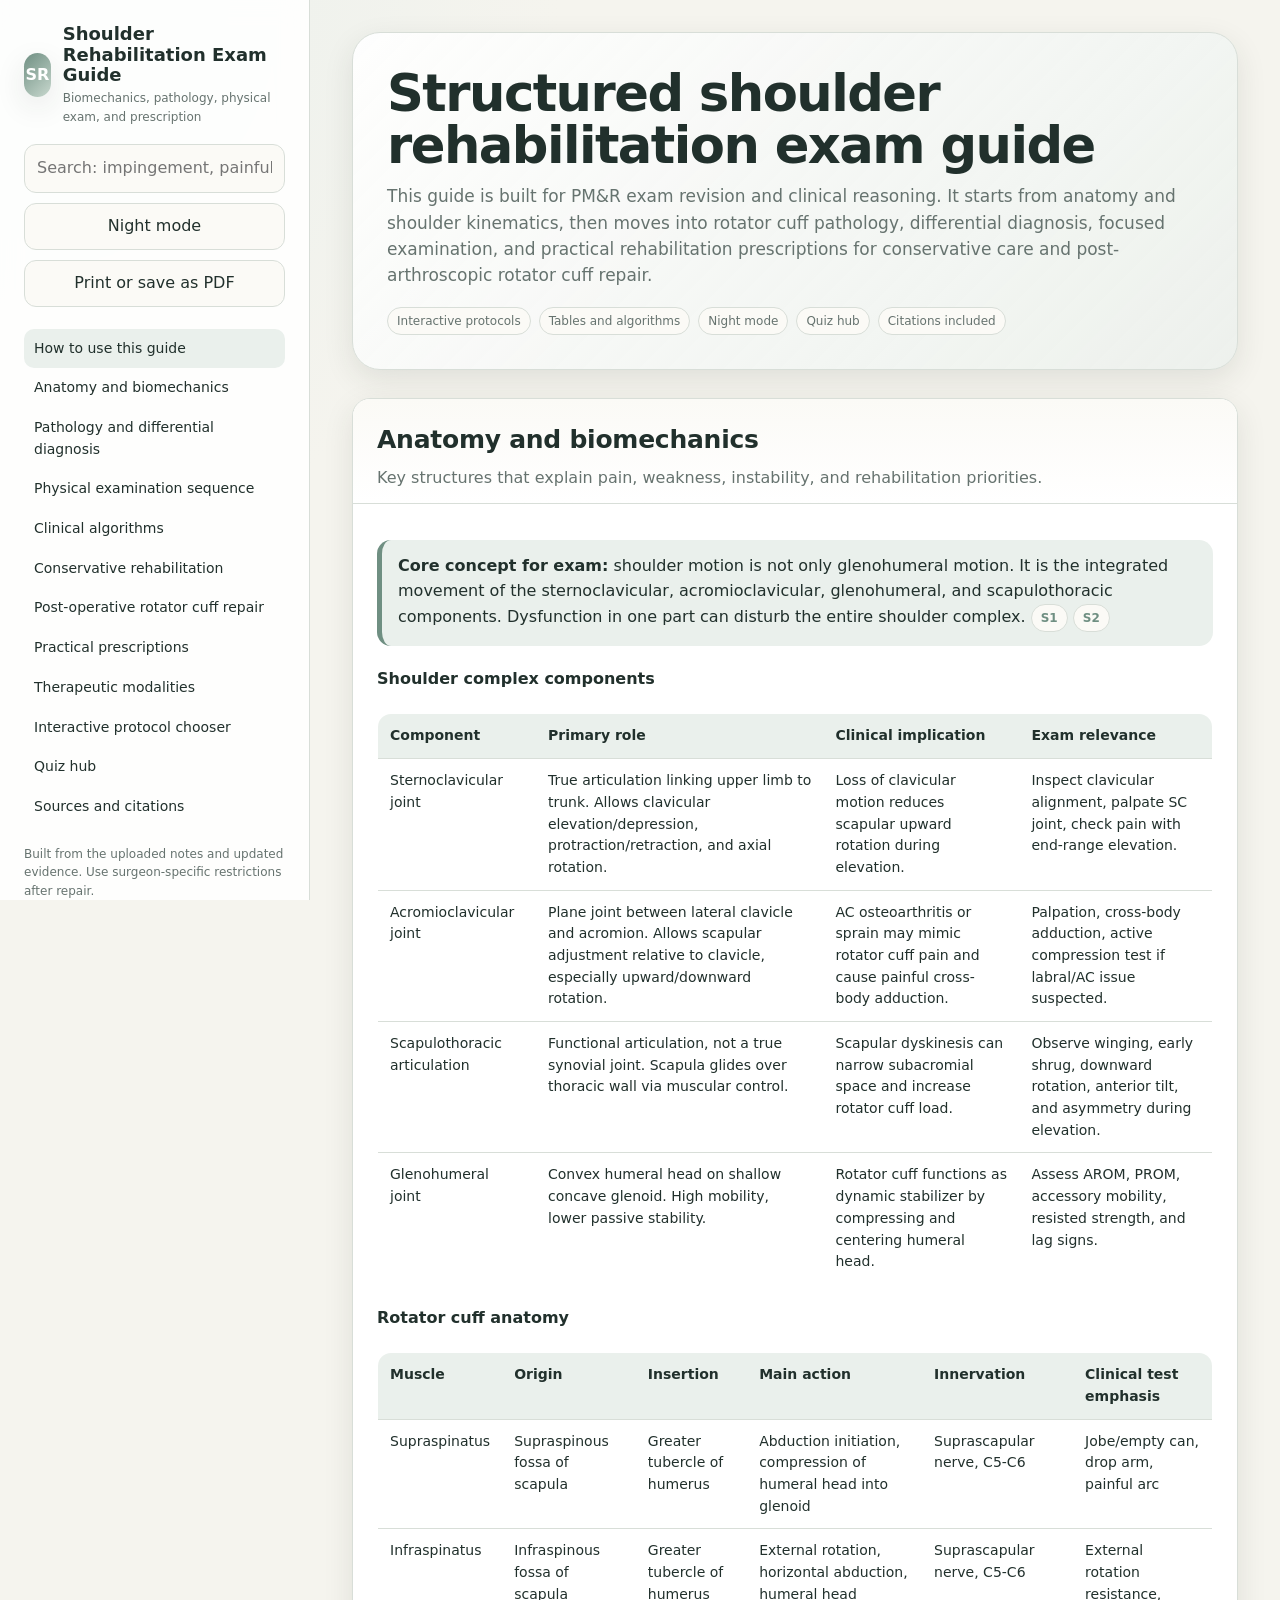
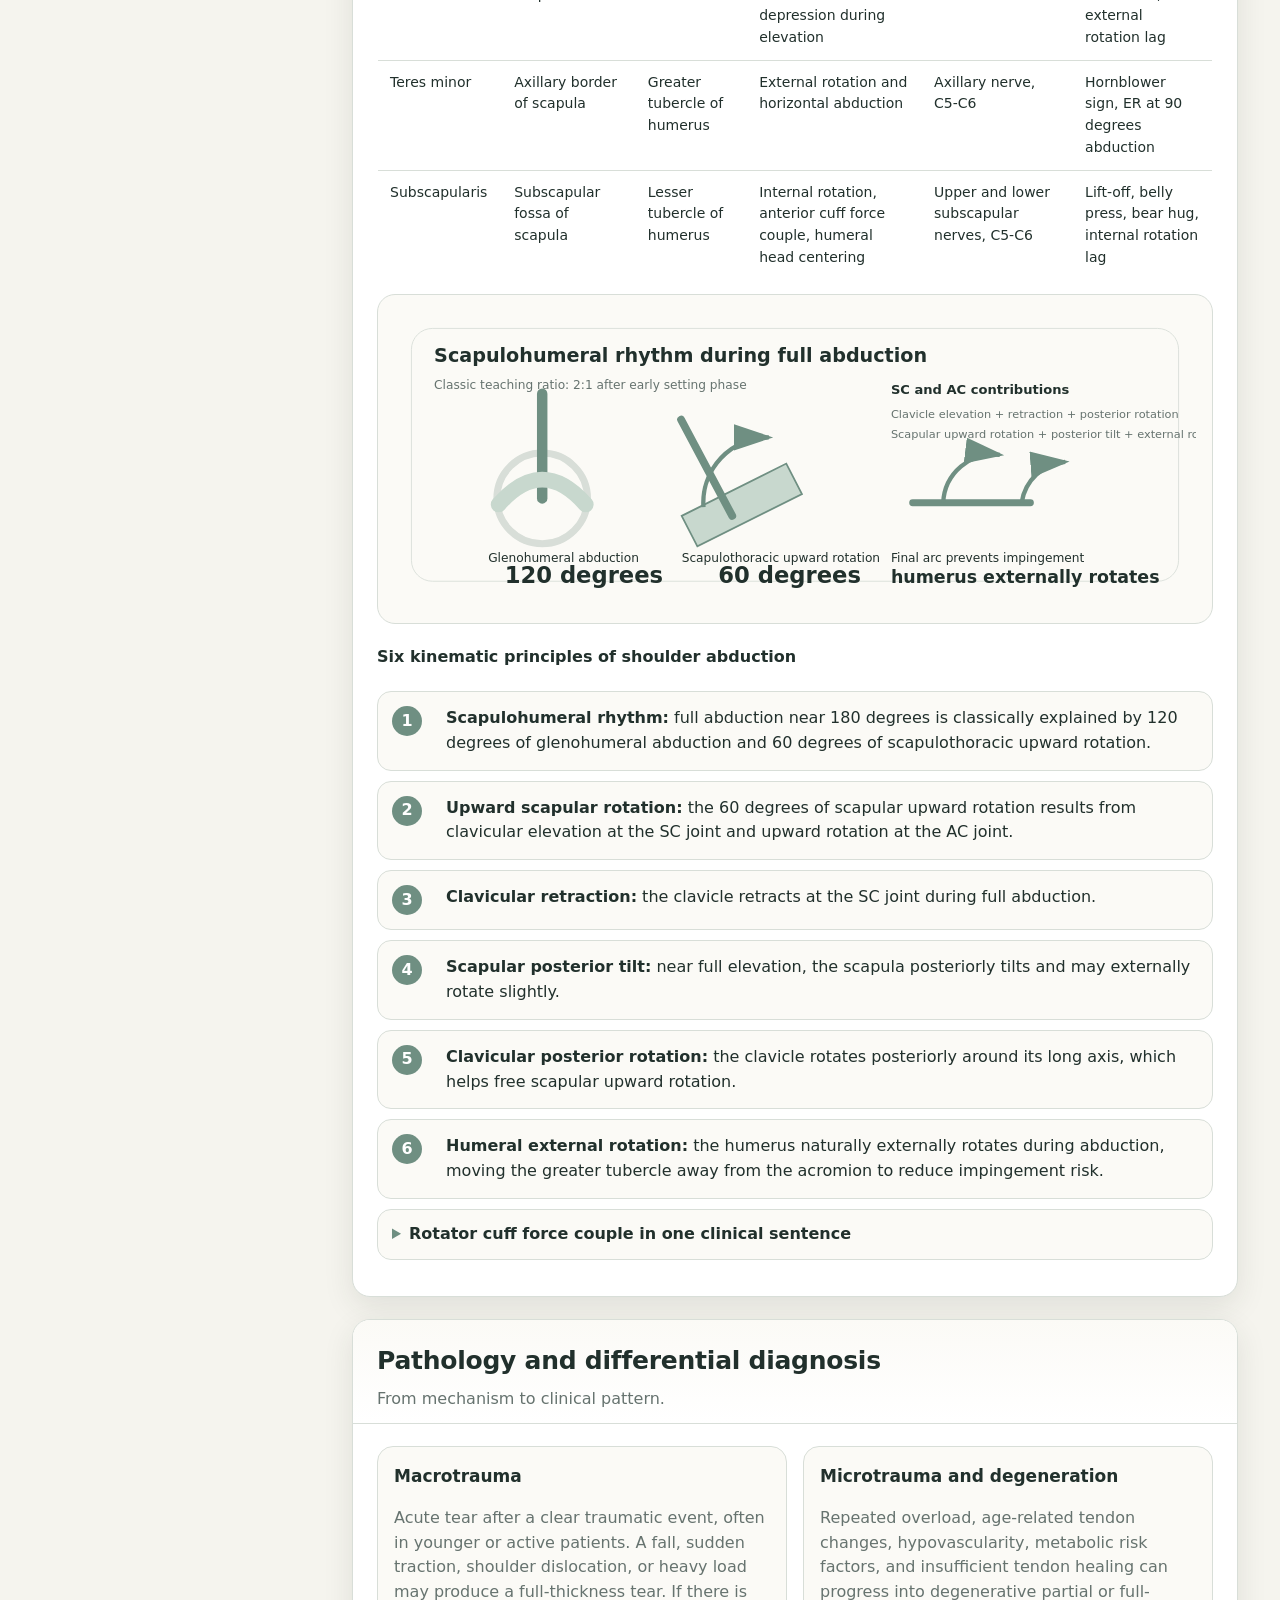
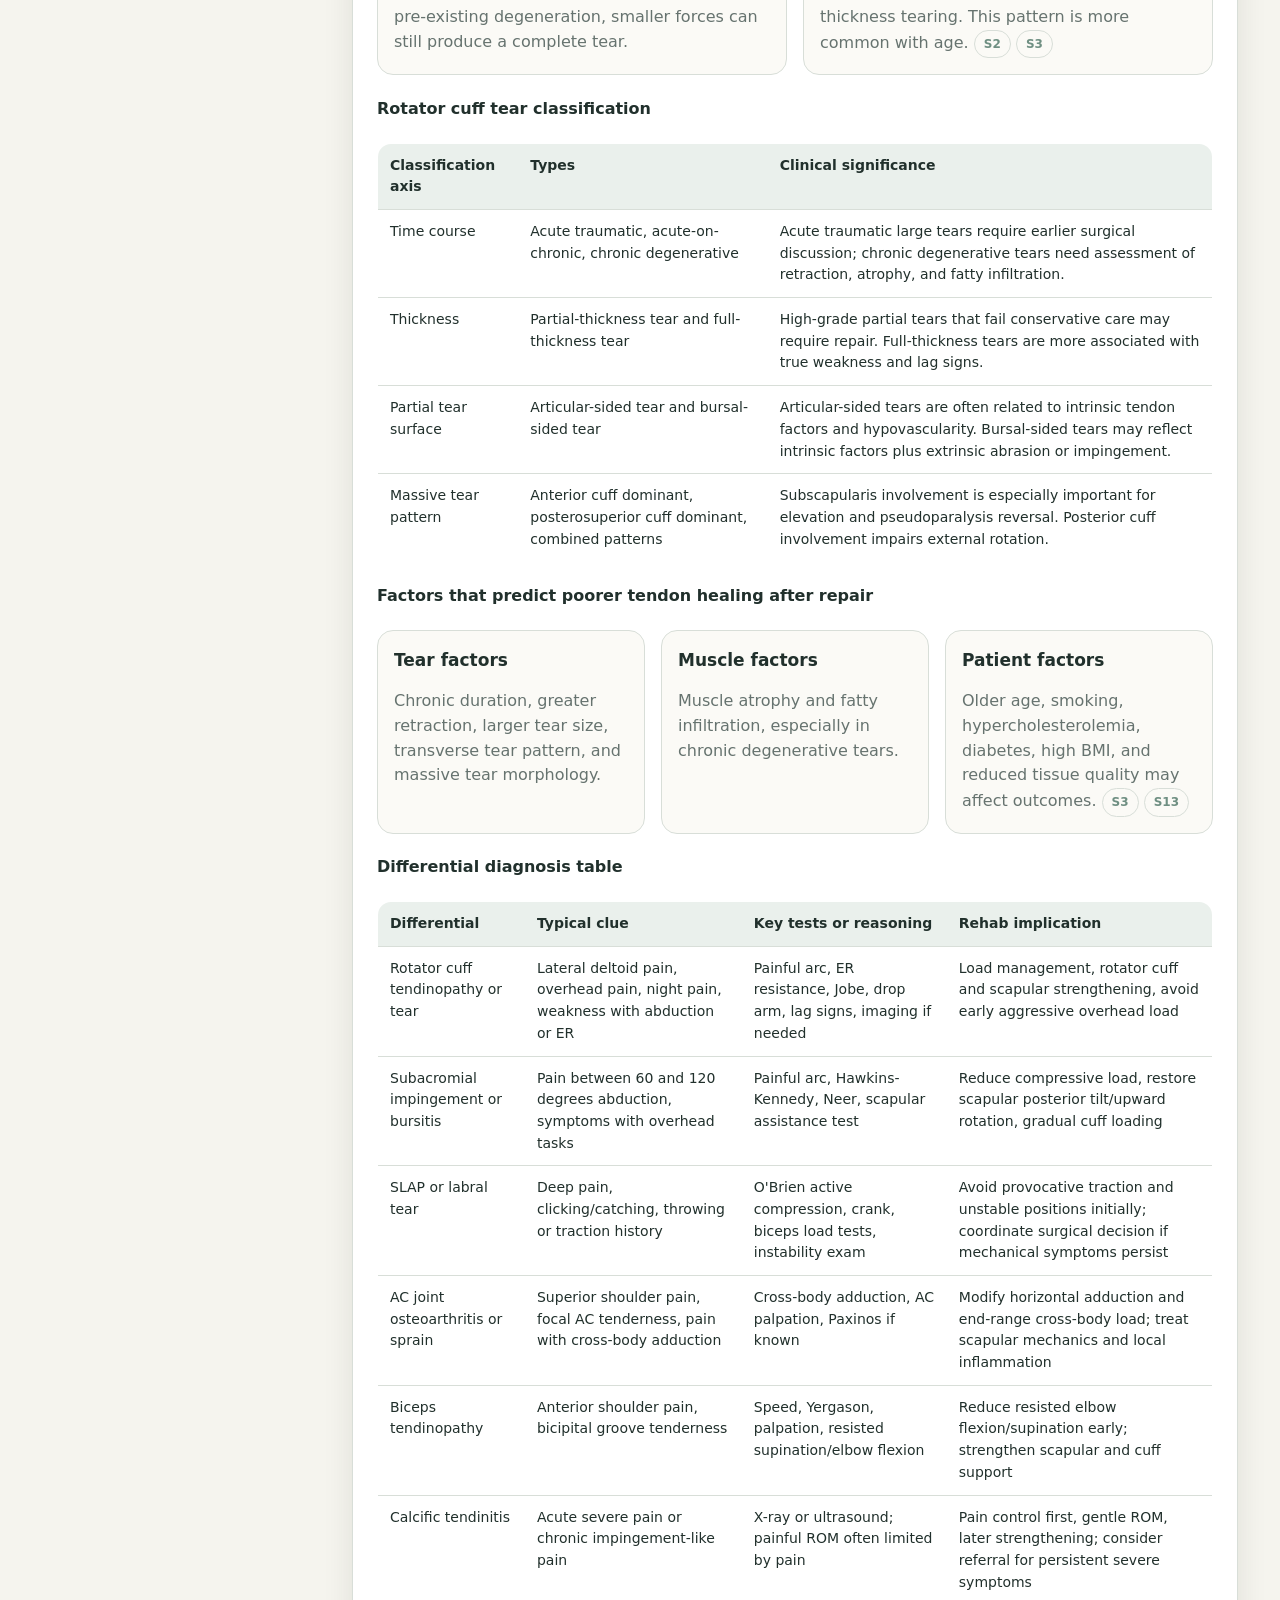
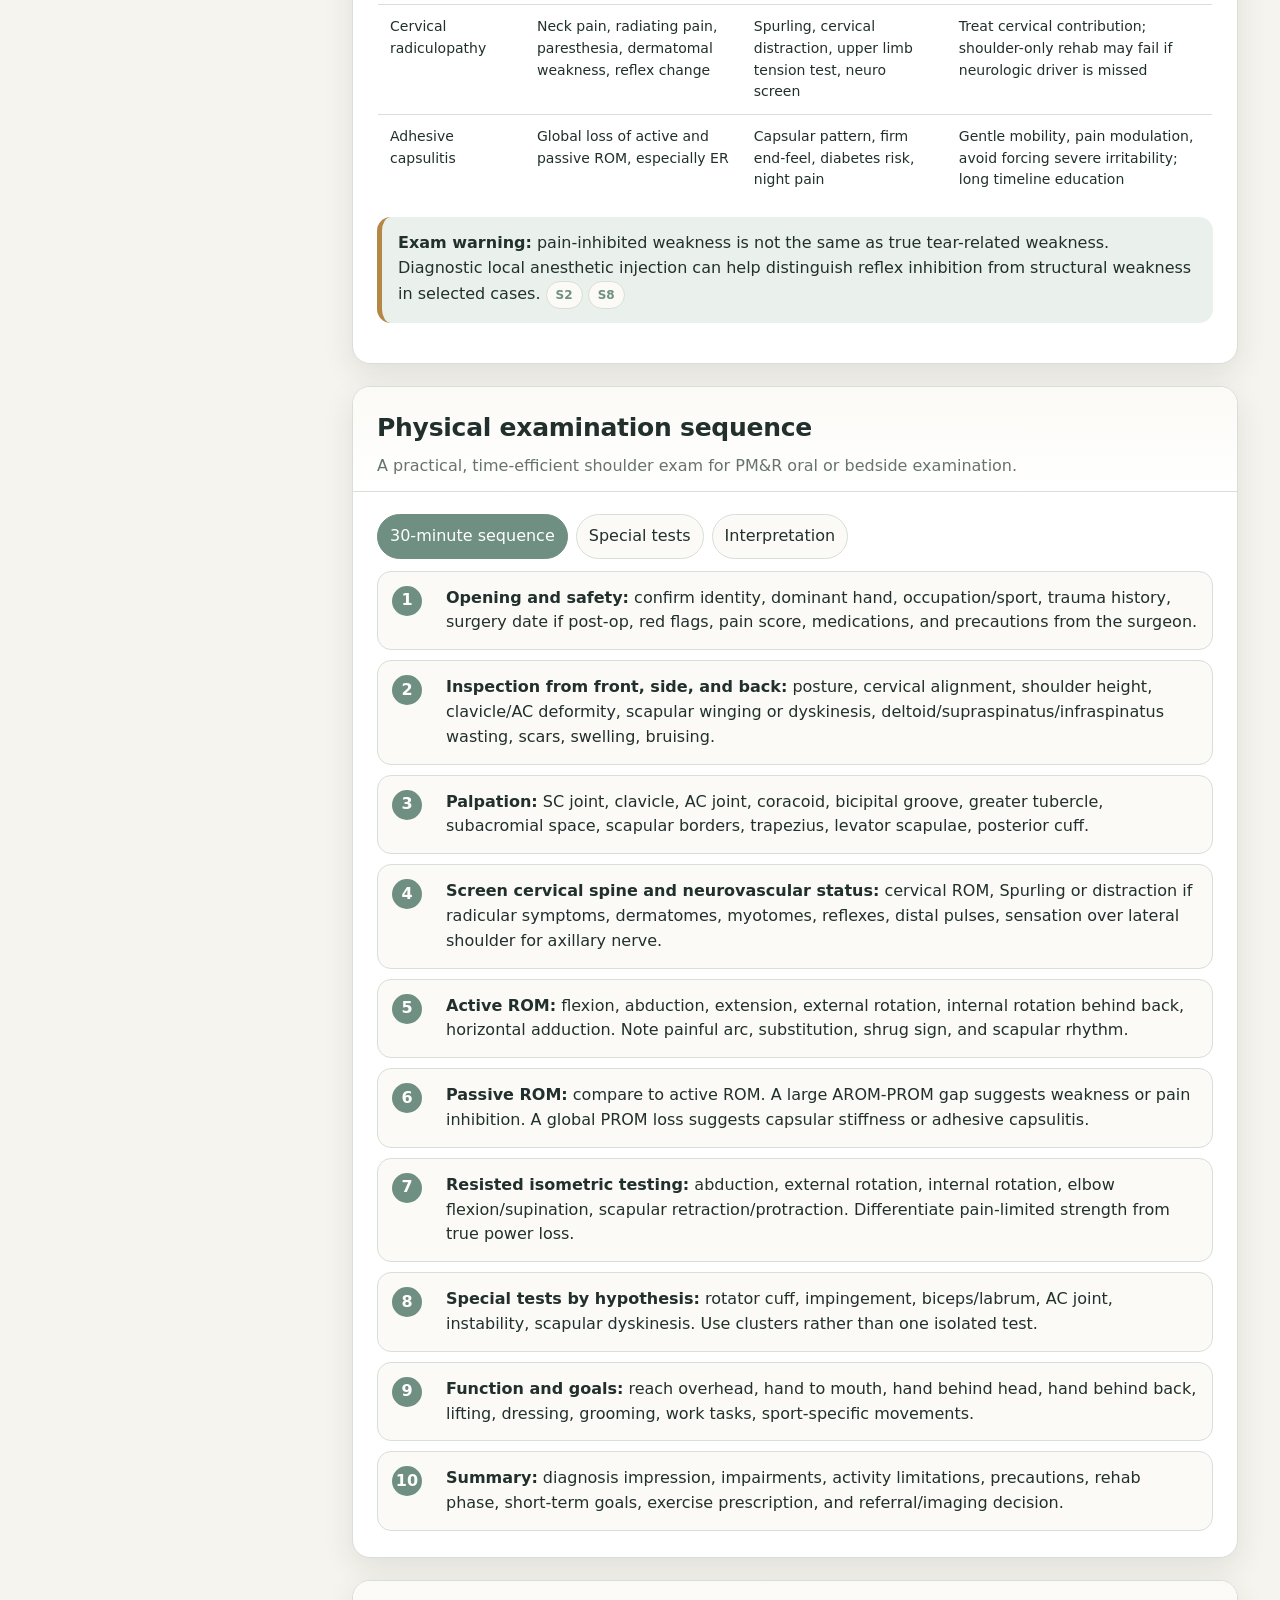
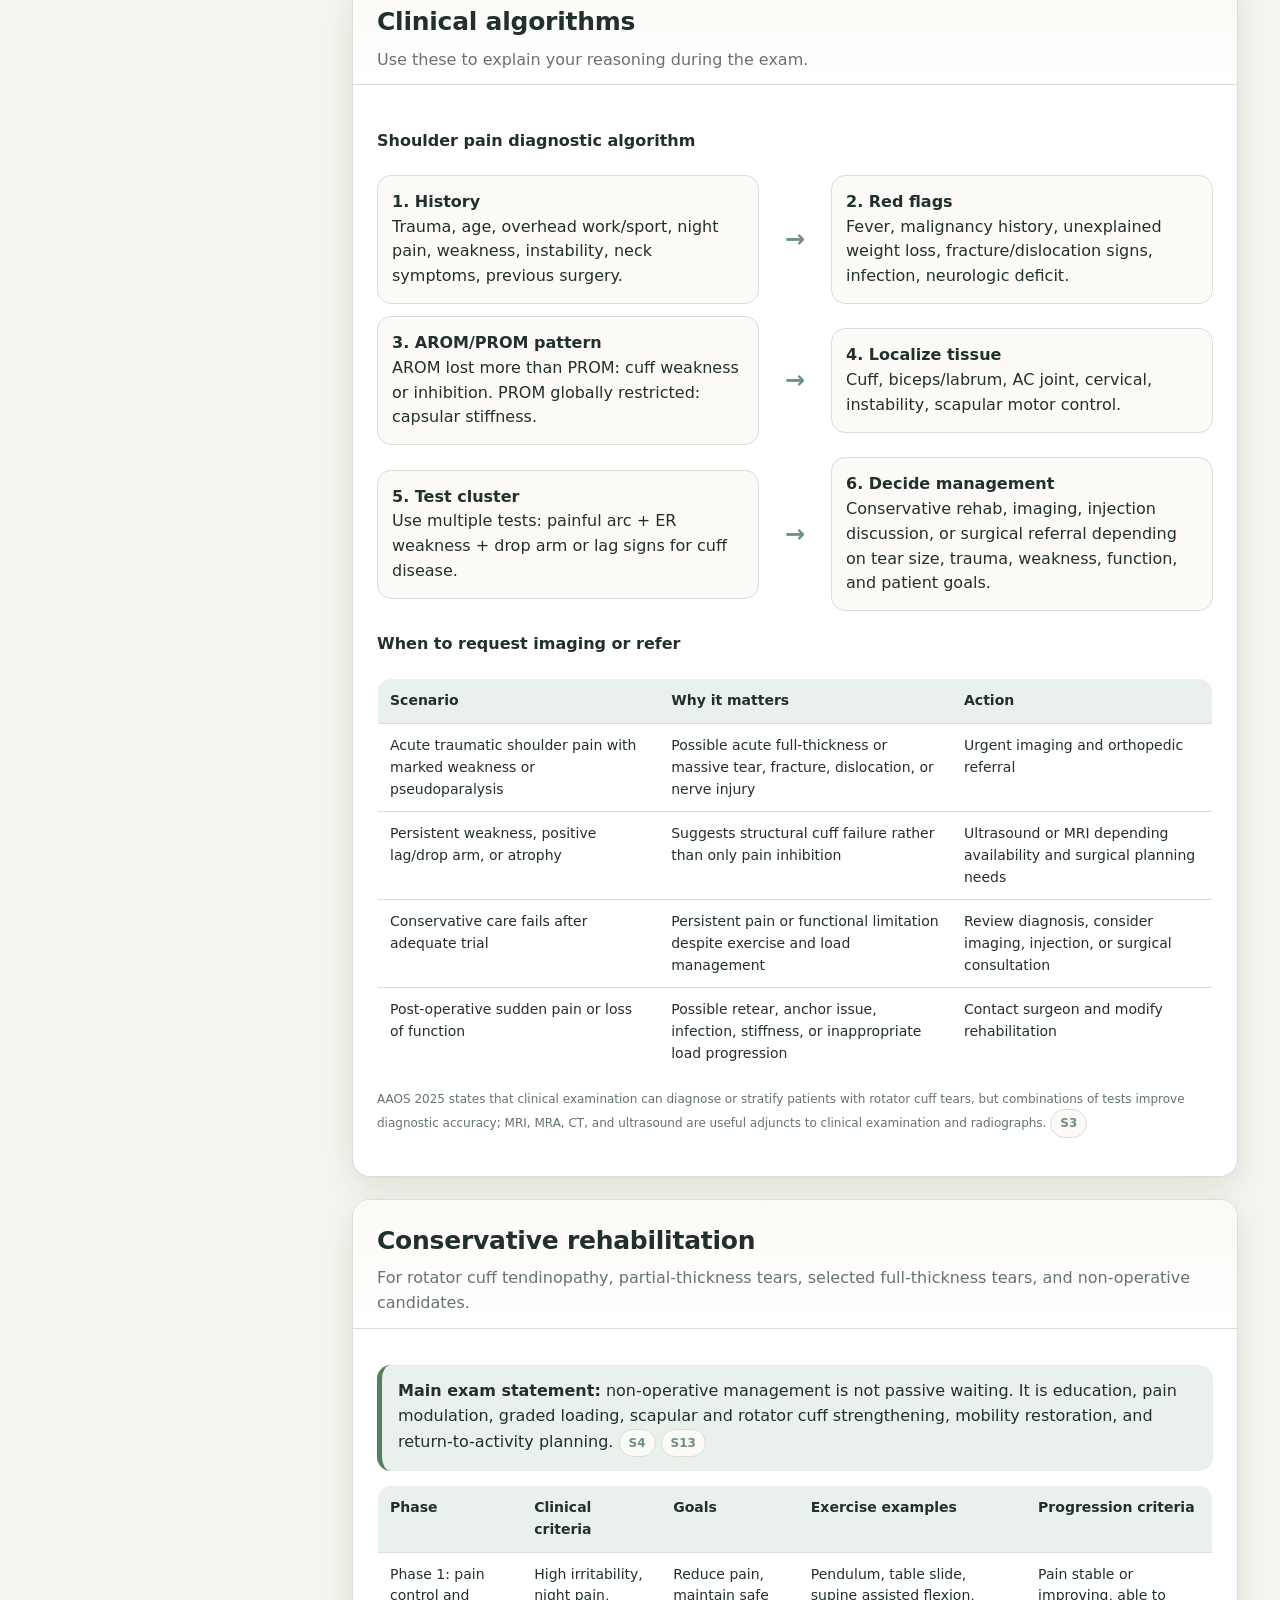
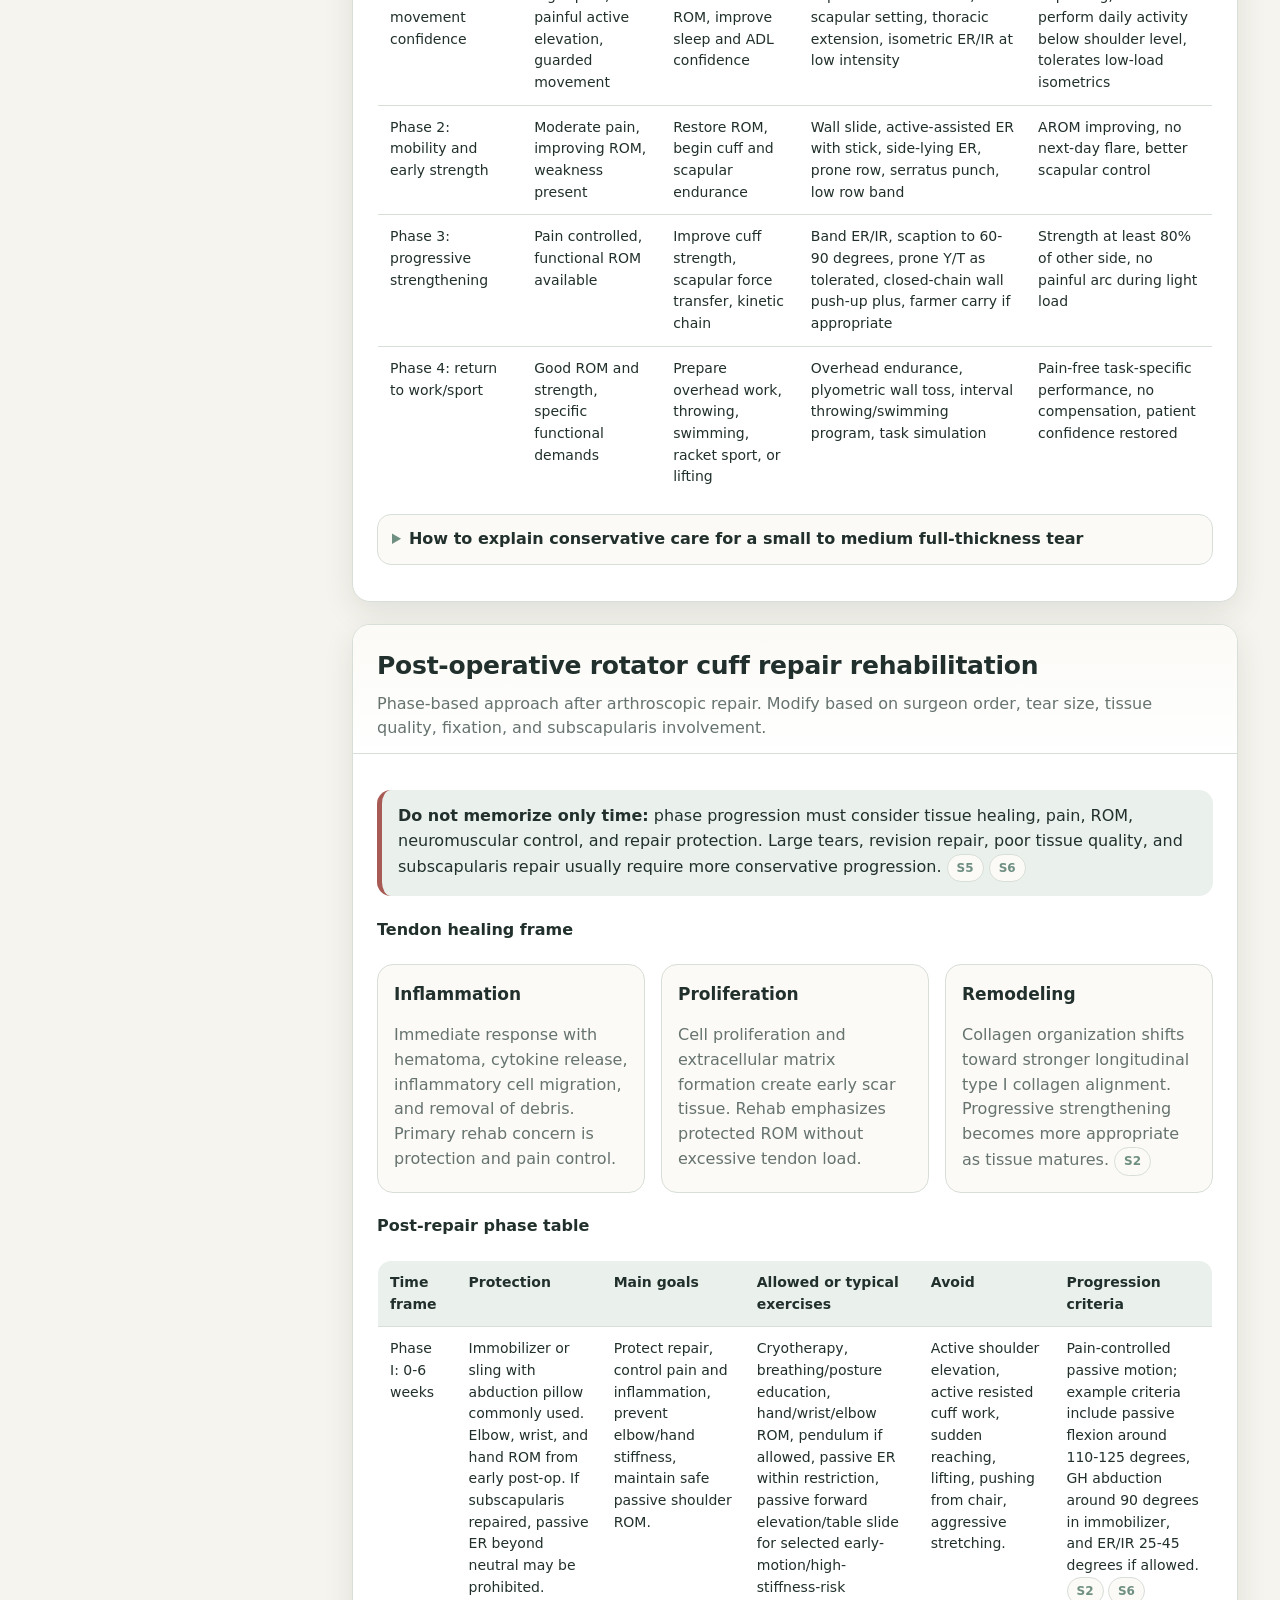
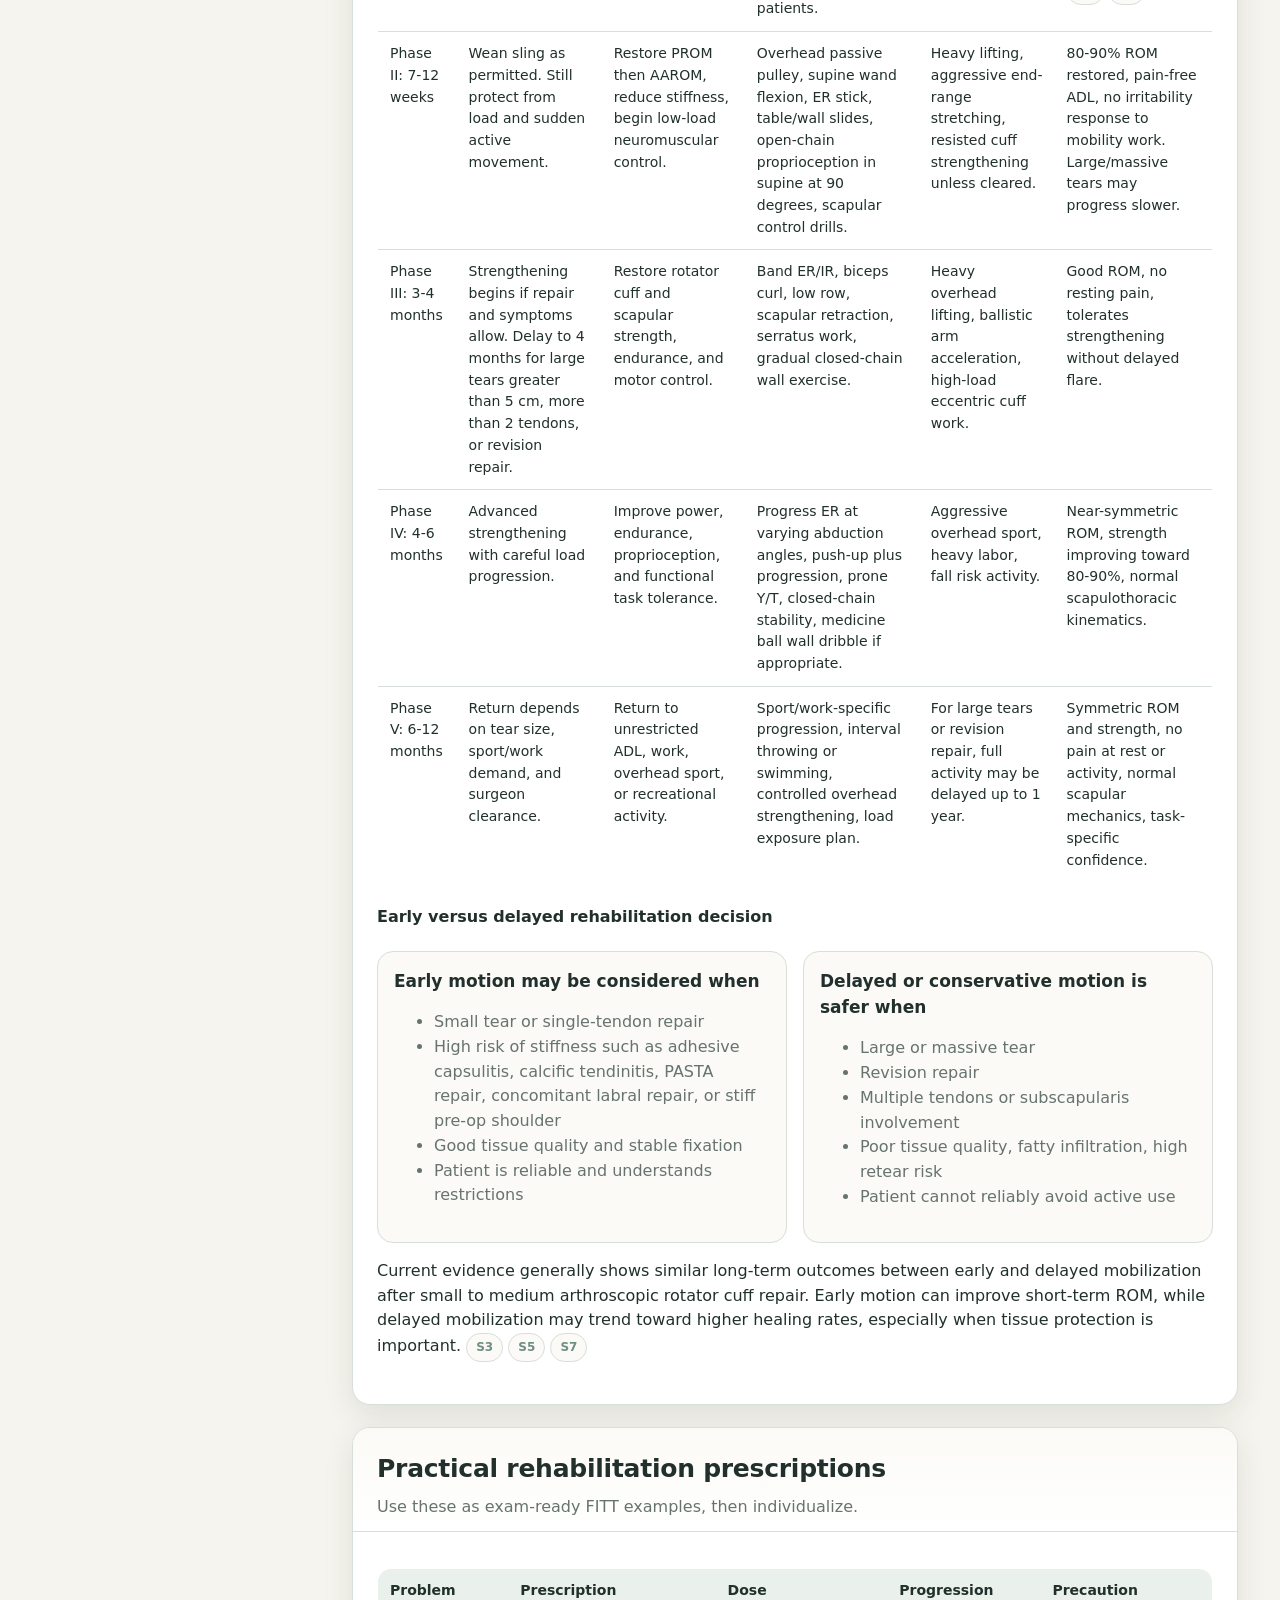
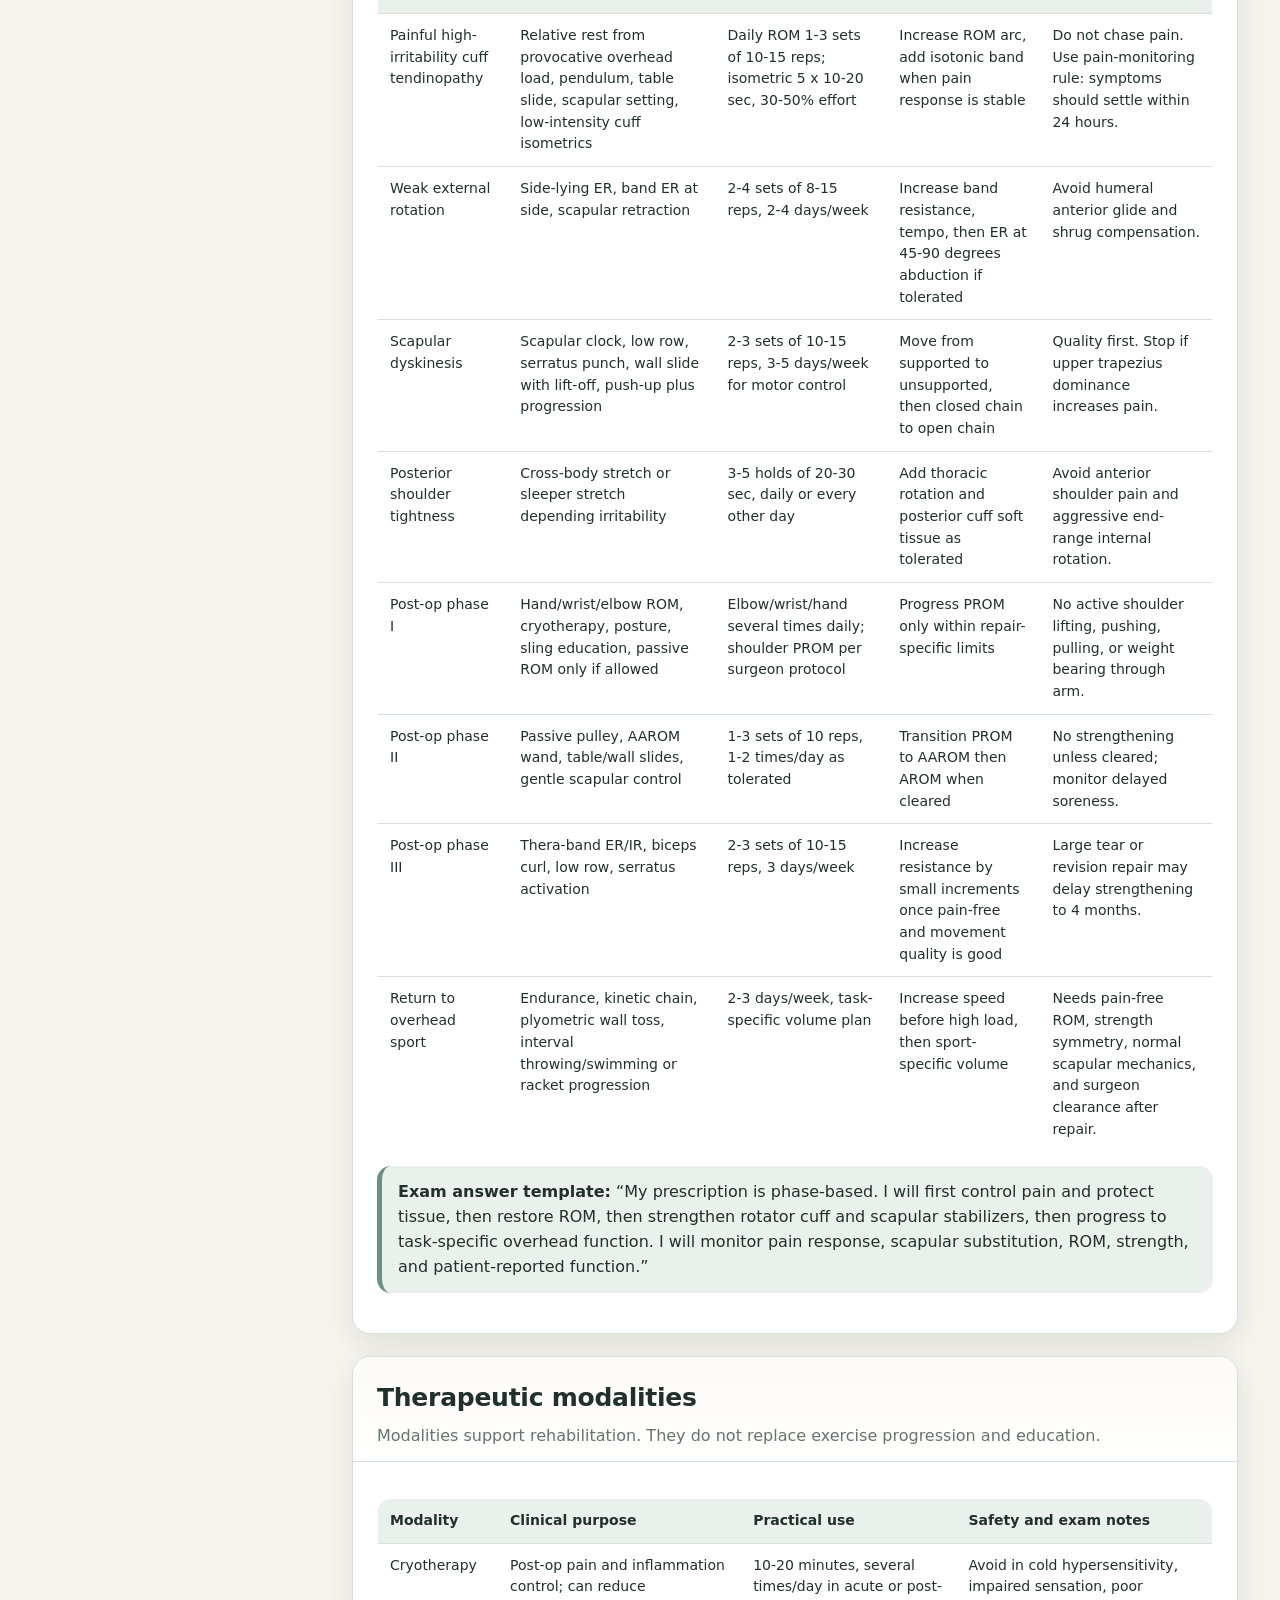
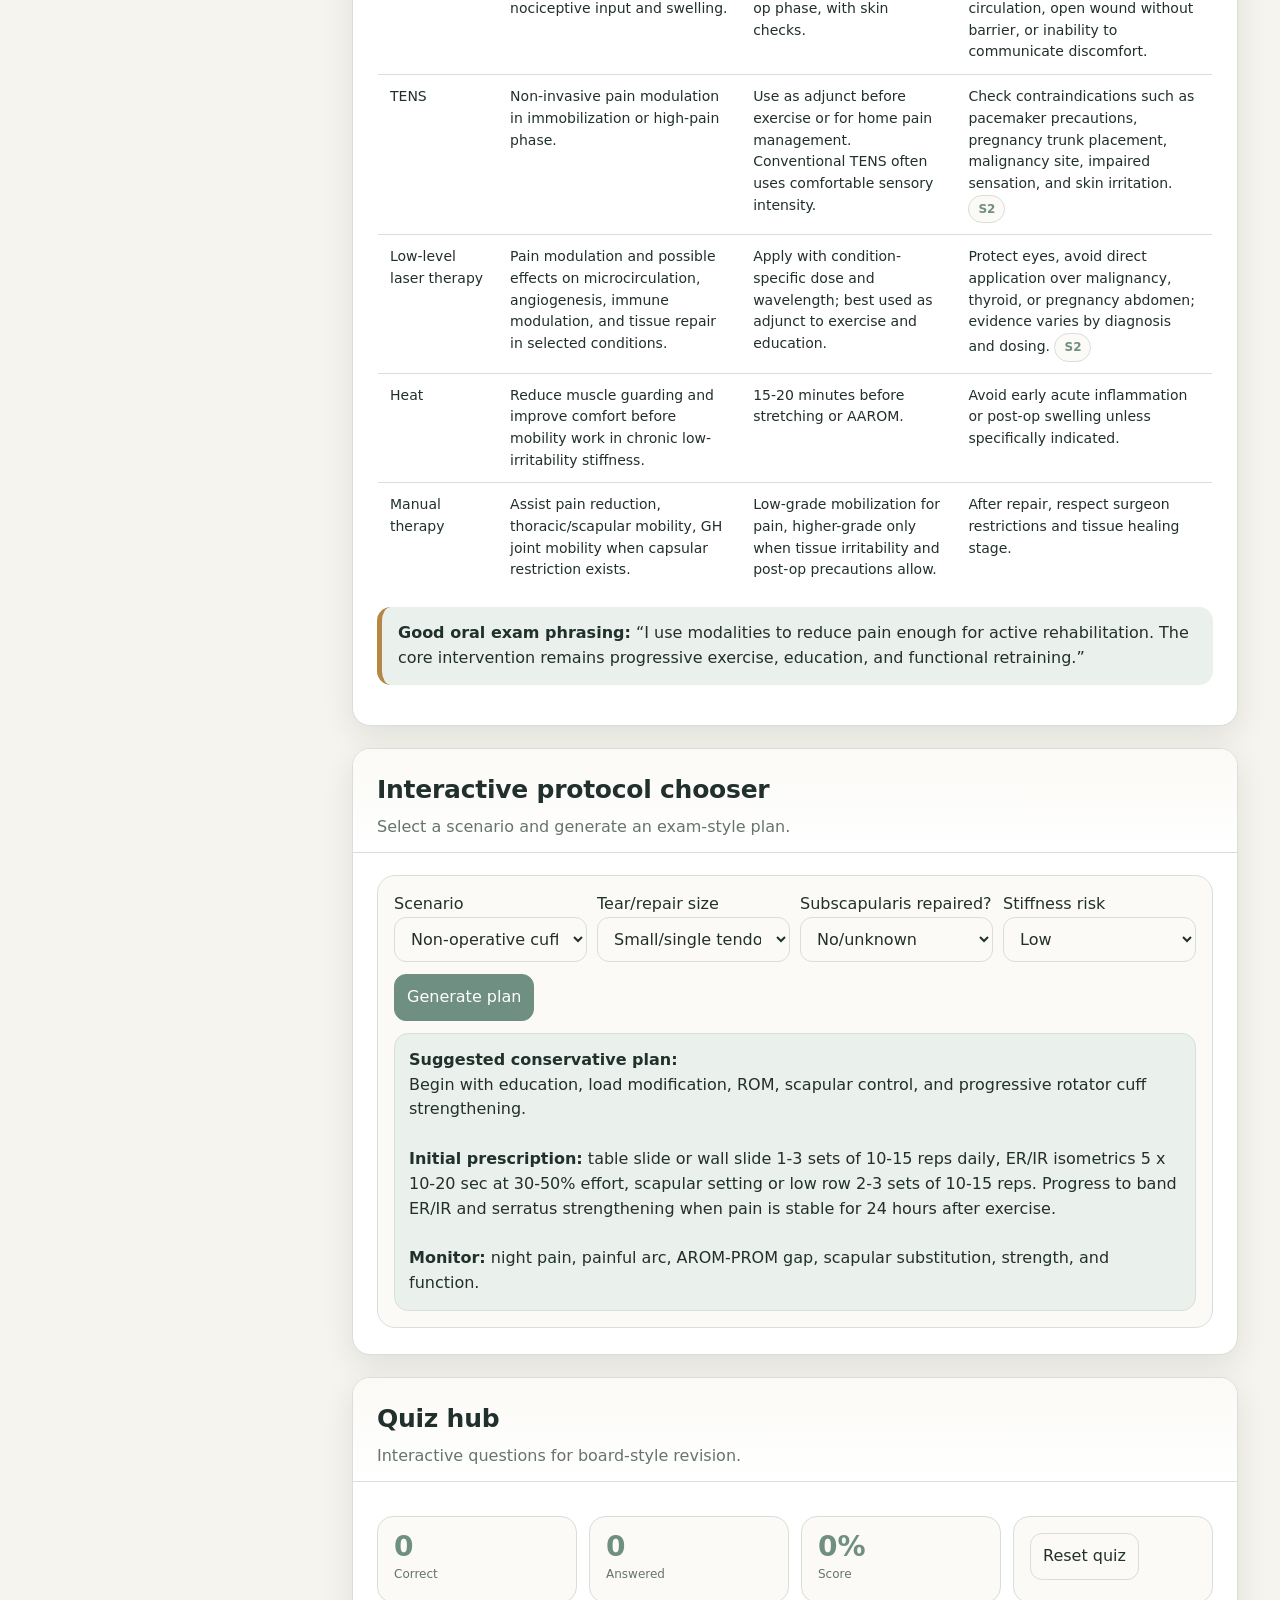
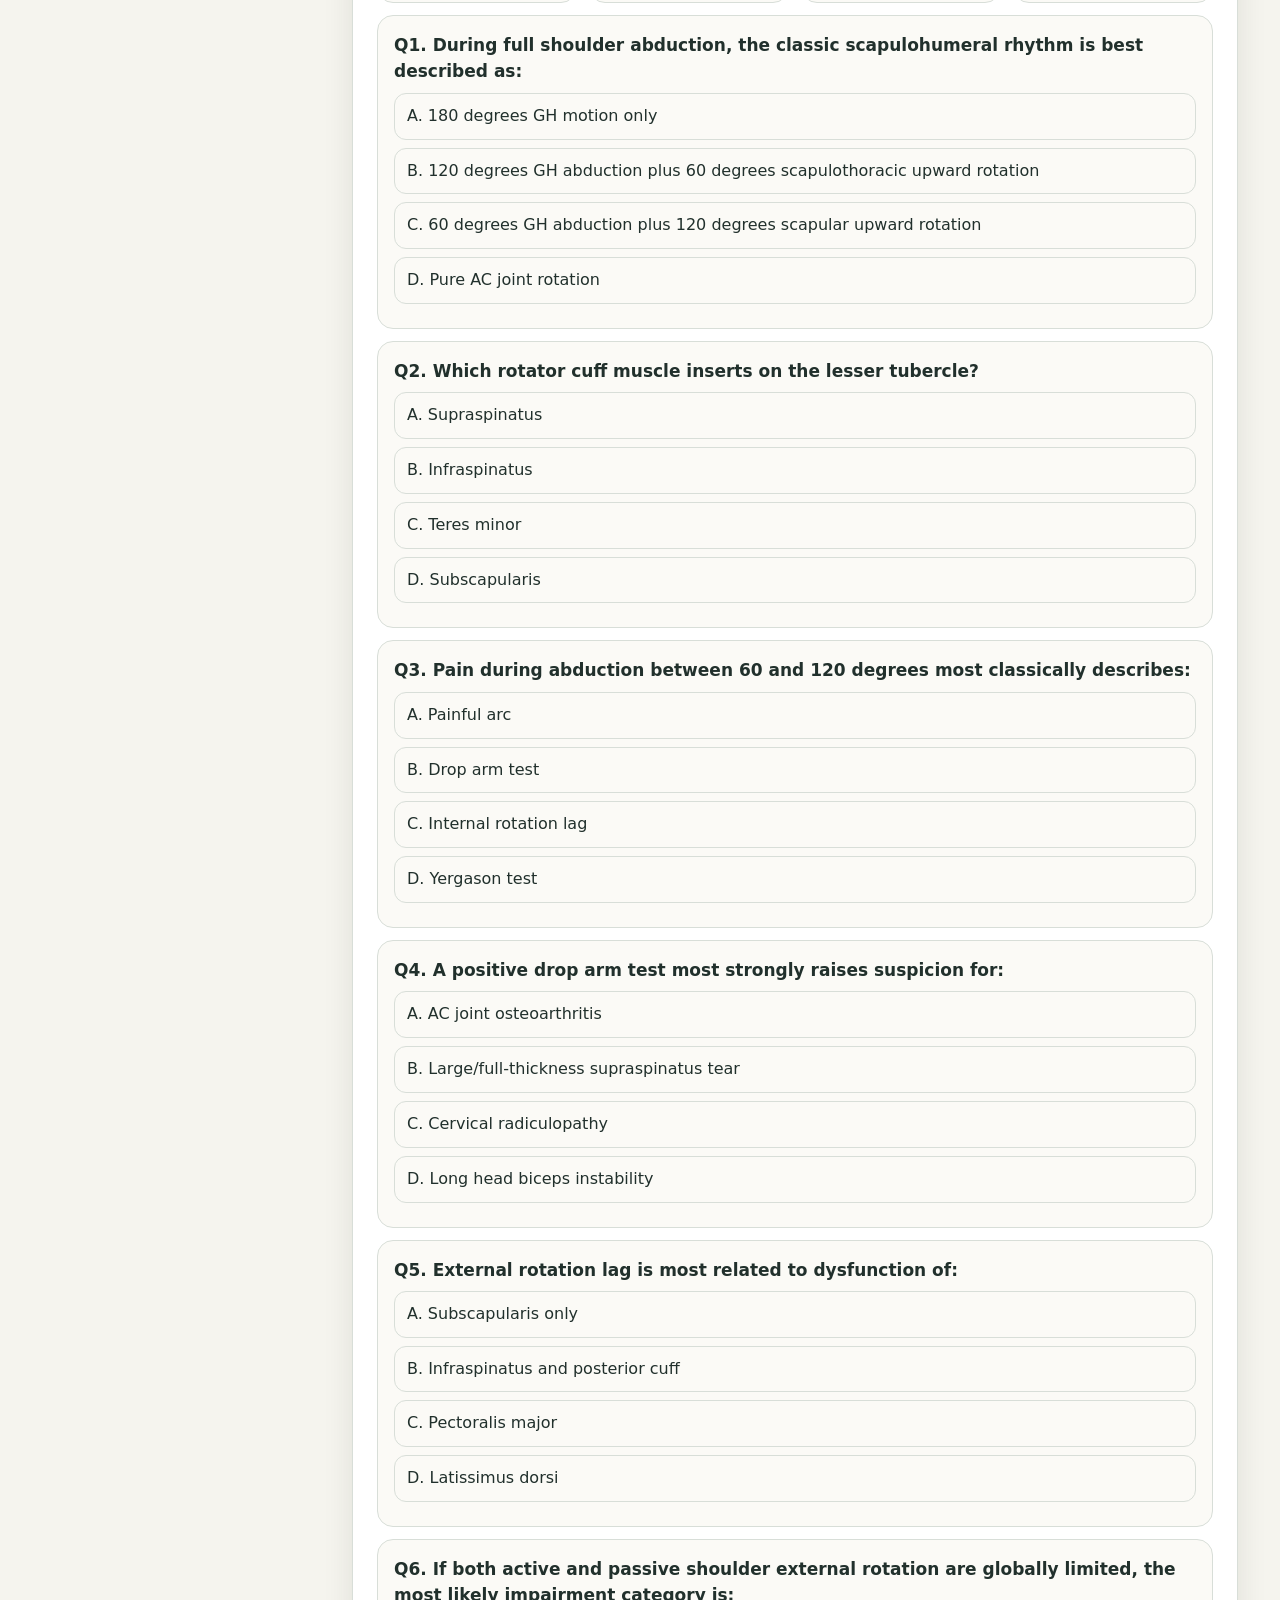
<file: shoulder.html>
<!DOCTYPE html>
<html lang="en">
<head>
  <meta charset="utf-8" />
  <meta name="viewport" content="width=device-width, initial-scale=1" />
  <title>Shoulder Rehabilitation Exam Guide</title>
  <style>
    :root {
      --bg: #f5f4ee;
      --panel: #ffffff;
      --panel-2: #fbfaf6;
      --ink: #21302c;
      --muted: #66736f;
      --accent: #6f8f82;
      --accent-2: #c8d8ce;
      --accent-3: #eaf0ec;
      --danger: #a85b54;
      --warn: #b58745;
      --ok: #587f5b;
      --line: #d8ded8;
      --shadow: 0 10px 30px rgba(35, 48, 44, 0.10);
      --radius: 18px;
      --mono: ui-monospace, SFMono-Regular, Menlo, Monaco, Consolas, "Liberation Mono", monospace;
      --sans: Inter, ui-sans-serif, system-ui, -apple-system, BlinkMacSystemFont, "Segoe UI", sans-serif;
    }
    [data-theme="dark"] {
      --bg: #0f1614;
      --panel: #16211e;
      --panel-2: #1c2a26;
      --ink: #e9f0ec;
      --muted: #a9b8b1;
      --accent: #9ec6b5;
      --accent-2: #335048;
      --accent-3: #22342f;
      --danger: #df8f87;
      --warn: #dfbd80;
      --ok: #a5c79f;
      --line: #2d433d;
      --shadow: 0 10px 30px rgba(0, 0, 0, 0.28);
    }
    * { box-sizing: border-box; }
    html { scroll-behavior: smooth; }
    body {
      margin: 0;
      font-family: var(--sans);
      background: radial-gradient(circle at top left, var(--accent-3), transparent 35rem), var(--bg);
      color: var(--ink);
      line-height: 1.55;
    }
    a { color: var(--accent); text-decoration: none; }
    a:hover { text-decoration: underline; }
    .layout { display: grid; grid-template-columns: 310px 1fr; min-height: 100vh; }
    aside {
      position: sticky;
      top: 0;
      height: 100vh;
      overflow: auto;
      padding: 24px;
      border-right: 1px solid var(--line);
      background: color-mix(in srgb, var(--panel) 88%, transparent);
      backdrop-filter: blur(14px);
    }
    main { padding: 32px 42px 80px; max-width: 1280px; }
    .brand { display: flex; align-items: center; gap: 12px; margin-bottom: 18px; }
    .logo {
      width: 44px; height: 44px; border-radius: 14px;
      background: linear-gradient(135deg, var(--accent), var(--accent-2));
      display: grid; place-items: center; color: white; font-weight: 800;
      box-shadow: var(--shadow);
    }
    .brand h1 { font-size: 18px; line-height: 1.15; margin: 0; }
    .brand p { margin: 3px 0 0; color: var(--muted); font-size: 12px; }
    .controls { display: grid; gap: 10px; margin: 18px 0 22px; }
    input, select, button, textarea {
      font: inherit;
      color: var(--ink);
    }
    .search, select {
      width: 100%; padding: 11px 12px; border: 1px solid var(--line); border-radius: 12px;
      background: var(--panel-2); outline: none;
    }
    .search:focus, select:focus { border-color: var(--accent); box-shadow: 0 0 0 4px color-mix(in srgb, var(--accent) 18%, transparent); }
    .btn {
      border: 1px solid var(--line); background: var(--panel-2); color: var(--ink);
      border-radius: 12px; padding: 10px 12px; cursor: pointer; transition: 0.18s ease;
    }
    .btn:hover { transform: translateY(-1px); border-color: var(--accent); }
    .btn.primary { background: var(--accent); color: white; border-color: var(--accent); }
    nav a {
      display: block; padding: 9px 10px; border-radius: 10px; color: var(--ink); font-size: 14px;
    }
    nav a:hover, nav a.active { background: var(--accent-3); text-decoration: none; }
    .tiny { font-size: 12px; color: var(--muted); }
    .hero {
      padding: 34px;
      border: 1px solid var(--line);
      border-radius: 28px;
      background: linear-gradient(135deg, color-mix(in srgb, var(--panel) 92%, transparent), color-mix(in srgb, var(--accent-3) 75%, transparent));
      box-shadow: var(--shadow);
      margin-bottom: 28px;
    }
    .hero h2 { font-size: clamp(32px, 4vw, 56px); margin: 0 0 12px; line-height: 1.02; letter-spacing: -0.03em; }
    .hero p { max-width: 850px; color: var(--muted); margin: 0; font-size: 17px; }
    .badge-row { display: flex; flex-wrap: wrap; gap: 8px; margin-top: 18px; }
    .badge, .cite {
      display: inline-flex; align-items: center; gap: 6px;
      border: 1px solid var(--line); background: var(--panel-2); border-radius: 999px;
      padding: 4px 9px; font-size: 12px; color: var(--muted); white-space: nowrap;
    }
    .cite { cursor: pointer; color: var(--accent); font-weight: 650; }
    section.card {
      background: var(--panel);
      border: 1px solid var(--line);
      border-radius: var(--radius);
      box-shadow: var(--shadow);
      margin: 22px 0;
      overflow: hidden;
    }
    .section-head {
      padding: 22px 24px 12px;
      border-bottom: 1px solid var(--line);
      background: linear-gradient(180deg, var(--panel-2), var(--panel));
    }
    .section-head h3 { margin: 0; font-size: 25px; letter-spacing: -0.01em; }
    .section-head p { margin: 6px 0 0; color: var(--muted); }
    .section-body { padding: 22px 24px 26px; }
    .grid { display: grid; gap: 16px; }
    .grid.two { grid-template-columns: repeat(2, minmax(0, 1fr)); }
    .grid.three { grid-template-columns: repeat(3, minmax(0, 1fr)); }
    .mini-card {
      border: 1px solid var(--line); background: var(--panel-2); border-radius: 16px; padding: 16px;
    }
    .mini-card h4 { margin: 0 0 8px; font-size: 17px; }
    .mini-card p, .mini-card li { color: var(--muted); }
    .mini-card p:last-child { margin-bottom: 0; }
    .callout {
      border-left: 5px solid var(--accent);
      background: var(--accent-3);
      padding: 14px 16px;
      border-radius: 14px;
      margin: 14px 0;
    }
    .callout.warn { border-left-color: var(--warn); }
    .callout.danger { border-left-color: var(--danger); }
    .callout.ok { border-left-color: var(--ok); }
    table { width: 100%; border-collapse: collapse; overflow: hidden; border-radius: 14px; border: 1px solid var(--line); font-size: 14px; }
    th, td { padding: 11px 12px; border-bottom: 1px solid var(--line); vertical-align: top; text-align: left; }
    th { background: var(--accent-3); color: var(--ink); font-weight: 760; }
    tr:last-child td { border-bottom: none; }
    tbody tr:hover { background: color-mix(in srgb, var(--accent-3) 48%, transparent); }
    .table-wrap { overflow-x: auto; margin: 14px 0; }
    .pill { display: inline-block; padding: 2px 8px; border-radius: 999px; background: var(--accent-3); border: 1px solid var(--line); font-size: 12px; color: var(--muted); }
    details { border: 1px solid var(--line); border-radius: 14px; padding: 12px 14px; background: var(--panel-2); margin: 10px 0; }
    summary { cursor: pointer; font-weight: 760; }
    summary::marker { color: var(--accent); }
    .tabs { display: flex; flex-wrap: wrap; gap: 8px; margin-bottom: 12px; }
    .tab { border: 1px solid var(--line); padding: 9px 12px; border-radius: 999px; background: var(--panel-2); cursor: pointer; }
    .tab.active { background: var(--accent); color: white; border-color: var(--accent); }
    .tab-panel { display: none; }
    .tab-panel.active { display: block; }
    .flow { display: grid; gap: 12px; }
    .flow-row { display: grid; grid-template-columns: 1fr 48px 1fr; align-items: center; gap: 12px; }
    .node { border: 1px solid var(--line); background: var(--panel-2); padding: 14px; border-radius: 14px; }
    .arrow { text-align: center; color: var(--accent); font-size: 24px; font-weight: 800; }
    .algorithm-list { counter-reset: step; display: grid; gap: 10px; }
    .algorithm-list .step {
      counter-increment: step;
      display: grid; grid-template-columns: 42px 1fr; gap: 12px; align-items: start;
      border: 1px solid var(--line); background: var(--panel-2); padding: 14px; border-radius: 14px;
    }
    .algorithm-list .step::before {
      content: counter(step);
      width: 30px; height: 30px; border-radius: 50%; display: grid; place-items: center;
      background: var(--accent); color: white; font-weight: 800;
    }
    .svg-wrap { background: var(--panel-2); border: 1px solid var(--line); border-radius: 18px; padding: 16px; margin: 12px 0; overflow: hidden; }
    svg text { font-family: var(--sans); fill: var(--ink); }
    svg .stroke { stroke: var(--accent); }
    svg .fillAccent { fill: var(--accent-2); }
    svg .muted { fill: var(--muted); }
    .source-panel { position: fixed; right: 22px; bottom: 22px; width: min(460px, calc(100vw - 44px)); z-index: 20; display: none; }
    .source-panel.show { display: block; }
    .source-inner { background: var(--panel); border: 1px solid var(--line); border-radius: 18px; box-shadow: var(--shadow); padding: 16px; }
    .source-inner h4 { margin: 0 0 8px; }
    .source-inner p { margin: 6px 0; color: var(--muted); font-size: 14px; }
    .close-x { float: right; border: none; background: transparent; color: var(--muted); cursor: pointer; font-size: 20px; }
    .protocol-box { border: 1px solid var(--line); border-radius: 18px; padding: 16px; background: var(--panel-2); }
    .form-grid { display: grid; grid-template-columns: repeat(4, minmax(0, 1fr)); gap: 10px; margin-bottom: 12px; }
    .result { padding: 14px; border-radius: 14px; background: var(--accent-3); border: 1px solid var(--line); min-height: 96px; }
    .quiz { display: grid; gap: 12px; }
    .quiz-option { display: block; border: 1px solid var(--line); background: var(--panel-2); border-radius: 12px; padding: 10px 12px; cursor: pointer; margin: 8px 0; }
    .quiz-option.correct { border-color: var(--ok); background: color-mix(in srgb, var(--ok) 18%, var(--panel-2)); }
    .quiz-option.wrong { border-color: var(--danger); background: color-mix(in srgb, var(--danger) 16%, var(--panel-2)); }
    .kpi { display: grid; grid-template-columns: repeat(4, 1fr); gap: 12px; margin: 12px 0; }
    .kpi .mini-card strong { font-size: 28px; display: block; color: var(--accent); line-height: 1; }
    .print-note { display: none; }
    .hidden-by-search { display: none !important; }
    @media (max-width: 980px) {
      .layout { grid-template-columns: 1fr; }
      aside { position: relative; height: auto; }
      main { padding: 22px 16px 60px; }
      .grid.two, .grid.three, .form-grid, .kpi { grid-template-columns: 1fr; }
      .flow-row { grid-template-columns: 1fr; }
      .arrow { transform: rotate(90deg); }
    }
    @media print {
      aside, .controls, .btn, .tabs, .source-panel { display: none !important; }
      body { background: white; color: #111; }
      main { padding: 0; max-width: none; }
      section.card { break-inside: avoid; box-shadow: none; border: 1px solid #ccc; }
      .tab-panel { display: block !important; }
      .print-note { display: block; }
      a { color: #111; text-decoration: none; }
    }
  </style>
</head>
<body>
  <div class="layout">
    <aside>
      <div class="brand">
        <div class="logo">SR</div>
        <div>
          <h1>Shoulder Rehabilitation Exam Guide</h1>
          <p>Biomechanics, pathology, physical exam, and prescription</p>
        </div>
      </div>
      <div class="controls">
        <input id="search" class="search" placeholder="Search: impingement, painful arc, phase 2..." />
        <button class="btn" id="themeToggle">Night mode</button>
        <button class="btn" onclick="window.print()">Print or save as PDF</button>
      </div>
      <nav id="toc">
        <a href="#how">How to use this guide</a>
        <a href="#anatomy">Anatomy and biomechanics</a>
        <a href="#pathology">Pathology and differential diagnosis</a>
        <a href="#exam">Physical examination sequence</a>
        <a href="#algorithm">Clinical algorithms</a>
        <a href="#conservative">Conservative rehabilitation</a>
        <a href="#postop">Post-operative rotator cuff repair</a>
        <a href="#prescription">Practical prescriptions</a>
        <a href="#modalities">Therapeutic modalities</a>
        <a href="#chooser">Interactive protocol chooser</a>
        <a href="#quiz">Quiz hub</a>
        <a href="#sources">Sources and citations</a>
      </nav>
      <p class="tiny" style="margin-top:18px">Built from the uploaded notes and updated evidence. Use surgeon-specific restrictions after repair.</p>
    </aside>

    <main>
      <section class="hero searchable" id="how">
        <h2>Structured shoulder rehabilitation exam guide</h2>
        <p>This guide is built for PM&R exam revision and clinical reasoning. It starts from anatomy and shoulder kinematics, then moves into rotator cuff pathology, differential diagnosis, focused examination, and practical rehabilitation prescriptions for conservative care and post-arthroscopic rotator cuff repair.</p>
        <div class="badge-row">
          <span class="badge">Interactive protocols</span>
          <span class="badge">Tables and algorithms</span>
          <span class="badge">Night mode</span>
          <span class="badge">Quiz hub</span>
          <span class="badge">Citations included</span>
        </div>
      </section>

      <section class="card searchable" id="anatomy">
        <div class="section-head">
          <h3>Anatomy and biomechanics</h3>
          <p>Key structures that explain pain, weakness, instability, and rehabilitation priorities.</p>
        </div>
        <div class="section-body">
          <div class="callout">
            <strong>Core concept for exam:</strong> shoulder motion is not only glenohumeral motion. It is the integrated movement of the sternoclavicular, acromioclavicular, glenohumeral, and scapulothoracic components. Dysfunction in one part can disturb the entire shoulder complex. <span class="cite" data-source="S1">S1</span> <span class="cite" data-source="S2">S2</span>
          </div>

          <h4>Shoulder complex components</h4>
          <div class="table-wrap">
            <table>
              <thead><tr><th>Component</th><th>Primary role</th><th>Clinical implication</th><th>Exam relevance</th></tr></thead>
              <tbody>
                <tr><td>Sternoclavicular joint</td><td>True articulation linking upper limb to trunk. Allows clavicular elevation/depression, protraction/retraction, and axial rotation.</td><td>Loss of clavicular motion reduces scapular upward rotation during elevation.</td><td>Inspect clavicular alignment, palpate SC joint, check pain with end-range elevation.</td></tr>
                <tr><td>Acromioclavicular joint</td><td>Plane joint between lateral clavicle and acromion. Allows scapular adjustment relative to clavicle, especially upward/downward rotation.</td><td>AC osteoarthritis or sprain may mimic rotator cuff pain and cause painful cross-body adduction.</td><td>Palpation, cross-body adduction, active compression test if labral/AC issue suspected.</td></tr>
                <tr><td>Scapulothoracic articulation</td><td>Functional articulation, not a true synovial joint. Scapula glides over thoracic wall via muscular control.</td><td>Scapular dyskinesis can narrow subacromial space and increase rotator cuff load.</td><td>Observe winging, early shrug, downward rotation, anterior tilt, and asymmetry during elevation.</td></tr>
                <tr><td>Glenohumeral joint</td><td>Convex humeral head on shallow concave glenoid. High mobility, lower passive stability.</td><td>Rotator cuff functions as dynamic stabilizer by compressing and centering humeral head.</td><td>Assess AROM, PROM, accessory mobility, resisted strength, and lag signs.</td></tr>
              </tbody>
            </table>
          </div>

          <h4>Rotator cuff anatomy</h4>
          <div class="table-wrap">
            <table>
              <thead><tr><th>Muscle</th><th>Origin</th><th>Insertion</th><th>Main action</th><th>Innervation</th><th>Clinical test emphasis</th></tr></thead>
              <tbody>
                <tr><td>Supraspinatus</td><td>Supraspinous fossa of scapula</td><td>Greater tubercle of humerus</td><td>Abduction initiation, compression of humeral head into glenoid</td><td>Suprascapular nerve, C5-C6</td><td>Jobe/empty can, drop arm, painful arc</td></tr>
                <tr><td>Infraspinatus</td><td>Infraspinous fossa of scapula</td><td>Greater tubercle of humerus</td><td>External rotation, horizontal abduction, humeral head depression during elevation</td><td>Suprascapular nerve, C5-C6</td><td>External rotation resistance, external rotation lag</td></tr>
                <tr><td>Teres minor</td><td>Axillary border of scapula</td><td>Greater tubercle of humerus</td><td>External rotation and horizontal abduction</td><td>Axillary nerve, C5-C6</td><td>Hornblower sign, ER at 90 degrees abduction</td></tr>
                <tr><td>Subscapularis</td><td>Subscapular fossa of scapula</td><td>Lesser tubercle of humerus</td><td>Internal rotation, anterior cuff force couple, humeral head centering</td><td>Upper and lower subscapular nerves, C5-C6</td><td>Lift-off, belly press, bear hug, internal rotation lag</td></tr>
              </tbody>
            </table>
          </div>

          <div class="svg-wrap" aria-label="Scapulohumeral rhythm schematic">
            <svg viewBox="0 0 920 330" width="100%" role="img">
              <defs>
                <marker id="arrow" markerWidth="10" markerHeight="10" refX="8" refY="3" orient="auto" markerUnits="strokeWidth"><path d="M0,0 L0,6 L9,3 z" fill="var(--accent)"></path></marker>
              </defs>
              <rect x="20" y="20" width="880" height="290" rx="24" fill="transparent" stroke="var(--line)"></rect>
              <text x="46" y="58" font-size="22" font-weight="800">Scapulohumeral rhythm during full abduction</text>
              <text x="46" y="90" font-size="14" class="muted">Classic teaching ratio: 2:1 after early setting phase</text>
              <circle cx="170" cy="215" r="52" fill="none" stroke="var(--line)" stroke-width="8"></circle>
              <line x1="170" y1="215" x2="170" y2="95" stroke="var(--accent)" stroke-width="12" stroke-linecap="round"></line>
              <path d="M120 222 Q170 165 220 222" fill="none" stroke="var(--accent-2)" stroke-width="18" stroke-linecap="round"></path>
              <text x="108" y="288" font-size="14">Glenohumeral abduction</text>
              <text x="127" y="312" font-size="26" font-weight="800">120 degrees</text>
              <path d="M330 235 L450 175 L468 210 L348 270 Z" fill="var(--accent-2)" stroke="var(--accent)" stroke-width="2"></path>
              <line x1="388" y1="235" x2="388" y2="110" stroke="var(--accent)" stroke-width="9" stroke-linecap="round" transform="rotate(-28 388 235)"></line>
              <path d="M355 225 A75 75 0 0 1 430 145" fill="none" stroke="var(--accent)" stroke-width="5" marker-end="url(#arrow)"></path>
              <text x="330" y="288" font-size="14">Scapulothoracic upward rotation</text>
              <text x="372" y="312" font-size="26" font-weight="800">60 degrees</text>
              <line x1="595" y1="220" x2="730" y2="220" stroke="var(--accent)" stroke-width="8" stroke-linecap="round"></line>
              <path d="M630 220 A58 58 0 0 1 695 165" fill="none" stroke="var(--accent)" stroke-width="5" marker-end="url(#arrow)"></path>
              <path d="M720 220 A55 55 0 0 1 770 173" fill="none" stroke="var(--accent)" stroke-width="5" marker-end="url(#arrow)"></path>
              <text x="570" y="95" font-size="15" font-weight="700">SC and AC contributions</text>
              <text x="570" y="123" font-size="13" class="muted">Clavicle elevation + retraction + posterior rotation</text>
              <text x="570" y="146" font-size="13" class="muted">Scapular upward rotation + posterior tilt + external rotation</text>
              <text x="570" y="288" font-size="14">Final arc prevents impingement</text>
              <text x="570" y="312" font-size="20" font-weight="800">humerus externally rotates</text>
            </svg>
          </div>

          <h4>Six kinematic principles of shoulder abduction</h4>
          <div class="algorithm-list">
            <div class="step"><div><strong>Scapulohumeral rhythm:</strong> full abduction near 180 degrees is classically explained by 120 degrees of glenohumeral abduction and 60 degrees of scapulothoracic upward rotation.</div></div>
            <div class="step"><div><strong>Upward scapular rotation:</strong> the 60 degrees of scapular upward rotation results from clavicular elevation at the SC joint and upward rotation at the AC joint.</div></div>
            <div class="step"><div><strong>Clavicular retraction:</strong> the clavicle retracts at the SC joint during full abduction.</div></div>
            <div class="step"><div><strong>Scapular posterior tilt:</strong> near full elevation, the scapula posteriorly tilts and may externally rotate slightly.</div></div>
            <div class="step"><div><strong>Clavicular posterior rotation:</strong> the clavicle rotates posteriorly around its long axis, which helps free scapular upward rotation.</div></div>
            <div class="step"><div><strong>Humeral external rotation:</strong> the humerus naturally externally rotates during abduction, moving the greater tubercle away from the acromion to reduce impingement risk.</div></div>
          </div>

          <details>
            <summary>Rotator cuff force couple in one clinical sentence</summary>
            <p>The deltoid elevates the humerus but tends to create superior humeral head translation. The rotator cuff counters this by compressing the humeral head into the glenoid and producing inferior/depressive and rotational components that maintain subacromial clearance. This is why rotator cuff tear can present as weakness, painful arc, altered scapular mechanics, and functional instability. <span class="cite" data-source="S2">S2</span> <span class="cite" data-source="S10">S10</span></p>
          </details>
        </div>
      </section>

      <section class="card searchable" id="pathology">
        <div class="section-head">
          <h3>Pathology and differential diagnosis</h3>
          <p>From mechanism to clinical pattern.</p>
        </div>
        <div class="section-body">
          <div class="grid two">
            <div class="mini-card">
              <h4>Macrotrauma</h4>
              <p>Acute tear after a clear traumatic event, often in younger or active patients. A fall, sudden traction, shoulder dislocation, or heavy load may produce a full-thickness tear. If there is pre-existing degeneration, smaller forces can still produce a complete tear.</p>
            </div>
            <div class="mini-card">
              <h4>Microtrauma and degeneration</h4>
              <p>Repeated overload, age-related tendon changes, hypovascularity, metabolic risk factors, and insufficient tendon healing can progress into degenerative partial or full-thickness tearing. This pattern is more common with age. <span class="cite" data-source="S2">S2</span> <span class="cite" data-source="S3">S3</span></p>
            </div>
          </div>

          <h4>Rotator cuff tear classification</h4>
          <div class="table-wrap">
            <table>
              <thead><tr><th>Classification axis</th><th>Types</th><th>Clinical significance</th></tr></thead>
              <tbody>
                <tr><td>Time course</td><td>Acute traumatic, acute-on-chronic, chronic degenerative</td><td>Acute traumatic large tears require earlier surgical discussion; chronic degenerative tears need assessment of retraction, atrophy, and fatty infiltration.</td></tr>
                <tr><td>Thickness</td><td>Partial-thickness tear and full-thickness tear</td><td>High-grade partial tears that fail conservative care may require repair. Full-thickness tears are more associated with true weakness and lag signs.</td></tr>
                <tr><td>Partial tear surface</td><td>Articular-sided tear and bursal-sided tear</td><td>Articular-sided tears are often related to intrinsic tendon factors and hypovascularity. Bursal-sided tears may reflect intrinsic factors plus extrinsic abrasion or impingement.</td></tr>
                <tr><td>Massive tear pattern</td><td>Anterior cuff dominant, posterosuperior cuff dominant, combined patterns</td><td>Subscapularis involvement is especially important for elevation and pseudoparalysis reversal. Posterior cuff involvement impairs external rotation.</td></tr>
              </tbody>
            </table>
          </div>

          <h4>Factors that predict poorer tendon healing after repair</h4>
          <div class="grid three">
            <div class="mini-card"><h4>Tear factors</h4><p>Chronic duration, greater retraction, larger tear size, transverse tear pattern, and massive tear morphology.</p></div>
            <div class="mini-card"><h4>Muscle factors</h4><p>Muscle atrophy and fatty infiltration, especially in chronic degenerative tears.</p></div>
            <div class="mini-card"><h4>Patient factors</h4><p>Older age, smoking, hypercholesterolemia, diabetes, high BMI, and reduced tissue quality may affect outcomes. <span class="cite" data-source="S3">S3</span> <span class="cite" data-source="S13">S13</span></p></div>
          </div>

          <h4>Differential diagnosis table</h4>
          <div class="table-wrap">
            <table>
              <thead><tr><th>Differential</th><th>Typical clue</th><th>Key tests or reasoning</th><th>Rehab implication</th></tr></thead>
              <tbody>
                <tr><td>Rotator cuff tendinopathy or tear</td><td>Lateral deltoid pain, overhead pain, night pain, weakness with abduction or ER</td><td>Painful arc, ER resistance, Jobe, drop arm, lag signs, imaging if needed</td><td>Load management, rotator cuff and scapular strengthening, avoid early aggressive overhead load</td></tr>
                <tr><td>Subacromial impingement or bursitis</td><td>Pain between 60 and 120 degrees abduction, symptoms with overhead tasks</td><td>Painful arc, Hawkins-Kennedy, Neer, scapular assistance test</td><td>Reduce compressive load, restore scapular posterior tilt/upward rotation, gradual cuff loading</td></tr>
                <tr><td>SLAP or labral tear</td><td>Deep pain, clicking/catching, throwing or traction history</td><td>O'Brien active compression, crank, biceps load tests, instability exam</td><td>Avoid provocative traction and unstable positions initially; coordinate surgical decision if mechanical symptoms persist</td></tr>
                <tr><td>AC joint osteoarthritis or sprain</td><td>Superior shoulder pain, focal AC tenderness, pain with cross-body adduction</td><td>Cross-body adduction, AC palpation, Paxinos if known</td><td>Modify horizontal adduction and end-range cross-body load; treat scapular mechanics and local inflammation</td></tr>
                <tr><td>Biceps tendinopathy</td><td>Anterior shoulder pain, bicipital groove tenderness</td><td>Speed, Yergason, palpation, resisted supination/elbow flexion</td><td>Reduce resisted elbow flexion/supination early; strengthen scapular and cuff support</td></tr>
                <tr><td>Calcific tendinitis</td><td>Acute severe pain or chronic impingement-like pain</td><td>X-ray or ultrasound; painful ROM often limited by pain</td><td>Pain control first, gentle ROM, later strengthening; consider referral for persistent severe symptoms</td></tr>
                <tr><td>Cervical radiculopathy</td><td>Neck pain, radiating pain, paresthesia, dermatomal weakness, reflex change</td><td>Spurling, cervical distraction, upper limb tension test, neuro screen</td><td>Treat cervical contribution; shoulder-only rehab may fail if neurologic driver is missed</td></tr>
                <tr><td>Adhesive capsulitis</td><td>Global loss of active and passive ROM, especially ER</td><td>Capsular pattern, firm end-feel, diabetes risk, night pain</td><td>Gentle mobility, pain modulation, avoid forcing severe irritability; long timeline education</td></tr>
              </tbody>
            </table>
          </div>

          <div class="callout warn">
            <strong>Exam warning:</strong> pain-inhibited weakness is not the same as true tear-related weakness. Diagnostic local anesthetic injection can help distinguish reflex inhibition from structural weakness in selected cases. <span class="cite" data-source="S2">S2</span> <span class="cite" data-source="S8">S8</span>
          </div>
        </div>
      </section>

      <section class="card searchable" id="exam">
        <div class="section-head">
          <h3>Physical examination sequence</h3>
          <p>A practical, time-efficient shoulder exam for PM&R oral or bedside examination.</p>
        </div>
        <div class="section-body">
          <div class="tabs" data-tabs="exam-tabs">
            <button class="tab active" data-tab="sequence">30-minute sequence</button>
            <button class="tab" data-tab="tests">Special tests</button>
            <button class="tab" data-tab="interpretation">Interpretation</button>
          </div>

          <div id="sequence" class="tab-panel active" data-tabs-panel="exam-tabs">
            <div class="algorithm-list">
              <div class="step"><div><strong>Opening and safety:</strong> confirm identity, dominant hand, occupation/sport, trauma history, surgery date if post-op, red flags, pain score, medications, and precautions from the surgeon.</div></div>
              <div class="step"><div><strong>Inspection from front, side, and back:</strong> posture, cervical alignment, shoulder height, clavicle/AC deformity, scapular winging or dyskinesis, deltoid/supraspinatus/infraspinatus wasting, scars, swelling, bruising.</div></div>
              <div class="step"><div><strong>Palpation:</strong> SC joint, clavicle, AC joint, coracoid, bicipital groove, greater tubercle, subacromial space, scapular borders, trapezius, levator scapulae, posterior cuff.</div></div>
              <div class="step"><div><strong>Screen cervical spine and neurovascular status:</strong> cervical ROM, Spurling or distraction if radicular symptoms, dermatomes, myotomes, reflexes, distal pulses, sensation over lateral shoulder for axillary nerve.</div></div>
              <div class="step"><div><strong>Active ROM:</strong> flexion, abduction, extension, external rotation, internal rotation behind back, horizontal adduction. Note painful arc, substitution, shrug sign, and scapular rhythm.</div></div>
              <div class="step"><div><strong>Passive ROM:</strong> compare to active ROM. A large AROM-PROM gap suggests weakness or pain inhibition. A global PROM loss suggests capsular stiffness or adhesive capsulitis.</div></div>
              <div class="step"><div><strong>Resisted isometric testing:</strong> abduction, external rotation, internal rotation, elbow flexion/supination, scapular retraction/protraction. Differentiate pain-limited strength from true power loss.</div></div>
              <div class="step"><div><strong>Special tests by hypothesis:</strong> rotator cuff, impingement, biceps/labrum, AC joint, instability, scapular dyskinesis. Use clusters rather than one isolated test.</div></div>
              <div class="step"><div><strong>Function and goals:</strong> reach overhead, hand to mouth, hand behind head, hand behind back, lifting, dressing, grooming, work tasks, sport-specific movements.</div></div>
              <div class="step"><div><strong>Summary:</strong> diagnosis impression, impairments, activity limitations, precautions, rehab phase, short-term goals, exercise prescription, and referral/imaging decision.</div></div>
            </div>
          </div>

          <div id="tests" class="tab-panel" data-tabs-panel="exam-tabs">
            <div class="table-wrap">
              <table>
                <thead><tr><th>Test</th><th>How to perform</th><th>Positive finding</th><th>Most relevant structure</th><th>Interpretation for exam</th></tr></thead>
                <tbody>
                  <tr><td>Painful arc</td><td>Ask patient to actively abduct shoulder through full range.</td><td>Typical pain between 60 and 120 degrees, often less painful beyond this arc.</td><td>Subacromial structures, supraspinatus, bursa</td><td>Suggests subacromial pain or rotator cuff disorder, especially when combined with other tests. <span class="cite" data-source="S8">S8</span></td></tr>
                  <tr><td>Drop arm</td><td>Passively or actively position arm near 90 degrees abduction, then ask controlled lowering.</td><td>Arm drops suddenly or cannot lower smoothly, often with pain.</td><td>Supraspinatus, large/full-thickness cuff tear</td><td>More specific than sensitive; positive test raises suspicion for full-thickness tear. <span class="cite" data-source="S2">S2</span></td></tr>
                  <tr><td>External rotation resistance</td><td>Elbow at side and flexed 90 degrees. Resist ER.</td><td>Pain or weakness.</td><td>Infraspinatus and teres minor</td><td>One of the more accurate clinical findings for rotator cuff disease when positive. <span class="cite" data-source="S8">S8</span></td></tr>
                  <tr><td>External rotation lag</td><td>Passively place shoulder in ER, ask patient to hold.</td><td>Inability to maintain position, arm falls into internal rotation.</td><td>Supraspinatus and infraspinatus, posterior cuff</td><td>Lag sign supports full-thickness tear or severe cuff dysfunction.</td></tr>
                  <tr><td>Internal rotation lag</td><td>Place dorsum of hand off back in internal rotation, ask patient to hold.</td><td>Hand falls back onto trunk or cannot maintain position.</td><td>Subscapularis</td><td>A normal internal rotation lag helps reduce probability of full-thickness subscapularis tear.</td></tr>
                  <tr><td>Lift-off</td><td>Hand behind back, ask patient to lift hand away from lumbar spine.</td><td>Unable to lift or marked weakness/pain.</td><td>Subscapularis</td><td>Useful for lower subscapularis, but may be limited by pain or stiffness.</td></tr>
                  <tr><td>Belly press</td><td>Hand on abdomen, press while keeping wrist neutral and elbow anterior.</td><td>Wrist flexes or elbow drops posteriorly.</td><td>Subscapularis</td><td>Better when patient cannot reach behind back.</td></tr>
                  <tr><td>Bear hug</td><td>Hand on opposite shoulder, examiner tries to lift hand away.</td><td>Weakness or inability to resist.</td><td>Upper subscapularis</td><td>Good addition when anterior cuff lesion suspected.</td></tr>
                  <tr><td>Hawkins-Kennedy</td><td>Flex shoulder to 90 degrees, elbow flexed, internally rotate humerus.</td><td>Subacromial pain.</td><td>Subacromial space</td><td>Provocation test; not diagnostic alone.</td></tr>
                  <tr><td>Neer</td><td>Stabilize scapula, passively elevate internally rotated arm.</td><td>Anterior/lateral shoulder pain.</td><td>Subacromial structures</td><td>Suggests subacromial pain if consistent with history.</td></tr>
                  <tr><td>Cross-body adduction</td><td>Passively adduct arm across chest.</td><td>Focal superior shoulder/AC pain.</td><td>AC joint</td><td>Helps separate AC pain from cuff pain.</td></tr>
                  <tr><td>Speed</td><td>Resisted shoulder flexion with elbow extended and forearm supinated.</td><td>Bicipital groove/anterior pain.</td><td>Long head biceps, labral-biceps complex</td><td>Use with palpation and other labral/biceps tests.</td></tr>
                  <tr><td>Yergason</td><td>Elbow 90 degrees, resist forearm supination and ER.</td><td>Anterior shoulder pain or biceps instability sensation.</td><td>Long head biceps</td><td>More useful if bicipital groove tenderness present.</td></tr>
                  <tr><td>Scapular assistance</td><td>Manually assist scapular upward rotation/posterior tilt during elevation.</td><td>Pain decreases or ROM improves.</td><td>Scapular motor control</td><td>Supports scapular contribution and guides rehabilitation priorities.</td></tr>
                  <tr><td>Scapular retraction test</td><td>Stabilize/retract scapula while repeating strength or impingement test.</td><td>Strength improves or pain decreases.</td><td>Scapular stabilizers</td><td>Suggests cuff strength is being limited by scapular position/control.</td></tr>
                </tbody>
              </table>
            </div>
          </div>

          <div id="interpretation" class="tab-panel" data-tabs-panel="exam-tabs">
            <div class="grid two">
              <div class="mini-card">
                <h4>Cluster for rotator cuff tear</h4>
                <p>In the notes, the combination of active painful arc, positive drop arm, and weakness in external rotation is emphasized as a practical cluster. Three negative findings make a full-thickness tear less likely, while multiple positive findings justify imaging or surgical consultation depending on context. <span class="cite" data-source="S2">S2</span> <span class="cite" data-source="S8">S8</span></p>
              </div>
              <div class="mini-card">
                <h4>Active versus passive ROM</h4>
                <p>AROM limitation with near-normal PROM suggests pain inhibition, weakness, or neurologic deficit. Both AROM and PROM limitation suggests capsular stiffness, adhesive capsulitis, severe pain irritability, or joint restriction.</p>
              </div>
              <div class="mini-card">
                <h4>True weakness versus pain inhibition</h4>
                <p>True weakness persists despite pain control and often shows lag, drop arm, atrophy, or large AROM-PROM gap. Pain inhibition improves after analgesia or position modification.</p>
              </div>
              <div class="mini-card">
                <h4>Scapular dyskinesis</h4>
                <p>Early shrugging, winging, excessive anterior tilt, or poor upward rotation may be primary motor control dysfunction or secondary compensation from pain, stiffness, or cuff weakness.</p>
              </div>
            </div>
          </div>
        </div>
      </section>

      <section class="card searchable" id="algorithm">
        <div class="section-head">
          <h3>Clinical algorithms</h3>
          <p>Use these to explain your reasoning during the exam.</p>
        </div>
        <div class="section-body">
          <h4>Shoulder pain diagnostic algorithm</h4>
          <div class="flow">
            <div class="flow-row"><div class="node"><strong>1. History</strong><br>Trauma, age, overhead work/sport, night pain, weakness, instability, neck symptoms, previous surgery.</div><div class="arrow">→</div><div class="node"><strong>2. Red flags</strong><br>Fever, malignancy history, unexplained weight loss, fracture/dislocation signs, infection, neurologic deficit.</div></div>
            <div class="flow-row"><div class="node"><strong>3. AROM/PROM pattern</strong><br>AROM lost more than PROM: cuff weakness or inhibition. PROM globally restricted: capsular stiffness.</div><div class="arrow">→</div><div class="node"><strong>4. Localize tissue</strong><br>Cuff, biceps/labrum, AC joint, cervical, instability, scapular motor control.</div></div>
            <div class="flow-row"><div class="node"><strong>5. Test cluster</strong><br>Use multiple tests: painful arc + ER weakness + drop arm or lag signs for cuff disease.</div><div class="arrow">→</div><div class="node"><strong>6. Decide management</strong><br>Conservative rehab, imaging, injection discussion, or surgical referral depending on tear size, trauma, weakness, function, and patient goals.</div></div>
          </div>

          <h4>When to request imaging or refer</h4>
          <div class="table-wrap">
            <table>
              <thead><tr><th>Scenario</th><th>Why it matters</th><th>Action</th></tr></thead>
              <tbody>
                <tr><td>Acute traumatic shoulder pain with marked weakness or pseudoparalysis</td><td>Possible acute full-thickness or massive tear, fracture, dislocation, or nerve injury</td><td>Urgent imaging and orthopedic referral</td></tr>
                <tr><td>Persistent weakness, positive lag/drop arm, or atrophy</td><td>Suggests structural cuff failure rather than only pain inhibition</td><td>Ultrasound or MRI depending availability and surgical planning needs</td></tr>
                <tr><td>Conservative care fails after adequate trial</td><td>Persistent pain or functional limitation despite exercise and load management</td><td>Review diagnosis, consider imaging, injection, or surgical consultation</td></tr>
                <tr><td>Post-operative sudden pain or loss of function</td><td>Possible retear, anchor issue, infection, stiffness, or inappropriate load progression</td><td>Contact surgeon and modify rehabilitation</td></tr>
              </tbody>
            </table>
          </div>
          <p class="tiny">AAOS 2025 states that clinical examination can diagnose or stratify patients with rotator cuff tears, but combinations of tests improve diagnostic accuracy; MRI, MRA, CT, and ultrasound are useful adjuncts to clinical examination and radiographs. <span class="cite" data-source="S3">S3</span></p>
        </div>
      </section>

      <section class="card searchable" id="conservative">
        <div class="section-head">
          <h3>Conservative rehabilitation</h3>
          <p>For rotator cuff tendinopathy, partial-thickness tears, selected full-thickness tears, and non-operative candidates.</p>
        </div>
        <div class="section-body">
          <div class="callout ok">
            <strong>Main exam statement:</strong> non-operative management is not passive waiting. It is education, pain modulation, graded loading, scapular and rotator cuff strengthening, mobility restoration, and return-to-activity planning. <span class="cite" data-source="S4">S4</span> <span class="cite" data-source="S13">S13</span>
          </div>
          <div class="table-wrap">
            <table>
              <thead><tr><th>Phase</th><th>Clinical criteria</th><th>Goals</th><th>Exercise examples</th><th>Progression criteria</th></tr></thead>
              <tbody>
                <tr><td>Phase 1: pain control and movement confidence</td><td>High irritability, night pain, painful active elevation, guarded movement</td><td>Reduce pain, maintain safe ROM, improve sleep and ADL confidence</td><td>Pendulum, table slide, supine assisted flexion, scapular setting, thoracic extension, isometric ER/IR at low intensity</td><td>Pain stable or improving, able to perform daily activity below shoulder level, tolerates low-load isometrics</td></tr>
                <tr><td>Phase 2: mobility and early strength</td><td>Moderate pain, improving ROM, weakness present</td><td>Restore ROM, begin cuff and scapular endurance</td><td>Wall slide, active-assisted ER with stick, side-lying ER, prone row, serratus punch, low row band</td><td>AROM improving, no next-day flare, better scapular control</td></tr>
                <tr><td>Phase 3: progressive strengthening</td><td>Pain controlled, functional ROM available</td><td>Improve cuff strength, scapular force transfer, kinetic chain</td><td>Band ER/IR, scaption to 60-90 degrees, prone Y/T as tolerated, closed-chain wall push-up plus, farmer carry if appropriate</td><td>Strength at least 80% of other side, no painful arc during light load</td></tr>
                <tr><td>Phase 4: return to work/sport</td><td>Good ROM and strength, specific functional demands</td><td>Prepare overhead work, throwing, swimming, racket sport, or lifting</td><td>Overhead endurance, plyometric wall toss, interval throwing/swimming program, task simulation</td><td>Pain-free task-specific performance, no compensation, patient confidence restored</td></tr>
              </tbody>
            </table>
          </div>
          <details>
            <summary>How to explain conservative care for a small to medium full-thickness tear</summary>
            <p>AAOS 2025 reports that both physical therapy and operative treatment can significantly improve patient-reported outcomes in symptomatic small to medium full-thickness rotator cuff tears. However, non-operative management may allow tear size, atrophy, and fatty infiltration to progress over 5 to 10 years, so the patient should be followed clinically and structurally when future repair remains an option. <span class="cite" data-source="S3">S3</span></p>
          </details>
        </div>
      </section>

      <section class="card searchable" id="postop">
        <div class="section-head">
          <h3>Post-operative rotator cuff repair rehabilitation</h3>
          <p>Phase-based approach after arthroscopic repair. Modify based on surgeon order, tear size, tissue quality, fixation, and subscapularis involvement.</p>
        </div>
        <div class="section-body">
          <div class="callout danger">
            <strong>Do not memorize only time:</strong> phase progression must consider tissue healing, pain, ROM, neuromuscular control, and repair protection. Large tears, revision repair, poor tissue quality, and subscapularis repair usually require more conservative progression. <span class="cite" data-source="S5">S5</span> <span class="cite" data-source="S6">S6</span>
          </div>

          <h4>Tendon healing frame</h4>
          <div class="grid three">
            <div class="mini-card"><h4>Inflammation</h4><p>Immediate response with hematoma, cytokine release, inflammatory cell migration, and removal of debris. Primary rehab concern is protection and pain control.</p></div>
            <div class="mini-card"><h4>Proliferation</h4><p>Cell proliferation and extracellular matrix formation create early scar tissue. Rehab emphasizes protected ROM without excessive tendon load.</p></div>
            <div class="mini-card"><h4>Remodeling</h4><p>Collagen organization shifts toward stronger longitudinal type I collagen alignment. Progressive strengthening becomes more appropriate as tissue matures. <span class="cite" data-source="S2">S2</span></p></div>
          </div>

          <h4>Post-repair phase table</h4>
          <div class="table-wrap">
            <table>
              <thead><tr><th>Time frame</th><th>Protection</th><th>Main goals</th><th>Allowed or typical exercises</th><th>Avoid</th><th>Progression criteria</th></tr></thead>
              <tbody>
                <tr>
                  <td>Phase I: 0-6 weeks</td>
                  <td>Immobilizer or sling with abduction pillow commonly used. Elbow, wrist, and hand ROM from early post-op. If subscapularis repaired, passive ER beyond neutral may be prohibited.</td>
                  <td>Protect repair, control pain and inflammation, prevent elbow/hand stiffness, maintain safe passive shoulder ROM.</td>
                  <td>Cryotherapy, breathing/posture education, hand/wrist/elbow ROM, pendulum if allowed, passive ER within restriction, passive forward elevation/table slide for selected early-motion/high-stiffness-risk patients.</td>
                  <td>Active shoulder elevation, active resisted cuff work, sudden reaching, lifting, pushing from chair, aggressive stretching.</td>
                  <td>Pain-controlled passive motion; example criteria include passive flexion around 110-125 degrees, GH abduction around 90 degrees in immobilizer, and ER/IR 25-45 degrees if allowed. <span class="cite" data-source="S2">S2</span> <span class="cite" data-source="S6">S6</span></td>
                </tr>
                <tr>
                  <td>Phase II: 7-12 weeks</td>
                  <td>Wean sling as permitted. Still protect from load and sudden active movement.</td>
                  <td>Restore PROM then AAROM, reduce stiffness, begin low-load neuromuscular control.</td>
                  <td>Overhead passive pulley, supine wand flexion, ER stick, table/wall slides, open-chain proprioception in supine at 90 degrees, scapular control drills.</td>
                  <td>Heavy lifting, aggressive end-range stretching, resisted cuff strengthening unless cleared.</td>
                  <td>80-90% ROM restored, pain-free ADL, no irritability response to mobility work. Large/massive tears may progress slower.</td>
                </tr>
                <tr>
                  <td>Phase III: 3-4 months</td>
                  <td>Strengthening begins if repair and symptoms allow. Delay to 4 months for large tears greater than 5 cm, more than 2 tendons, or revision repair.</td>
                  <td>Restore rotator cuff and scapular strength, endurance, and motor control.</td>
                  <td>Band ER/IR, biceps curl, low row, scapular retraction, serratus work, gradual closed-chain wall exercise.</td>
                  <td>Heavy overhead lifting, ballistic arm acceleration, high-load eccentric cuff work.</td>
                  <td>Good ROM, no resting pain, tolerates strengthening without delayed flare.</td>
                </tr>
                <tr>
                  <td>Phase IV: 4-6 months</td>
                  <td>Advanced strengthening with careful load progression.</td>
                  <td>Improve power, endurance, proprioception, and functional task tolerance.</td>
                  <td>Progress ER at varying abduction angles, push-up plus progression, prone Y/T, closed-chain stability, medicine ball wall dribble if appropriate.</td>
                  <td>Aggressive overhead sport, heavy labor, fall risk activity.</td>
                  <td>Near-symmetric ROM, strength improving toward 80-90%, normal scapulothoracic kinematics.</td>
                </tr>
                <tr>
                  <td>Phase V: 6-12 months</td>
                  <td>Return depends on tear size, sport/work demand, and surgeon clearance.</td>
                  <td>Return to unrestricted ADL, work, overhead sport, or recreational activity.</td>
                  <td>Sport/work-specific progression, interval throwing or swimming, controlled overhead strengthening, load exposure plan.</td>
                  <td>For large tears or revision repair, full activity may be delayed up to 1 year.</td>
                  <td>Symmetric ROM and strength, no pain at rest or activity, normal scapular mechanics, task-specific confidence.</td>
                </tr>
              </tbody>
            </table>
          </div>

          <h4>Early versus delayed rehabilitation decision</h4>
          <div class="grid two">
            <div class="mini-card">
              <h4>Early motion may be considered when</h4>
              <ul>
                <li>Small tear or single-tendon repair</li>
                <li>High risk of stiffness such as adhesive capsulitis, calcific tendinitis, PASTA repair, concomitant labral repair, or stiff pre-op shoulder</li>
                <li>Good tissue quality and stable fixation</li>
                <li>Patient is reliable and understands restrictions</li>
              </ul>
            </div>
            <div class="mini-card">
              <h4>Delayed or conservative motion is safer when</h4>
              <ul>
                <li>Large or massive tear</li>
                <li>Revision repair</li>
                <li>Multiple tendons or subscapularis involvement</li>
                <li>Poor tissue quality, fatty infiltration, high retear risk</li>
                <li>Patient cannot reliably avoid active use</li>
              </ul>
            </div>
          </div>
          <p>Current evidence generally shows similar long-term outcomes between early and delayed mobilization after small to medium arthroscopic rotator cuff repair. Early motion can improve short-term ROM, while delayed mobilization may trend toward higher healing rates, especially when tissue protection is important. <span class="cite" data-source="S3">S3</span> <span class="cite" data-source="S5">S5</span> <span class="cite" data-source="S7">S7</span></p>
        </div>
      </section>

      <section class="card searchable" id="prescription">
        <div class="section-head">
          <h3>Practical rehabilitation prescriptions</h3>
          <p>Use these as exam-ready FITT examples, then individualize.</p>
        </div>
        <div class="section-body">
          <div class="table-wrap">
            <table>
              <thead><tr><th>Problem</th><th>Prescription</th><th>Dose</th><th>Progression</th><th>Precaution</th></tr></thead>
              <tbody>
                <tr><td>Painful high-irritability cuff tendinopathy</td><td>Relative rest from provocative overhead load, pendulum, table slide, scapular setting, low-intensity cuff isometrics</td><td>Daily ROM 1-3 sets of 10-15 reps; isometric 5 x 10-20 sec, 30-50% effort</td><td>Increase ROM arc, add isotonic band when pain response is stable</td><td>Do not chase pain. Use pain-monitoring rule: symptoms should settle within 24 hours.</td></tr>
                <tr><td>Weak external rotation</td><td>Side-lying ER, band ER at side, scapular retraction</td><td>2-4 sets of 8-15 reps, 2-4 days/week</td><td>Increase band resistance, tempo, then ER at 45-90 degrees abduction if tolerated</td><td>Avoid humeral anterior glide and shrug compensation.</td></tr>
                <tr><td>Scapular dyskinesis</td><td>Scapular clock, low row, serratus punch, wall slide with lift-off, push-up plus progression</td><td>2-3 sets of 10-15 reps, 3-5 days/week for motor control</td><td>Move from supported to unsupported, then closed chain to open chain</td><td>Quality first. Stop if upper trapezius dominance increases pain.</td></tr>
                <tr><td>Posterior shoulder tightness</td><td>Cross-body stretch or sleeper stretch depending irritability</td><td>3-5 holds of 20-30 sec, daily or every other day</td><td>Add thoracic rotation and posterior cuff soft tissue as tolerated</td><td>Avoid anterior shoulder pain and aggressive end-range internal rotation.</td></tr>
                <tr><td>Post-op phase I</td><td>Hand/wrist/elbow ROM, cryotherapy, posture, sling education, passive ROM only if allowed</td><td>Elbow/wrist/hand several times daily; shoulder PROM per surgeon protocol</td><td>Progress PROM only within repair-specific limits</td><td>No active shoulder lifting, pushing, pulling, or weight bearing through arm.</td></tr>
                <tr><td>Post-op phase II</td><td>Passive pulley, AAROM wand, table/wall slides, gentle scapular control</td><td>1-3 sets of 10 reps, 1-2 times/day as tolerated</td><td>Transition PROM to AAROM then AROM when cleared</td><td>No strengthening unless cleared; monitor delayed soreness.</td></tr>
                <tr><td>Post-op phase III</td><td>Thera-band ER/IR, biceps curl, low row, serratus activation</td><td>2-3 sets of 10-15 reps, 3 days/week</td><td>Increase resistance by small increments once pain-free and movement quality is good</td><td>Large tear or revision repair may delay strengthening to 4 months.</td></tr>
                <tr><td>Return to overhead sport</td><td>Endurance, kinetic chain, plyometric wall toss, interval throwing/swimming or racket progression</td><td>2-3 days/week, task-specific volume plan</td><td>Increase speed before high load, then sport-specific volume</td><td>Needs pain-free ROM, strength symmetry, normal scapular mechanics, and surgeon clearance after repair.</td></tr>
              </tbody>
            </table>
          </div>
          <div class="callout">
            <strong>Exam answer template:</strong> “My prescription is phase-based. I will first control pain and protect tissue, then restore ROM, then strengthen rotator cuff and scapular stabilizers, then progress to task-specific overhead function. I will monitor pain response, scapular substitution, ROM, strength, and patient-reported function.”
          </div>
        </div>
      </section>

      <section class="card searchable" id="modalities">
        <div class="section-head">
          <h3>Therapeutic modalities</h3>
          <p>Modalities support rehabilitation. They do not replace exercise progression and education.</p>
        </div>
        <div class="section-body">
          <div class="table-wrap">
            <table>
              <thead><tr><th>Modality</th><th>Clinical purpose</th><th>Practical use</th><th>Safety and exam notes</th></tr></thead>
              <tbody>
                <tr><td>Cryotherapy</td><td>Post-op pain and inflammation control; can reduce nociceptive input and swelling.</td><td>10-20 minutes, several times/day in acute or post-op phase, with skin checks.</td><td>Avoid in cold hypersensitivity, impaired sensation, poor circulation, open wound without barrier, or inability to communicate discomfort.</td></tr>
                <tr><td>TENS</td><td>Non-invasive pain modulation in immobilization or high-pain phase.</td><td>Use as adjunct before exercise or for home pain management. Conventional TENS often uses comfortable sensory intensity.</td><td>Check contraindications such as pacemaker precautions, pregnancy trunk placement, malignancy site, impaired sensation, and skin irritation. <span class="cite" data-source="S2">S2</span></td></tr>
                <tr><td>Low-level laser therapy</td><td>Pain modulation and possible effects on microcirculation, angiogenesis, immune modulation, and tissue repair in selected conditions.</td><td>Apply with condition-specific dose and wavelength; best used as adjunct to exercise and education.</td><td>Protect eyes, avoid direct application over malignancy, thyroid, or pregnancy abdomen; evidence varies by diagnosis and dosing. <span class="cite" data-source="S2">S2</span></td></tr>
                <tr><td>Heat</td><td>Reduce muscle guarding and improve comfort before mobility work in chronic low-irritability stiffness.</td><td>15-20 minutes before stretching or AAROM.</td><td>Avoid early acute inflammation or post-op swelling unless specifically indicated.</td></tr>
                <tr><td>Manual therapy</td><td>Assist pain reduction, thoracic/scapular mobility, GH joint mobility when capsular restriction exists.</td><td>Low-grade mobilization for pain, higher-grade only when tissue irritability and post-op precautions allow.</td><td>After repair, respect surgeon restrictions and tissue healing stage.</td></tr>
              </tbody>
            </table>
          </div>
          <div class="callout warn">
            <strong>Good oral exam phrasing:</strong> “I use modalities to reduce pain enough for active rehabilitation. The core intervention remains progressive exercise, education, and functional retraining.”
          </div>
        </div>
      </section>

      <section class="card searchable" id="chooser">
        <div class="section-head">
          <h3>Interactive protocol chooser</h3>
          <p>Select a scenario and generate an exam-style plan.</p>
        </div>
        <div class="section-body">
          <div class="protocol-box">
            <div class="form-grid">
              <label>Scenario<br><select id="scenario"><option value="nonop">Non-operative cuff pain</option><option value="postop">Post-op rotator cuff repair</option></select></label>
              <label>Tear/repair size<br><select id="size"><option value="small">Small/single tendon</option><option value="medium">Medium</option><option value="large">Large/massive or revision</option></select></label>
              <label>Subscapularis repaired?<br><select id="subscap"><option value="no">No/unknown</option><option value="yes">Yes</option></select></label>
              <label>Stiffness risk<br><select id="stiff"><option value="low">Low</option><option value="high">High</option></select></label>
            </div>
            <button class="btn primary" id="buildProtocol">Generate plan</button>
            <div class="result" id="protocolResult" style="margin-top:12px"></div>
          </div>
        </div>
      </section>

      <section class="card searchable" id="quiz">
        <div class="section-head">
          <h3>Quiz hub</h3>
          <p>Interactive questions for board-style revision.</p>
        </div>
        <div class="section-body">
          <div class="kpi">
            <div class="mini-card"><strong id="quizScore">0</strong><span class="tiny">Correct</span></div>
            <div class="mini-card"><strong id="quizTotal">0</strong><span class="tiny">Answered</span></div>
            <div class="mini-card"><strong id="quizPct">0%</strong><span class="tiny">Score</span></div>
            <div class="mini-card"><button class="btn" id="resetQuiz">Reset quiz</button></div>
          </div>
          <div id="quizContainer" class="quiz"></div>
        </div>
      </section>

      <section class="card searchable" id="sources">
        <div class="section-head">
          <h3>Sources and citations</h3>
          <p>Sources used to build this guide.</p>
        </div>
        <div class="section-body">
          <div id="sourceList" class="grid two"></div>
          <p class="tiny" style="margin-top:18px">Note: The guide summarizes and operationalizes the sources for exam preparation. It is not a substitute for surgeon-specific protocols, institutional policy, or direct clinical judgment.</p>
        </div>
      </section>
    </main>
  </div>

  <div class="source-panel" id="sourcePanel" aria-live="polite">
    <div class="source-inner">
      <button class="close-x" id="closeSource" aria-label="Close">×</button>
      <h4 id="sourceTitle"></h4>
      <p id="sourceText"></p>
      <p><a id="sourceLink" href="#" target="_blank" rel="noopener">Open source</a></p>
    </div>
  </div>

  <script>
    const sources = {
      S1: {
        title: "Shoulder.docx, uploaded notes",
        text: "User notes covering rotator cuff anatomy, scapulohumeral rhythm, rotator cuff tear mechanism, and differential diagnosis.",
        link: "#sources"
      },
      S2: {
        title: "Fahrin Ramadan Andiwijaya. Rehabilitasi Paska Repair Artroskopis pada Rotator Cuff Tear. 2024.",
        text: "Uploaded review containing shoulder complex anatomy, rotator cuff pathology, clinical tests, surgical indications, tendon healing, and post-operative rehabilitation phases.",
        link: "#sources"
      },
      S3: {
        title: "AAOS. Management of Rotator Cuff Injuries Evidence-Based Clinical Practice Guideline. 2025.",
        text: "Current guideline on diagnosis, imaging, non-operative and operative management, post-op mobilization timing, sling use, and injections for adult rotator cuff injuries.",
        link: "https://www.aaos.org/rccpg2025"
      },
      S4: {
        title: "Desmeules F, Roy J, Lafrance S, et al. Rotator Cuff Tendinopathy CPG. JOSPT. 2025.",
        text: "Evidence-based recommendations on assessment, prognosis, non-surgical medical care, rehabilitation, and return-to-sport for adults with rotator cuff tendinopathy, calcifications, and partial-thickness tears.",
        link: "https://www.jospt.org/doi/10.2519/jospt.2025.13182"
      },
      S5: {
        title: "Paolucci T, et al. Comparison of Early versus Traditional Rehabilitation Protocol after Rotator Cuff Repair: An Umbrella Review. J Clin Med. 2023.",
        text: "Umbrella review showing similar long-term functional outcomes, better short-term ROM with early protocols, and ongoing concern about retear risk depending on tear characteristics.",
        link: "https://www.mdpi.com/2077-0383/12/21/6743"
      },
      S6: {
        title: "Nikolaidou O, Migkou S, Karampalis C. Rehabilitation after Rotator Cuff Repair. Open Orthop J. 2017.",
        text: "Review describing phased post-operative rehabilitation, immobilization, ROM, strengthening, and the need to balance protection with stiffness prevention.",
        link: "https://openorthopaedicsjournal.com/VOLUME/11/PAGE/154/ABSTRACT/"
      },
      S7: {
        title: "Hu CW, et al. Early versus delayed mobilization for arthroscopic rotator cuff repair: systematic review and meta-analysis. 2023.",
        text: "Systematic review comparing early and delayed passive and active ROM protocols after arthroscopic rotator cuff repair.",
        link: "https://pmc.ncbi.nlm.nih.gov/articles/PMC10694899/"
      },
      S8: {
        title: "Hermans J, Luime JJ, Meuffels DE, et al. Does This Patient With Shoulder Pain Have Rotator Cuff Disease? JAMA. 2013.",
        text: "Rational Clinical Examination systematic review. Painful arc and external rotation resistance are useful for rotator cuff disease; lag signs are useful for full-thickness tears.",
        link: "https://pubmed.ncbi.nlm.nih.gov/23982370/"
      },
      S9: {
        title: "Sambandam SN, et al. Rotator cuff tears: an evidence based approach. World J Orthop. 2015.",
        text: "Review covering classifications including partial-thickness tear patterns and management considerations.",
        link: "https://pmc.ncbi.nlm.nih.gov/articles/PMC4686437/"
      },
      S10: {
        title: "Akhtar A, Richards J, Monga P. The biomechanics of the rotator cuff in health and disease. J Clin Orthop Trauma. 2021.",
        text: "Narrative review on rotator cuff biomechanics and disease relevance.",
        link: "https://pmc.ncbi.nlm.nih.gov/articles/PMC8111677/"
      },
      S11: {
        title: "van der Meijden OA, Westgard P, Chandler Z, et al. Rehabilitation after arthroscopic rotator cuff repair: current concepts review and evidence-based guidelines. Int J Sports Phys Ther. 2012.",
        text: "Current concepts review on individualized rehabilitation after arthroscopic rotator cuff repair.",
        link: "https://www.ncbi.nlm.nih.gov/pmc/articles/PMC3325631/"
      },
      S12: {
        title: "Koo SS, Burkhart SS. Rehabilitation following arthroscopic rotator cuff repair. Clin Sports Med. 2010.",
        text: "Risk-adjusted early versus delayed motion protocol concept after arthroscopic rotator cuff repair.",
        link: "https://pubmed.ncbi.nlm.nih.gov/19945591/"
      },
      S13: {
        title: "AAOS OrthoInfo. Rotator Cuff Tears and clinical background.",
        text: "Patient-facing but authoritative AAOS background on risk factors, symptoms, and general management principles.",
        link: "https://orthoinfo.aaos.org/en/diseases--conditions/rotator-cuff-tears/"
      }
    };

    function renderSources() {
      const list = document.getElementById('sourceList');
      list.innerHTML = Object.entries(sources).map(([id, s]) => `
        <div class="mini-card">
          <h4>${id}. ${s.title}</h4>
          <p>${s.text}</p>
          <p><a href="${s.link}" target="_blank" rel="noopener">Open source</a></p>
        </div>
      `).join('');
    }

    function showSource(id) {
      const s = sources[id];
      if (!s) return;
      document.getElementById('sourceTitle').textContent = `${id}. ${s.title}`;
      document.getElementById('sourceText').textContent = s.text;
      document.getElementById('sourceLink').href = s.link;
      document.getElementById('sourcePanel').classList.add('show');
    }

    document.addEventListener('click', (e) => {
      if (e.target.classList.contains('cite')) showSource(e.target.dataset.source);
    });
    document.getElementById('closeSource').addEventListener('click', () => document.getElementById('sourcePanel').classList.remove('show'));

    const root = document.documentElement;
    const themeToggle = document.getElementById('themeToggle');
    const storedTheme = localStorage.getItem('shoulder-theme');
    if (storedTheme) document.body.dataset.theme = storedTheme;
    themeToggle.textContent = document.body.dataset.theme === 'dark' ? 'Day mode' : 'Night mode';
    themeToggle.addEventListener('click', () => {
      const next = document.body.dataset.theme === 'dark' ? 'light' : 'dark';
      document.body.dataset.theme = next;
      localStorage.setItem('shoulder-theme', next);
      themeToggle.textContent = next === 'dark' ? 'Day mode' : 'Night mode';
    });

    document.querySelectorAll('[data-tabs]').forEach(group => {
      group.addEventListener('click', (e) => {
        if (!e.target.classList.contains('tab')) return;
        const tabId = e.target.dataset.tab;
        const groupName = group.dataset.tabs;
        group.querySelectorAll('.tab').forEach(t => t.classList.remove('active'));
        e.target.classList.add('active');
        document.querySelectorAll(`[data-tabs-panel="${groupName}"]`).forEach(p => p.classList.toggle('active', p.id === tabId));
      });
    });

    const searchInput = document.getElementById('search');
    searchInput.addEventListener('input', () => {
      const q = searchInput.value.trim().toLowerCase();
      document.querySelectorAll('.searchable').forEach(sec => {
        const match = !q || sec.textContent.toLowerCase().includes(q);
        sec.classList.toggle('hidden-by-search', !match);
      });
    });

    const links = [...document.querySelectorAll('#toc a')];
    const sections = links.map(a => document.querySelector(a.getAttribute('href'))).filter(Boolean);
    const obs = new IntersectionObserver(entries => {
      entries.forEach(entry => {
        if (entry.isIntersecting) {
          links.forEach(a => a.classList.toggle('active', a.getAttribute('href') === '#' + entry.target.id));
        }
      });
    }, { rootMargin: '-40% 0px -55% 0px', threshold: 0.01 });
    sections.forEach(s => obs.observe(s));

    function protocolPlan() {
      const scenario = document.getElementById('scenario').value;
      const size = document.getElementById('size').value;
      const subscap = document.getElementById('subscap').value;
      const stiff = document.getElementById('stiff').value;
      const out = document.getElementById('protocolResult');
      if (scenario === 'nonop') {
        let intensity = size === 'large' ? 'Start with pain-limited ROM and low-load isometrics, then discuss imaging or orthopedic referral if marked weakness, traumatic onset, or poor progress.' : 'Begin with education, load modification, ROM, scapular control, and progressive rotator cuff strengthening.';
        out.innerHTML = `<strong>Suggested conservative plan:</strong><br>${intensity}<br><br><strong>Initial prescription:</strong> table slide or wall slide 1-3 sets of 10-15 reps daily, ER/IR isometrics 5 x 10-20 sec at 30-50% effort, scapular setting or low row 2-3 sets of 10-15 reps. Progress to band ER/IR and serratus strengthening when pain is stable for 24 hours after exercise.<br><br><strong>Monitor:</strong> night pain, painful arc, AROM-PROM gap, scapular substitution, strength, and function.`;
        return;
      }
      let plan = [];
      plan.push('<strong>Suggested post-op plan:</strong> follow surgeon-specific protocol first.');
      if (size === 'large') plan.push('Large/massive or revision repair: choose delayed or conservative mobilization, protect longer, and delay strengthening toward 4 months or later if ordered.');
      else if (stiff === 'high') plan.push('High stiffness risk with small/medium repair: early protected passive motion may be reasonable if fixation and surgeon order allow.');
      else plan.push('Small/medium repair with low stiffness risk: either early or delayed mobilization can be used, with similar long-term outcomes in current evidence.');
      if (subscap === 'yes') plan.push('Subscapularis repaired: avoid passive external rotation beyond neutral or the surgeon-defined limit in early phase; avoid resisted internal rotation until cleared.');
      else plan.push('No subscapularis repair: passive external rotation is usually allowed within tolerance and protocol limits.');
      plan.push('<strong>Phase emphasis:</strong> 0-6 weeks protection and PROM, 7-12 weeks PROM/AAROM to AROM, 3-4 months strengthening, 4-6 months advanced strengthening, 6-12 months return to higher demand tasks.');
      out.innerHTML = plan.join('<br><br>');
    }
    document.getElementById('buildProtocol').addEventListener('click', protocolPlan);
    protocolPlan();

    const quizQuestions = [
      {q: 'During full shoulder abduction, the classic scapulohumeral rhythm is best described as:', options: ['180 degrees GH motion only', '120 degrees GH abduction plus 60 degrees scapulothoracic upward rotation', '60 degrees GH abduction plus 120 degrees scapular upward rotation', 'Pure AC joint rotation'], answer: 1, exp: 'The classic 2:1 pattern is 120 degrees glenohumeral plus 60 degrees scapulothoracic motion.'},
      {q: 'Which rotator cuff muscle inserts on the lesser tubercle?', options: ['Supraspinatus', 'Infraspinatus', 'Teres minor', 'Subscapularis'], answer: 3, exp: 'Subscapularis inserts on the lesser tubercle and internally rotates the shoulder.'},
      {q: 'Pain during abduction between 60 and 120 degrees most classically describes:', options: ['Painful arc', 'Drop arm test', 'Internal rotation lag', 'Yergason test'], answer: 0, exp: 'Painful arc suggests subacromial pain or rotator cuff disorder when interpreted in context.'},
      {q: 'A positive drop arm test most strongly raises suspicion for:', options: ['AC joint osteoarthritis', 'Large/full-thickness supraspinatus tear', 'Cervical radiculopathy', 'Long head biceps instability'], answer: 1, exp: 'Drop arm indicates inability to control lowering and is concerning for significant cuff tear.'},
      {q: 'External rotation lag is most related to dysfunction of:', options: ['Subscapularis only', 'Infraspinatus and posterior cuff', 'Pectoralis major', 'Latissimus dorsi'], answer: 1, exp: 'ER lag evaluates the ability of the posterior cuff, especially supraspinatus/infraspinatus, to maintain ER.'},
      {q: 'If both active and passive shoulder external rotation are globally limited, the most likely impairment category is:', options: ['Pure weakness', 'Capsular stiffness or adhesive capsulitis pattern', 'Only biceps tendinopathy', 'Only cervical radiculopathy'], answer: 1, exp: 'PROM limitation suggests capsular or joint restriction, not isolated weakness.'},
      {q: 'After subscapularis repair, the early motion that commonly needs restriction is:', options: ['Elbow flexion', 'Passive external rotation beyond neutral or protocol limit', 'Hand ROM', 'Cervical ROM'], answer: 1, exp: 'External rotation stresses the repaired subscapularis, so limits must follow surgeon protocol.'},
      {q: 'A patient after large or revision rotator cuff repair usually needs:', options: ['Immediate resisted strengthening', 'More conservative progression and delayed strengthening', 'No sling ever', 'Overhead lifting at 6 weeks'], answer: 1, exp: 'Large/revision tears have higher healing risk and commonly require protection and slower strengthening.'},
      {q: 'The primary role of rehabilitation modalities in cuff rehabilitation is to:', options: ['Replace exercise', 'Permit pain-free progressive function and exercise', 'Guarantee tendon healing', 'Diagnose full thickness tears'], answer: 1, exp: 'Modalities support pain control and exercise participation; they do not replace loading and functional retraining.'},
      {q: 'The safest exam statement about early versus delayed post-op mobilization is:', options: ['Early mobilization is always superior', 'Delayed mobilization is always superior', 'Long-term outcomes are often similar; early motion may improve short-term ROM while delayed motion may better protect healing in higher-risk repairs', 'Neither protocol affects ROM'], answer: 2, exp: 'This balanced statement reflects current guideline and review findings.'},
      {q: 'The rotator cuff contributes to GH stability mainly by:', options: ['Passive ligament tightening only', 'Compressing and centering the humeral head dynamically', 'Moving only the scapula', 'Preventing all clavicle motion'], answer: 1, exp: 'The cuff is a dynamic stabilizer, compressing the humeral head into the glenoid.'},
      {q: 'AC joint pain is most suggested by:', options: ['Focal superior pain with cross-body adduction', 'Dermatomal numbness', 'Loss of elbow flexion', 'Pain only below 30 degrees of abduction'], answer: 0, exp: 'Cross-body adduction compresses the AC joint and may reproduce focal AC pain.'}
    ];

    let quizState = JSON.parse(localStorage.getItem('shoulder-quiz') || '{}');
    function renderQuiz() {
      const container = document.getElementById('quizContainer');
      container.innerHTML = quizQuestions.map((item, idx) => {
        const answered = quizState[idx];
        const options = item.options.map((op, oi) => {
          let cls = 'quiz-option';
          if (answered !== undefined) {
            if (oi === item.answer) cls += ' correct';
            else if (oi === Number(answered)) cls += ' wrong';
          }
          return `<div class="${cls}" data-q="${idx}" data-o="${oi}">${String.fromCharCode(65+oi)}. ${op}</div>`;
        }).join('');
        return `<div class="mini-card"><h4>Q${idx+1}. ${item.q}</h4>${options}<p class="tiny" id="exp-${idx}" style="display:${answered !== undefined ? 'block' : 'none'}">${item.exp}</p></div>`;
      }).join('');
      updateQuizScore();
    }
    function updateQuizScore() {
      const answered = Object.keys(quizState).length;
      const correct = Object.entries(quizState).filter(([idx, ans]) => Number(ans) === quizQuestions[Number(idx)].answer).length;
      document.getElementById('quizScore').textContent = correct;
      document.getElementById('quizTotal').textContent = answered;
      document.getElementById('quizPct').textContent = answered ? Math.round(correct/answered*100) + '%' : '0%';
    }
    document.getElementById('quizContainer').addEventListener('click', (e) => {
      if (!e.target.classList.contains('quiz-option')) return;
      const q = e.target.dataset.q;
      if (quizState[q] !== undefined) return;
      quizState[q] = e.target.dataset.o;
      localStorage.setItem('shoulder-quiz', JSON.stringify(quizState));
      renderQuiz();
    });
    document.getElementById('resetQuiz').addEventListener('click', () => {
      quizState = {};
      localStorage.removeItem('shoulder-quiz');
      renderQuiz();
    });
    renderSources();
    renderQuiz();
  </script>
</body>
</html>
</file>
<file: assets/style.css>
:root {
  --bg: #ffffff;
  --panel: #ffffff;
  --panel-2: #fafafa;
  --text: #222222;
  --muted: #747474;
  --line: #e6e6e6;
  --brand: #4f7f73;
  --brand-dark: #345c52;
  --accent: #d6b56d;
  --shadow: 0 10px 30px rgba(0, 0, 0, 0.06);
  --radius: 4px;
  --content: 1080px;
}

[data-theme="dark"] {
  --bg: #121212;
  --panel: #191919;
  --panel-2: #202020;
  --text: #eeeeee;
  --muted: #aaaaaa;
  --line: #303030;
  --brand: #8bbcaf;
  --brand-dark: #a6d5ca;
  --accent: #d7bc7d;
  --shadow: 0 12px 32px rgba(0, 0, 0, 0.35);
}

* { box-sizing: border-box; }
html { scroll-behavior: smooth; }
body {
  margin: 0;
  background: var(--bg);
  color: var(--text);
  font-family: -apple-system, BlinkMacSystemFont, "Segoe UI", Roboto, Inter, Arial, sans-serif;
  line-height: 1.65;
  text-rendering: optimizeLegibility;
}
a { color: inherit; }

.site-header {
  position: sticky;
  top: 0;
  z-index: 20;
  background: rgba(255, 255, 255, 0.94);
  border-bottom: 1px solid var(--line);
  backdrop-filter: blur(10px);
}
[data-theme="dark"] .site-header { background: rgba(18, 18, 18, 0.94); }

.nav {
  max-width: var(--content);
  margin: 0 auto;
  padding: 18px 22px;
  display: flex;
  align-items: center;
  gap: 18px;
}
.brand {
  display: flex;
  align-items: center;
  gap: 11px;
  text-decoration: none;
  font-weight: 750;
  letter-spacing: -0.02em;
}
.logo {
  width: 36px;
  height: 36px;
  border-radius: 50%;
  display: grid;
  place-items: center;
  background: var(--brand);
  color: #ffffff;
  font-weight: 850;
  font-size: 0.88rem;
}
.nav-links {
  margin-left: auto;
  display: flex;
  gap: 22px;
  align-items: center;
}
.nav-links a,
.icon-button {
  color: var(--muted);
  background: transparent;
  border: 0;
  text-decoration: none;
  font: inherit;
  font-weight: 600;
  cursor: pointer;
  padding: 6px 0;
}
.nav-links a:hover,
.icon-button:hover { color: var(--text); }

.container {
  max-width: var(--content);
  margin: 0 auto;
  padding: 48px 22px 76px;
}
.hero {
  display: grid;
  grid-template-columns: minmax(0, 1fr) 270px;
  gap: 48px;
  align-items: start;
  padding: 42px 0 54px;
  border-bottom: 1px solid var(--line);
}
.hero-card,
.panel {
  background: transparent;
  border: 0;
  box-shadow: none;
}
.hero-card { padding: 0; }
.kicker,
.eyebrow {
  margin: 0;
  color: var(--brand);
  font-size: 0.78rem;
  font-weight: 800;
  text-transform: uppercase;
  letter-spacing: 0.12em;
}
h1 {
  max-width: 780px;
  margin: 12px 0 14px;
  font-family: Georgia, "Times New Roman", serif;
  font-size: clamp(3.2rem, 8vw, 6.3rem);
  line-height: 0.9;
  font-weight: 700;
  letter-spacing: -0.08em;
}
h2 {
  margin: 0;
  font-family: Georgia, "Times New Roman", serif;
  font-size: clamp(1.8rem, 4vw, 2.7rem);
  line-height: 1.05;
  letter-spacing: -0.04em;
}
p { margin: 0 0 16px; color: var(--muted); }
.hero-card p { max-width: 690px; font-size: 1.08rem; }
.hero-actions {
  display: flex;
  flex-wrap: wrap;
  gap: 10px;
  margin-top: 26px;
}
.primary-button,
.secondary-button,
.open-link {
  display: inline-flex;
  align-items: center;
  justify-content: center;
  border: 1px solid var(--line);
  border-radius: 999px;
  padding: 10px 15px;
  text-decoration: none;
  font-weight: 700;
  cursor: pointer;
  line-height: 1.2;
  transition: transform 140ms ease, border-color 140ms ease, background 140ms ease, color 140ms ease;
}
.primary-button { background: var(--text); border-color: var(--text); color: var(--bg); }
.secondary-button { background: transparent; color: var(--text); }
.primary-button:hover,
.secondary-button:hover,
.open-link:hover { transform: translateY(-1px); border-color: var(--brand); }

.stats-panel {
  display: grid;
  gap: 0;
  border: 1px solid var(--line);
  border-radius: 8px;
  overflow: hidden;
}
.stat {
  padding: 18px;
  background: var(--panel);
  border-bottom: 1px solid var(--line);
}
.stat:last-child { border-bottom: 0; }
.stat-value {
  font-family: Georgia, "Times New Roman", serif;
  font-size: 2.1rem;
  line-height: 1;
  font-weight: 700;
  color: var(--text);
}
.stat-label {
  margin-top: 5px;
  color: var(--muted);
  font-size: 0.86rem;
  font-weight: 650;
}

.topics-section { padding-top: 44px; }
.section-heading {
  display: flex;
  justify-content: space-between;
  align-items: end;
  gap: 22px;
  margin-bottom: 22px;
}
.section-note {
  max-width: 360px;
  margin-bottom: 4px;
  text-align: right;
}
.toolbar {
  display: grid;
  grid-template-columns: 1fr auto;
  gap: 12px;
  align-items: center;
  margin: 0 0 18px;
}
.search {
  width: 100%;
  border: 1px solid var(--line);
  background: var(--panel-2);
  color: var(--text);
  border-radius: 999px;
  padding: 13px 17px;
  font-size: 0.98rem;
  outline: none;
}
.search:focus {
  border-color: var(--brand);
  background: var(--panel);
  box-shadow: 0 0 0 4px rgba(79, 127, 115, 0.12);
}
.category-tabs {
  display: flex;
  gap: 8px;
  overflow-x: auto;
  padding: 2px 0 24px;
}
.tab {
  flex: 0 0 auto;
  border: 1px solid var(--line);
  color: var(--muted);
  background: transparent;
  padding: 8px 12px;
  border-radius: 999px;
  cursor: pointer;
  font-weight: 650;
}
.tab:hover { color: var(--text); border-color: var(--brand); }
.tab.active { color: #ffffff; background: var(--brand); border-color: var(--brand); }
.grid {
  display: grid;
  grid-template-columns: repeat(2, minmax(0, 1fr));
  gap: 26px;
}
.topic-card {
  display: flex;
  flex-direction: column;
  gap: 10px;
  min-height: 250px;
  padding: 0 0 22px;
  border-bottom: 1px solid var(--line);
  background: transparent;
  box-shadow: none;
}
.topic-card h3 {
  margin: 0;
  font-family: Georgia, "Times New Roman", serif;
  font-size: 1.72rem;
  line-height: 1.12;
  letter-spacing: -0.035em;
}
.topic-card p { font-size: 0.98rem; }
.badge {
  align-self: flex-start;
  color: var(--brand);
  background: transparent;
  border: 0;
  padding: 0;
  font-size: 0.75rem;
  font-weight: 800;
  text-transform: uppercase;
  letter-spacing: 0.10em;
}
.card-footer {
  margin-top: auto;
  display: flex;
  gap: 12px;
  align-items: center;
  justify-content: space-between;
}
.card-footer small { color: var(--muted); }
.open-link {
  padding: 8px 12px;
  background: transparent;
  color: var(--brand-dark);
  border-color: var(--line);
}
.open-link::after { content: " →"; }
.file-path {
  color: var(--muted);
  font-size: 0.82rem;
  overflow-wrap: anywhere;
}
.empty {
  padding: 32px;
  text-align: center;
  border: 1px dashed var(--line);
  border-radius: 8px;
  color: var(--muted);
  background: var(--panel-2);
}
.about-layout {
  display: grid;
  grid-template-columns: 0.78fr 1.22fr;
  gap: 28px;
}
.list {
  display: grid;
  gap: 10px;
  margin: 0;
  padding: 0;
  list-style: none;
}
.list li {
  padding: 12px 0;
  border-bottom: 1px solid var(--line);
  background: transparent;
}
.list li:last-child { border-bottom: 0; }
code {
  background: var(--panel-2);
  border: 1px solid var(--line);
  padding: 2px 6px;
  border-radius: 4px;
}
.footer {
  max-width: var(--content);
  margin: 0 auto;
  padding: 0 22px 36px;
  color: var(--muted);
  font-size: 0.92rem;
}
@media (max-width: 900px) {
  .hero,
  .about-layout { grid-template-columns: 1fr; }
  .stats-panel { grid-template-columns: repeat(3, 1fr); }
  .stat { border-bottom: 0; border-right: 1px solid var(--line); }
  .stat:last-child { border-right: 0; }
  .grid { grid-template-columns: 1fr; }
  .section-heading { align-items: start; flex-direction: column; }
  .section-note { text-align: left; max-width: 100%; }
}
@media (max-width: 620px) {
  .nav { flex-wrap: wrap; padding: 15px 18px; }
  .nav-links { width: 100%; margin-left: 0; gap: 16px; }
  .container { padding: 34px 18px 64px; }
  h1 { font-size: clamp(2.8rem, 15vw, 4.6rem); }
  .toolbar { grid-template-columns: 1fr; }
  .stats-panel { grid-template-columns: 1fr; }
  .stat { border-right: 0; border-bottom: 1px solid var(--line); }
  .stat:last-child { border-bottom: 0; }
  .topic-card { min-height: auto; }
}
@media print {
  .site-header,
  .toolbar,
  .category-tabs,
  .hero-actions { display: none; }
  body { background: white; color: black; }
  .topic-card,
  .hero-card,
  .panel { box-shadow: none; break-inside: avoid; }
}
.site-footer {
  border-top: 1px solid var(--line);
  margin-top: 40px;
  padding-top: 28px;
}

.footer-inner {
  display: flex;
  justify-content: space-between;
  align-items: center;
  gap: 24px;
}

.footer-inner strong {
  display: block;
  color: var(--text);
  font-weight: 750;
  margin-bottom: 4px;
}

.footer-inner p {
  margin: 0;
  color: var(--muted);
}

.footer-links {
  display: flex;
  gap: 14px;
  flex-wrap: wrap;
}

.footer-links a {
  color: var(--muted);
  text-decoration: none;
  font-weight: 650;
}

.footer-links a:hover {
  color: var(--brand);
  text-decoration: underline;
}

@media (max-width: 620px) {
  .footer-inner {
    align-items: flex-start;
    flex-direction: column;
  }
}
.logo.image-logo {
  overflow: hidden;
  background: none;
}

.logo.image-logo img {
  width: 100%;
  height: 100%;
  display: block;
  object-fit: cover;
}
.brand .logo.image-logo {
  width: 42px;
  height: 42px;
  min-width: 42px;
  max-width: 42px;
  border-radius: 50%;
  overflow: hidden;
  background: none;
  padding: 0;
  display: inline-flex;
  align-items: center;
  justify-content: center;
}

.brand .logo.image-logo img {
  width: 100%;
  height: 100%;
  max-width: 100%;
  max-height: 100%;
  display: block;
  object-fit: cover;
}
</file>
